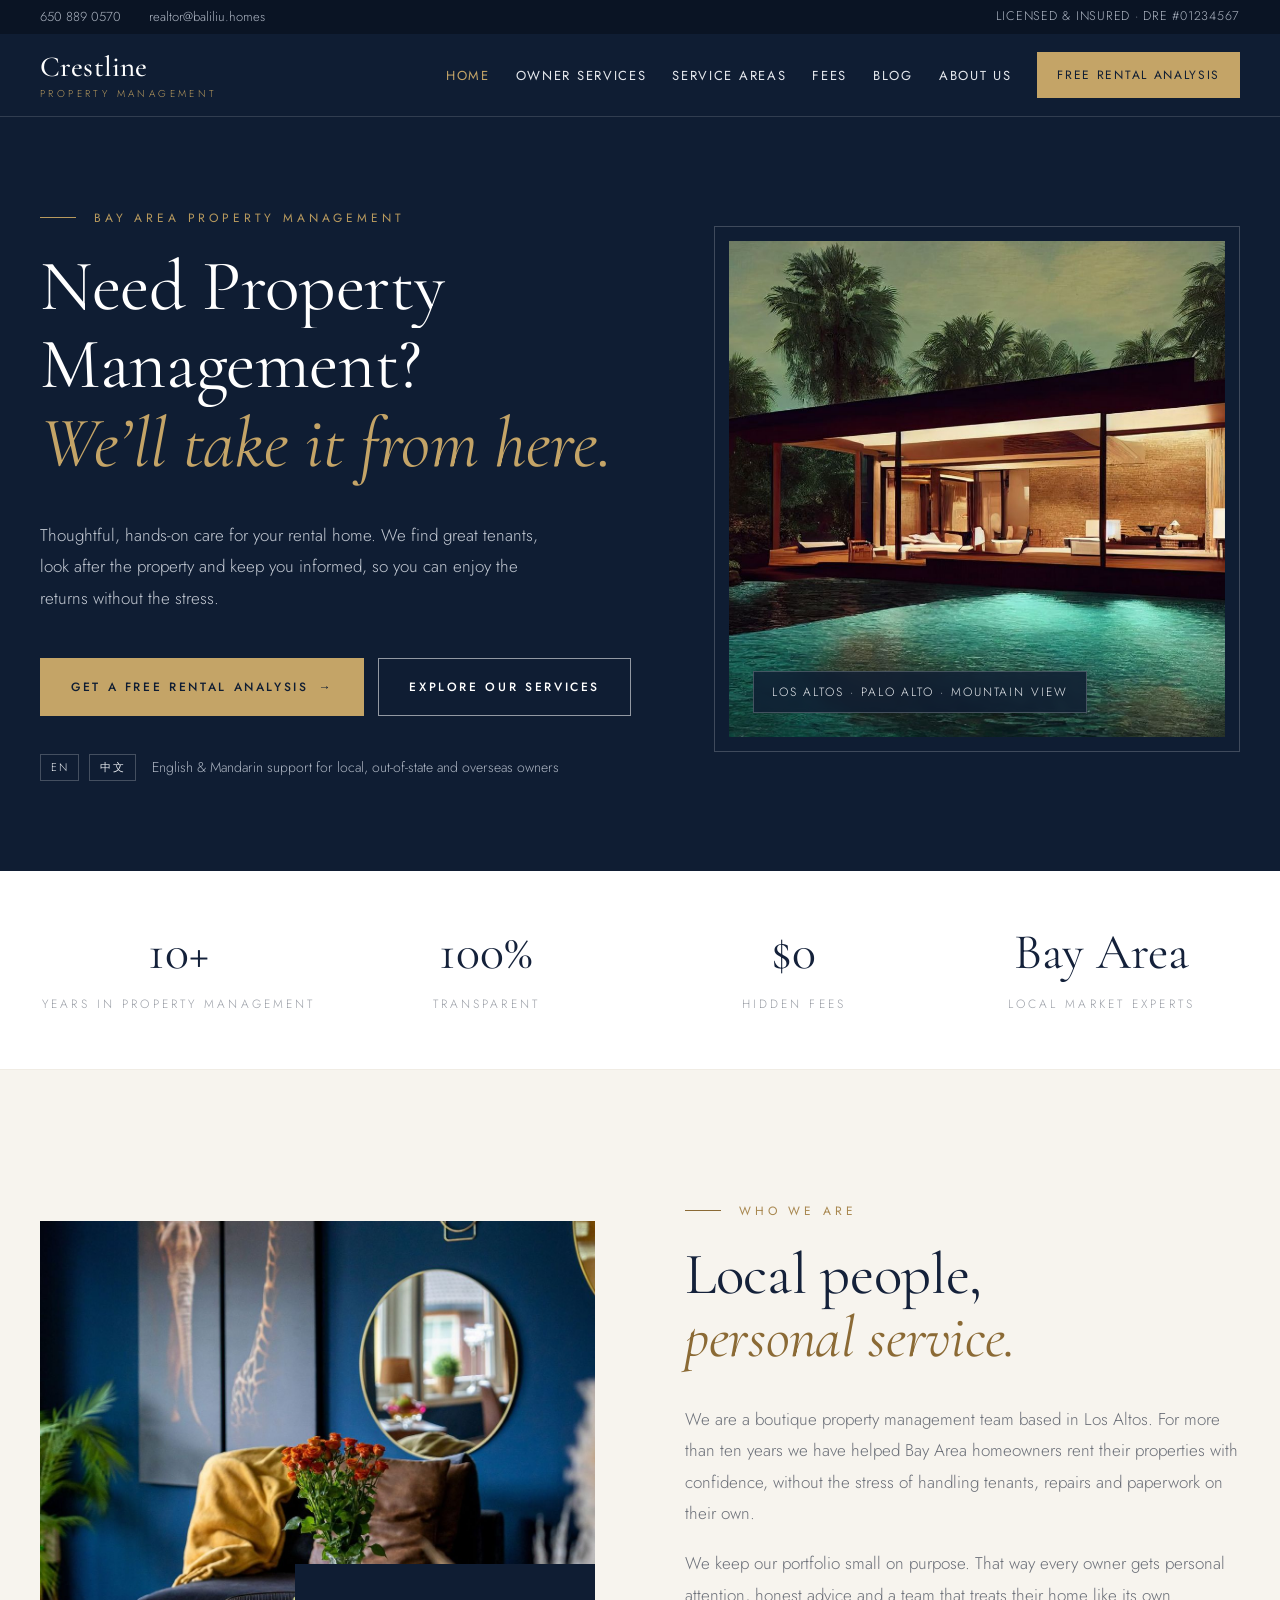
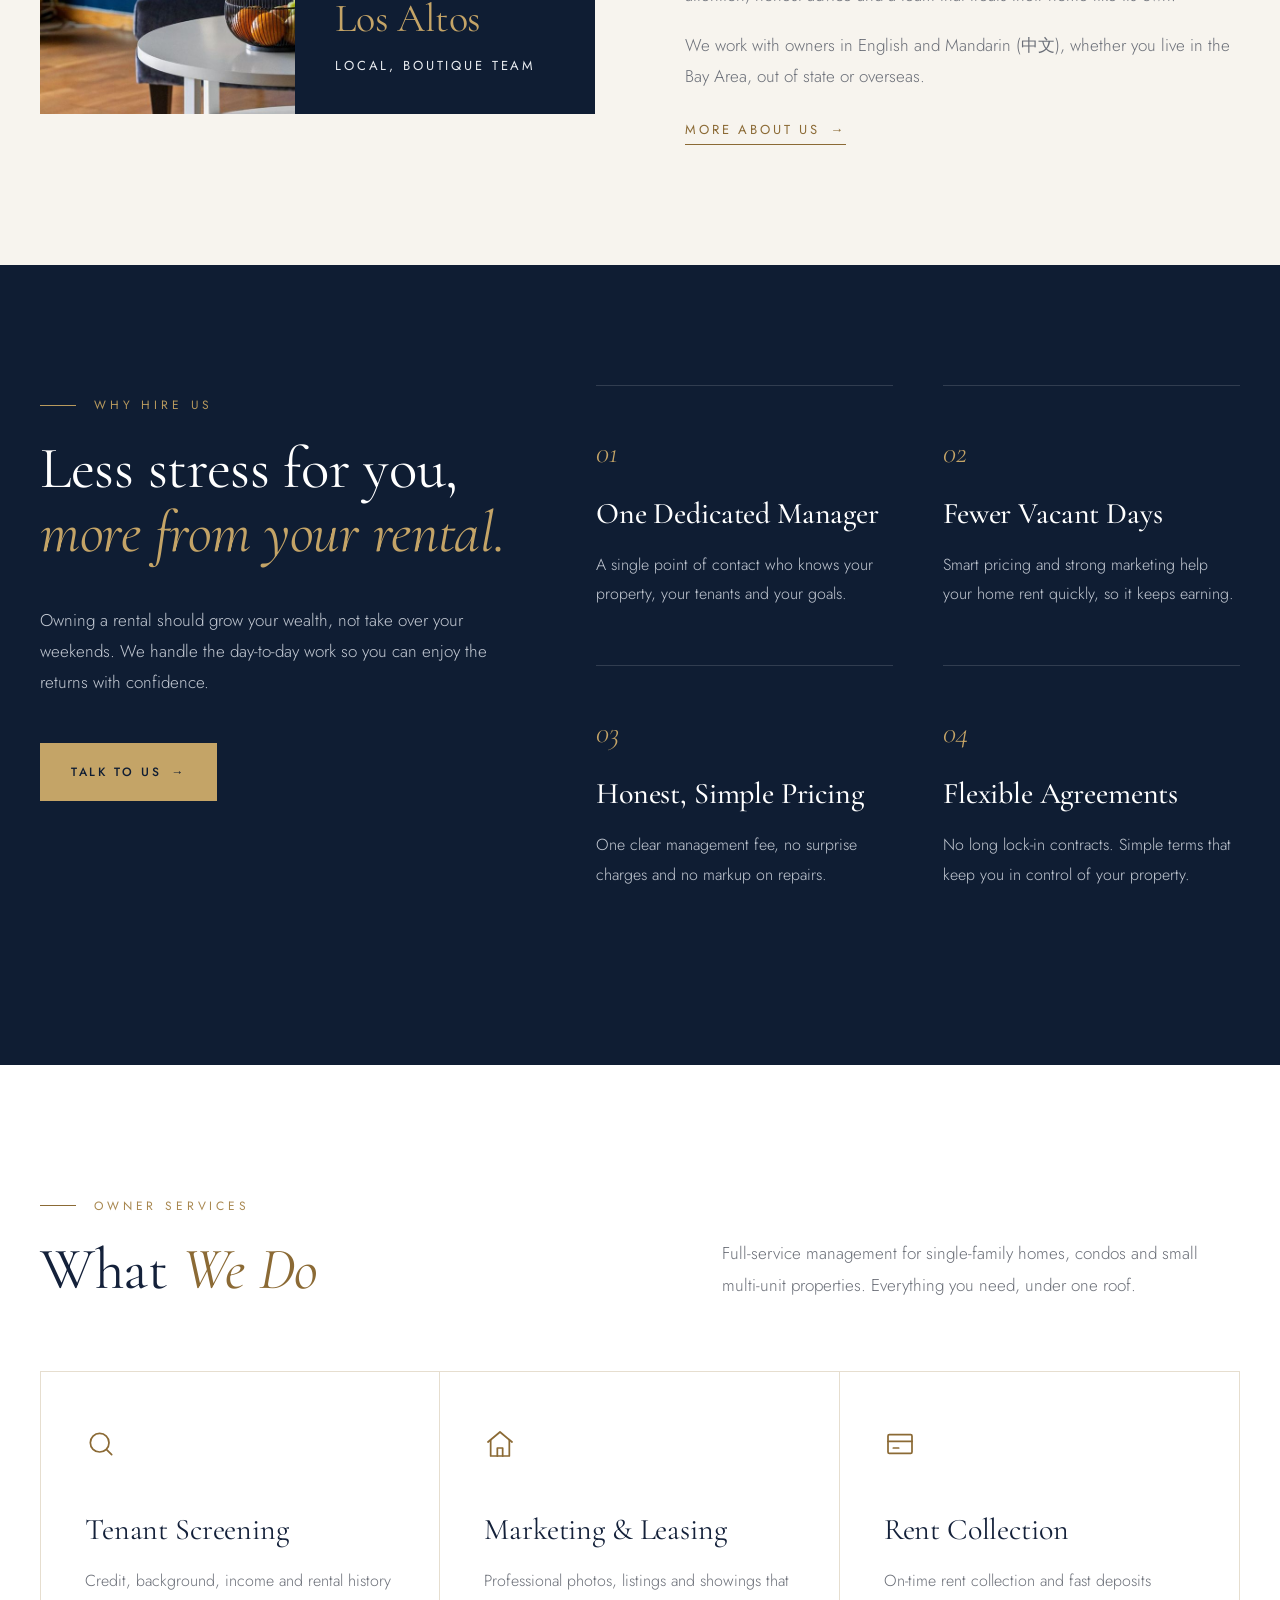
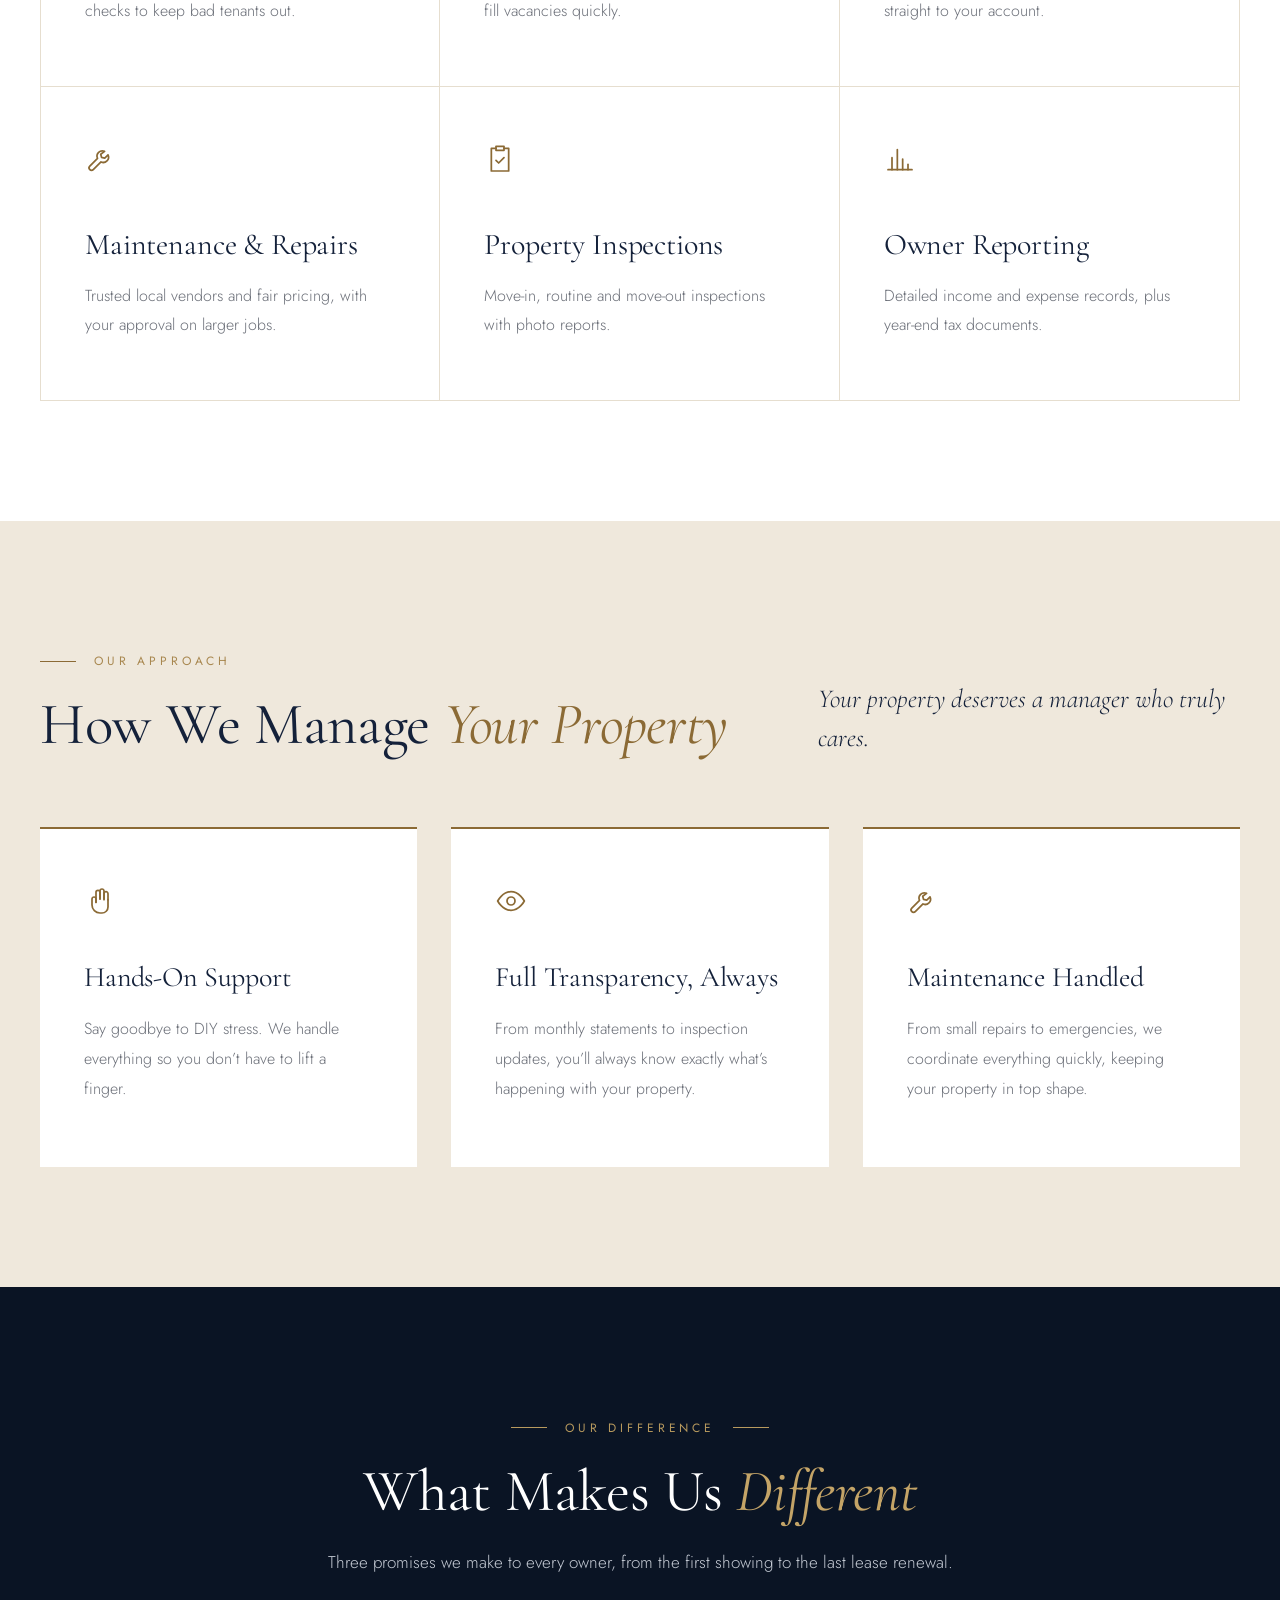
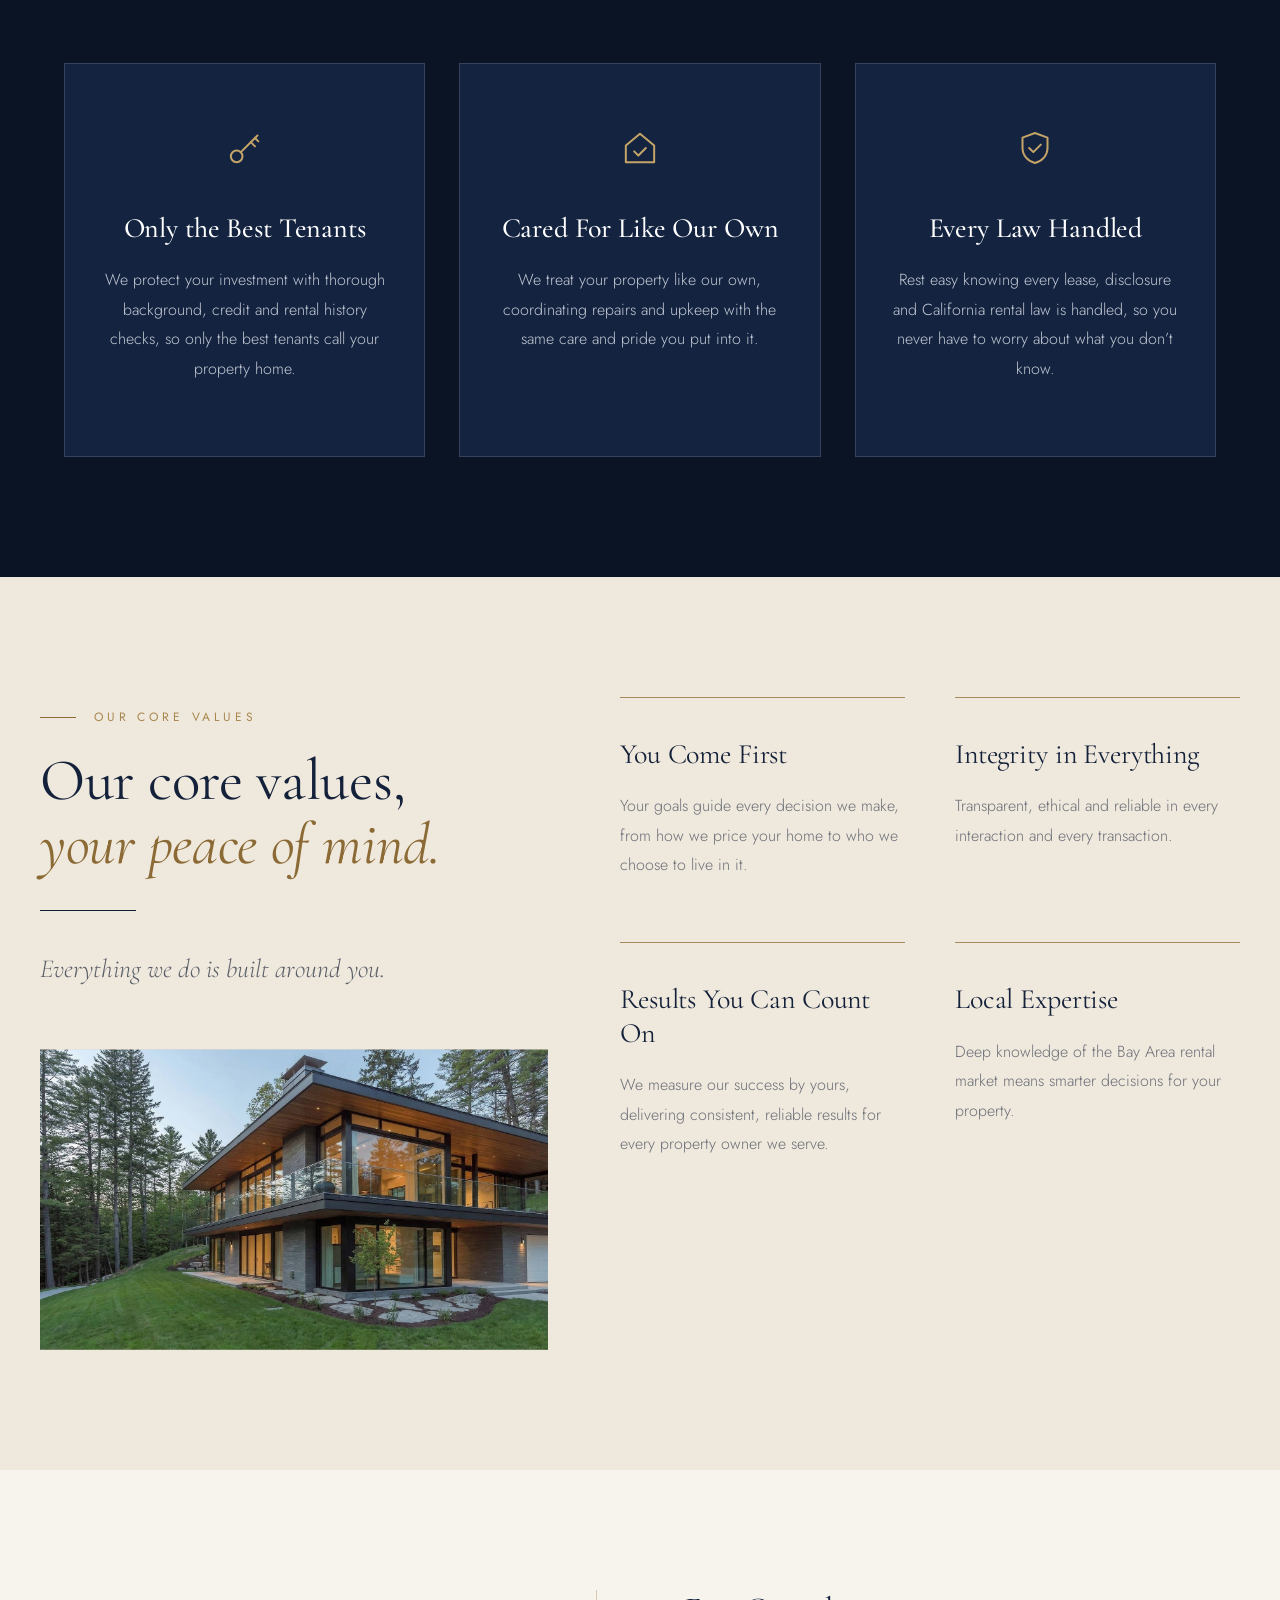
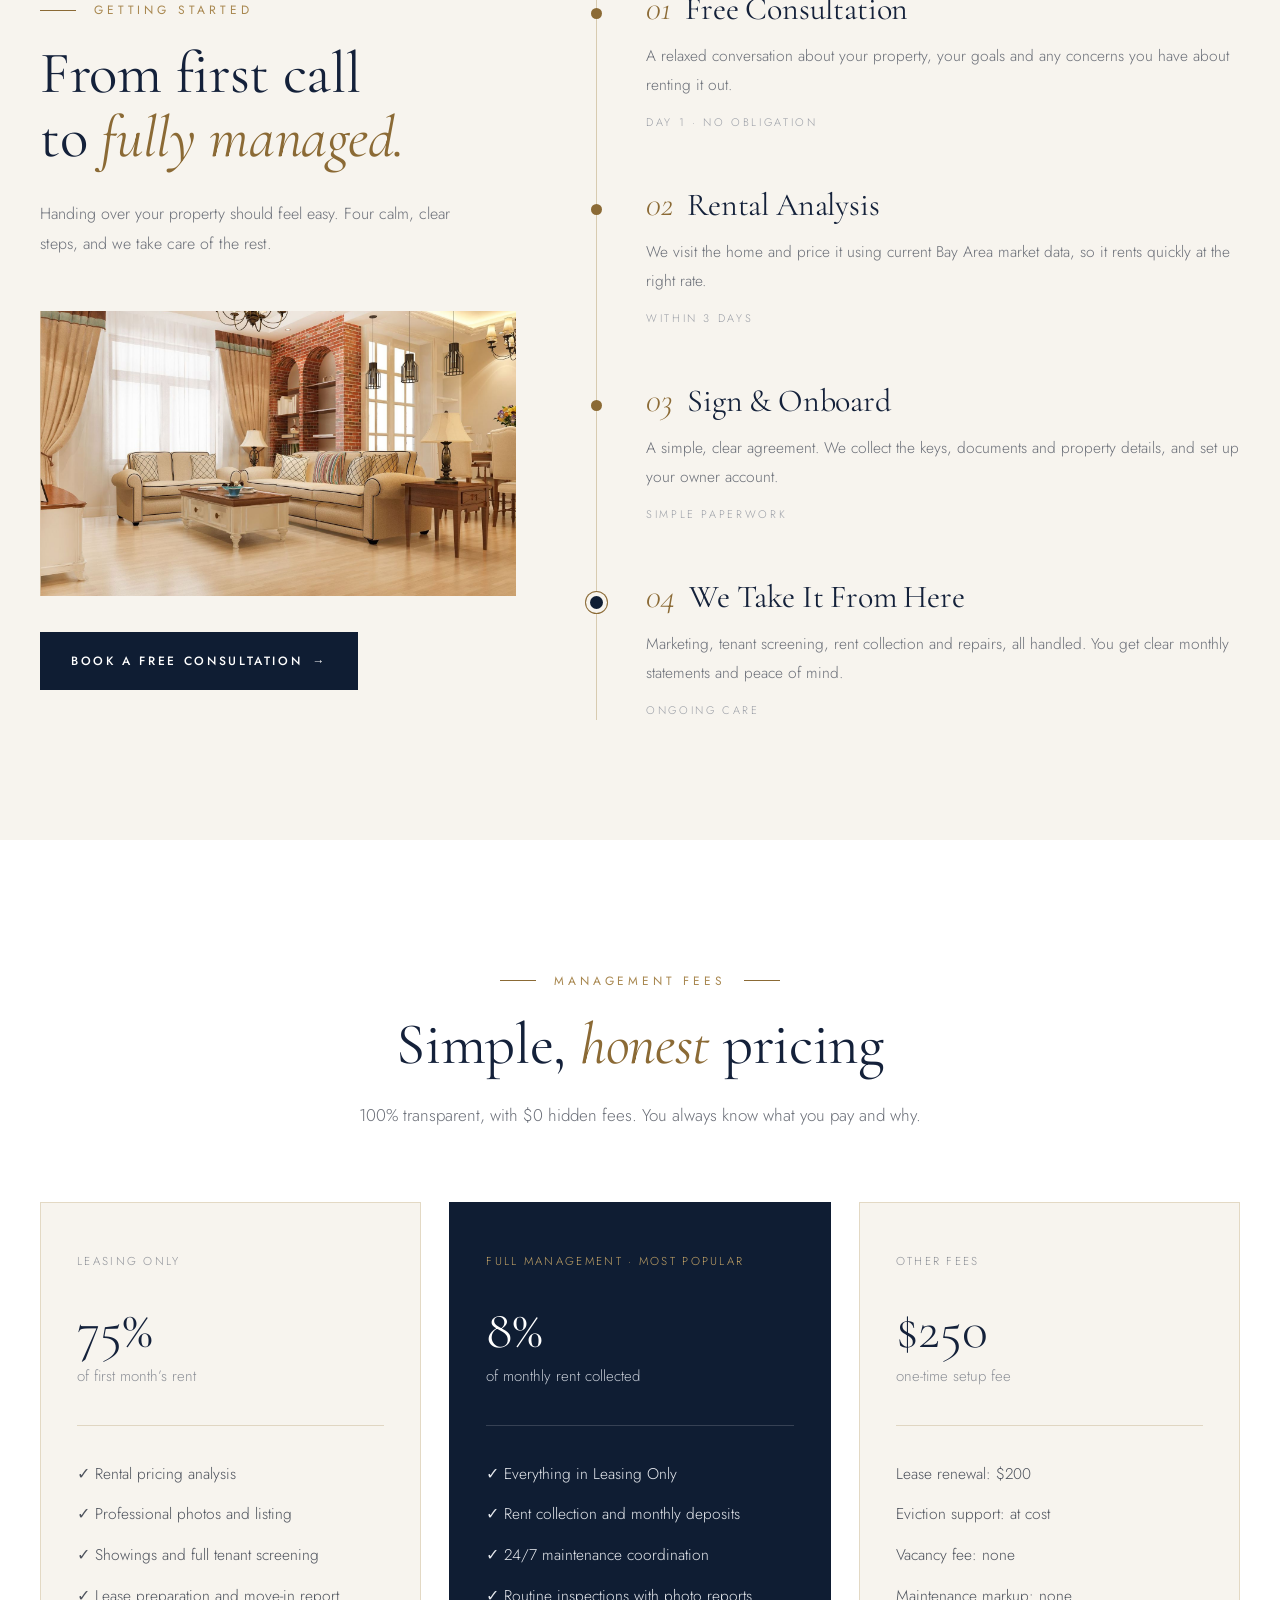
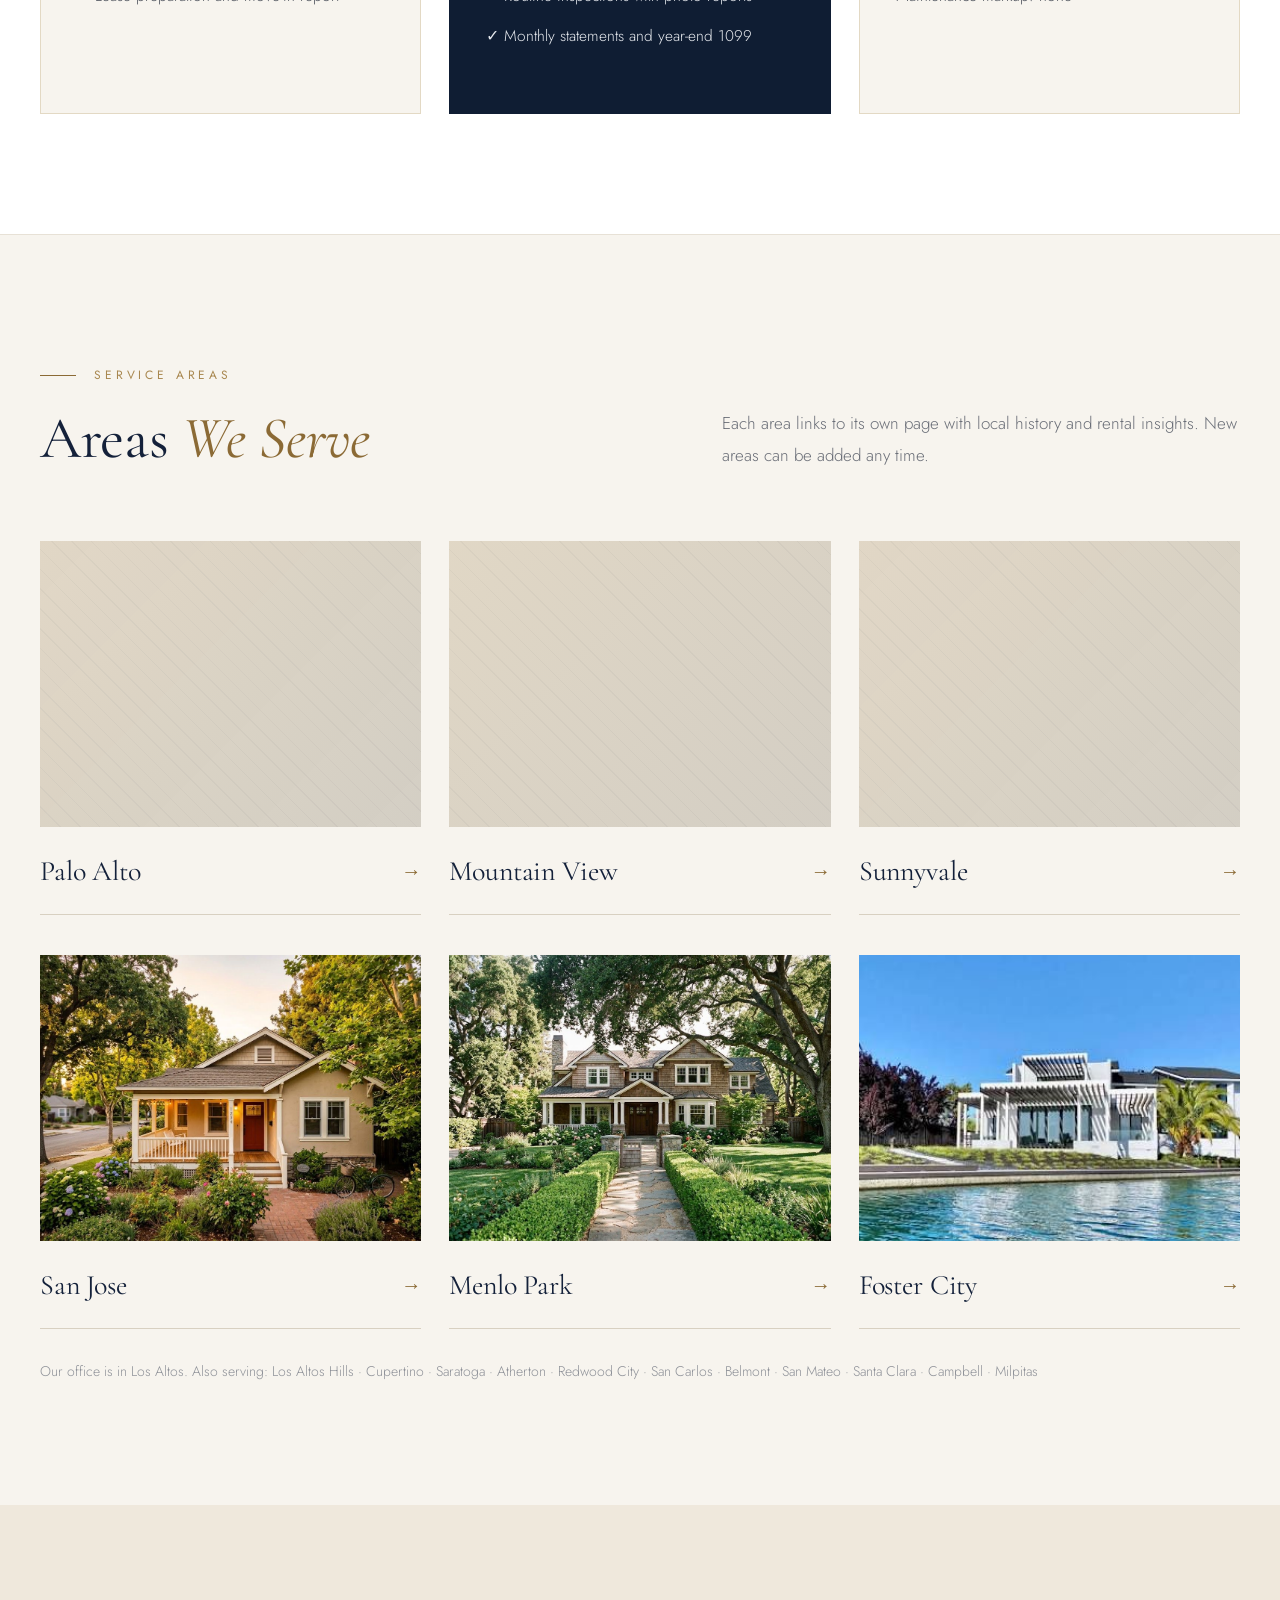
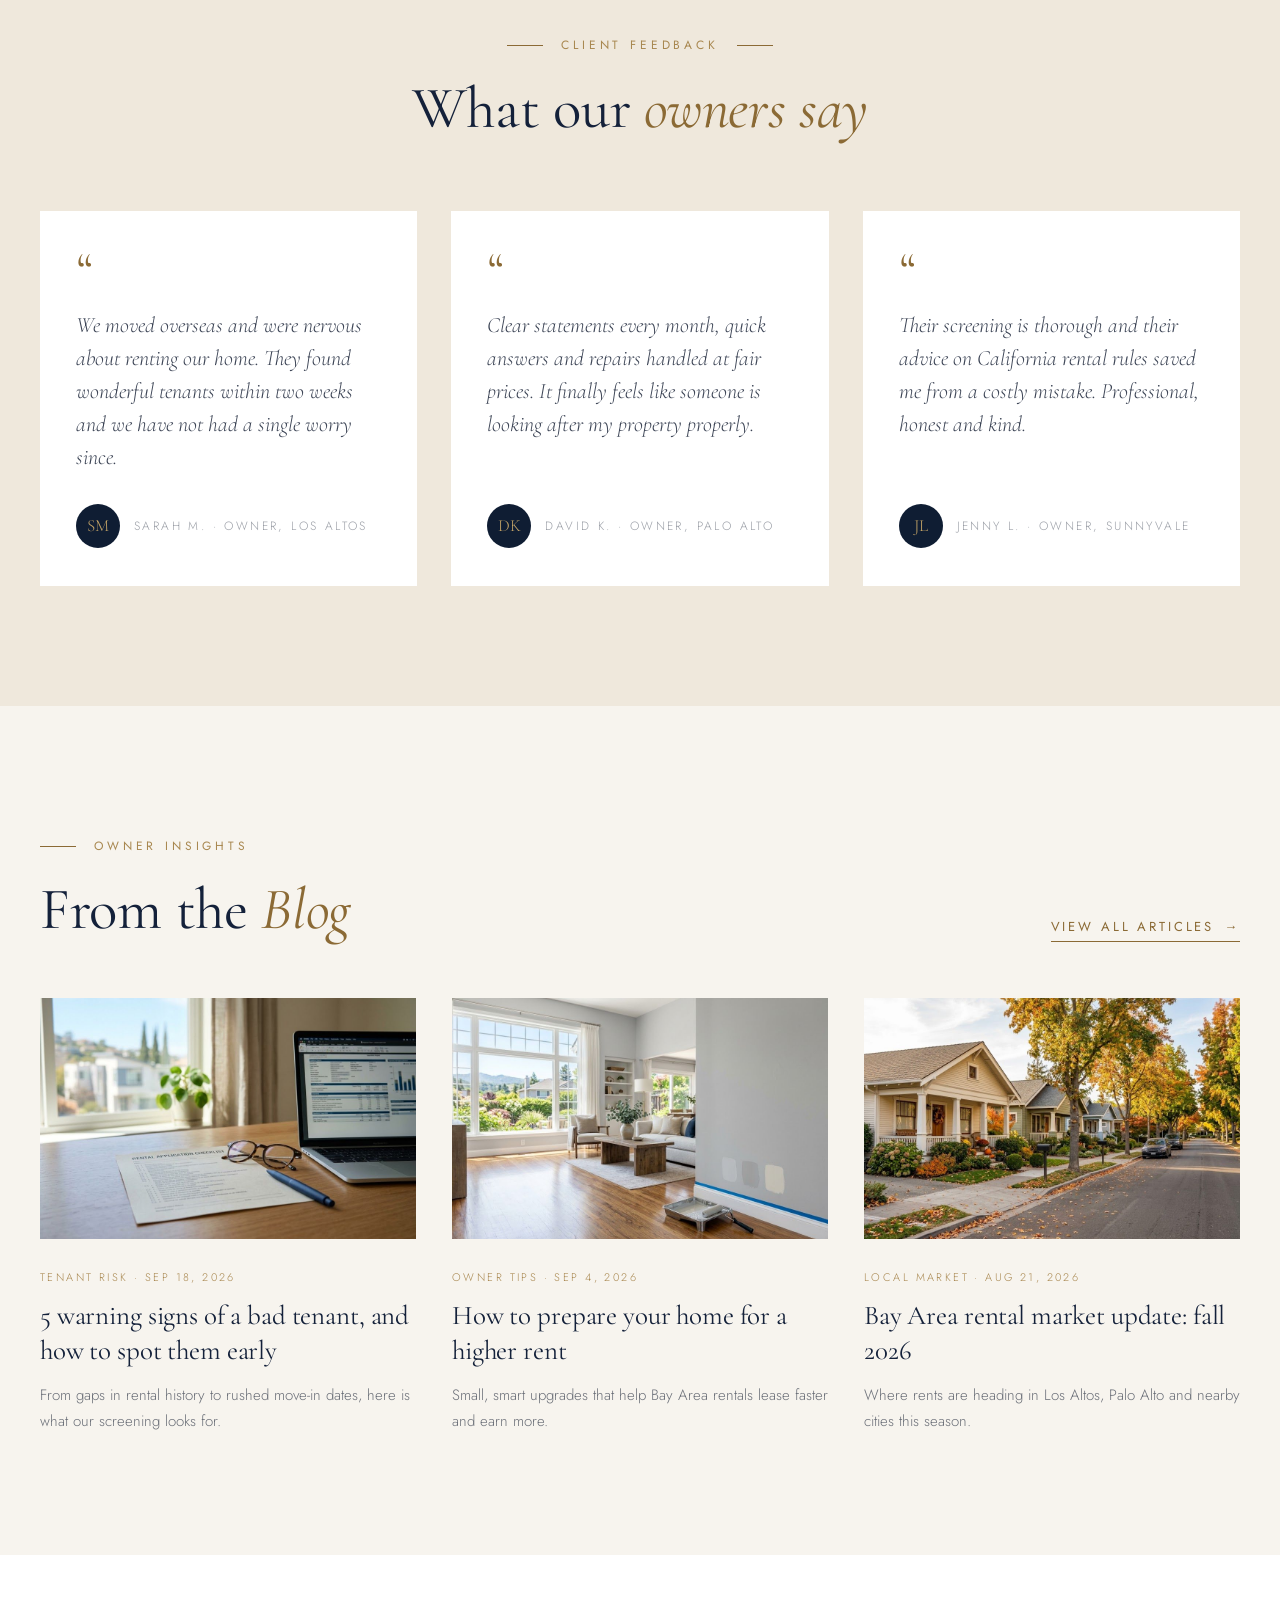
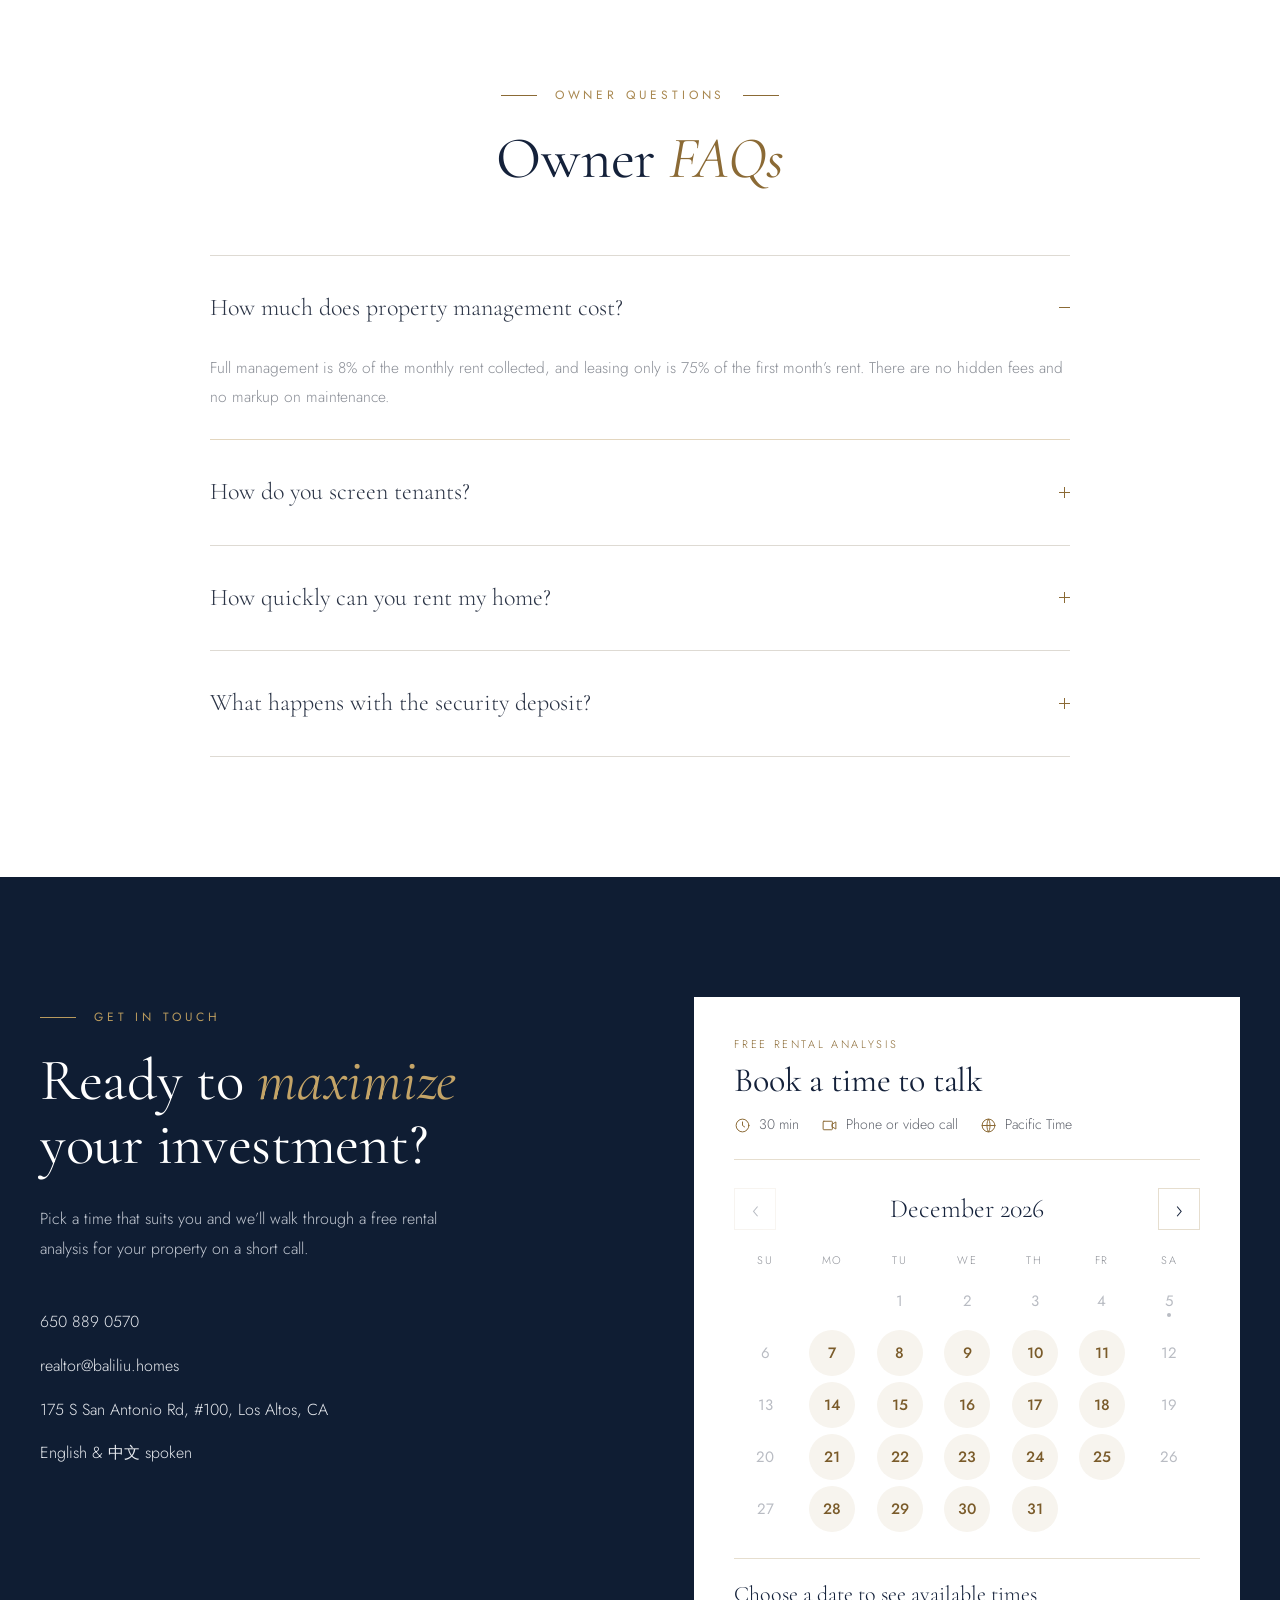
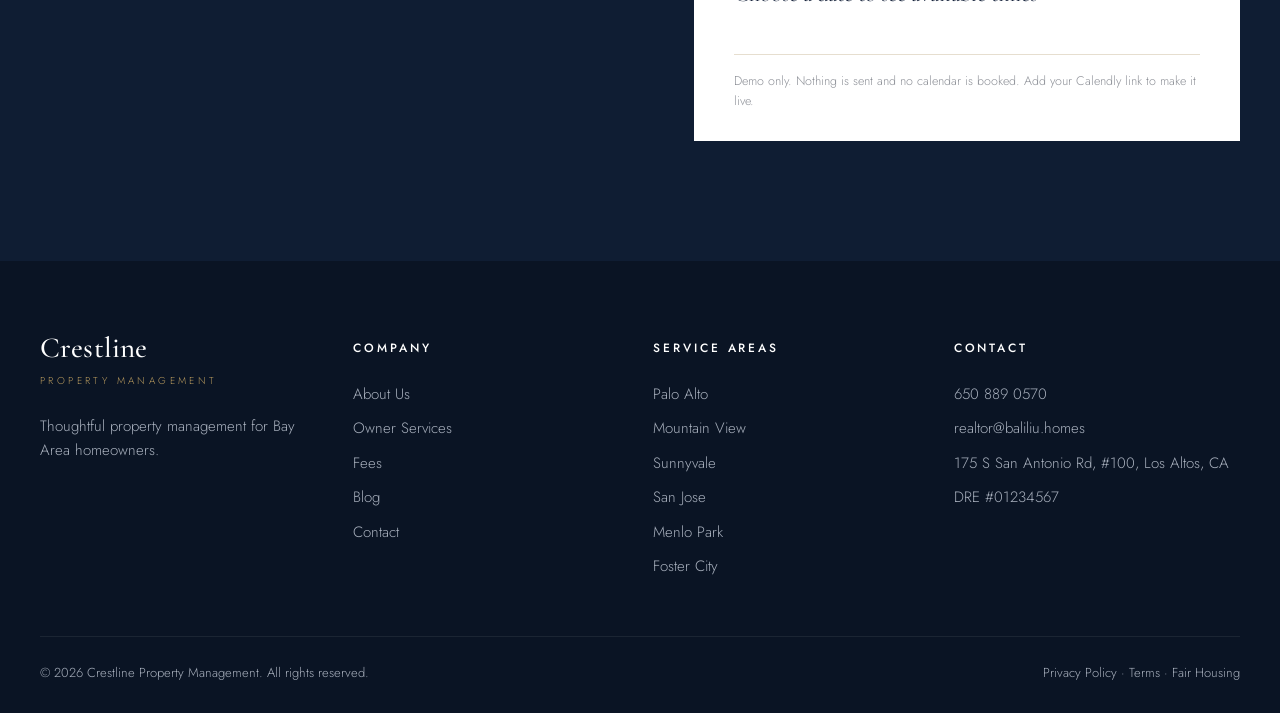
<file: index.html>
<!DOCTYPE html>
<html lang="en">
<head>
  <meta charset="UTF-8">
  <meta name="viewport" content="width=device-width, initial-scale=1">
  <title>Crestline Property Management | Bay Area Property Management</title>
  <meta name="description" content="Thoughtful, hands-on property management for Bay Area homeowners. Tenant screening, leasing, rent collection and maintenance in Los Altos, Palo Alto, Mountain View and Sunnyvale.">
  <link rel="preconnect" href="https://fonts.googleapis.com">
  <link rel="preconnect" href="https://fonts.gstatic.com" crossorigin>
  <link href="https://fonts.googleapis.com/css2?family=Cormorant+Garamond:ital,wght@0,400;0,500;1,400;1,500&family=Jost:wght@300;400;500&display=swap" rel="stylesheet">
  <link rel="stylesheet" href="assets/css/style.css?v=dda802c1">
  <script>document.documentElement.classList.add('js');</script>
</head>
<body>

<!-- Icon sprite (same icons as assets/icons/*.svg for Elementor upload) -->
<svg width="0" height="0" style="position:absolute" aria-hidden="true">
  <defs>
    <symbol id="i-image" viewBox="0 0 24 24" fill="none" stroke="currentColor" stroke-width="1.2" stroke-linecap="round" stroke-linejoin="round"><rect x="3" y="4" width="18" height="16" rx="1"/><circle cx="9" cy="10" r="2"/><path d="m21 16-5-5-9 9"/></symbol>
    <symbol id="i-search" viewBox="0 0 24 24" fill="none" stroke="currentColor" stroke-width="1.3" stroke-linecap="round" stroke-linejoin="round"><circle cx="11" cy="11" r="7"/><path d="m20 20-3.6-3.6"/></symbol>
    <symbol id="i-home" viewBox="0 0 24 24" fill="none" stroke="currentColor" stroke-width="1.3" stroke-linecap="round" stroke-linejoin="round"><path d="M3 10.5 12 3l9 7.5"/><path d="M5 9v12h14V9"/><path d="M10 21v-6h4v6"/></symbol>
    <symbol id="i-card" viewBox="0 0 24 24" fill="none" stroke="currentColor" stroke-width="1.3" stroke-linecap="round" stroke-linejoin="round"><rect x="3" y="5" width="18" height="14" rx="1"/><path d="M3 10h18"/><path d="M7 15h4"/></symbol>
    <symbol id="i-wrench" viewBox="0 0 24 24" fill="none" stroke="currentColor" stroke-width="1.3" stroke-linecap="round" stroke-linejoin="round"><path d="M14.7 6.3a4 4 0 0 0-5.3 5.3L3.6 17.4a1.8 1.8 0 0 0 2.6 2.6l5.8-5.8a4 4 0 0 0 5.3-5.3l-2.5 2.5-2.4-.6-.6-2.4z"/></symbol>
    <symbol id="i-clipboard" viewBox="0 0 24 24" fill="none" stroke="currentColor" stroke-width="1.3" stroke-linecap="round" stroke-linejoin="round"><path d="M9 4H5.5v17h13V4H15"/><rect x="9" y="2.5" width="6" height="3"/><path d="m9 13 2 2 4-4"/></symbol>
    <symbol id="i-chart" viewBox="0 0 24 24" fill="none" stroke="currentColor" stroke-width="1.3" stroke-linecap="round" stroke-linejoin="round"><path d="M3 20h18"/><path d="M6 20v-9"/><path d="M10 20V5"/><path d="M14 20v-8"/><path d="M18 20v-4"/></symbol>
    <symbol id="i-hand" viewBox="0 0 24 24" fill="none" stroke="currentColor" stroke-width="1.3" stroke-linecap="round" stroke-linejoin="round"><path d="M18 11V6.5a1.5 1.5 0 0 0-3 0V11"/><path d="M15 10.5V4.5a1.5 1.5 0 0 0-3 0v6"/><path d="M12 10.5V5.5a1.5 1.5 0 0 0-3 0V13"/><path d="M9 13v-2.5a1.5 1.5 0 0 0-3 0V15a6 6 0 0 0 6 6h1.5a4.5 4.5 0 0 0 4.5-4.5V11"/></symbol>
    <symbol id="i-eye" viewBox="0 0 24 24" fill="none" stroke="currentColor" stroke-width="1.3" stroke-linecap="round" stroke-linejoin="round"><path d="M2 12s3.6-7 10-7 10 7 10 7-3.6 7-10 7S2 12 2 12z"/><circle cx="12" cy="12" r="3"/></symbol>
    <symbol id="i-key" viewBox="0 0 24 24" fill="none" stroke="currentColor" stroke-width="1.2" stroke-linecap="round" stroke-linejoin="round"><circle cx="7" cy="17" r="3.5"/><path d="m9.5 14.5 10-10"/><path d="m15.5 8.5 2.5 2.5"/><path d="m18 6 2 2"/></symbol>
    <symbol id="i-house-check" viewBox="0 0 24 24" fill="none" stroke="currentColor" stroke-width="1.2" stroke-linecap="round" stroke-linejoin="round"><path d="M3.5 10.5 12 3.5l8.5 7V20.5h-17z"/><path d="m8.5 14 2.5 2.5 4.5-4.5"/></symbol>
    <symbol id="i-shield" viewBox="0 0 24 24" fill="none" stroke="currentColor" stroke-width="1.2" stroke-linecap="round" stroke-linejoin="round"><path d="M12 3 4.5 5.8V12c0 4.4 3.2 7.9 7.5 9 4.3-1.1 7.5-4.6 7.5-9V5.8z"/><path d="m8.5 12 2.5 2.5 4.5-4.5"/></symbol>
  </defs>
</svg>

<!-- ============ TOP BAR ============ -->
<div class="cl-topbar">
  <div class="cl-container">
    <div class="cl-topbar__left">
      <a href="tel:6508890570">650 889 0570</a>
      <a href="mailto:realtor@baliliu.homes">realtor@baliliu.homes</a>
    </div>
    <div class="cl-topbar__right">Licensed &amp; Insured · DRE #01234567</div>
  </div>
</div>

<!-- ============ HEADER ============ -->
<header class="cl-header" id="top">
  <div class="cl-container">
    <a href="#top" class="cl-logo" aria-label="Crestline Property Management home">
      <span class="cl-logo__name">Crestline</span>
      <span class="cl-logo__sub">Property Management</span>
    </a>
    <nav class="cl-nav" aria-label="Main">
      <ul class="cl-nav__list">
        <li><a href="#top" class="is-active">Home</a></li>
        <li><a href="#services">Owner Services</a></li>
        <li><a href="service-areas.html">Service Areas</a></li>
        <li><a href="#fees">Fees</a></li>
        <li><a href="#blog">Blog</a></li>
        <li><a href="#about">About Us</a></li>
      </ul>
      <a href="#contact" class="cl-btn cl-btn--gold">Free Rental Analysis</a>
    </nav>
    <button class="cl-burger" aria-label="Open menu" aria-expanded="false"><span></span><span></span><span></span></button>
  </div>
</header>

<main>

<!-- ============ HERO ============ -->
<section class="cl-hero">
  <div class="cl-container">
    <div class="cl-hero__copy">
      <div class="cl-eyebrow" data-reveal="fade">Bay Area Property Management</div>
      <h1 class="cl-h cl-h--light cl-h1">
        <span class="line"><span>Need Property</span></span>
        <span class="line"><span>Management?</span></span>
        <span class="line"><span><em>We’ll take it from here.</em></span></span>
      </h1>
      <p class="cl-lead" data-reveal style="--d:.45s">Thoughtful, hands-on care for your rental home. We find great tenants, look after the property and keep you informed, so you can enjoy the returns without the stress.</p>
      <div class="cl-hero__btns" data-reveal style="--d:.6s">
        <a href="#contact" class="cl-btn cl-btn--gold">Get a Free Rental Analysis <span class="arr">→</span></a>
        <a href="#services" class="cl-btn cl-btn--outline">Explore Our Services</a>
      </div>
      <p class="cl-hero__lang" data-reveal style="--d:.75s"><span class="cl-hero__langtag">EN</span><span class="cl-hero__langtag">中文</span>English &amp; Mandarin support for local, out-of-state and overseas owners</p>
    </div>
    <div class="cl-hero__frame" data-reveal="fade" style="--d:.2s">
      <div class="cl-ph cl-ph--dark" data-img="home-hero" data-reveal="wipe" style="--d:.3s"><!--img--><img class="cl-ph__img cl-ph__img--parallax cl-parallax" src="assets/images/home-hero.jpg" alt="Modern glass-walled home glowing at dusk beside a pool" style="object-position:74% 50%" data-speed="0.06" fetchpriority="high" decoding="async"><!--/img--></div>
      <div class="cl-hero__tag" data-reveal style="--d:.9s">Los Altos · Palo Alto · Mountain View</div>
    </div>
  </div>
</section>

<!-- ============ STATS ============ -->
<section class="cl-stats">
  <div class="cl-container">
    <div class="cl-stat" data-reveal>
      <div class="cl-stat__num"><span data-count="10">10</span>+</div>
      <div class="cl-stat__label">Years in Property Management</div>
    </div>
    <div class="cl-stat" data-reveal style="--d:.12s">
      <div class="cl-stat__num"><span data-count="100">100</span>%</div>
      <div class="cl-stat__label">Transparent</div>
    </div>
    <div class="cl-stat" data-reveal style="--d:.24s">
      <div class="cl-stat__num">$<span data-count="0">0</span></div>
      <div class="cl-stat__label">Hidden Fees</div>
    </div>
    <div class="cl-stat" data-reveal style="--d:.36s">
      <div class="cl-stat__num">Bay Area</div>
      <div class="cl-stat__label">Local Market Experts</div>
    </div>
  </div>
</section>

<!-- ============ ABOUT ============ -->
<section class="cl-section bg-cream cl-about" id="about">
  <div class="cl-container cl-split">
    <div class="cl-about__media" data-reveal="left">
      <div class="cl-ph cl-zoom" data-img="home-about"><!--img--><img class="cl-ph__img" src="assets/images/home-about.jpg" alt="Styled living room with a navy wall, brass mirror and mustard throw" style="object-position:50% 40%" loading="lazy" decoding="async"><!--/img--></div>
      <div class="cl-about__badge" data-reveal style="--d:.35s">
        <div class="cl-h">Los Altos</div>
        <span>Local, Boutique Team</span>
      </div>
    </div>
    <div class="cl-about__copy">
      <div class="cl-eyebrow" data-reveal>Who We Are</div>
      <h2 class="cl-h cl-h2" data-reveal style="--d:.1s">Local people,<br><em>personal service.</em></h2>
      <div data-reveal style="--d:.2s">
        <p>We are a boutique property management team based in Los Altos. For more than ten years we have helped Bay Area homeowners rent their properties with confidence, without the stress of handling tenants, repairs and paperwork on their own.</p>
        <p>We keep our portfolio small on purpose. That way every owner gets personal attention, honest advice and a team that treats their home like its own.</p>
        <p>We work with owners in English and Mandarin (中文), whether you live in the Bay Area, out of state or overseas.</p>
      </div>
      <a href="#about" class="cl-link" data-reveal style="--d:.3s">More About Us <span class="arr">→</span></a>
    </div>
  </div>
</section>

<!-- ============ WHY HIRE US ============ -->
<section class="cl-section bg-navy cl-why">
  <div class="cl-container cl-split">
    <div>
      <div class="cl-eyebrow" data-reveal>Why Hire Us</div>
      <h2 class="cl-h cl-h--light cl-h2" data-reveal style="--d:.1s">Less stress for you, <em>more from your rental.</em></h2>
      <p class="cl-lead" data-reveal style="--d:.2s">Owning a rental should grow your wealth, not take over your weekends. We handle the day-to-day work so you can enjoy the returns with confidence.</p>
      <a href="#contact" class="cl-btn cl-btn--gold" data-reveal style="--d:.3s">Talk to Us <span class="arr">→</span></a>
    </div>
    <div class="cl-why__grid">
      <div class="cl-why__item" data-reveal>
        <span class="cl-num">01</span>
        <h3 class="cl-h cl-h3">One Dedicated Manager</h3>
        <p>A single point of contact who knows your property, your tenants and your goals.</p>
      </div>
      <div class="cl-why__item" data-reveal style="--d:.12s">
        <span class="cl-num">02</span>
        <h3 class="cl-h cl-h3">Fewer Vacant Days</h3>
        <p>Smart pricing and strong marketing help your home rent quickly, so it keeps earning.</p>
      </div>
      <div class="cl-why__item" data-reveal style="--d:.24s">
        <span class="cl-num">03</span>
        <h3 class="cl-h cl-h3">Honest, Simple Pricing</h3>
        <p>One clear management fee, no surprise charges and no markup on repairs.</p>
      </div>
      <div class="cl-why__item" data-reveal style="--d:.36s">
        <span class="cl-num">04</span>
        <h3 class="cl-h cl-h3">Flexible Agreements</h3>
        <p>No long lock-in contracts. Simple terms that keep you in control of your property.</p>
      </div>
    </div>
  </div>
</section>

<!-- ============ WHAT WE DO ============ -->
<section class="cl-section bg-white" id="services">
  <div class="cl-container">
    <div class="cl-head">
      <div>
        <div class="cl-eyebrow" data-reveal>Owner Services</div>
        <h2 class="cl-h cl-h2" data-reveal style="--d:.1s">What <em>We Do</em></h2>
      </div>
      <p class="cl-head__aside" data-reveal style="--d:.2s">Full-service management for single-family homes, condos and small multi-unit properties. Everything you need, under one roof.</p>
    </div>
    <div class="cl-services">
      <div class="cl-service" data-reveal>
        <div class="cl-icon"><svg><use href="#i-search"/></svg></div>
        <h3 class="cl-h cl-h3">Tenant Screening</h3>
        <p>Credit, background, income and rental history checks to keep bad tenants out.</p>
      </div>
      <div class="cl-service" data-reveal style="--d:.1s">
        <div class="cl-icon"><svg><use href="#i-home"/></svg></div>
        <h3 class="cl-h cl-h3">Marketing &amp; Leasing</h3>
        <p>Professional photos, listings and showings that fill vacancies quickly.</p>
      </div>
      <div class="cl-service" data-reveal style="--d:.2s">
        <div class="cl-icon"><svg><use href="#i-card"/></svg></div>
        <h3 class="cl-h cl-h3">Rent Collection</h3>
        <p>On-time rent collection and fast deposits straight to your account.</p>
      </div>
      <div class="cl-service" data-reveal style="--d:.3s">
        <div class="cl-icon"><svg><use href="#i-wrench"/></svg></div>
        <h3 class="cl-h cl-h3">Maintenance &amp; Repairs</h3>
        <p>Trusted local vendors and fair pricing, with your approval on larger jobs.</p>
      </div>
      <div class="cl-service" data-reveal style="--d:.4s">
        <div class="cl-icon"><svg><use href="#i-clipboard"/></svg></div>
        <h3 class="cl-h cl-h3">Property Inspections</h3>
        <p>Move-in, routine and move-out inspections with photo reports.</p>
      </div>
      <div class="cl-service" data-reveal style="--d:.5s">
        <div class="cl-icon"><svg><use href="#i-chart"/></svg></div>
        <h3 class="cl-h cl-h3">Owner Reporting</h3>
        <p>Detailed income and expense records, plus year-end tax documents.</p>
      </div>
    </div>
  </div>
</section>

<!-- ============ OUR APPROACH ============ -->
<section class="cl-section bg-sand">
  <div class="cl-container">
    <div class="cl-head cl-head--wide">
      <div>
        <div class="cl-eyebrow" data-reveal>Our Approach</div>
        <h2 class="cl-h cl-h2" data-reveal style="--d:.1s">How We Manage <em>Your Property</em></h2>
      </div>
      <p class="cl-head__quote" data-reveal style="--d:.2s">Your property deserves a manager who truly cares.</p>
    </div>
    <div class="cl-cards">
      <div class="cl-card cl-card--top" data-reveal>
        <div class="cl-icon"><svg><use href="#i-hand"/></svg></div>
        <h3 class="cl-h cl-h3">Hands-On Support</h3>
        <p>Say goodbye to DIY stress. We handle everything so you don’t have to lift a finger.</p>
      </div>
      <div class="cl-card cl-card--top" data-reveal style="--d:.12s">
        <div class="cl-icon"><svg><use href="#i-eye"/></svg></div>
        <h3 class="cl-h cl-h3">Full Transparency, Always</h3>
        <p>From monthly statements to inspection updates, you’ll always know exactly what’s happening with your property.</p>
      </div>
      <div class="cl-card cl-card--top" data-reveal style="--d:.24s">
        <div class="cl-icon"><svg><use href="#i-wrench"/></svg></div>
        <h3 class="cl-h cl-h3">Maintenance Handled</h3>
        <p>From small repairs to emergencies, we coordinate everything quickly, keeping your property in top shape.</p>
      </div>
    </div>
  </div>
</section>

<!-- ============ OUR DIFFERENCE ============ -->
<section class="cl-section bg-deep cl-diff">
  <div class="cl-container">
    <div class="cl-head cl-head--center" style="margin-bottom:84px">
      <div class="cl-eyebrow cl-eyebrow--center" data-reveal>Our Difference</div>
      <h2 class="cl-h cl-h--light cl-h2" data-reveal style="--d:.1s">What Makes Us <em>Different</em></h2>
      <p class="cl-sub" data-reveal style="--d:.2s">Three promises we make to every owner, from the first showing to the last lease renewal.</p>
    </div>
    <div class="cl-cards">
      <div class="cl-card cl-card--dark" data-reveal>
        <div class="cl-icon"><svg><use href="#i-key"/></svg></div>
        <h3 class="cl-h cl-h3">Only the Best Tenants</h3>
        <p>We protect your investment with thorough background, credit and rental history checks, so only the best tenants call your property home.</p>
      </div>
      <div class="cl-card cl-card--dark" data-reveal style="--d:.12s">
        <div class="cl-icon"><svg><use href="#i-house-check"/></svg></div>
        <h3 class="cl-h cl-h3">Cared For Like Our Own</h3>
        <p>We treat your property like our own, coordinating repairs and upkeep with the same care and pride you put into it.</p>
      </div>
      <div class="cl-card cl-card--dark" data-reveal style="--d:.24s">
        <div class="cl-icon"><svg><use href="#i-shield"/></svg></div>
        <h3 class="cl-h cl-h3">Every Law Handled</h3>
        <p>Rest easy knowing every lease, disclosure and California rental law is handled, so you never have to worry about what you don’t know.</p>
      </div>
    </div>
  </div>
</section>

<!-- ============ CORE VALUES ============ -->
<section class="cl-section bg-sand cl-values">
  <div class="cl-container cl-split">
    <div>
      <div class="cl-eyebrow" data-reveal>Our Core Values</div>
      <h2 class="cl-h cl-h2" data-reveal style="--d:.1s">Our core values,<br><em>your peace of mind.</em></h2>
      <div class="cl-rule" data-reveal style="--d:.2s"></div>
      <p class="cl-values__sub" data-reveal style="--d:.25s">Everything we do is built around you.</p>
      <div class="cl-ph cl-zoom" data-img="home-values" data-reveal="wipe" style="--d:.2s"><!--img--><img class="cl-ph__img" src="assets/images/home-values.jpg" alt="Modern two-storey home with a glass balcony among tall pines" loading="lazy" decoding="async"><!--/img--></div>
    </div>
    <div class="cl-values__grid">
      <div class="cl-value" data-reveal>
        <h3 class="cl-h cl-h3">You Come First</h3>
        <p>Your goals guide every decision we make, from how we price your home to who we choose to live in it.</p>
      </div>
      <div class="cl-value" data-reveal style="--d:.12s">
        <h3 class="cl-h cl-h3">Integrity in Everything</h3>
        <p>Transparent, ethical and reliable in every interaction and every transaction.</p>
      </div>
      <div class="cl-value" data-reveal style="--d:.24s">
        <h3 class="cl-h cl-h3">Results You Can Count On</h3>
        <p>We measure our success by yours, delivering consistent, reliable results for every property owner we serve.</p>
      </div>
      <div class="cl-value" data-reveal style="--d:.36s">
        <h3 class="cl-h cl-h3">Local Expertise</h3>
        <p>Deep knowledge of the Bay Area rental market means smarter decisions for your property.</p>
      </div>
    </div>
  </div>
</section>

<!-- ============ GETTING STARTED ============ -->
<section class="cl-section bg-cream cl-process">
  <div class="cl-container cl-split">
    <div>
      <div class="cl-eyebrow" data-reveal>Getting Started</div>
      <h2 class="cl-h cl-h2" data-reveal style="--d:.1s">From first call<br>to <em>fully managed.</em></h2>
      <p class="cl-process__intro" data-reveal style="--d:.2s">Handing over your property should feel easy. Four calm, clear steps, and we take care of the rest.</p>
      <div class="cl-ph cl-zoom" data-img="home-process" data-reveal="wipe" style="--d:.2s"><!--img--><img class="cl-ph__img" src="assets/images/home-process.jpg" alt="Bright living room with cream sofas and a brick archway" loading="lazy" decoding="async"><!--/img--></div>
      <a href="#contact" class="cl-btn cl-btn--navy" data-reveal>Book a Free Consultation <span class="arr">→</span></a>
    </div>
    <div class="cl-timeline">
      <span class="cl-timeline__track"></span>
      <span class="cl-timeline__fill"></span>
      <div class="cl-step" data-reveal="right">
        <div class="cl-step__title"><span class="cl-num">01</span><h3 class="cl-h cl-h3">Free Consultation</h3></div>
        <p>A relaxed conversation about your property, your goals and any concerns you have about renting it out.</p>
        <div class="cl-meta">Day 1 · No obligation</div>
      </div>
      <div class="cl-step" data-reveal="right" style="--d:.1s">
        <div class="cl-step__title"><span class="cl-num">02</span><h3 class="cl-h cl-h3">Rental Analysis</h3></div>
        <p>We visit the home and price it using current Bay Area market data, so it rents quickly at the right rate.</p>
        <div class="cl-meta">Within 3 days</div>
      </div>
      <div class="cl-step" data-reveal="right" style="--d:.2s">
        <div class="cl-step__title"><span class="cl-num">03</span><h3 class="cl-h cl-h3">Sign &amp; Onboard</h3></div>
        <p>A simple, clear agreement. We collect the keys, documents and property details, and set up your owner account.</p>
        <div class="cl-meta">Simple paperwork</div>
      </div>
      <div class="cl-step cl-step--last" data-reveal="right" style="--d:.3s">
        <div class="cl-step__title"><span class="cl-num">04</span><h3 class="cl-h cl-h3">We Take It From Here</h3></div>
        <p>Marketing, tenant screening, rent collection and repairs, all handled. You get clear monthly statements and peace of mind.</p>
        <div class="cl-meta">Ongoing care</div>
      </div>
    </div>
  </div>
</section>

<!-- ============ PRICING ============ -->
<section class="cl-section bg-white" id="fees">
  <div class="cl-container">
    <div class="cl-head cl-head--center">
      <div class="cl-eyebrow cl-eyebrow--center" data-reveal>Management Fees</div>
      <h2 class="cl-h cl-h2" data-reveal style="--d:.1s">Simple, <em>honest</em> pricing</h2>
      <p class="cl-sub" data-reveal style="--d:.2s">100% transparent, with $0 hidden fees. You always know what you pay and why.</p>
    </div>
    <div class="cl-prices">
      <div class="cl-price" data-reveal>
        <div class="cl-price__label">Leasing Only</div>
        <div class="cl-price__amount">75%</div>
        <div class="cl-price__unit">of first month’s rent</div>
        <ul class="cl-price__list">
          <li>✓ Rental pricing analysis</li>
          <li>✓ Professional photos and listing</li>
          <li>✓ Showings and full tenant screening</li>
          <li>✓ Lease preparation and move-in report</li>
        </ul>
      </div>
      <div class="cl-price cl-price--featured" data-reveal style="--d:.12s">
        <div class="cl-price__label">Full Management · Most Popular</div>
        <div class="cl-price__amount">8%</div>
        <div class="cl-price__unit">of monthly rent collected</div>
        <ul class="cl-price__list">
          <li>✓ Everything in Leasing Only</li>
          <li>✓ Rent collection and monthly deposits</li>
          <li>✓ 24/7 maintenance coordination</li>
          <li>✓ Routine inspections with photo reports</li>
          <li>✓ Monthly statements and year-end 1099</li>
        </ul>
      </div>
      <div class="cl-price" data-reveal style="--d:.24s">
        <div class="cl-price__label">Other Fees</div>
        <div class="cl-price__amount">$250</div>
        <div class="cl-price__unit">one-time setup fee</div>
        <ul class="cl-price__list">
          <li>Lease renewal: $200</li>
          <li>Eviction support: at cost</li>
          <li>Vacancy fee: none</li>
          <li>Maintenance markup: none</li>
        </ul>
      </div>
    </div>
  </div>
</section>

<!-- ============ SERVICE AREAS ============ -->
<section class="cl-section bg-cream cl-areas-sec" id="areas">
  <div class="cl-container">
    <div class="cl-head">
      <div>
        <div class="cl-eyebrow" data-reveal>Service Areas</div>
        <h2 class="cl-h cl-h2" data-reveal style="--d:.1s">Areas <em>We Serve</em></h2>
      </div>
      <p class="cl-head__aside" data-reveal style="--d:.2s">Each area links to its own page with local history and rental insights. New areas can be added any time.</p>
    </div>
    <div class="cl-areas cl-areas--6">
      <a href="palo-alto.html" class="cl-area cl-zoom" data-reveal>
        <div class="cl-ph cl-ph--sm" data-img="city-palo-alto"><!--img--><img class="cl-ph__img" src="assets/images/city-palo-alto.jpg" alt="Palo Alto rental home" loading="lazy" decoding="async"><!--/img--></div>
        <div class="cl-area__row"><h3 class="cl-h cl-h3">Palo Alto</h3><span class="arr">→</span></div>
      </a>
      <a href="service-areas.html#cities" class="cl-area cl-zoom" data-reveal style="--d:.1s">
        <div class="cl-ph cl-ph--sm" data-img="city-mountain-view"><!--img--><img class="cl-ph__img" src="assets/images/city-mountain-view.jpg" alt="Mountain View rental home" loading="lazy" decoding="async"><!--/img--></div>
        <div class="cl-area__row"><h3 class="cl-h cl-h3">Mountain View</h3><span class="arr">→</span></div>
      </a>
      <a href="service-areas.html#cities" class="cl-area cl-zoom" data-reveal style="--d:.2s">
        <div class="cl-ph cl-ph--sm" data-img="city-sunnyvale"><!--img--><img class="cl-ph__img" src="assets/images/city-sunnyvale.jpg" alt="Sunnyvale rental home" loading="lazy" decoding="async"><!--/img--></div>
        <div class="cl-area__row"><h3 class="cl-h cl-h3">Sunnyvale</h3><span class="arr">→</span></div>
      </a>
      <a href="service-areas.html#cities" class="cl-area cl-zoom" data-reveal>
        <div class="cl-ph cl-ph--sm" data-img="city-san-jose"><!--img--><img class="cl-ph__img" src="assets/images/city-san-jose.jpg" alt="San Jose rental home" loading="lazy" decoding="async"><!--/img--></div>
        <div class="cl-area__row"><h3 class="cl-h cl-h3">San Jose</h3><span class="arr">→</span></div>
      </a>
      <a href="service-areas.html#cities" class="cl-area cl-zoom" data-reveal style="--d:.1s">
        <div class="cl-ph cl-ph--sm" data-img="city-menlo-park"><!--img--><img class="cl-ph__img" src="assets/images/city-menlo-park.jpg" alt="Menlo Park rental home" loading="lazy" decoding="async"><!--/img--></div>
        <div class="cl-area__row"><h3 class="cl-h cl-h3">Menlo Park</h3><span class="arr">→</span></div>
      </a>
      <a href="service-areas.html#cities" class="cl-area cl-zoom" data-reveal style="--d:.2s">
        <div class="cl-ph cl-ph--sm" data-img="city-foster-city"><!--img--><img class="cl-ph__img" src="assets/images/city-foster-city.jpg" alt="Foster City rental home" loading="lazy" decoding="async"><!--/img--></div>
        <div class="cl-area__row"><h3 class="cl-h cl-h3">Foster City</h3><span class="arr">→</span></div>
      </a>
    </div>
    <p class="cl-areas__more" data-reveal>Our office is in Los Altos. Also serving: Los Altos Hills · Cupertino · Saratoga · Atherton · Redwood City · San Carlos · Belmont · San Mateo · Santa Clara · Campbell · Milpitas</p>
  </div>
</section>

<!-- ============ TESTIMONIALS ============ -->
<section class="cl-section bg-sand">
  <div class="cl-container">
    <div class="cl-head cl-head--center">
      <div class="cl-eyebrow cl-eyebrow--center" data-reveal>Client Feedback</div>
      <h2 class="cl-h cl-h2" data-reveal style="--d:.1s">What our <em>owners say</em></h2>
    </div>
    <div class="cl-cards">
      <div class="cl-card cl-quote" data-reveal>
        <div class="cl-quote__mark">“</div>
        <p class="cl-quote__text">We moved overseas and were nervous about renting our home. They found wonderful tenants within two weeks and we have not had a single worry since.</p>
        <div class="cl-quote__who"><div class="cl-avatar">SM</div><span>Sarah M. · Owner, Los Altos</span></div>
      </div>
      <div class="cl-card cl-quote" data-reveal style="--d:.12s">
        <div class="cl-quote__mark">“</div>
        <p class="cl-quote__text">Clear statements every month, quick answers and repairs handled at fair prices. It finally feels like someone is looking after my property properly.</p>
        <div class="cl-quote__who"><div class="cl-avatar">DK</div><span>David K. · Owner, Palo Alto</span></div>
      </div>
      <div class="cl-card cl-quote" data-reveal style="--d:.24s">
        <div class="cl-quote__mark">“</div>
        <p class="cl-quote__text">Their screening is thorough and their advice on California rental rules saved me from a costly mistake. Professional, honest and kind.</p>
        <div class="cl-quote__who"><div class="cl-avatar">JL</div><span>Jenny L. · Owner, Sunnyvale</span></div>
      </div>
    </div>
  </div>
</section>

<!-- ============ BLOG ============ -->
<section class="cl-section bg-cream" id="blog">
  <div class="cl-container">
    <div class="cl-head cl-head--blog">
      <div>
        <div class="cl-eyebrow" data-reveal>Owner Insights</div>
        <h2 class="cl-h cl-h2" data-reveal style="--d:.1s">From the <em>Blog</em></h2>
      </div>
      <a href="#" class="cl-link" data-reveal style="--d:.2s">View All Articles <span class="arr">→</span></a>
    </div>
    <div class="cl-posts">
      <a href="#" class="cl-post cl-zoom" data-reveal>
        <div class="cl-ph" data-img="blog-tenant-risk"><!--img--><img class="cl-ph__img" src="assets/images/blog-tenant-risk.jpg" alt="Rental application paperwork with reading glasses and a pen on a desk" loading="lazy" decoding="async"><!--/img--></div>
        <div class="cl-post__meta">Tenant Risk · Sep 18, 2026</div>
        <h3 class="cl-h cl-h3">5 warning signs of a bad tenant, and how to spot them early</h3>
        <p>From gaps in rental history to rushed move-in dates, here is what our screening looks for.</p>
      </a>
      <a href="#" class="cl-post cl-zoom" data-reveal style="--d:.12s">
        <div class="cl-ph" data-img="blog-owner-tips"><!--img--><img class="cl-ph__img" src="assets/images/blog-owner-tips.jpg" alt="Freshly painted living room with paint swatches and a roller tray" loading="lazy" decoding="async"><!--/img--></div>
        <div class="cl-post__meta">Owner Tips · Sep 4, 2026</div>
        <h3 class="cl-h cl-h3">How to prepare your home for a higher rent</h3>
        <p>Small, smart upgrades that help Bay Area rentals lease faster and earn more.</p>
      </a>
      <a href="#" class="cl-post cl-zoom" data-reveal style="--d:.24s">
        <div class="cl-ph" data-img="blog-market-update"><!--img--><img class="cl-ph__img" src="assets/images/blog-market-update.jpg" alt="Quiet Bay Area street in autumn with tidy single-family homes" loading="lazy" decoding="async"><!--/img--></div>
        <div class="cl-post__meta">Local Market · Aug 21, 2026</div>
        <h3 class="cl-h cl-h3">Bay Area rental market update: fall 2026</h3>
        <p>Where rents are heading in Los Altos, Palo Alto and nearby cities this season.</p>
      </a>
    </div>
  </div>
</section>

<!-- ============ FAQ ============ -->
<section class="cl-section bg-white">
  <div class="cl-container">
    <div class="cl-head cl-head--center" style="margin-bottom:0">
      <div class="cl-eyebrow cl-eyebrow--center" data-reveal>Owner Questions</div>
      <h2 class="cl-h cl-h2" data-reveal style="--d:.1s">Owner <em>FAQs</em></h2>
    </div>
    <div class="cl-faq" data-reveal style="--d:.2s">
      <div class="cl-faq__item is-open">
        <button class="cl-faq__q" aria-expanded="true">How much does property management cost?<span class="cl-faq__icon"></span></button>
        <div class="cl-faq__a"><div><p>Full management is 8% of the monthly rent collected, and leasing only is 75% of the first month’s rent. There are no hidden fees and no markup on maintenance.</p></div></div>
      </div>
      <div class="cl-faq__item">
        <button class="cl-faq__q" aria-expanded="false">How do you screen tenants?<span class="cl-faq__icon"></span></button>
        <div class="cl-faq__a"><div><p>Every applicant goes through credit, background, income and rental history checks. We verify employment and speak with previous landlords before recommending anyone to you.</p></div></div>
      </div>
      <div class="cl-faq__item">
        <button class="cl-faq__q" aria-expanded="false">How quickly can you rent my home?<span class="cl-faq__icon"></span></button>
        <div class="cl-faq__a"><div><p>Most homes rent within two to three weeks. Smart pricing, professional photos and quick showings keep vacant days to a minimum.</p></div></div>
      </div>
      <div class="cl-faq__item">
        <button class="cl-faq__q" aria-expanded="false">What happens with the security deposit?<span class="cl-faq__icon"></span></button>
        <div class="cl-faq__a"><div><p>We collect and hold the deposit in line with California law, document the home at move-in and move-out, and handle any deductions with a clear, itemized statement.</p></div></div>
      </div>
    </div>
  </div>
</section>

<!-- ============ CONTACT ============ -->
<section class="cl-section bg-navy cl-contact" id="contact">
  <div class="cl-container cl-split">
    <div>
      <div class="cl-eyebrow" data-reveal>Get in Touch</div>
      <h2 class="cl-h cl-h--light cl-h2" data-reveal style="--d:.1s">Ready to <em>maximize</em><br>your investment?</h2>
      <p class="cl-lead" data-reveal style="--d:.2s">Pick a time that suits you and we’ll walk through a free rental analysis for your property on a short call.</p>
      <ul class="cl-contact__info" data-reveal style="--d:.3s">
        <li><a href="tel:6508890570">650 889 0570</a></li>
        <li><a href="mailto:realtor@baliliu.homes">realtor@baliliu.homes</a></li>
        <li>175 S San Antonio Rd, #100, Los Altos, CA</li>
        <li>English &amp; 中文 spoken</li>
      </ul>
    </div>
    <div class="cl-book" id="booking" data-booking data-reveal="right" style="--d:.15s">
      <noscript><p>Please enable JavaScript to pick a time, or call <a href="tel:6508890570">650 889 0570</a>.</p></noscript>
    </div>
  </div>
</section>

</main>

<!-- ============ FOOTER ============ -->
<footer class="cl-footer">
  <div class="cl-container">
    <div class="cl-footer__grid">
      <div>
        <div class="cl-logo"><span class="cl-logo__name">Crestline</span><span class="cl-logo__sub">Property Management</span></div>
        <p class="cl-footer__about">Thoughtful property management for Bay Area homeowners.</p>
      </div>
      <div>
        <h4>Company</h4>
        <ul>
          <li><a href="#about">About Us</a></li>
          <li><a href="#services">Owner Services</a></li>
          <li><a href="#fees">Fees</a></li>
          <li><a href="#blog">Blog</a></li>
          <li><a href="#contact">Contact</a></li>
        </ul>
      </div>
      <div>
        <h4>Service Areas</h4>
        <ul>
          <li><a href="palo-alto.html">Palo Alto</a></li>
          <li><a href="service-areas.html">Mountain View</a></li>
          <li><a href="service-areas.html">Sunnyvale</a></li>
          <li><a href="service-areas.html">San Jose</a></li>
          <li><a href="service-areas.html">Menlo Park</a></li>
          <li><a href="service-areas.html">Foster City</a></li>
        </ul>
      </div>
      <div>
        <h4>Contact</h4>
        <ul>
          <li><a href="tel:6508890570">650 889 0570</a></li>
          <li><a href="mailto:realtor@baliliu.homes">realtor@baliliu.homes</a></li>
          <li>175 S San Antonio Rd, #100, Los Altos, CA</li>
          <li>DRE #01234567</li>
        </ul>
      </div>
    </div>
  </div>
  <div class="cl-container">
    <div class="cl-footer__bar">
      <span>© 2026 Crestline Property Management. All rights reserved.</span>
      <span><a href="#">Privacy Policy</a> · <a href="#">Terms</a> · <a href="#">Fair Housing</a></span>
    </div>
  </div>
</footer>

<script>
  // To go live, paste your Calendly link here. The demo is then replaced by Calendly's real widget:
  // window.CRESTLINE_CALENDLY_URL = 'https://calendly.com/your-name/free-rental-analysis';
</script>
<script src="assets/js/booking.js?v=ab2da915"></script>
<script src="assets/js/main.js?v=98c8e86f"></script>
</body>
</html>
</file>
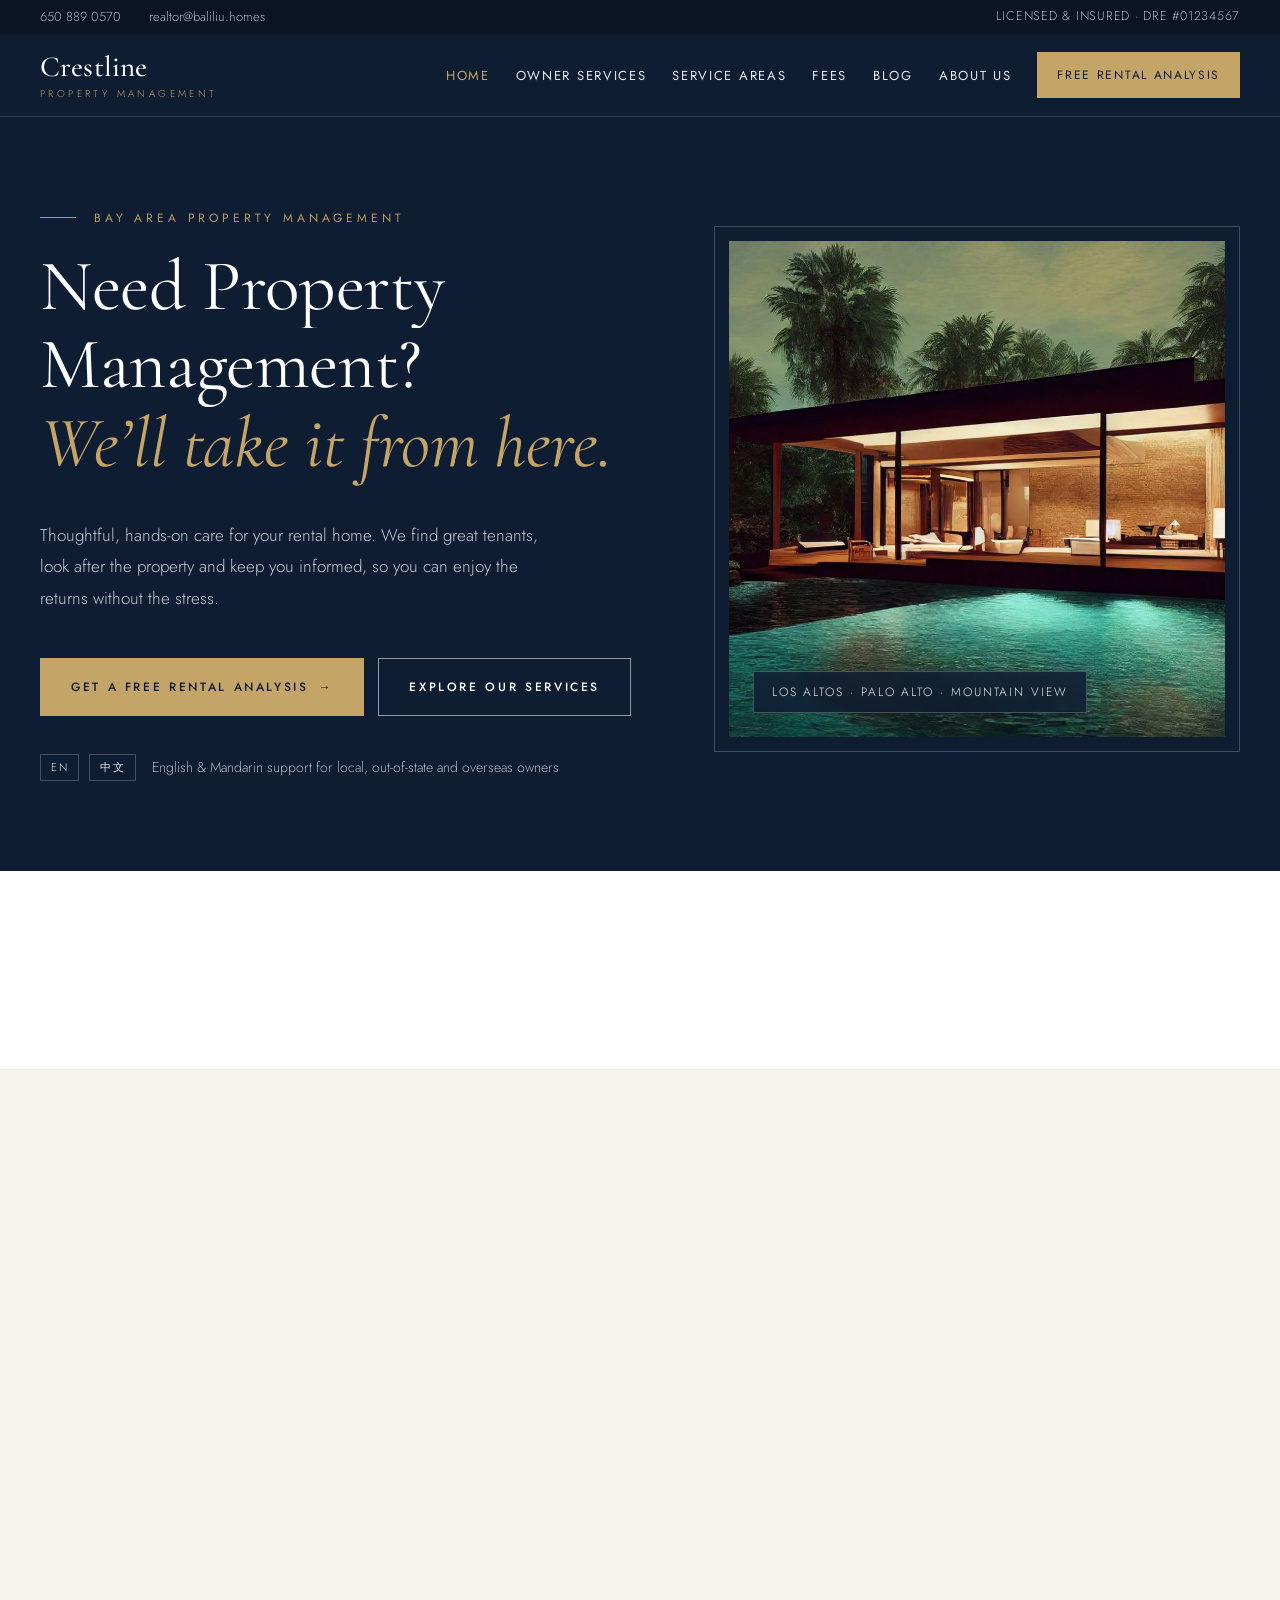
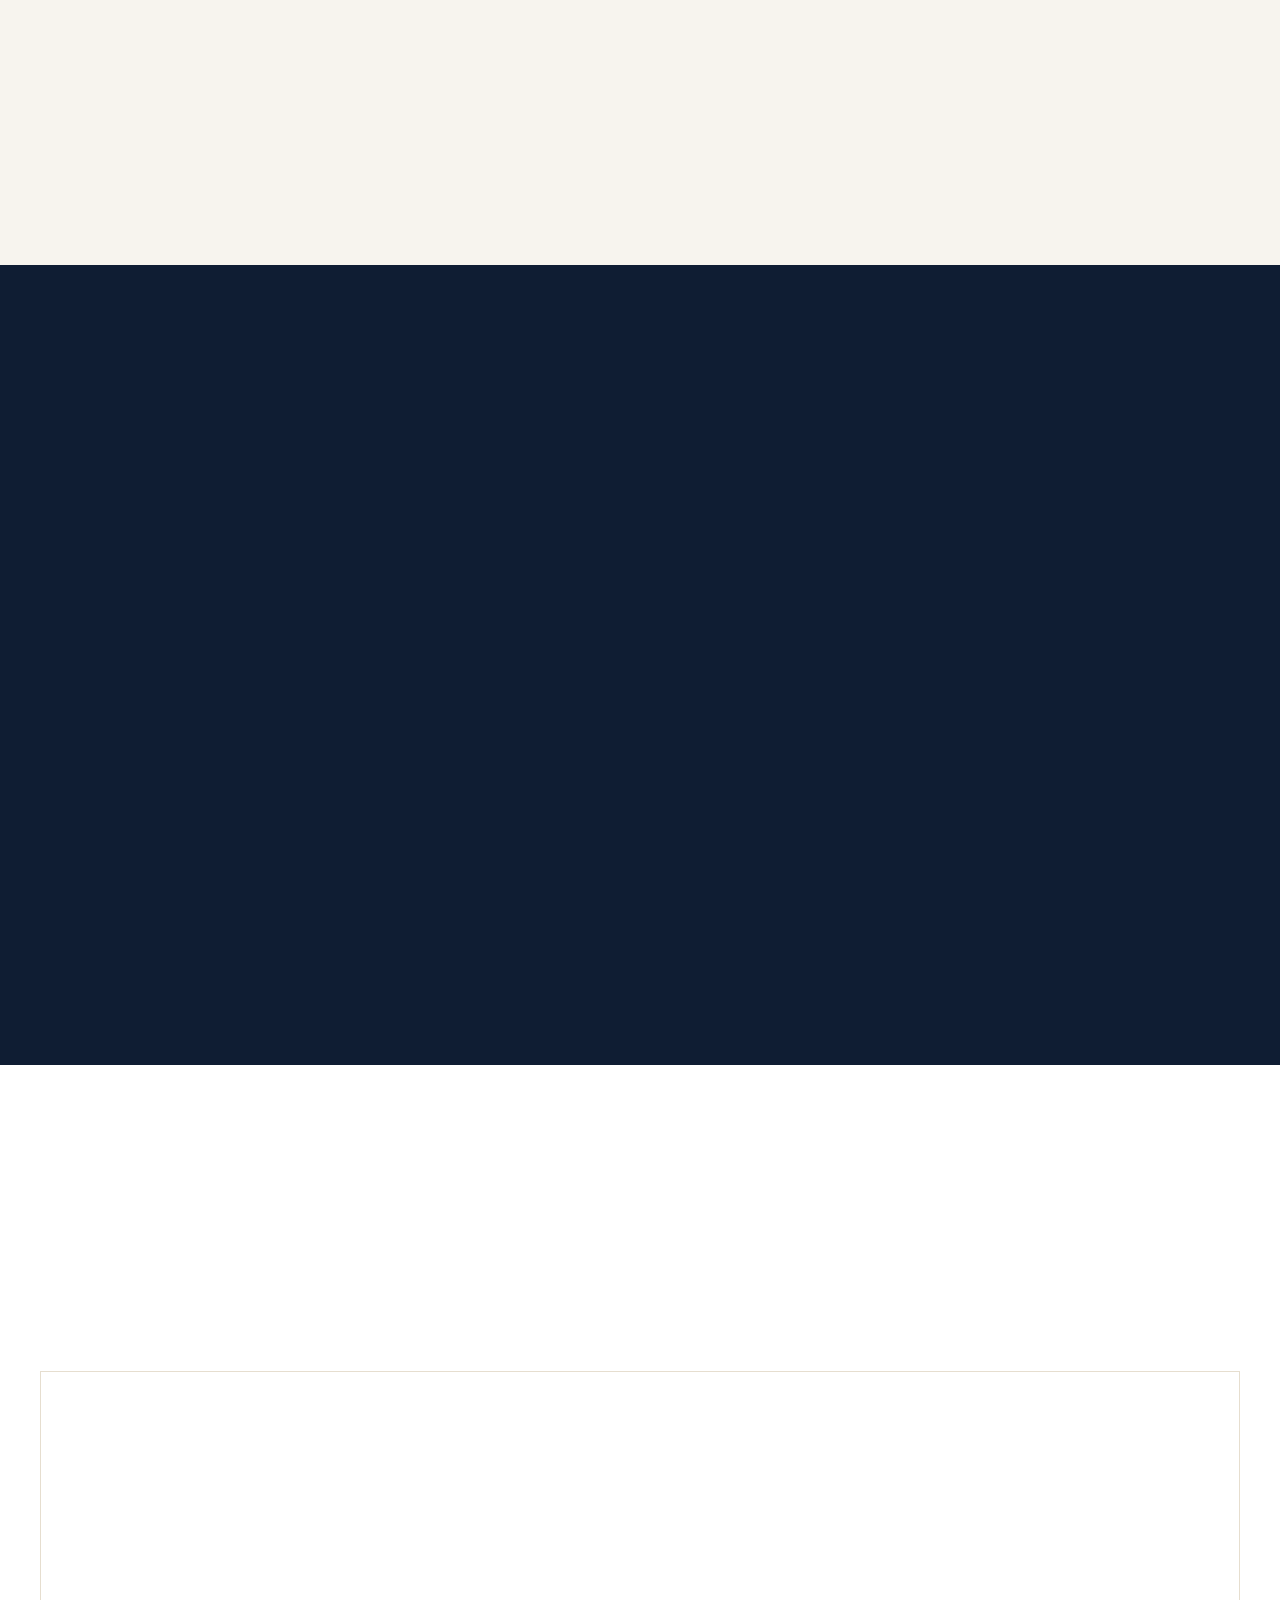
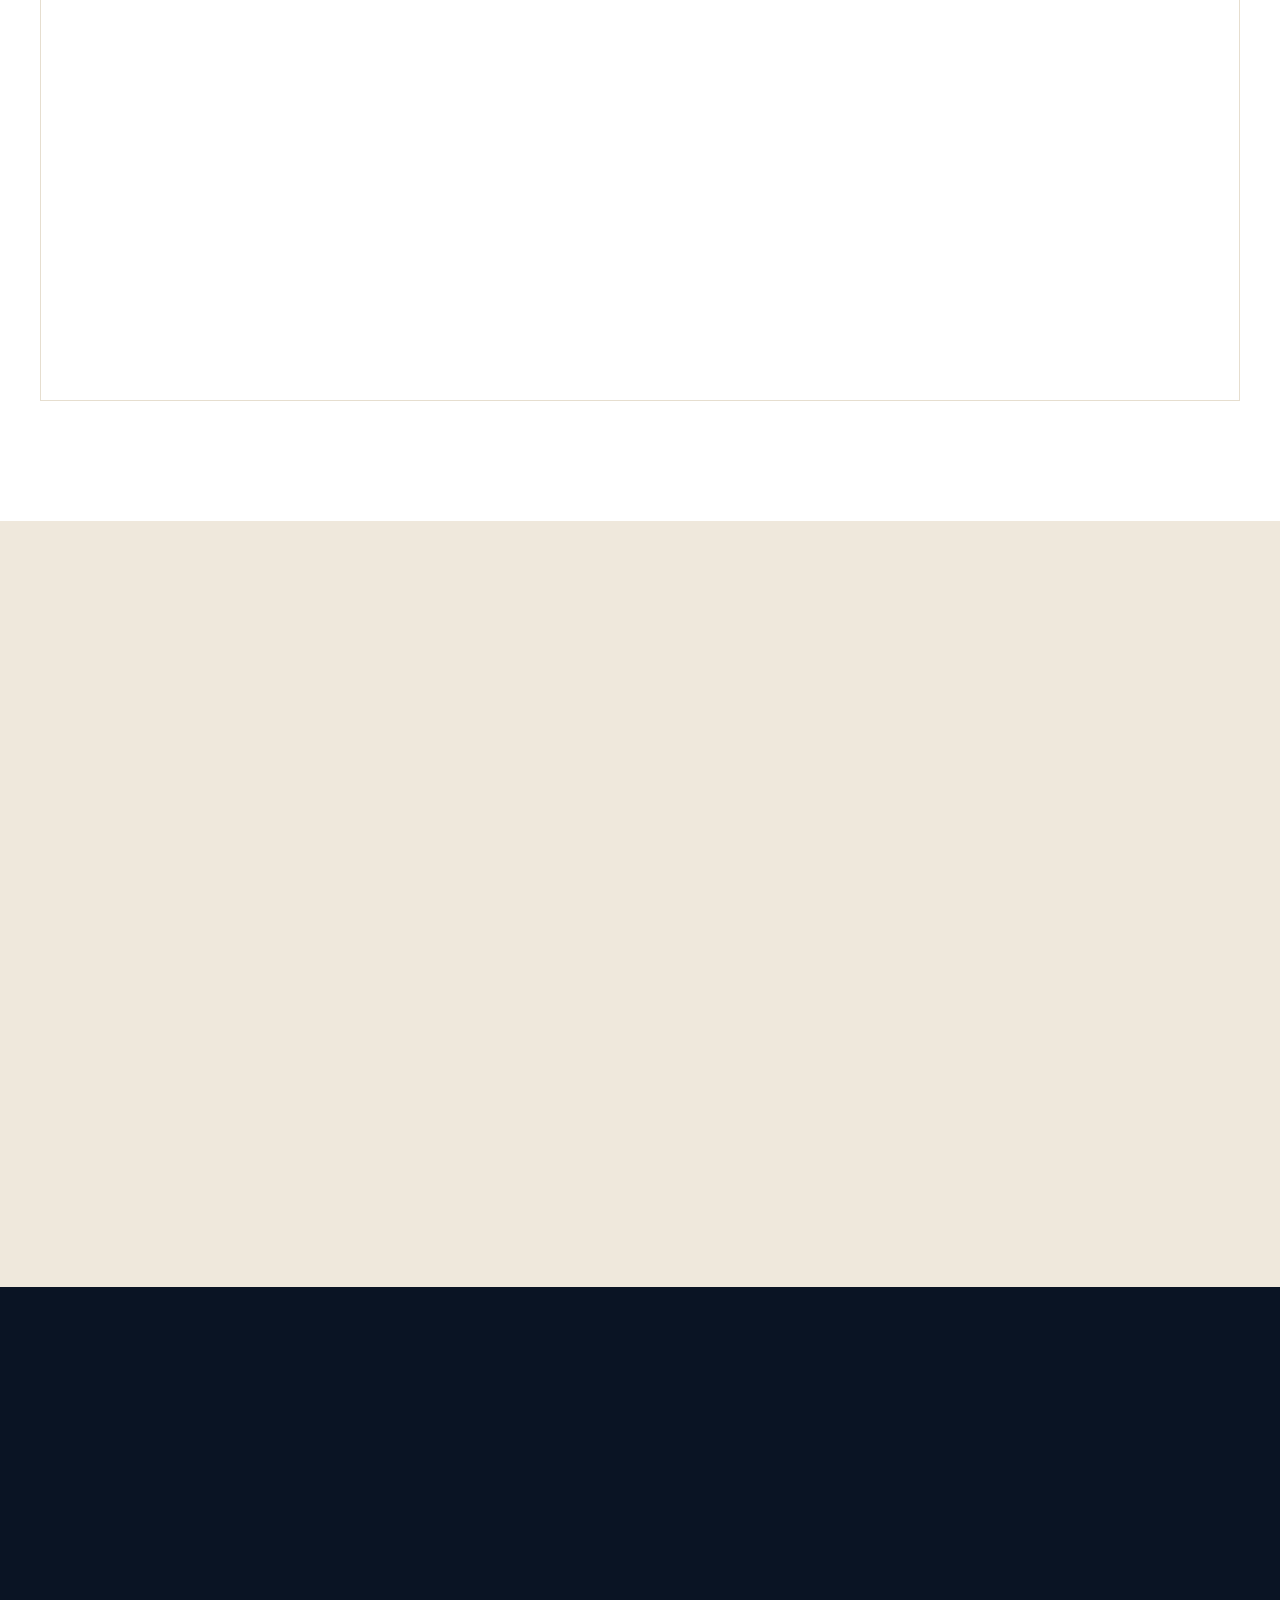
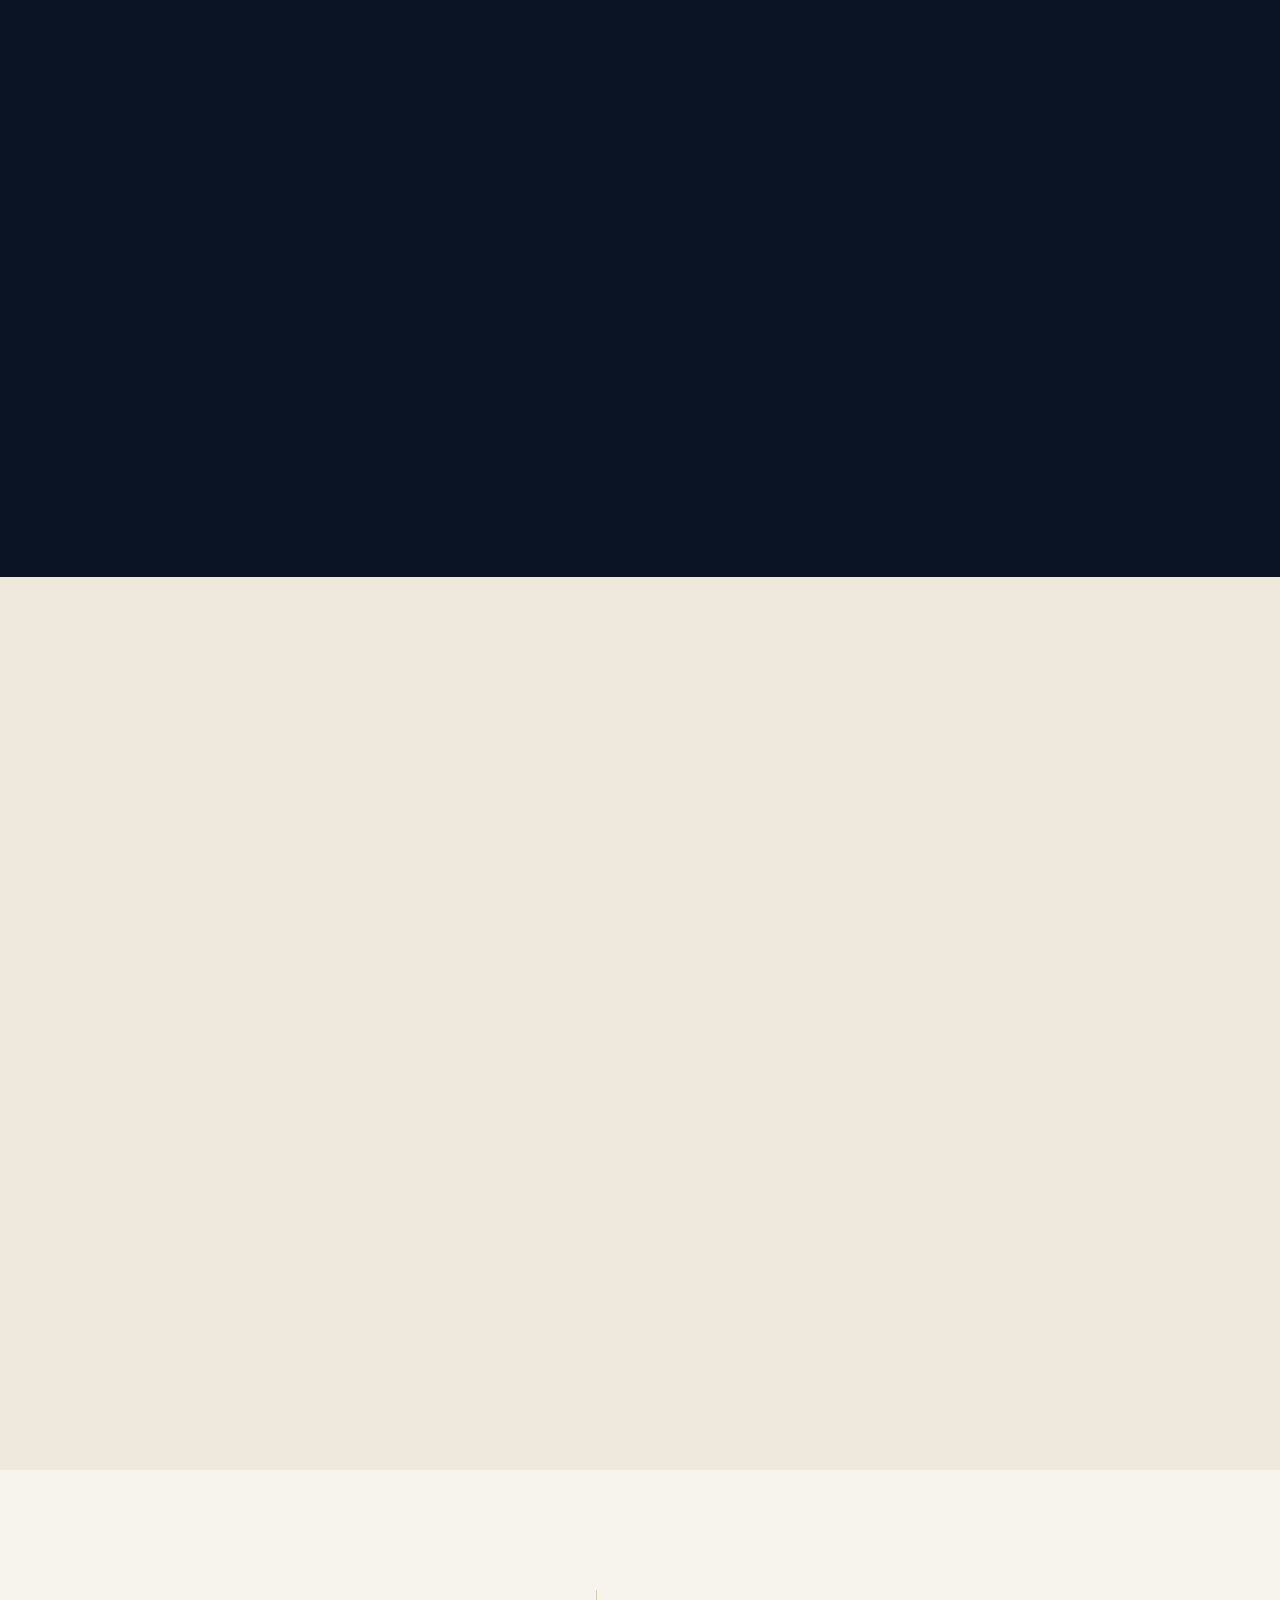
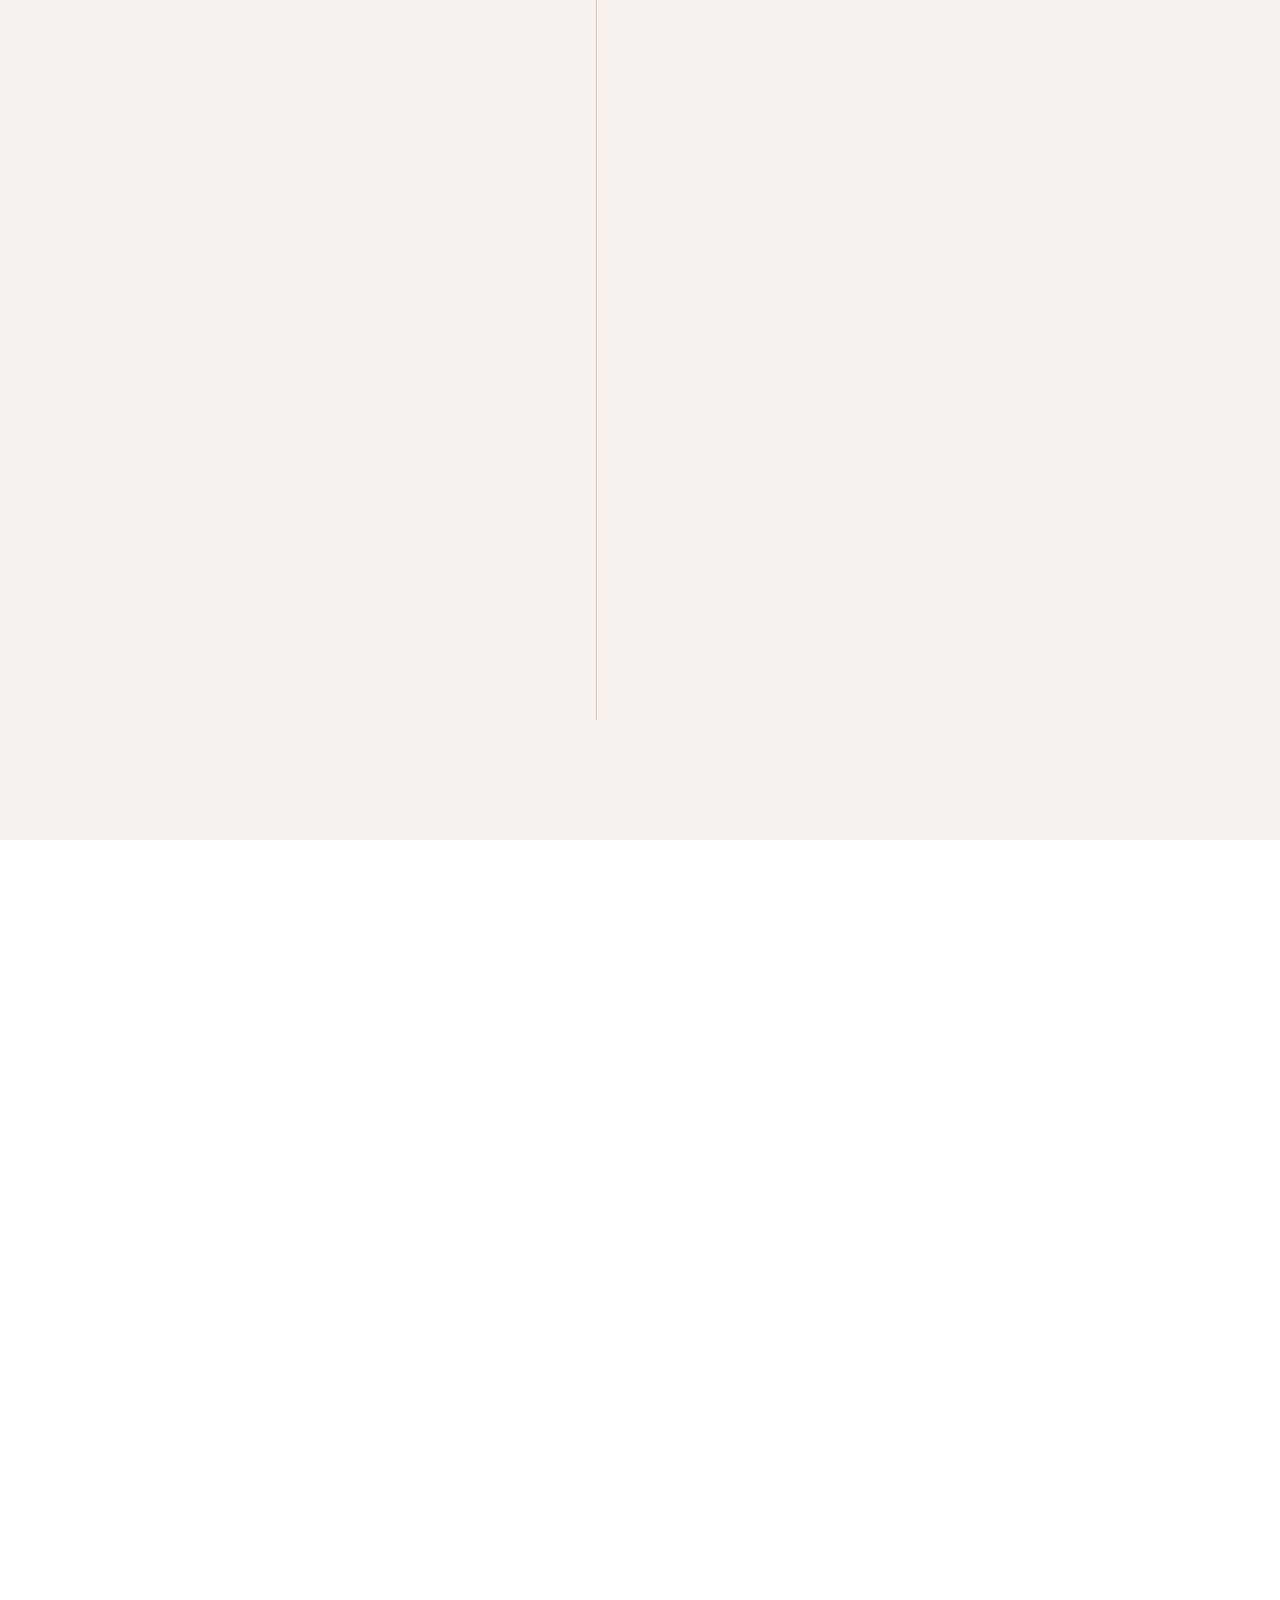
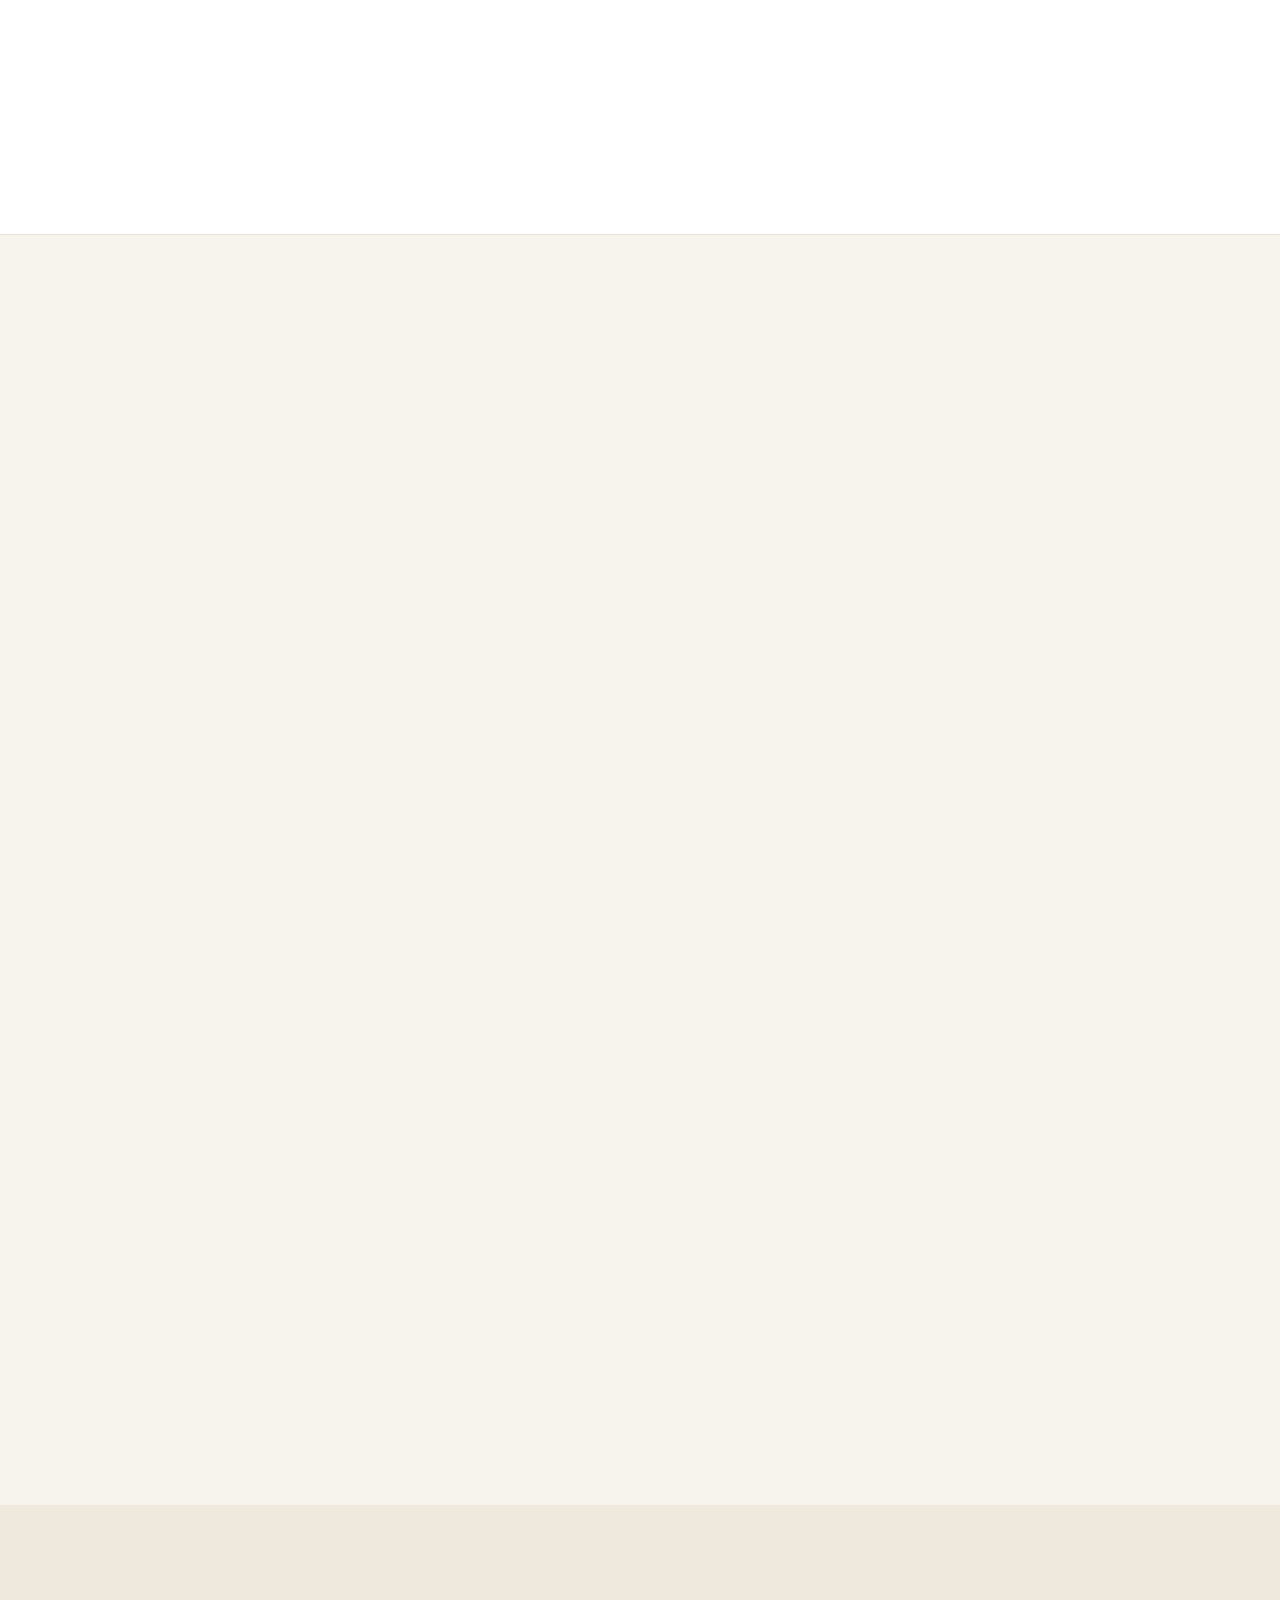
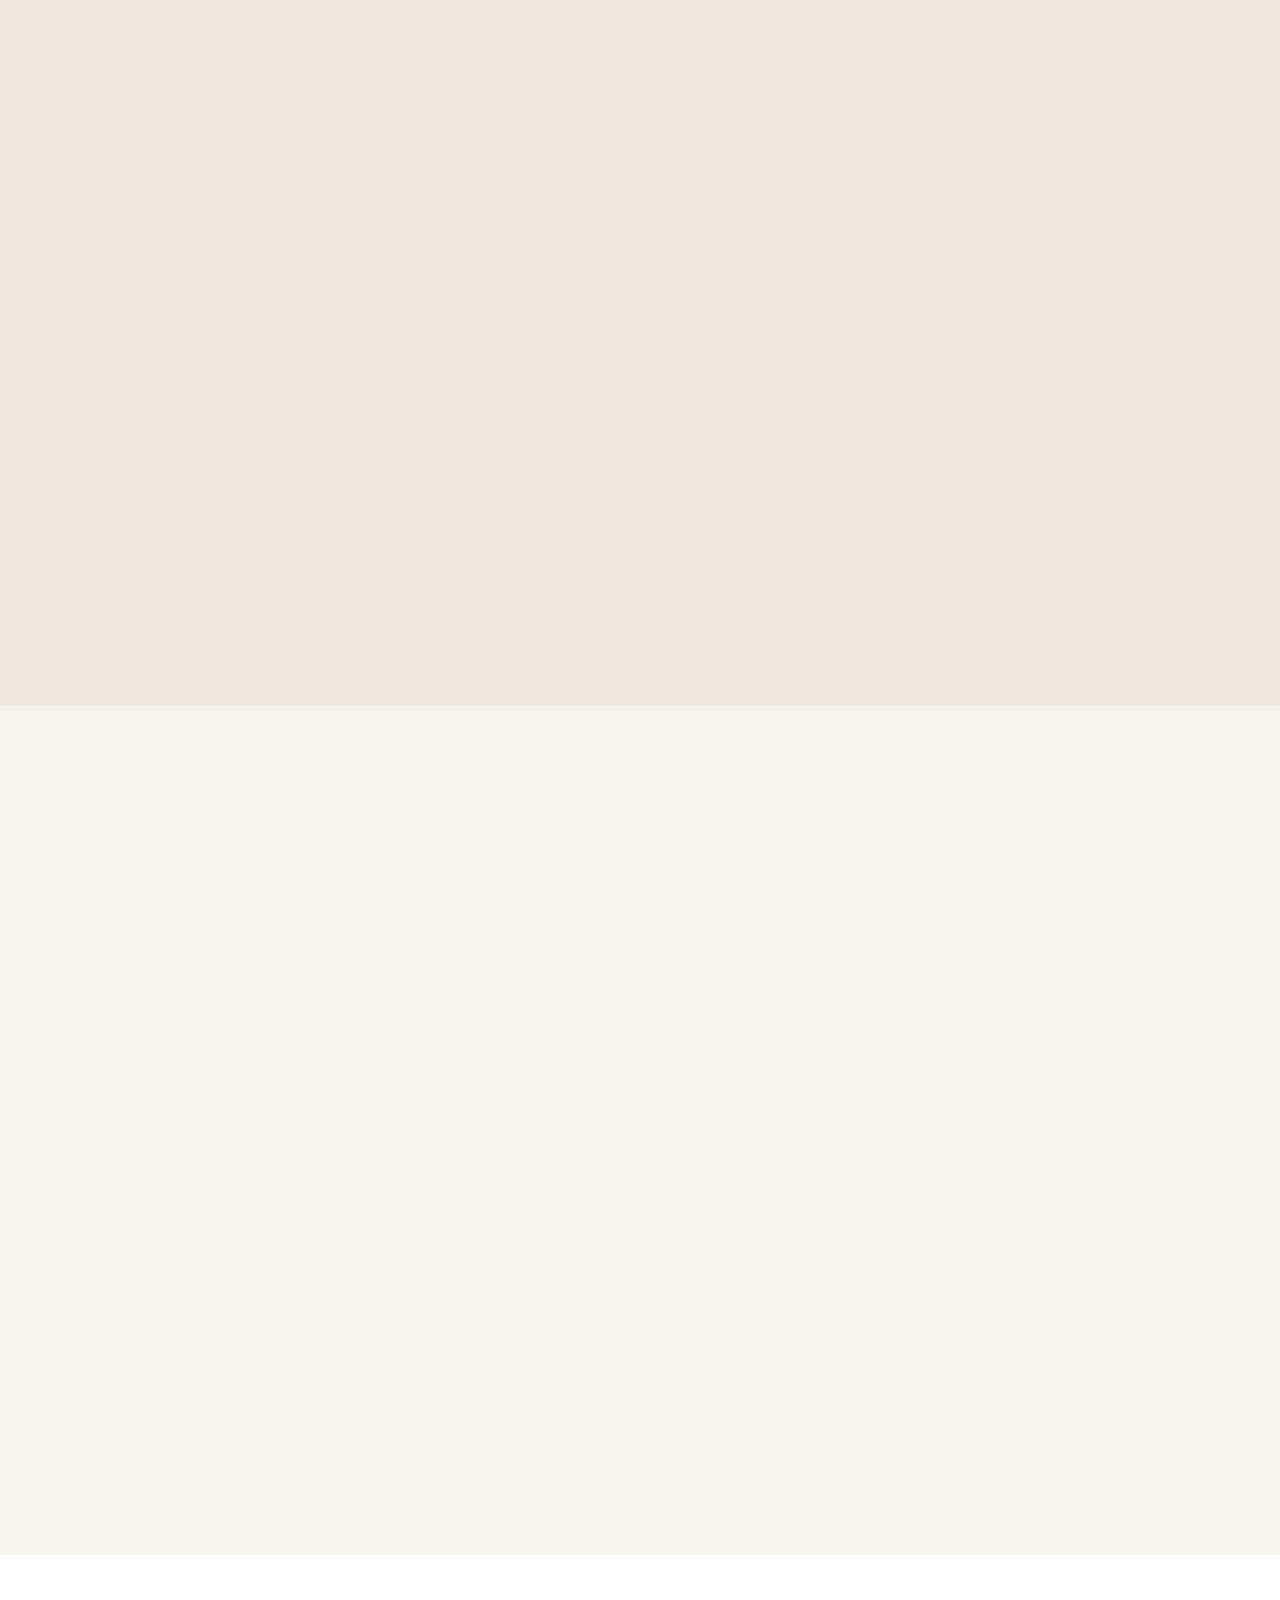
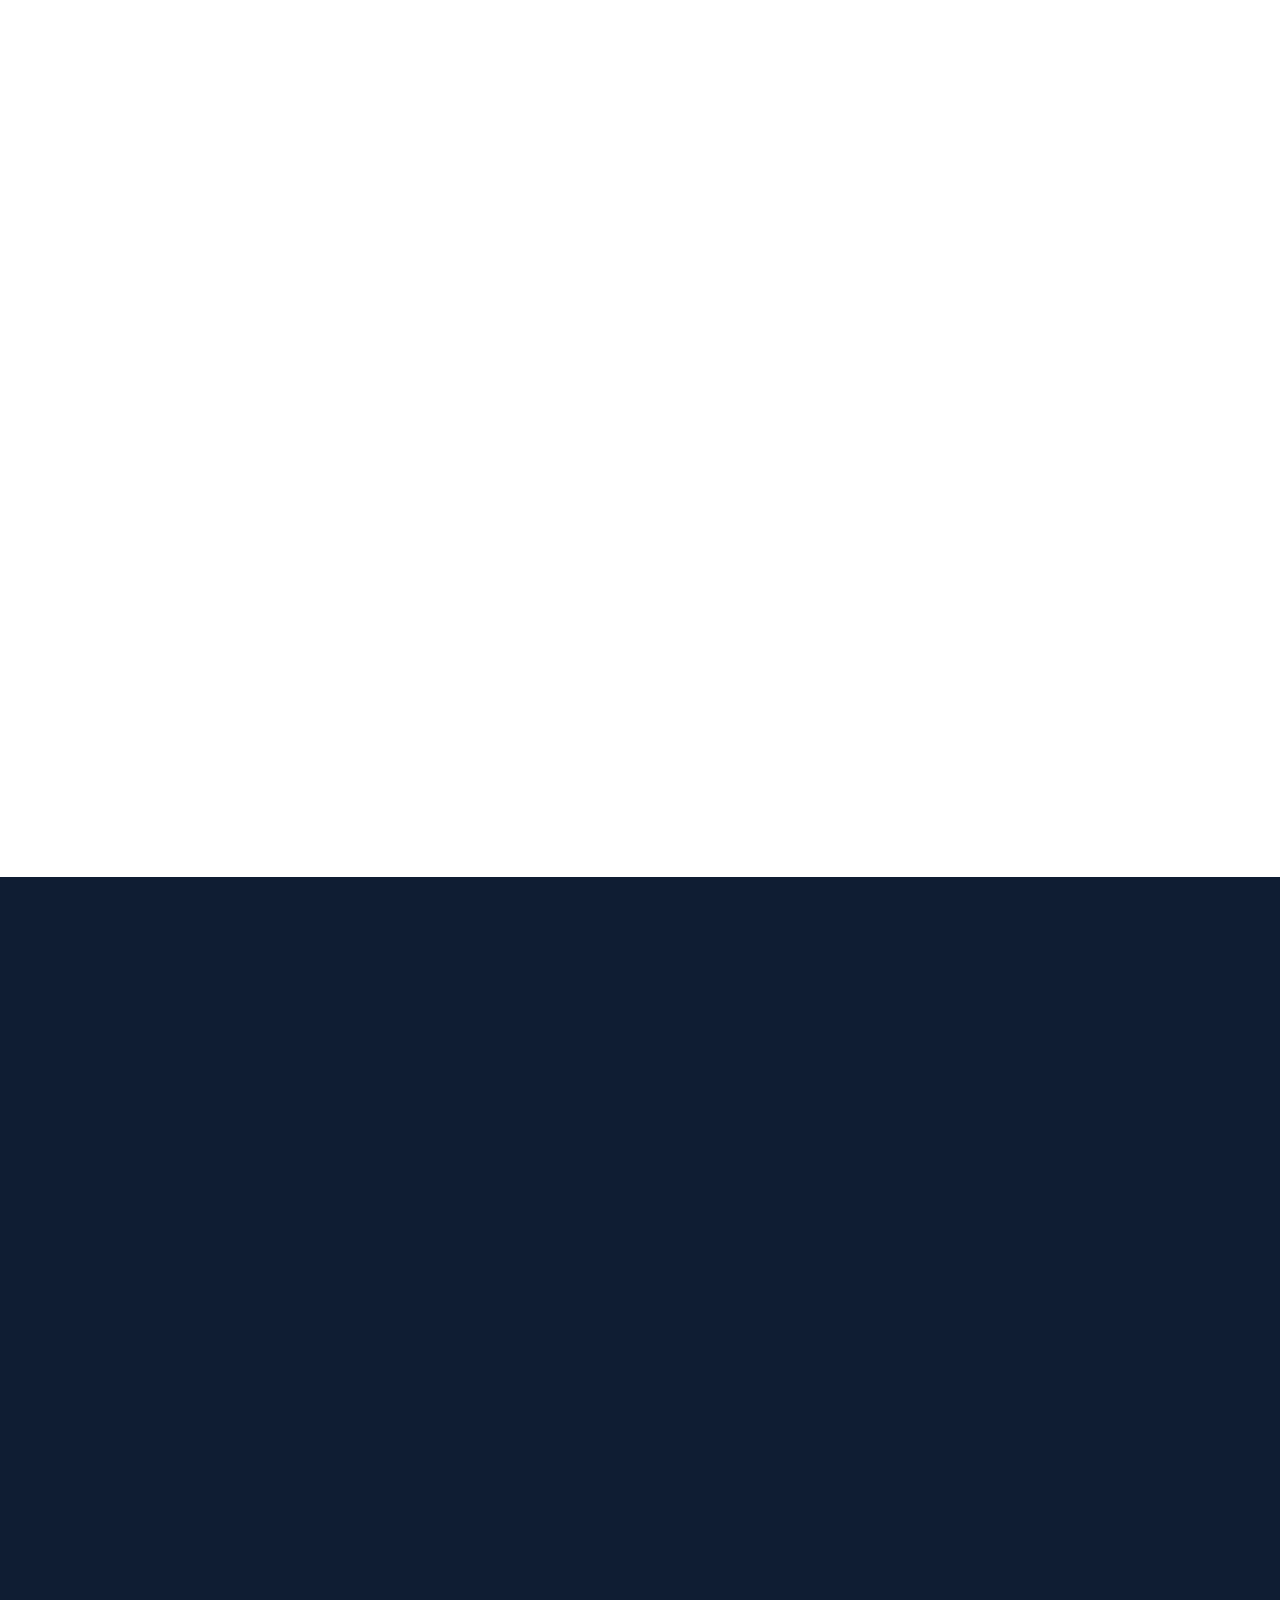
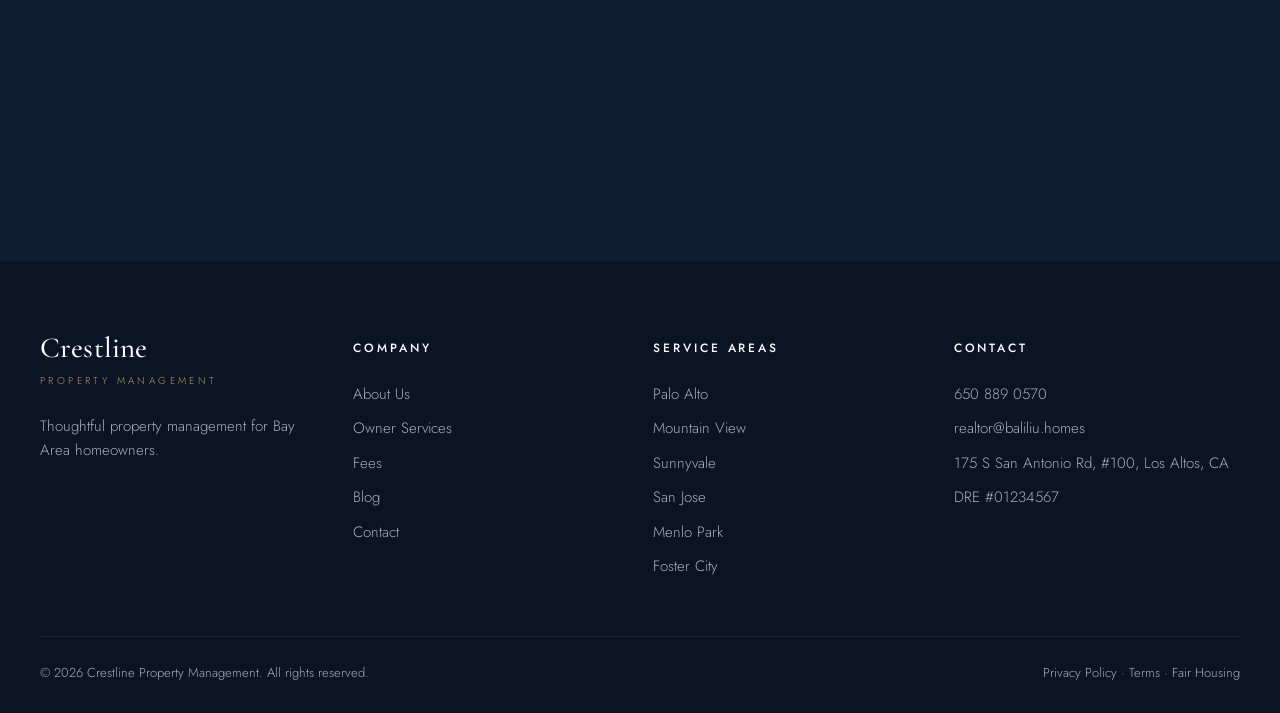
<file: index2.html>
<!DOCTYPE html>
<html lang="en">
<head>
  <meta charset="UTF-8">
  <meta name="viewport" content="width=device-width, initial-scale=1">
  <title>Crestline Property Management | Bay Area Property Management</title>
  <meta name="robots" content="noindex">
  <link rel="canonical" href="https://web-inference.github.io/crestline/">
  <meta http-equiv="refresh" content="0; url=./">
</head>
<body>
  <p>This page has moved to the <a href="./">home page</a>.</p>
</body>
</html>
</file>
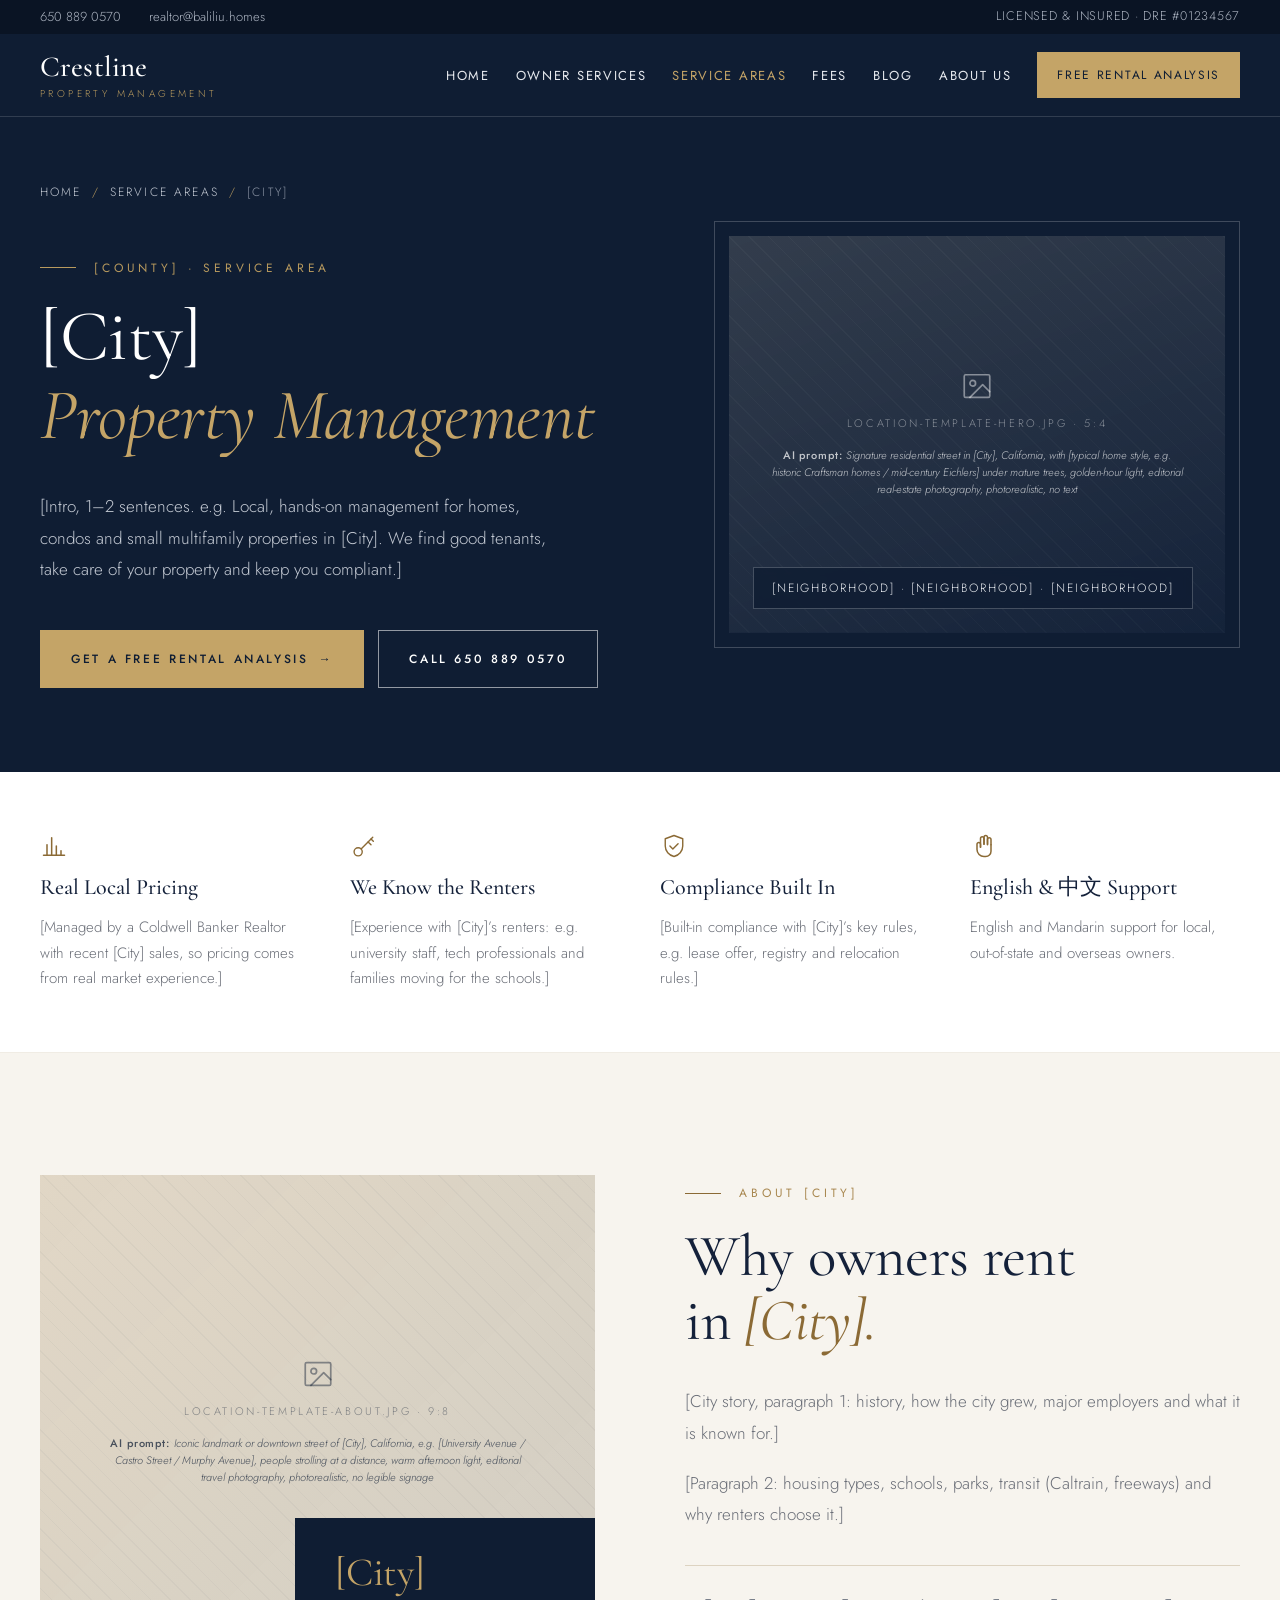
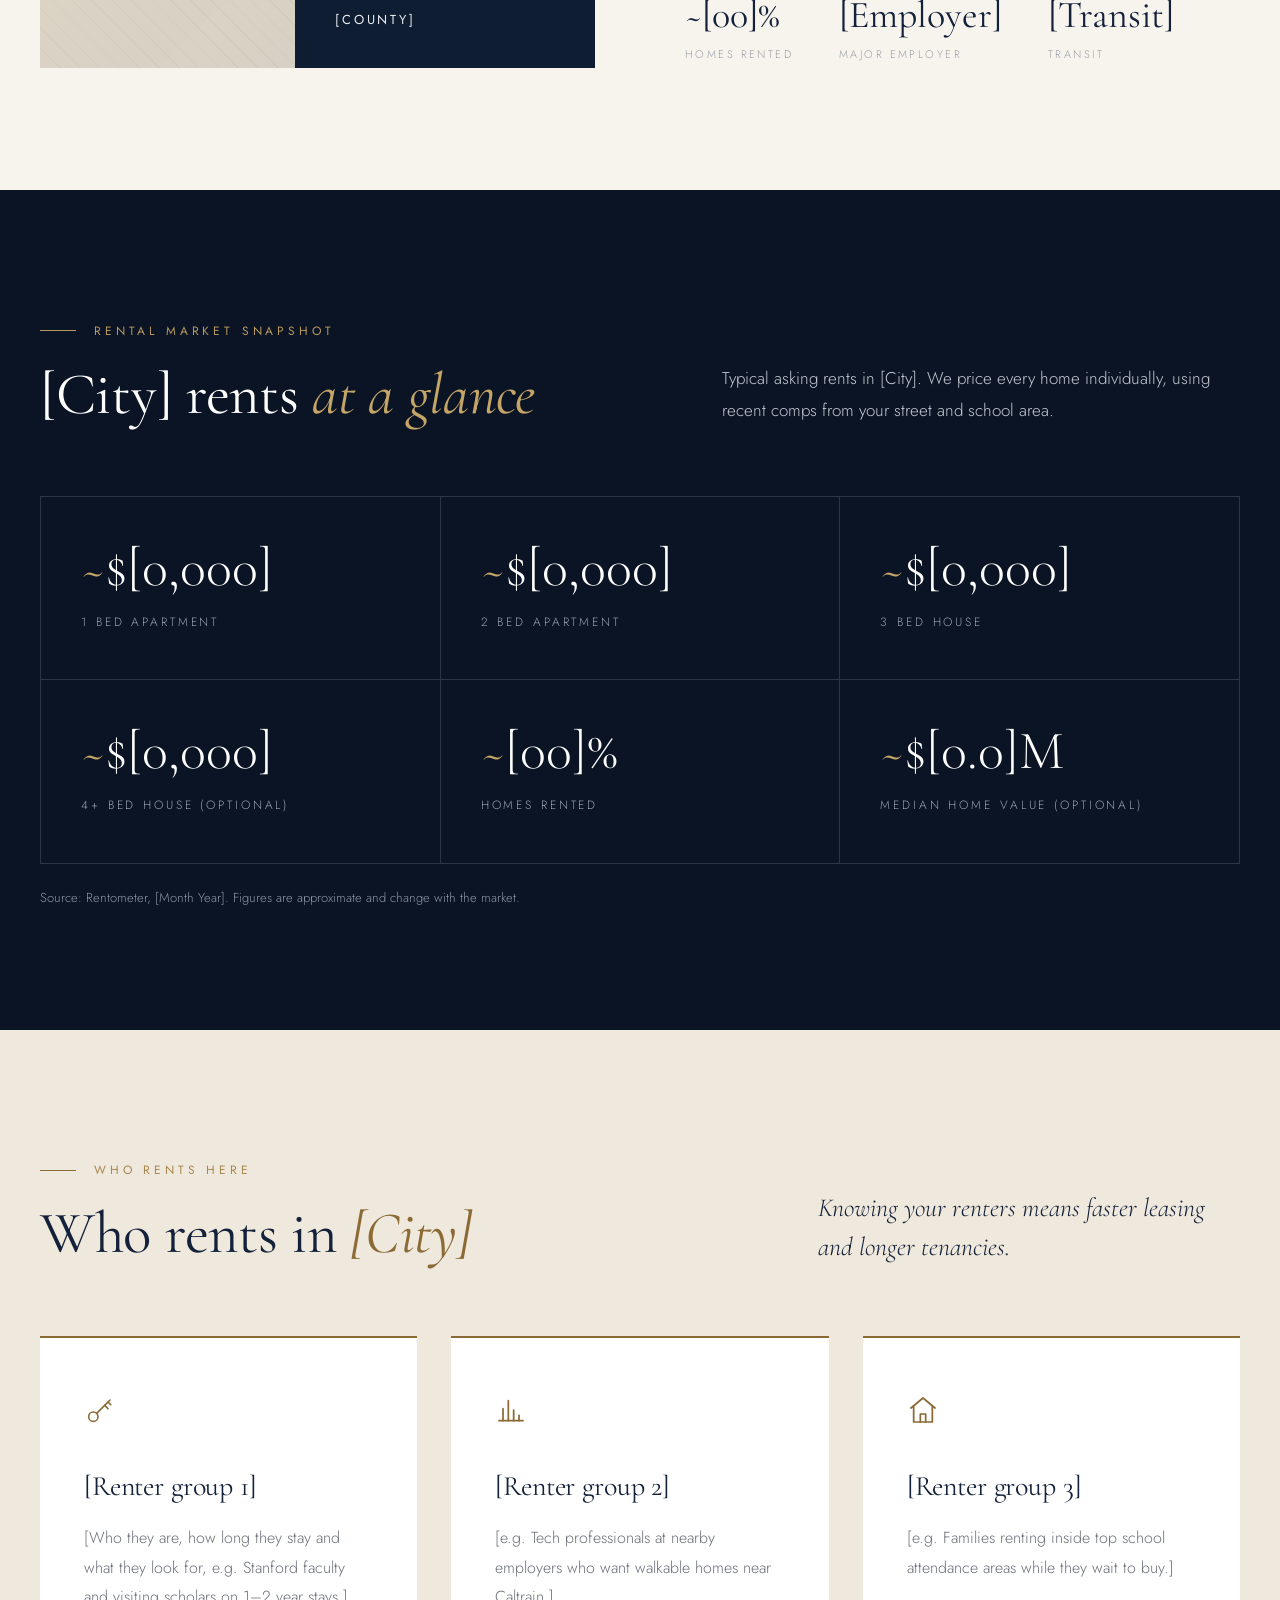
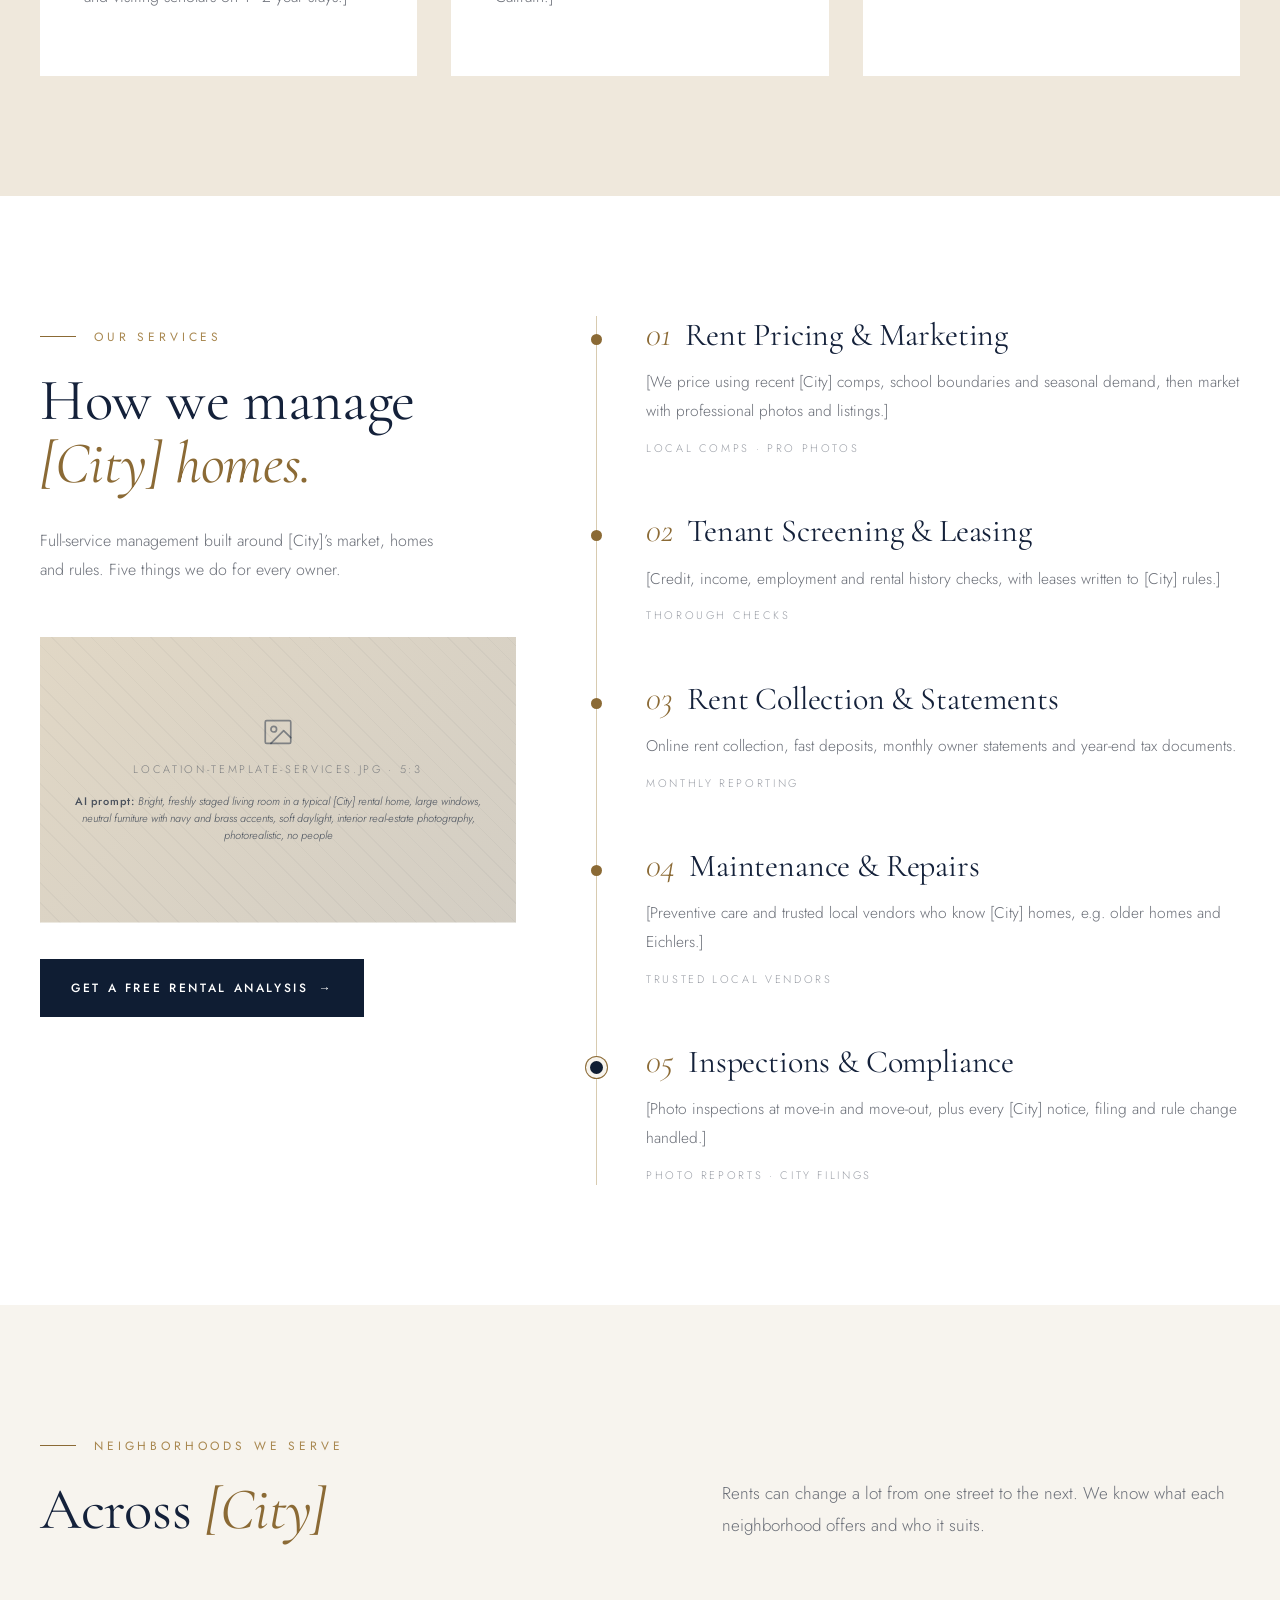
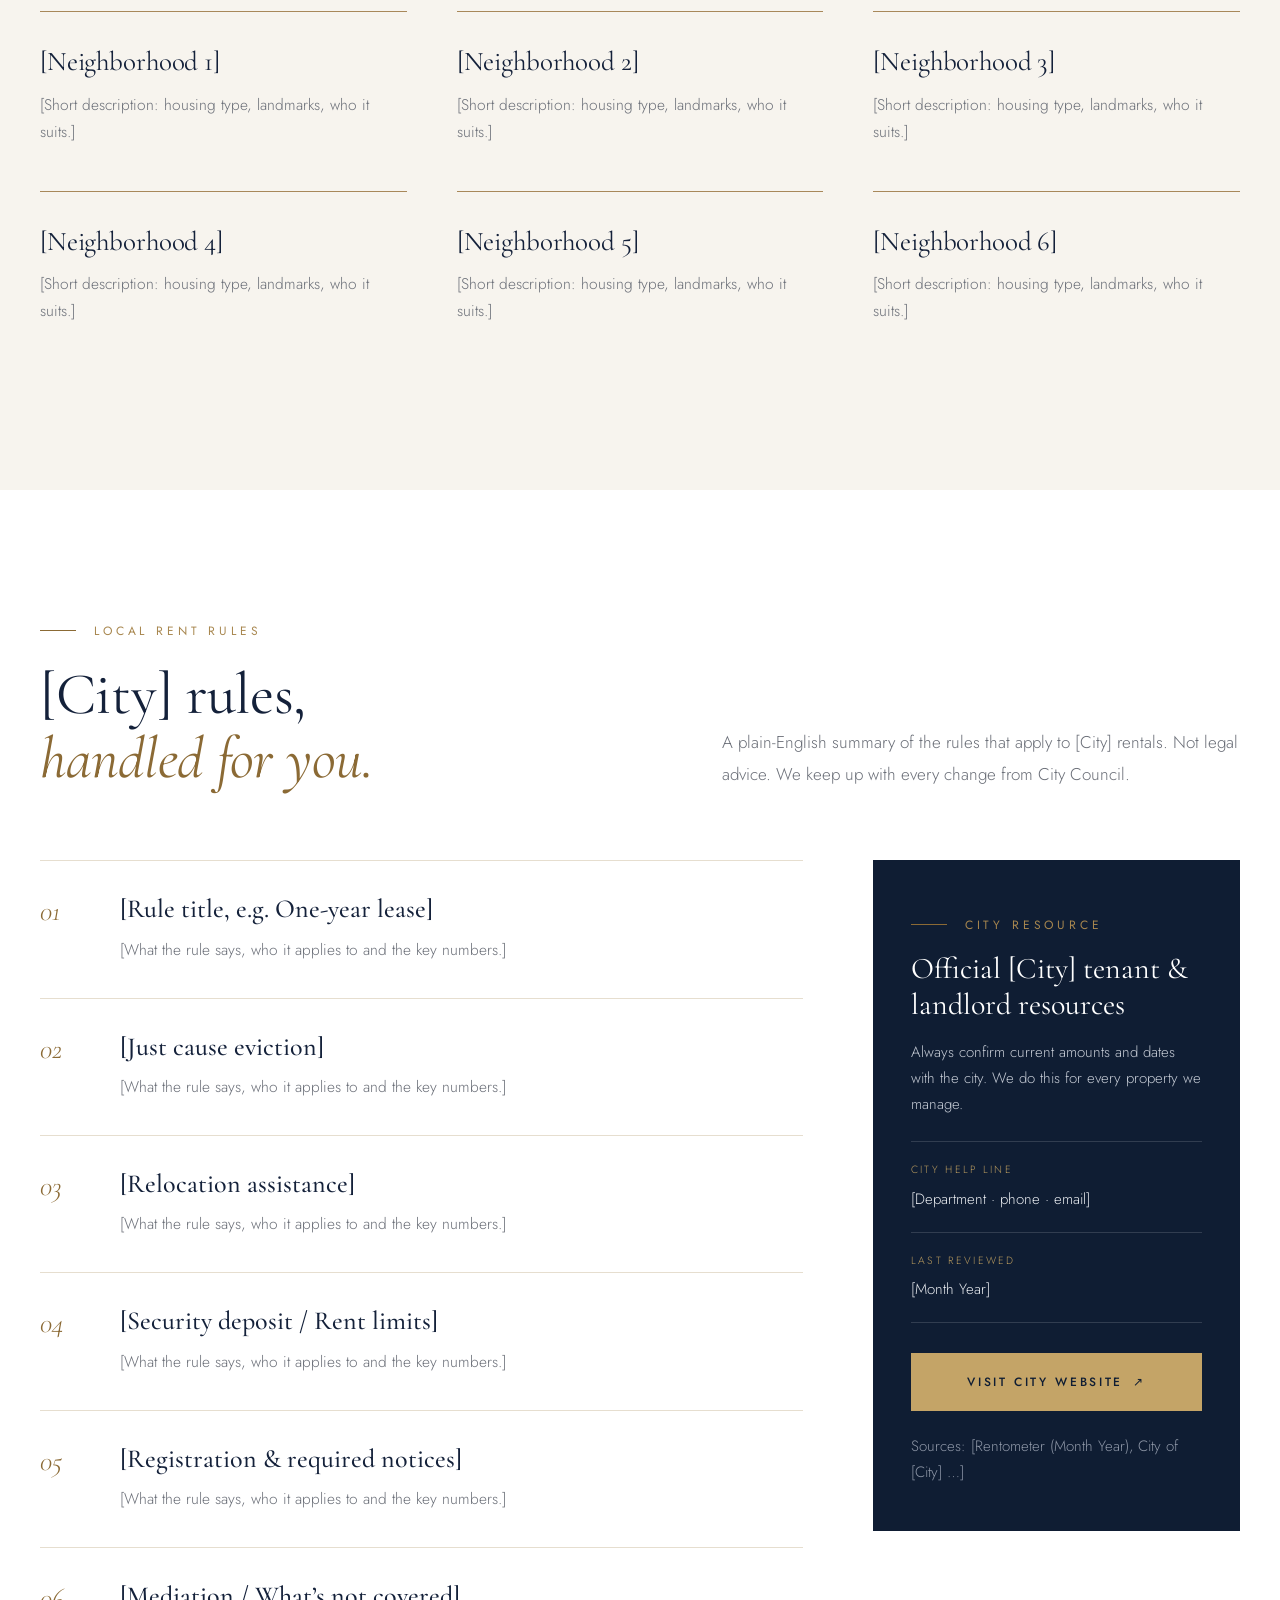
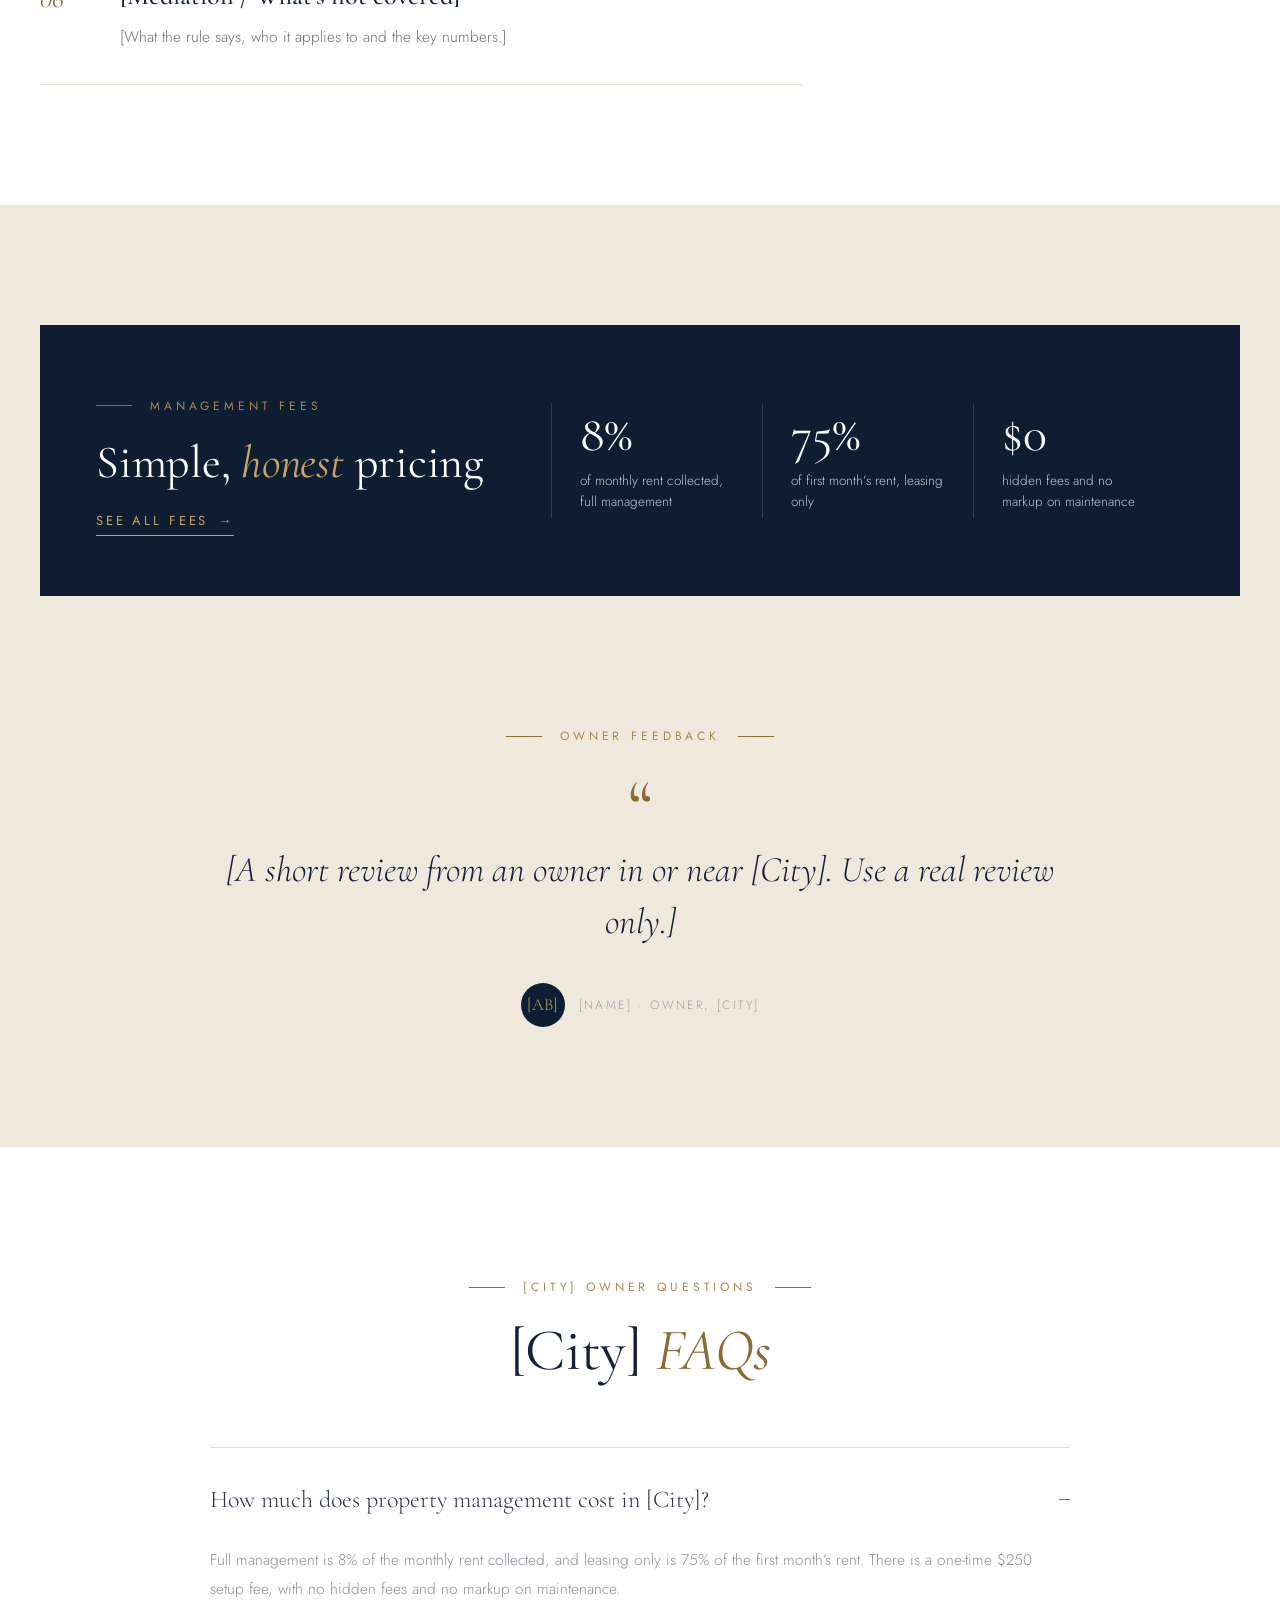
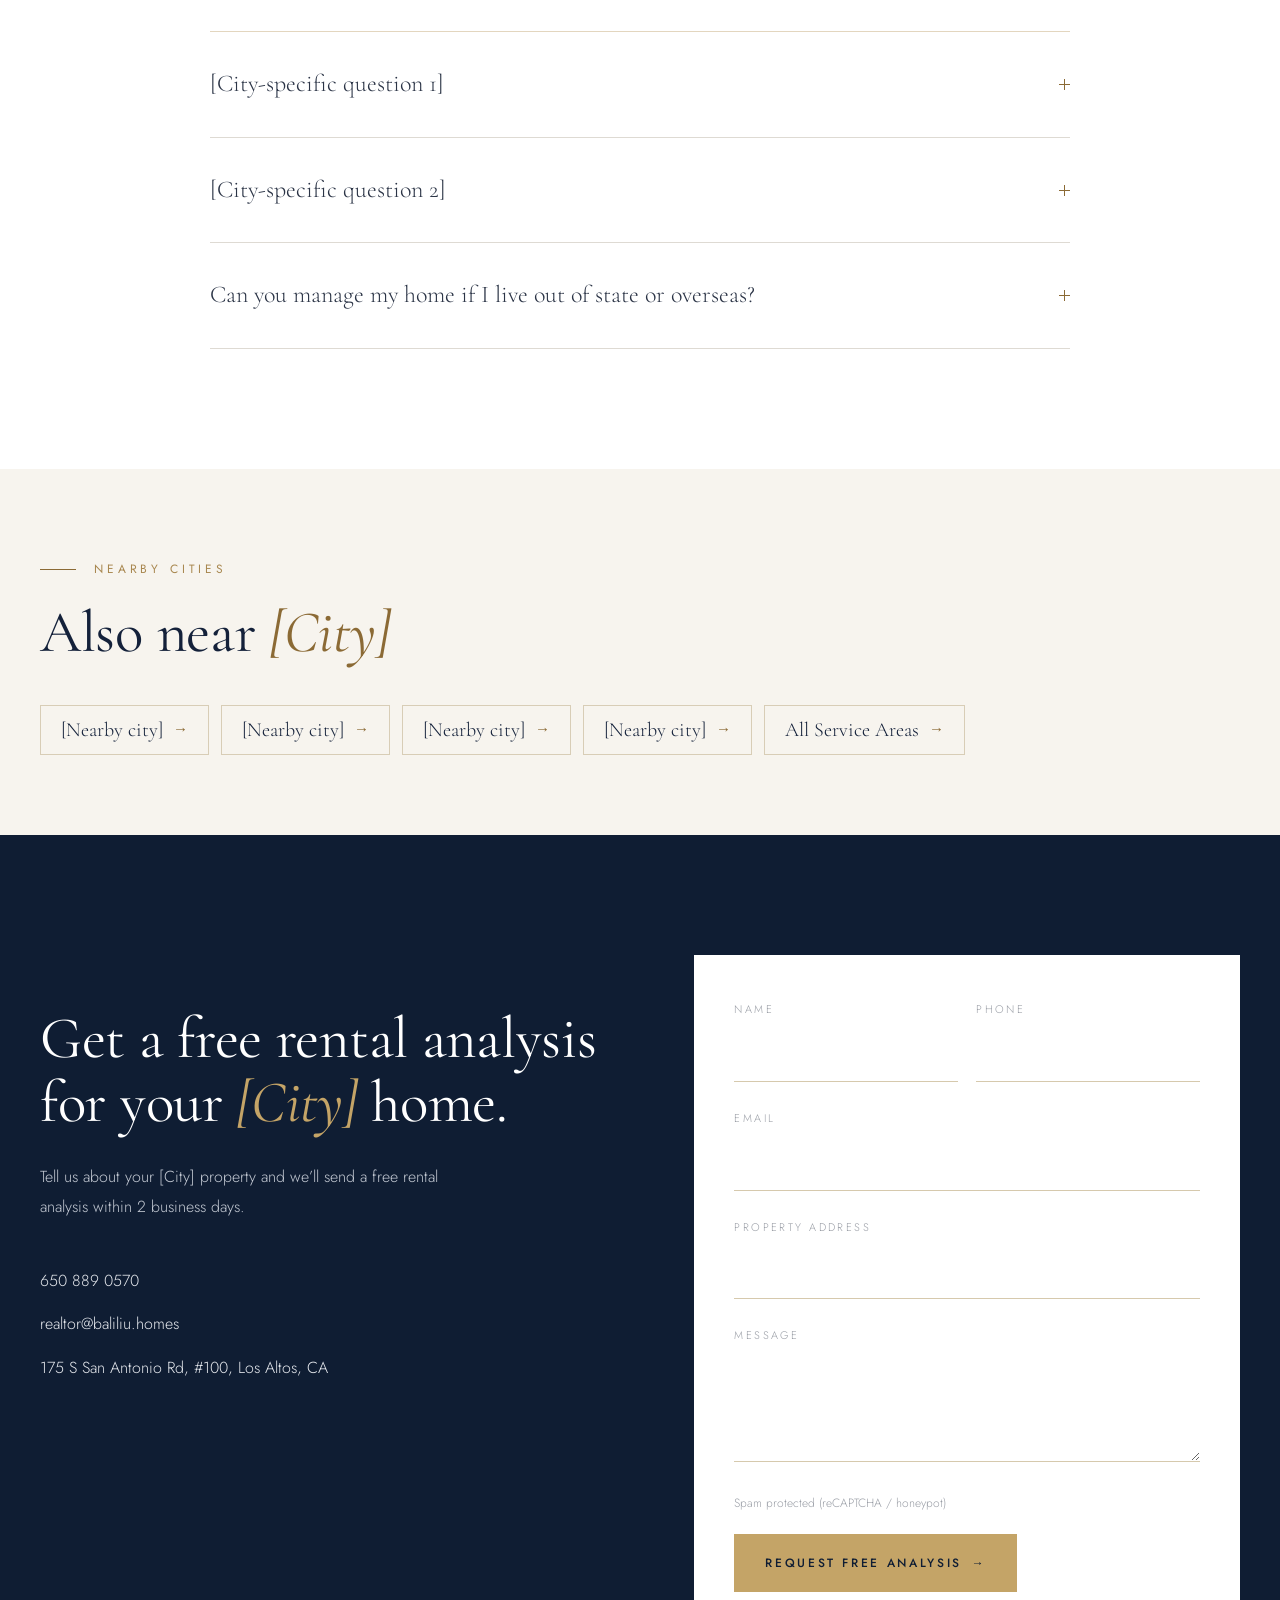
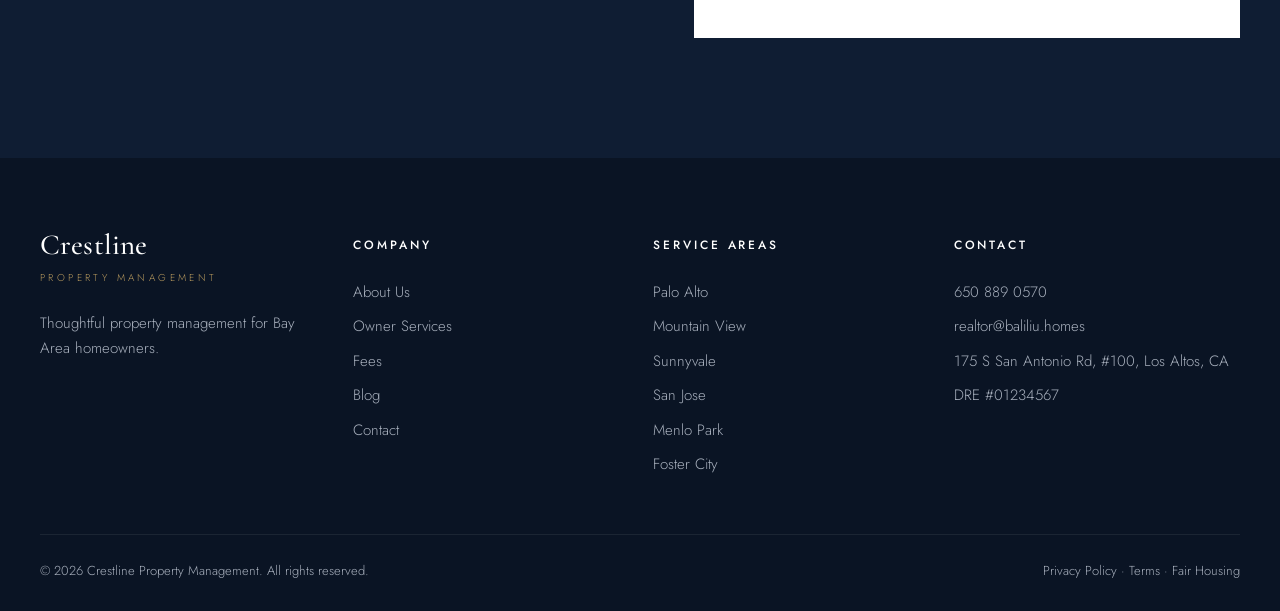
<file: location-template.html>
<!DOCTYPE html>
<html lang="en">
<head>
  <meta charset="UTF-8">
  <meta name="viewport" content="width=device-width, initial-scale=1">
  <title>[City] Property Management | Crestline Property Management</title>
  <meta name="description" content="Local, hands-on property management in [City], CA. Tenant screening, rent collection, maintenance and [City] rent-rule compliance.">
  <link rel="preconnect" href="https://fonts.googleapis.com">
  <link rel="preconnect" href="https://fonts.gstatic.com" crossorigin>
  <link href="https://fonts.googleapis.com/css2?family=Cormorant+Garamond:ital,wght@0,400;0,500;1,400;1,500&family=Jost:wght@300;400;500&display=swap" rel="stylesheet">
  <link rel="stylesheet" href="assets/css/style.css?v=dda802c1">
  <script>document.documentElement.classList.add('js');</script>
</head>
<body>

<!-- Icon sprite (same icons as assets/icons/*.svg for Elementor upload) -->
<svg width="0" height="0" style="position:absolute" aria-hidden="true">
  <defs>
    <symbol id="i-image" viewBox="0 0 24 24" fill="none" stroke="currentColor" stroke-width="1.2" stroke-linecap="round" stroke-linejoin="round"><rect x="3" y="4" width="18" height="16" rx="1"/><circle cx="9" cy="10" r="2"/><path d="m21 16-5-5-9 9"/></symbol>
    <symbol id="i-search" viewBox="0 0 24 24" fill="none" stroke="currentColor" stroke-width="1.3" stroke-linecap="round" stroke-linejoin="round"><circle cx="11" cy="11" r="7"/><path d="m20 20-3.6-3.6"/></symbol>
    <symbol id="i-home" viewBox="0 0 24 24" fill="none" stroke="currentColor" stroke-width="1.3" stroke-linecap="round" stroke-linejoin="round"><path d="M3 10.5 12 3l9 7.5"/><path d="M5 9v12h14V9"/><path d="M10 21v-6h4v6"/></symbol>
    <symbol id="i-card" viewBox="0 0 24 24" fill="none" stroke="currentColor" stroke-width="1.3" stroke-linecap="round" stroke-linejoin="round"><rect x="3" y="5" width="18" height="14" rx="1"/><path d="M3 10h18"/><path d="M7 15h4"/></symbol>
    <symbol id="i-wrench" viewBox="0 0 24 24" fill="none" stroke="currentColor" stroke-width="1.3" stroke-linecap="round" stroke-linejoin="round"><path d="M14.7 6.3a4 4 0 0 0-5.3 5.3L3.6 17.4a1.8 1.8 0 0 0 2.6 2.6l5.8-5.8a4 4 0 0 0 5.3-5.3l-2.5 2.5-2.4-.6-.6-2.4z"/></symbol>
    <symbol id="i-clipboard" viewBox="0 0 24 24" fill="none" stroke="currentColor" stroke-width="1.3" stroke-linecap="round" stroke-linejoin="round"><path d="M9 4H5.5v17h13V4H15"/><rect x="9" y="2.5" width="6" height="3"/><path d="m9 13 2 2 4-4"/></symbol>
    <symbol id="i-chart" viewBox="0 0 24 24" fill="none" stroke="currentColor" stroke-width="1.3" stroke-linecap="round" stroke-linejoin="round"><path d="M3 20h18"/><path d="M6 20v-9"/><path d="M10 20V5"/><path d="M14 20v-8"/><path d="M18 20v-4"/></symbol>
    <symbol id="i-hand" viewBox="0 0 24 24" fill="none" stroke="currentColor" stroke-width="1.3" stroke-linecap="round" stroke-linejoin="round"><path d="M18 11V6.5a1.5 1.5 0 0 0-3 0V11"/><path d="M15 10.5V4.5a1.5 1.5 0 0 0-3 0v6"/><path d="M12 10.5V5.5a1.5 1.5 0 0 0-3 0V13"/><path d="M9 13v-2.5a1.5 1.5 0 0 0-3 0V15a6 6 0 0 0 6 6h1.5a4.5 4.5 0 0 0 4.5-4.5V11"/></symbol>
    <symbol id="i-eye" viewBox="0 0 24 24" fill="none" stroke="currentColor" stroke-width="1.3" stroke-linecap="round" stroke-linejoin="round"><path d="M2 12s3.6-7 10-7 10 7 10 7-3.6 7-10 7S2 12 2 12z"/><circle cx="12" cy="12" r="3"/></symbol>
    <symbol id="i-key" viewBox="0 0 24 24" fill="none" stroke="currentColor" stroke-width="1.2" stroke-linecap="round" stroke-linejoin="round"><circle cx="7" cy="17" r="3.5"/><path d="m9.5 14.5 10-10"/><path d="m15.5 8.5 2.5 2.5"/><path d="m18 6 2 2"/></symbol>
    <symbol id="i-house-check" viewBox="0 0 24 24" fill="none" stroke="currentColor" stroke-width="1.2" stroke-linecap="round" stroke-linejoin="round"><path d="M3.5 10.5 12 3.5l8.5 7V20.5h-17z"/><path d="m8.5 14 2.5 2.5 4.5-4.5"/></symbol>
    <symbol id="i-shield" viewBox="0 0 24 24" fill="none" stroke="currentColor" stroke-width="1.2" stroke-linecap="round" stroke-linejoin="round"><path d="M12 3 4.5 5.8V12c0 4.4 3.2 7.9 7.5 9 4.3-1.1 7.5-4.6 7.5-9V5.8z"/><path d="m8.5 12 2.5 2.5 4.5-4.5"/></symbol>
  </defs>
</svg>

<!-- ============ TOP BAR ============ -->
<div class="cl-topbar">
  <div class="cl-container">
    <div class="cl-topbar__left">
      <a href="tel:6508890570">650 889 0570</a>
      <a href="mailto:realtor@baliliu.homes">realtor@baliliu.homes</a>
    </div>
    <div class="cl-topbar__right">Licensed &amp; Insured · DRE #01234567</div>
  </div>
</div>

<!-- ============ HEADER ============ -->
<header class="cl-header" id="top">
  <div class="cl-container">
    <a href="index.html" class="cl-logo" aria-label="Crestline Property Management home">
      <span class="cl-logo__name">Crestline</span>
      <span class="cl-logo__sub">Property Management</span>
    </a>
    <nav class="cl-nav" aria-label="Main">
      <ul class="cl-nav__list">
        <li><a href="index.html" >Home</a></li>
        <li><a href="index.html#services">Owner Services</a></li>
        <li><a href="service-areas.html" class="is-active">Service Areas</a></li>
        <li><a href="index.html#fees">Fees</a></li>
        <li><a href="index.html#blog">Blog</a></li>
        <li><a href="index.html#about">About Us</a></li>
      </ul>
      <a href="#contact" class="cl-btn cl-btn--gold">Free Rental Analysis</a>
    </nav>
    <button class="cl-burger" aria-label="Open menu" aria-expanded="false"><span></span><span></span><span></span></button>
  </div>
</header>

<main>

<!-- [CITY] — generated from data/cities/location-template.js by _src/render-location.js. Edit the data file, not this file. -->

<!-- ============ 1. HERO ============ -->
<section class="cl-hero cl-hero--page">
  <div class="cl-container">
    <div class="cl-hero__copy">
      <nav class="cl-crumbs" aria-label="Breadcrumb" data-reveal="fade"><a href="index.html">Home</a><span aria-hidden="true">/</span><a href="service-areas.html">Service Areas</a><span aria-hidden="true">/</span><span>[City]</span></nav>
      <div class="cl-eyebrow" data-reveal="fade">[County] · Service Area</div>
      <h1 class="cl-h cl-h--light cl-h1">
        <span class="line"><span>[City]</span></span>
        <span class="line"><span><em>Property Management</em></span></span>
      </h1>
      <p class="cl-lead" data-reveal style="--d:.45s">[Intro, 1–2 sentences. e.g. Local, hands-on management for homes, condos and small multifamily properties in [City]. We find good tenants, take care of your property and keep you compliant.]</p>
      <div class="cl-hero__btns" data-reveal style="--d:.6s">
        <a href="#contact" class="cl-btn cl-btn--gold">Get a Free Rental Analysis <span class="arr">→</span></a>
        <a href="tel:6508890570" class="cl-btn cl-btn--outline">Call 650 889 0570</a>
      </div>
    </div>
    <div class="cl-hero__frame" data-reveal="fade" style="--d:.2s">
      <div class="cl-ph cl-ph--dark" data-img="location-template-hero" data-reveal="wipe" style="--d:.3s"><!--img--><div class="cl-ph__inner cl-parallax" data-speed="0.06"><svg><use href="#i-image"/></svg>location-template-hero.jpg · 5:4
          <span class="cl-ph__prompt">Signature residential street in [City], California, with [typical home style, e.g. historic Craftsman homes / mid-century Eichlers] under mature trees, golden-hour light, editorial real-estate photography, photorealistic, no text</span></div><!--/img--></div>
      <div class="cl-hero__tag" data-reveal style="--d:.9s">[Neighborhood] · [Neighborhood] · [Neighborhood]</div>
    </div>
  </div>
</section>

<!-- ============ 2. KEY TAKEAWAYS ============ -->
<section class="cl-takeaways">
  <div class="cl-container">
    <div class="cl-take" data-reveal>
      <div class="cl-icon"><svg><use href="#i-chart"/></svg></div>
      <h3>Real Local Pricing</h3>
      <p>[Managed by a Coldwell Banker Realtor with recent [City] sales, so pricing comes from real market experience.]</p>
    </div>
    <div class="cl-take" data-reveal style="--d:.1s">
      <div class="cl-icon"><svg><use href="#i-key"/></svg></div>
      <h3>We Know the Renters</h3>
      <p>[Experience with [City]’s renters: e.g. university staff, tech professionals and families moving for the schools.]</p>
    </div>
    <div class="cl-take" data-reveal style="--d:.2s">
      <div class="cl-icon"><svg><use href="#i-shield"/></svg></div>
      <h3>Compliance Built In</h3>
      <p>[Built-in compliance with [City]’s key rules, e.g. lease offer, registry and relocation rules.]</p>
    </div>
    <div class="cl-take" data-reveal style="--d:.3s">
      <div class="cl-icon"><svg><use href="#i-hand"/></svg></div>
      <h3>English &amp; 中文 Support</h3>
      <p>English and Mandarin support for local, out-of-state and overseas owners.</p>
    </div>
  </div>
</section>

<!-- ============ 3. ABOUT THE CITY ============ -->
<section class="cl-section bg-cream cl-about">
  <div class="cl-container cl-split">
    <div class="cl-about__media" data-reveal="left">
      <div class="cl-ph cl-zoom" data-img="location-template-about"><!--img--><div class="cl-ph__inner"><svg><use href="#i-image"/></svg>location-template-about.jpg · 9:8
          <span class="cl-ph__prompt">Iconic landmark or downtown street of [City], California, e.g. [University Avenue / Castro Street / Murphy Avenue], people strolling at a distance, warm afternoon light, editorial travel photography, photorealistic, no legible signage</span></div><!--/img--></div>
      <div class="cl-about__badge" data-reveal style="--d:.35s">
        <div class="cl-h">[City]</div>
        <span>[County]</span>
      </div>
    </div>
    <div class="cl-about__copy">
      <div class="cl-eyebrow" data-reveal>About [City]</div>
      <h2 class="cl-h cl-h2" data-reveal style="--d:.1s">Why owners rent<br>in <em>[City].</em></h2>
      <div data-reveal style="--d:.2s">
        <p>[City story, paragraph 1: history, how the city grew, major employers and what it is known for.]</p>
        <p>[Paragraph 2: housing types, schools, parks, transit (Caltrain, freeways) and why renters choose it.]</p>
      </div>
      <div class="cl-mini-stats" data-reveal style="--d:.3s">
        <div><strong>~[00]%</strong><span>Homes rented</span></div>
        <div><strong>[Employer]</strong><span>Major employer</span></div>
        <div><strong>[Transit]</strong><span>Transit</span></div>
      </div>
    </div>
  </div>
</section>

<!-- ============ 4. MARKET SNAPSHOT ============ -->
<section class="cl-section bg-deep">
  <div class="cl-container">
    <div class="cl-head">
      <div>
        <div class="cl-eyebrow" data-reveal>Rental Market Snapshot</div>
        <h2 class="cl-h cl-h--light cl-h2" data-reveal style="--d:.1s">[City] rents <em>at a glance</em></h2>
      </div>
      <p class="cl-head__aside" style="color:var(--text-light);--d:.2s" data-reveal>Typical asking rents in [City]. We price every home individually, using recent comps from your street and school area.</p>
    </div>
    <div class="cl-tiles" data-reveal style="--d:.15s">
      <div class="cl-tile"><div class="cl-tile__num"><em>~</em>$[0,000]</div><div class="cl-tile__label">1 Bed Apartment</div></div>
      <div class="cl-tile"><div class="cl-tile__num"><em>~</em>$[0,000]</div><div class="cl-tile__label">2 Bed Apartment</div></div>
      <div class="cl-tile"><div class="cl-tile__num"><em>~</em>$[0,000]</div><div class="cl-tile__label">3 Bed House</div></div>
      <div class="cl-tile"><div class="cl-tile__num"><em>~</em>$[0,000]</div><div class="cl-tile__label">4+ Bed House (optional)</div></div>
      <div class="cl-tile"><div class="cl-tile__num"><em>~</em>[00]%</div><div class="cl-tile__label">Homes Rented</div></div>
      <div class="cl-tile"><div class="cl-tile__num"><em>~</em>$[0.0]M</div><div class="cl-tile__label">Median Home Value (optional)</div></div>
    </div>
    <p class="cl-dark-note" data-reveal>Source: Rentometer, [Month Year]. Figures are approximate and change with the market.</p>
  </div>
</section>

<!-- ============ 5. WHO RENTS ============ -->
<section class="cl-section bg-sand">
  <div class="cl-container">
    <div class="cl-head cl-head--wide">
      <div>
        <div class="cl-eyebrow" data-reveal>Who Rents Here</div>
        <h2 class="cl-h cl-h2" data-reveal style="--d:.1s">Who rents in <em>[City]</em></h2>
      </div>
      <p class="cl-head__quote" data-reveal style="--d:.2s">Knowing your renters means faster leasing and longer tenancies.</p>
    </div>
    <div class="cl-cards">
      <div class="cl-card cl-card--top" data-reveal>
        <div class="cl-icon"><svg><use href="#i-key"/></svg></div>
        <h3 class="cl-h cl-h3">[Renter group 1]</h3>
        <p>[Who they are, how long they stay and what they look for, e.g. Stanford faculty and visiting scholars on 1–2 year stays.]</p>
      </div>
      <div class="cl-card cl-card--top" data-reveal style="--d:.12s">
        <div class="cl-icon"><svg><use href="#i-chart"/></svg></div>
        <h3 class="cl-h cl-h3">[Renter group 2]</h3>
        <p>[e.g. Tech professionals at nearby employers who want walkable homes near Caltrain.]</p>
      </div>
      <div class="cl-card cl-card--top" data-reveal style="--d:.24s">
        <div class="cl-icon"><svg><use href="#i-home"/></svg></div>
        <h3 class="cl-h cl-h3">[Renter group 3]</h3>
        <p>[e.g. Families renting inside top school attendance areas while they wait to buy.]</p>
      </div>
    </div>
  </div>
</section>

<!-- ============ 6. HOW WE MANAGE ============ -->
<section class="cl-section bg-white cl-process">
  <div class="cl-container cl-split">
    <div>
      <div class="cl-eyebrow" data-reveal>Our Services</div>
      <h2 class="cl-h cl-h2" data-reveal style="--d:.1s">How we manage<br><em>[City] homes.</em></h2>
      <p class="cl-process__intro" data-reveal style="--d:.2s">Full-service management built around [City]’s market, homes and rules. Five things we do for every owner.</p>
      <div class="cl-ph cl-zoom" data-img="location-template-services" data-reveal="wipe" style="--d:.2s"><!--img--><div class="cl-ph__inner"><svg><use href="#i-image"/></svg>location-template-services.jpg · 5:3
          <span class="cl-ph__prompt">Bright, freshly staged living room in a typical [City] rental home, large windows, neutral furniture with navy and brass accents, soft daylight, interior real-estate photography, photorealistic, no people</span></div><!--/img--></div>
      <a href="#contact" class="cl-btn cl-btn--navy" data-reveal>Get a Free Rental Analysis <span class="arr">→</span></a>
    </div>
    <div class="cl-timeline">
      <span class="cl-timeline__track"></span>
      <span class="cl-timeline__fill"></span>
      <div class="cl-step" data-reveal="right">
        <div class="cl-step__title"><span class="cl-num">01</span><h3 class="cl-h cl-h3">Rent Pricing &amp; Marketing</h3></div>
        <p>[We price using recent [City] comps, school boundaries and seasonal demand, then market with professional photos and listings.]</p>
        <div class="cl-meta">Local comps · Pro photos</div>
      </div>
      <div class="cl-step" data-reveal="right" style="--d:.1s">
        <div class="cl-step__title"><span class="cl-num">02</span><h3 class="cl-h cl-h3">Tenant Screening &amp; Leasing</h3></div>
        <p>[Credit, income, employment and rental history checks, with leases written to [City] rules.]</p>
        <div class="cl-meta">Thorough checks</div>
      </div>
      <div class="cl-step" data-reveal="right" style="--d:.2s">
        <div class="cl-step__title"><span class="cl-num">03</span><h3 class="cl-h cl-h3">Rent Collection &amp; Statements</h3></div>
        <p>Online rent collection, fast deposits, monthly owner statements and year-end tax documents.</p>
        <div class="cl-meta">Monthly reporting</div>
      </div>
      <div class="cl-step" data-reveal="right" style="--d:.3s">
        <div class="cl-step__title"><span class="cl-num">04</span><h3 class="cl-h cl-h3">Maintenance &amp; Repairs</h3></div>
        <p>[Preventive care and trusted local vendors who know [City] homes, e.g. older homes and Eichlers.]</p>
        <div class="cl-meta">Trusted local vendors</div>
      </div>
      <div class="cl-step cl-step--last" data-reveal="right" style="--d:.4s">
        <div class="cl-step__title"><span class="cl-num">05</span><h3 class="cl-h cl-h3">Inspections &amp; Compliance</h3></div>
        <p>[Photo inspections at move-in and move-out, plus every [City] notice, filing and rule change handled.]</p>
        <div class="cl-meta">Photo reports · City filings</div>
      </div>
    </div>
  </div>
</section>

<!-- ============ 7. NEIGHBORHOODS ============ -->
<section class="cl-section bg-cream">
  <div class="cl-container">
    <div class="cl-head">
      <div>
        <div class="cl-eyebrow" data-reveal>Neighborhoods We Serve</div>
        <h2 class="cl-h cl-h2" data-reveal style="--d:.1s">Across <em>[City]</em></h2>
      </div>
      <p class="cl-head__aside" data-reveal style="--d:.2s">Rents can change a lot from one street to the next. We know what each neighborhood offers and who it suits.</p>
    </div>
    <div class="cl-hoods">
      <div class="cl-hood" data-reveal><h3 class="cl-h cl-h3">[Neighborhood 1]</h3><p>[Short description: housing type, landmarks, who it suits.]</p></div>
      <div class="cl-hood" data-reveal style="--d:.1s"><h3 class="cl-h cl-h3">[Neighborhood 2]</h3><p>[Short description: housing type, landmarks, who it suits.]</p></div>
      <div class="cl-hood" data-reveal style="--d:.2s"><h3 class="cl-h cl-h3">[Neighborhood 3]</h3><p>[Short description: housing type, landmarks, who it suits.]</p></div>
      <div class="cl-hood" data-reveal><h3 class="cl-h cl-h3">[Neighborhood 4]</h3><p>[Short description: housing type, landmarks, who it suits.]</p></div>
      <div class="cl-hood" data-reveal style="--d:.1s"><h3 class="cl-h cl-h3">[Neighborhood 5]</h3><p>[Short description: housing type, landmarks, who it suits.]</p></div>
      <div class="cl-hood" data-reveal style="--d:.2s"><h3 class="cl-h cl-h3">[Neighborhood 6]</h3><p>[Short description: housing type, landmarks, who it suits.]</p></div>
    </div>
  </div>
</section>

<!-- ============ 8. LOCAL RENT RULES ============ -->
<section class="cl-section bg-white">
  <div class="cl-container">
    <div class="cl-head">
      <div>
        <div class="cl-eyebrow" data-reveal>Local Rent Rules</div>
        <h2 class="cl-h cl-h2" data-reveal style="--d:.1s">[City] rules,<br><em>handled for you.</em></h2>
      </div>
      <p class="cl-head__aside" data-reveal style="--d:.2s">A plain-English summary of the rules that apply to [City] rentals. Not legal advice. We keep up with every change from City Council.</p>
    </div>
    <div class="cl-rules-wrap">
      <div class="cl-rules">
        <div class="cl-rule-row" data-reveal><span class="cl-num">01</span><div><h3>[Rule title, e.g. One-year lease]</h3><p>[What the rule says, who it applies to and the key numbers.]</p></div></div>
        <div class="cl-rule-row" data-reveal><span class="cl-num">02</span><div><h3>[Just cause eviction]</h3><p>[What the rule says, who it applies to and the key numbers.]</p></div></div>
        <div class="cl-rule-row" data-reveal><span class="cl-num">03</span><div><h3>[Relocation assistance]</h3><p>[What the rule says, who it applies to and the key numbers.]</p></div></div>
        <div class="cl-rule-row" data-reveal><span class="cl-num">04</span><div><h3>[Security deposit / Rent limits]</h3><p>[What the rule says, who it applies to and the key numbers.]</p></div></div>
        <div class="cl-rule-row" data-reveal><span class="cl-num">05</span><div><h3>[Registration &amp; required notices]</h3><p>[What the rule says, who it applies to and the key numbers.]</p></div></div>
        <div class="cl-rule-row" data-reveal><span class="cl-num">06</span><div><h3>[Mediation / What’s not covered]</h3><p>[What the rule says, who it applies to and the key numbers.]</p></div></div>
      </div>
      <aside class="cl-aside" data-reveal="right" style="--d:.15s">
        <div class="cl-eyebrow">City Resource</div>
        <h3>Official [City] tenant &amp; landlord resources</h3>
        <p>Always confirm current amounts and dates with the city. We do this for every property we manage.</p>
        <dl>
          <dt>City help line</dt><dd>[Department · phone · email]</dd>
          <dt>Last reviewed</dt><dd>[Month Year]</dd>
        </dl>
        <a href="#" class="cl-btn cl-btn--gold" target="_blank" rel="noopener">Visit City Website <span class="arr">↗</span></a>
        <p class="cl-sources" style="color:#8d96a6;margin:22px 0 0">Sources: [Rentometer (Month Year), City of [City] …]</p>
      </aside>
    </div>
  </div>
</section>

<!-- ============ 9. FEES ============ -->
<section class="cl-section bg-sand" style="padding-bottom:0">
  <div class="cl-container">
    <div class="cl-feeband" data-reveal>
      <div>
        <div class="cl-eyebrow">Management Fees</div>
        <h2 class="cl-h cl-h--light cl-h2">Simple, <em>honest</em> pricing</h2>
        <a href="index.html#fees" class="cl-link">See All Fees <span class="arr">→</span></a>
      </div>
      <div class="cl-feeband__items">
        <div class="cl-fee"><strong>8%</strong><span>of monthly rent collected, full management</span></div>
        <div class="cl-fee"><strong>75%</strong><span>of first month’s rent, leasing only</span></div>
        <div class="cl-fee"><strong>$0</strong><span>hidden fees and no markup on maintenance</span></div>
      </div>
    </div>
  </div>
</section>

<!-- ============ 10. REVIEW ============ -->
<section class="cl-section bg-sand">
  <div class="cl-container">
    <div class="cl-feature-quote" data-reveal>
      <div class="cl-eyebrow cl-eyebrow--center">Owner Feedback</div>
      <div class="cl-quote__mark">“</div>
      <blockquote>[A short review from an owner in or near [City]. Use a real review only.]</blockquote>
      <div class="cl-quote__who"><div class="cl-avatar">[AB]</div><span>[Name] · Owner, [City]</span></div>
    </div>
  </div>
</section>

<!-- ============ 11. FAQ ============ -->
<section class="cl-section bg-white">
  <div class="cl-container">
    <div class="cl-head cl-head--center" style="margin-bottom:0">
      <div class="cl-eyebrow cl-eyebrow--center" data-reveal>[City] Owner Questions</div>
      <h2 class="cl-h cl-h2" data-reveal style="--d:.1s">[City] <em>FAQs</em></h2>
    </div>
    <div class="cl-faq" data-reveal style="--d:.2s">
      <div class="cl-faq__item is-open">
        <button class="cl-faq__q" aria-expanded="true">How much does property management cost in [City]?<span class="cl-faq__icon"></span></button>
        <div class="cl-faq__a"><div><p>Full management is 8% of the monthly rent collected, and leasing only is 75% of the first month’s rent. There is a one-time $250 setup fee, with no hidden fees and no markup on maintenance.</p></div></div>
      </div>
      <div class="cl-faq__item">
        <button class="cl-faq__q" aria-expanded="false">[City-specific question 1]<span class="cl-faq__icon"></span></button>
        <div class="cl-faq__a"><div><p>[Answer]</p></div></div>
      </div>
      <div class="cl-faq__item">
        <button class="cl-faq__q" aria-expanded="false">[City-specific question 2]<span class="cl-faq__icon"></span></button>
        <div class="cl-faq__a"><div><p>[Answer]</p></div></div>
      </div>
      <div class="cl-faq__item">
        <button class="cl-faq__q" aria-expanded="false">Can you manage my home if I live out of state or overseas?<span class="cl-faq__icon"></span></button>
        <div class="cl-faq__a"><div><p>Yes. Many owners live outside the Bay Area. You get online statements, photo inspection reports and one point of contact in English or Mandarin.</p></div></div>
      </div>
    </div>
  </div>
</section>

<!-- ============ 12. NEARBY CITIES ============ -->
<section class="cl-section bg-cream" style="padding:80px 0">
  <div class="cl-container cl-nearby">
    <div>
      <div class="cl-eyebrow" data-reveal>Nearby Cities</div>
      <h2 class="cl-h cl-h2" data-reveal style="--d:.1s">Also near <em>[City]</em></h2>
    </div>
    <div class="cl-chips" data-reveal style="--d:.15s">
      <a href="#" class="cl-chip">[Nearby city] <span class="arr">→</span></a>
      <a href="#" class="cl-chip">[Nearby city] <span class="arr">→</span></a>
      <a href="#" class="cl-chip">[Nearby city] <span class="arr">→</span></a>
      <a href="#" class="cl-chip">[Nearby city] <span class="arr">→</span></a>
      <a href="service-areas.html" class="cl-chip">All Service Areas <span class="arr">→</span></a>
    </div>
  </div>
</section>

<!-- ============ 13. CONTACT ============ -->
<section class="cl-section bg-navy cl-contact" id="contact">
  <div class="cl-container cl-split">
    <div>
      <div class="cl-eyebrow" data-reveal>Get in Touch</div>
      <h2 class="cl-h cl-h--light cl-h2" data-reveal style="--d:.1s">Get a free rental analysis<br>for your <em>[City]</em> home.</h2>
      <p class="cl-lead" data-reveal style="--d:.2s">Tell us about your [City] property and we’ll send a free rental analysis within 2 business days.</p>
      <ul class="cl-contact__info" data-reveal style="--d:.3s">
        <li><a href="tel:6508890570">650 889 0570</a></li>
        <li><a href="mailto:realtor@baliliu.homes">realtor@baliliu.homes</a></li>
        <li>175 S San Antonio Rd, #100, Los Altos, CA</li>
      </ul>
    </div>
    <form class="cl-form" data-reveal="right" style="--d:.15s" novalidate>
      <div class="cl-field cl-field--half"><label for="f-name">Name</label><input id="f-name" name="name" type="text" required></div>
      <div class="cl-field cl-field--half"><label for="f-phone">Phone</label><input id="f-phone" name="phone" type="tel"></div>
      <div class="cl-field"><label for="f-email">Email</label><input id="f-email" name="email" type="email" required></div>
      <div class="cl-field"><label for="f-address">Property Address</label><input id="f-address" name="address" type="text"></div>
      <div class="cl-field"><label for="f-message">Message</label><textarea id="f-message" name="message"></textarea></div>
      <input class="cl-hp" type="text" name="website" tabindex="-1" autocomplete="off" aria-hidden="true">
      <p class="cl-form__note">Spam protected (reCAPTCHA / honeypot)</p>
      <button type="submit" class="cl-btn cl-btn--gold">Request Free Analysis <span class="arr">→</span></button>
      <p class="cl-form__ok" role="status">Thank you. We’ll be in touch within 2 business days.</p>
    </form>
  </div>
</section>



</main>

<!-- ============ FOOTER ============ -->
<footer class="cl-footer">
  <div class="cl-container">
    <div class="cl-footer__grid">
      <div>
        <div class="cl-logo"><span class="cl-logo__name">Crestline</span><span class="cl-logo__sub">Property Management</span></div>
        <p class="cl-footer__about">Thoughtful property management for Bay Area homeowners.</p>
      </div>
      <div>
        <h4>Company</h4>
        <ul>
          <li><a href="index.html#about">About Us</a></li>
          <li><a href="index.html#services">Owner Services</a></li>
          <li><a href="index.html#fees">Fees</a></li>
          <li><a href="index.html#blog">Blog</a></li>
          <li><a href="#contact">Contact</a></li>
        </ul>
      </div>
      <div>
        <h4>Service Areas</h4>
        <ul>
          <li><a href="palo-alto.html">Palo Alto</a></li>
          <li><a href="service-areas.html">Mountain View</a></li>
          <li><a href="service-areas.html">Sunnyvale</a></li>
          <li><a href="service-areas.html">San Jose</a></li>
          <li><a href="service-areas.html">Menlo Park</a></li>
          <li><a href="service-areas.html">Foster City</a></li>
        </ul>
      </div>
      <div>
        <h4>Contact</h4>
        <ul>
          <li><a href="tel:6508890570">650 889 0570</a></li>
          <li><a href="mailto:realtor@baliliu.homes">realtor@baliliu.homes</a></li>
          <li>175 S San Antonio Rd, #100, Los Altos, CA</li>
          <li>DRE #01234567</li>
        </ul>
      </div>
    </div>
  </div>
  <div class="cl-container">
    <div class="cl-footer__bar">
      <span>© 2026 Crestline Property Management. All rights reserved.</span>
      <span><a href="#">Privacy Policy</a> · <a href="#">Terms</a> · <a href="#">Fair Housing</a></span>
    </div>
  </div>
</footer>

<script src="assets/js/main.js?v=98c8e86f"></script>
</body>
</html>
</file>
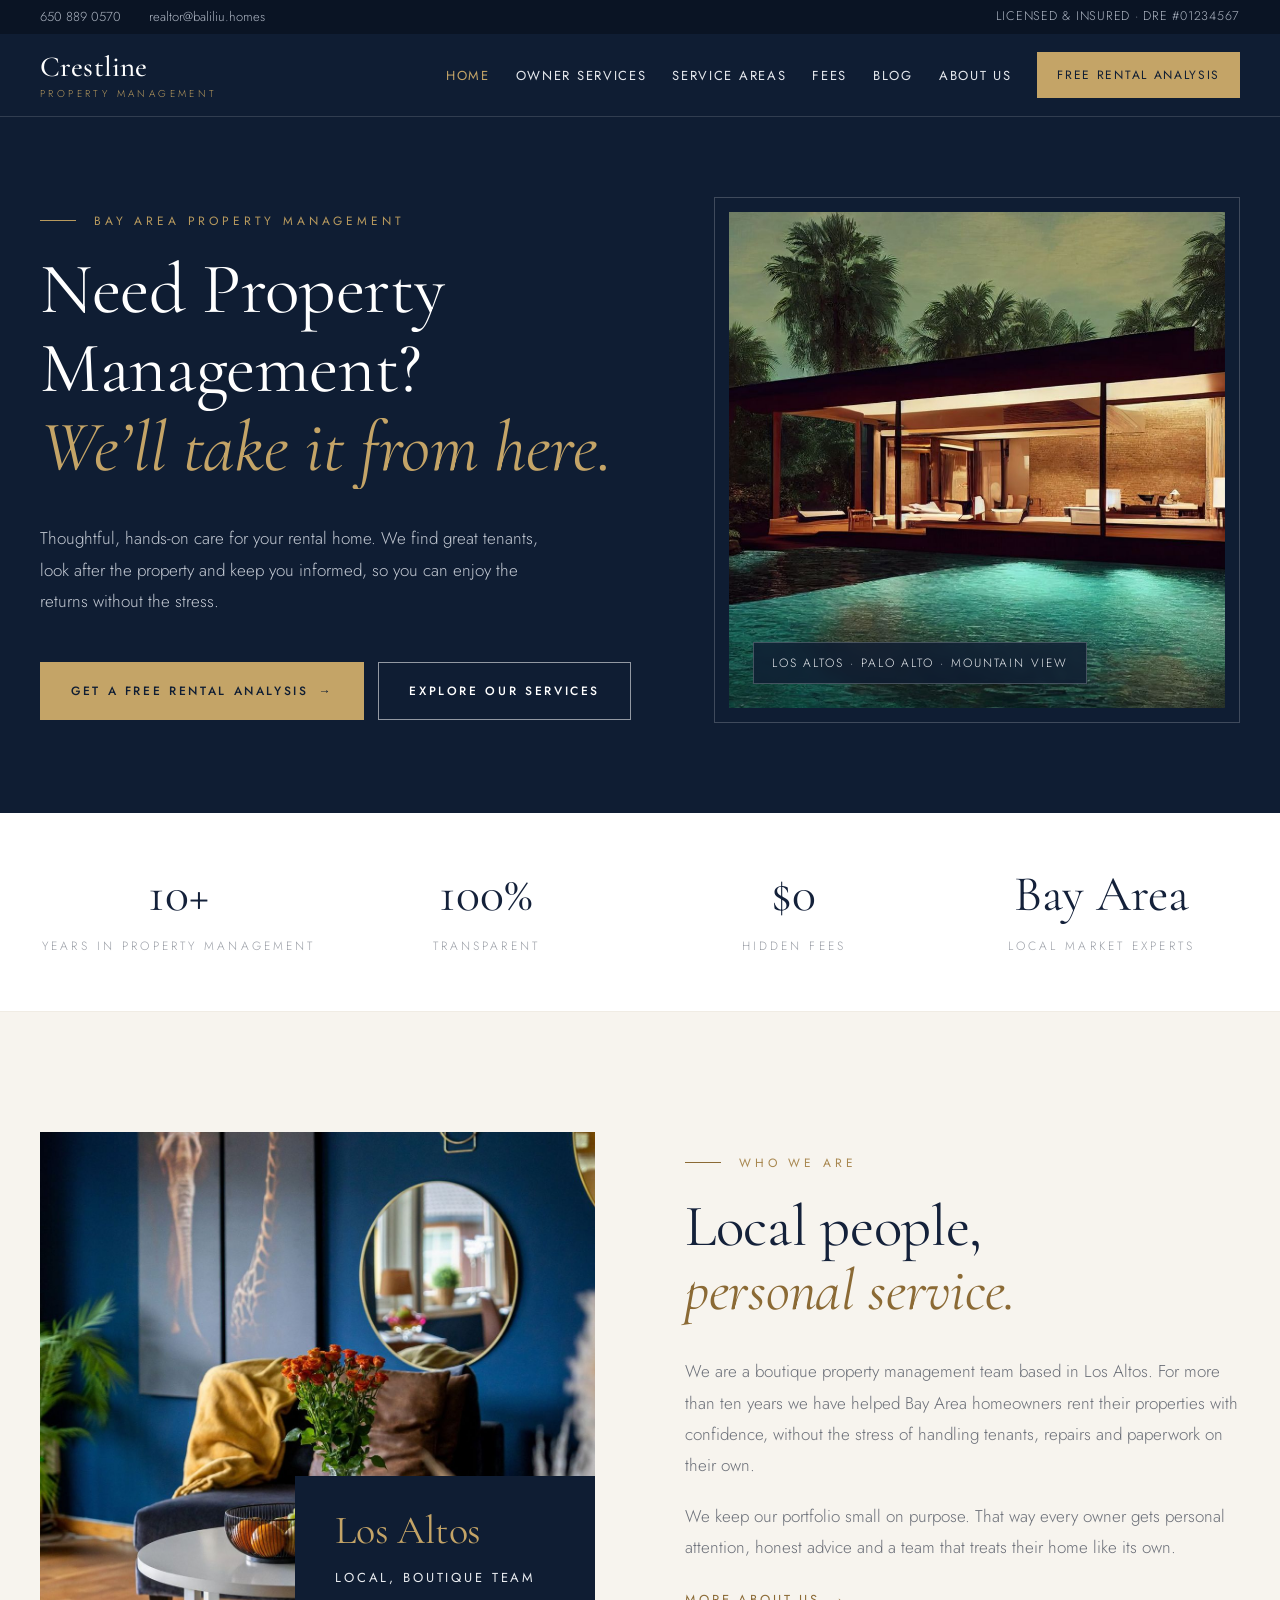
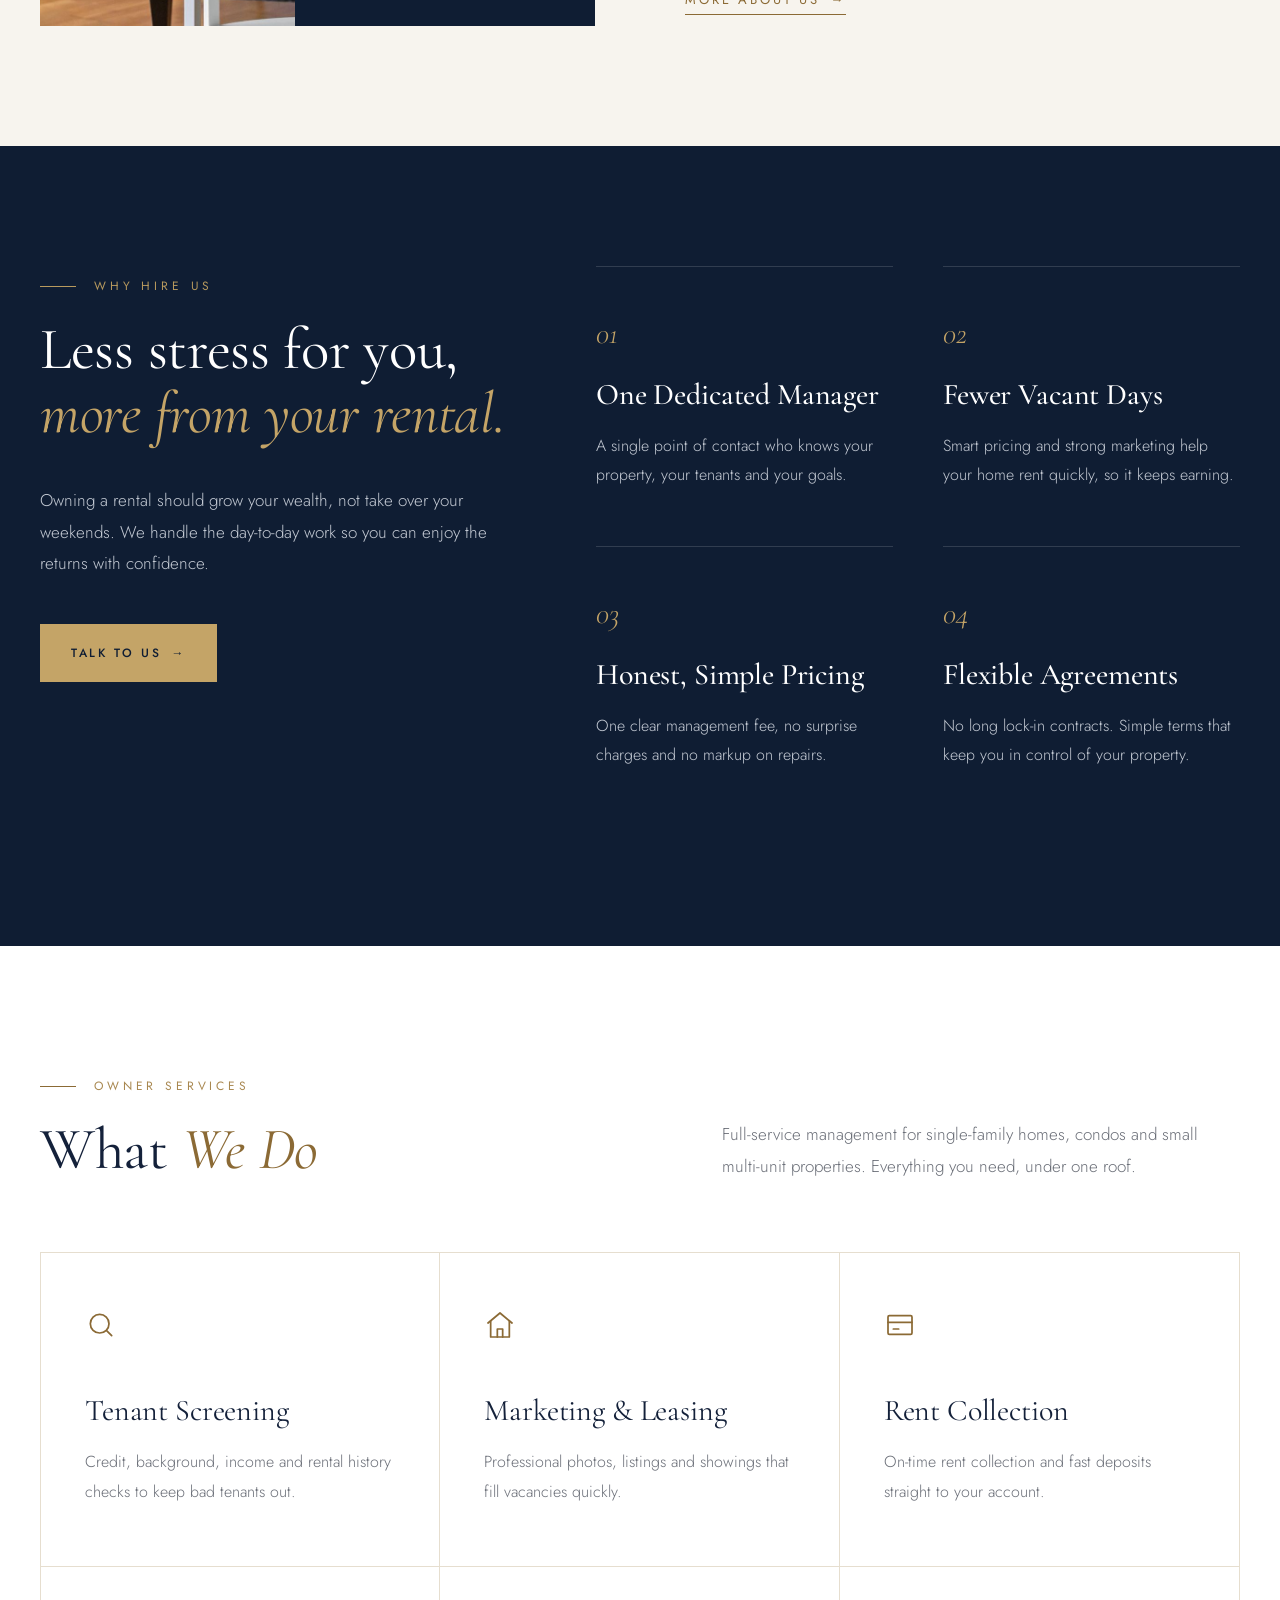
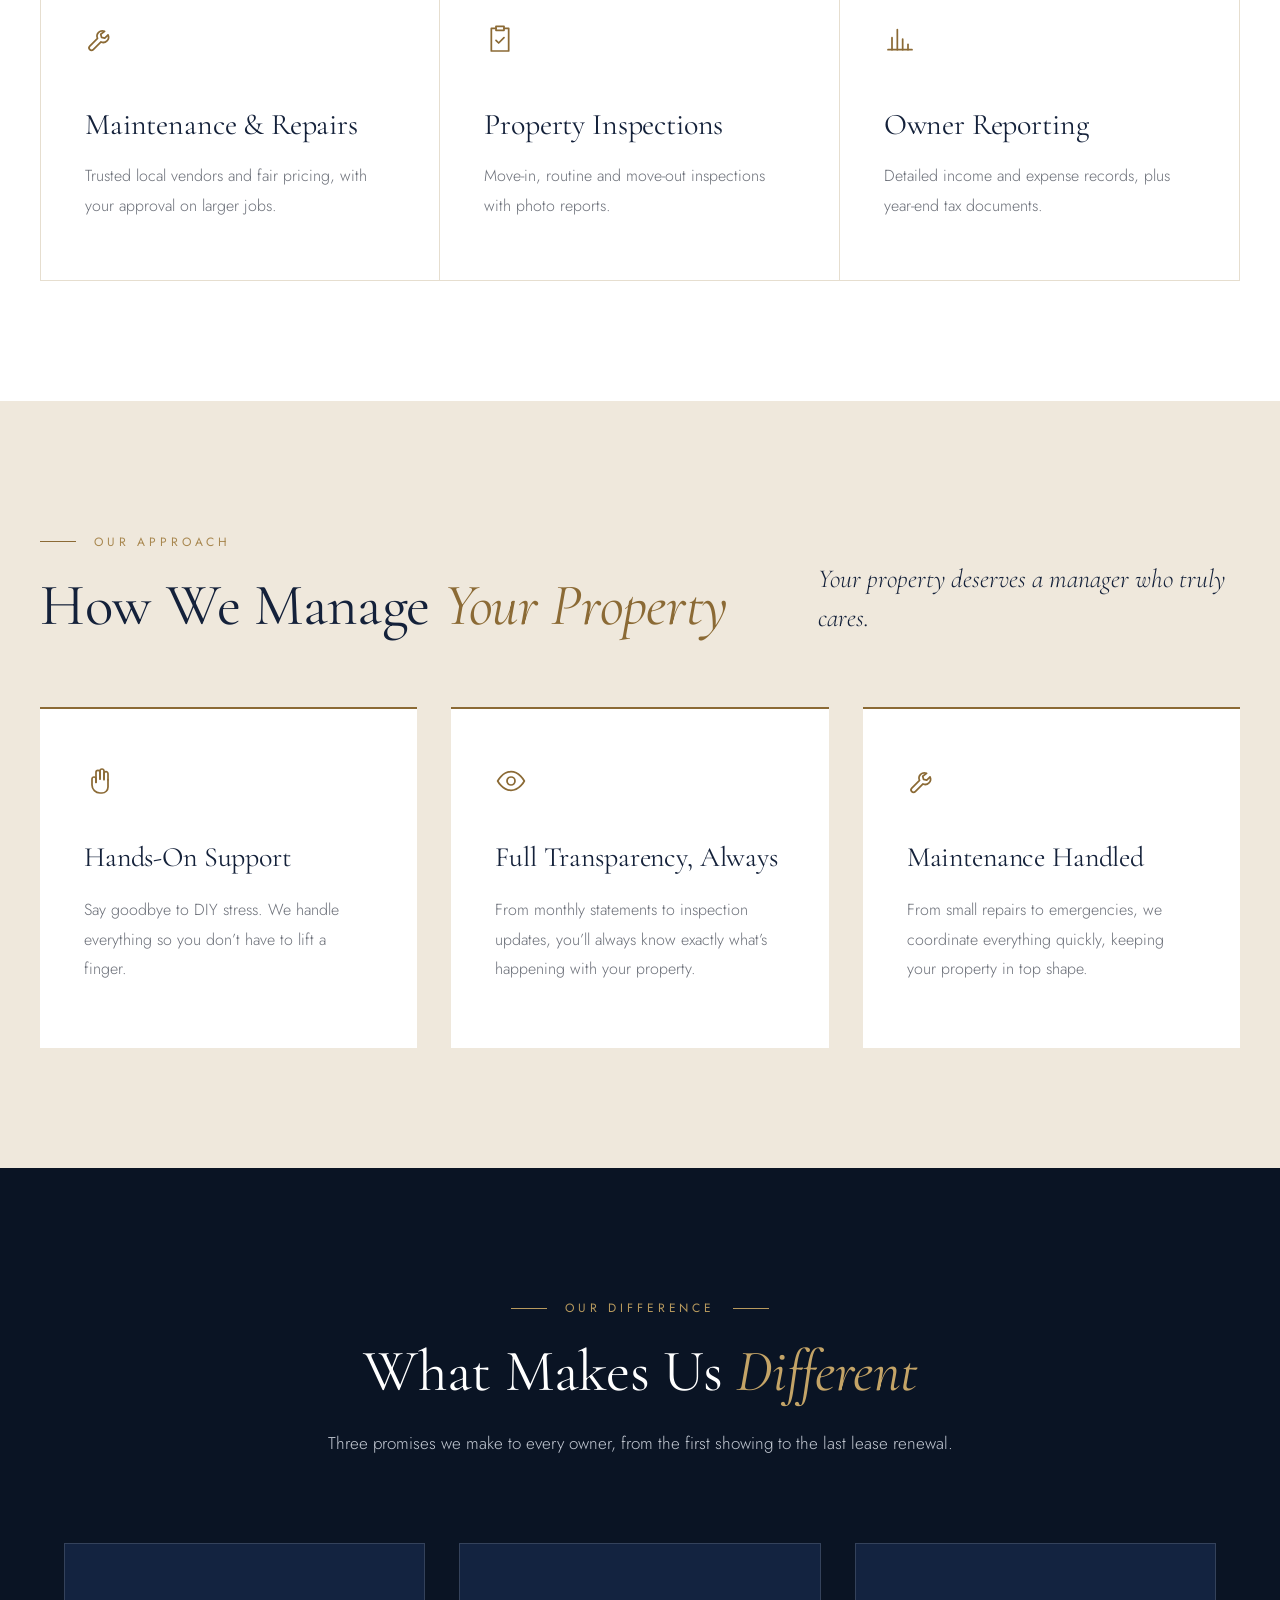
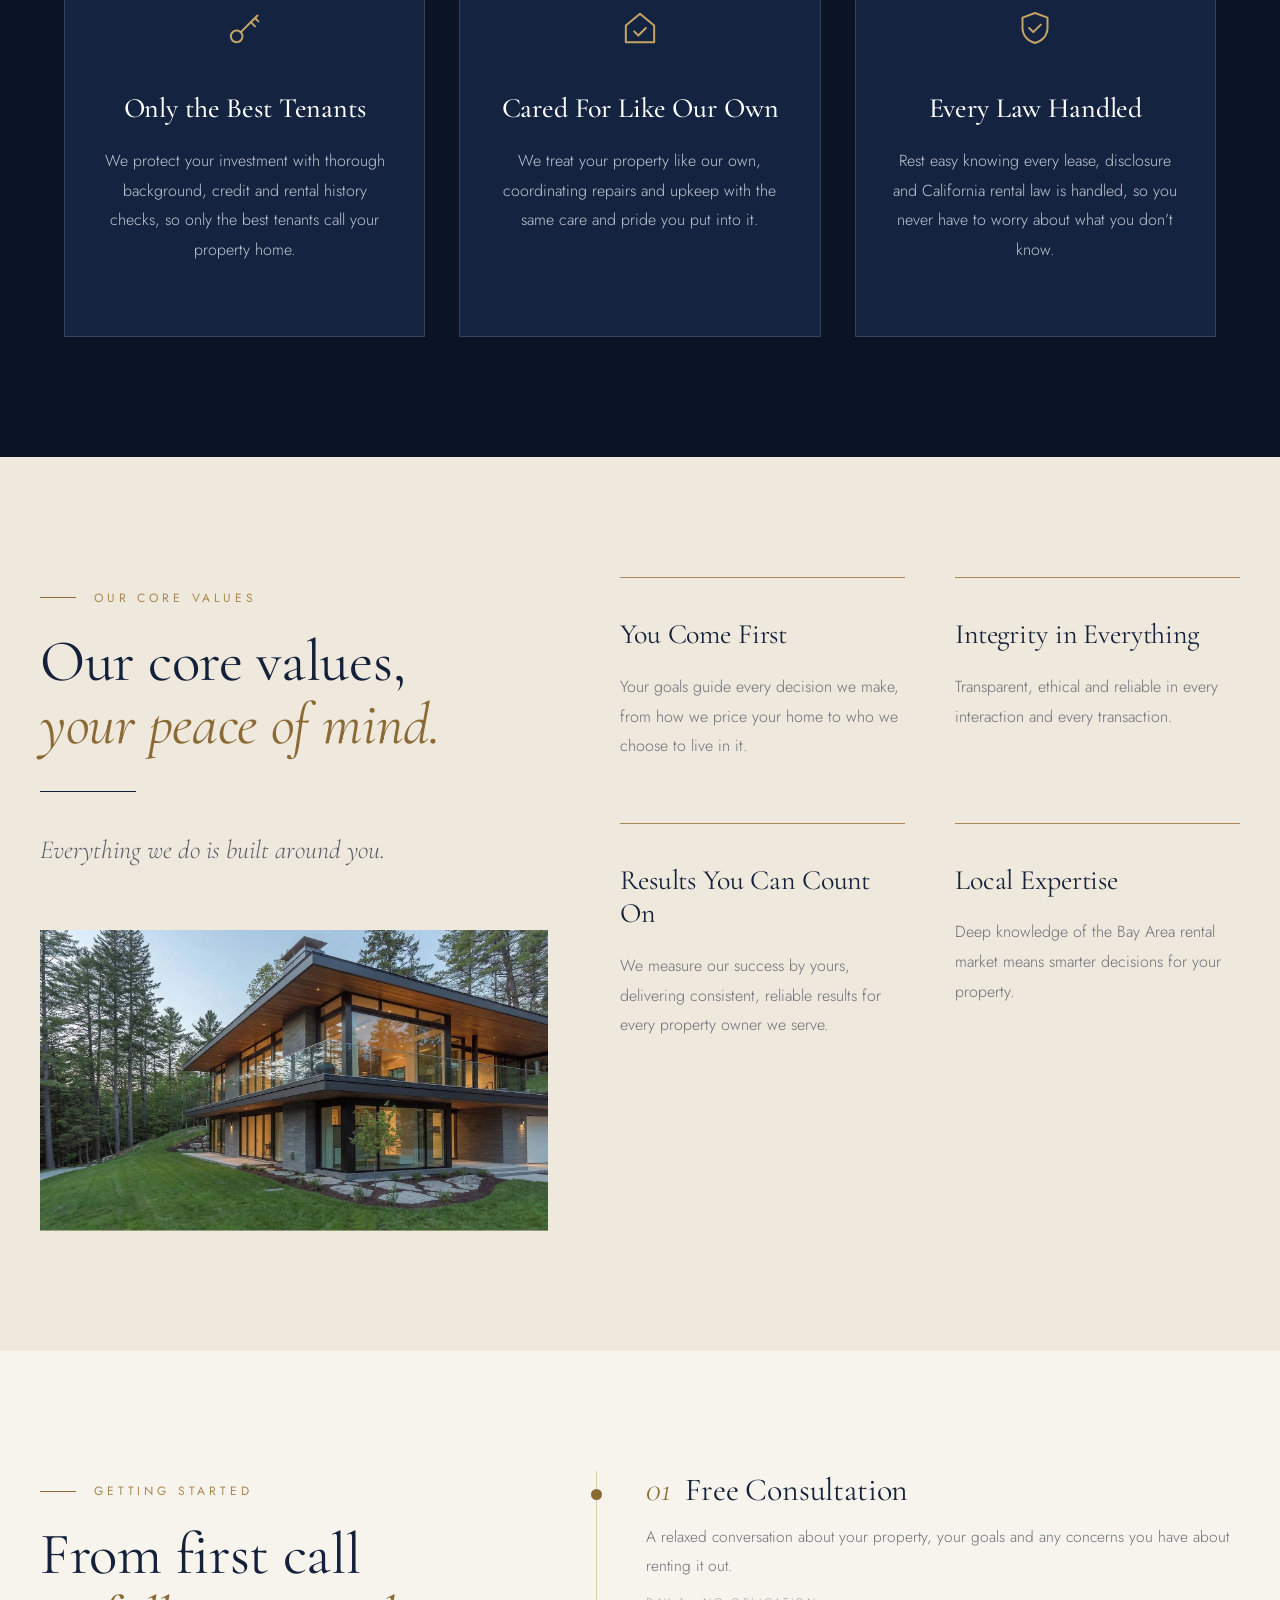
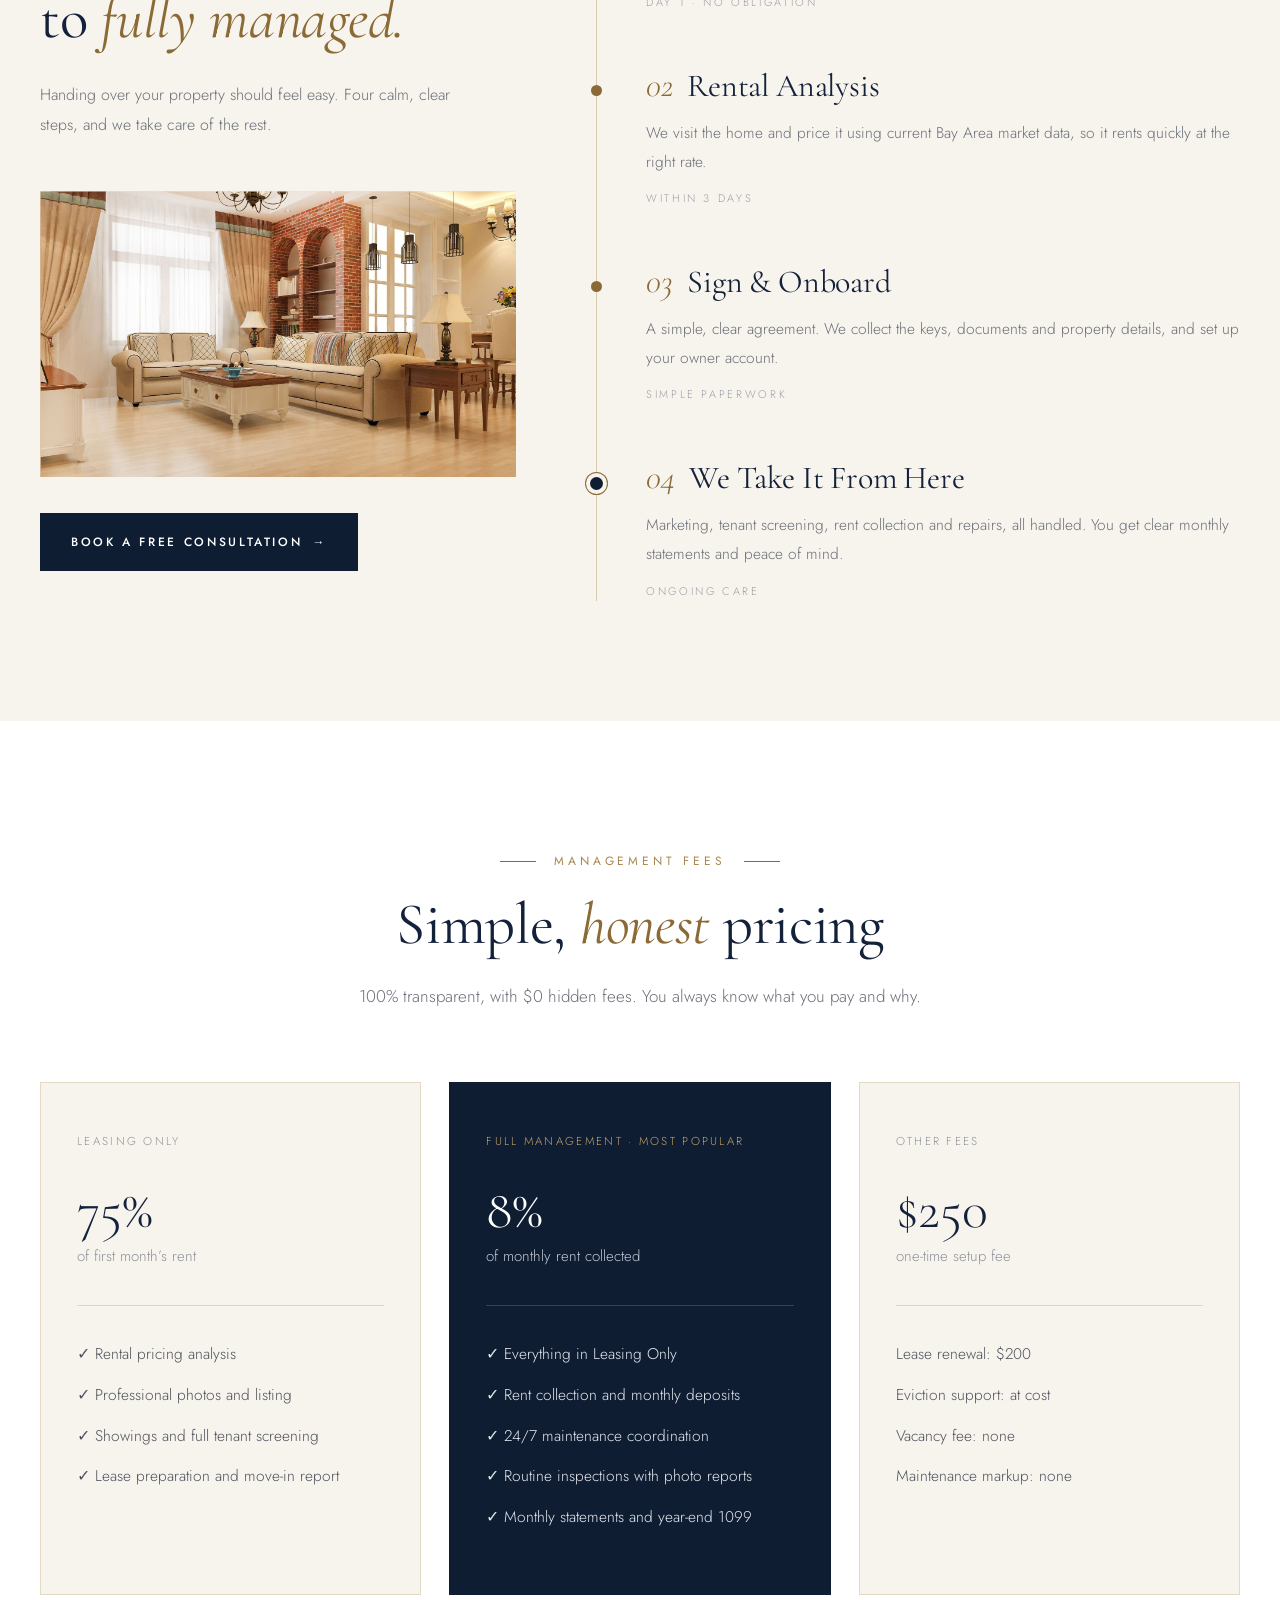
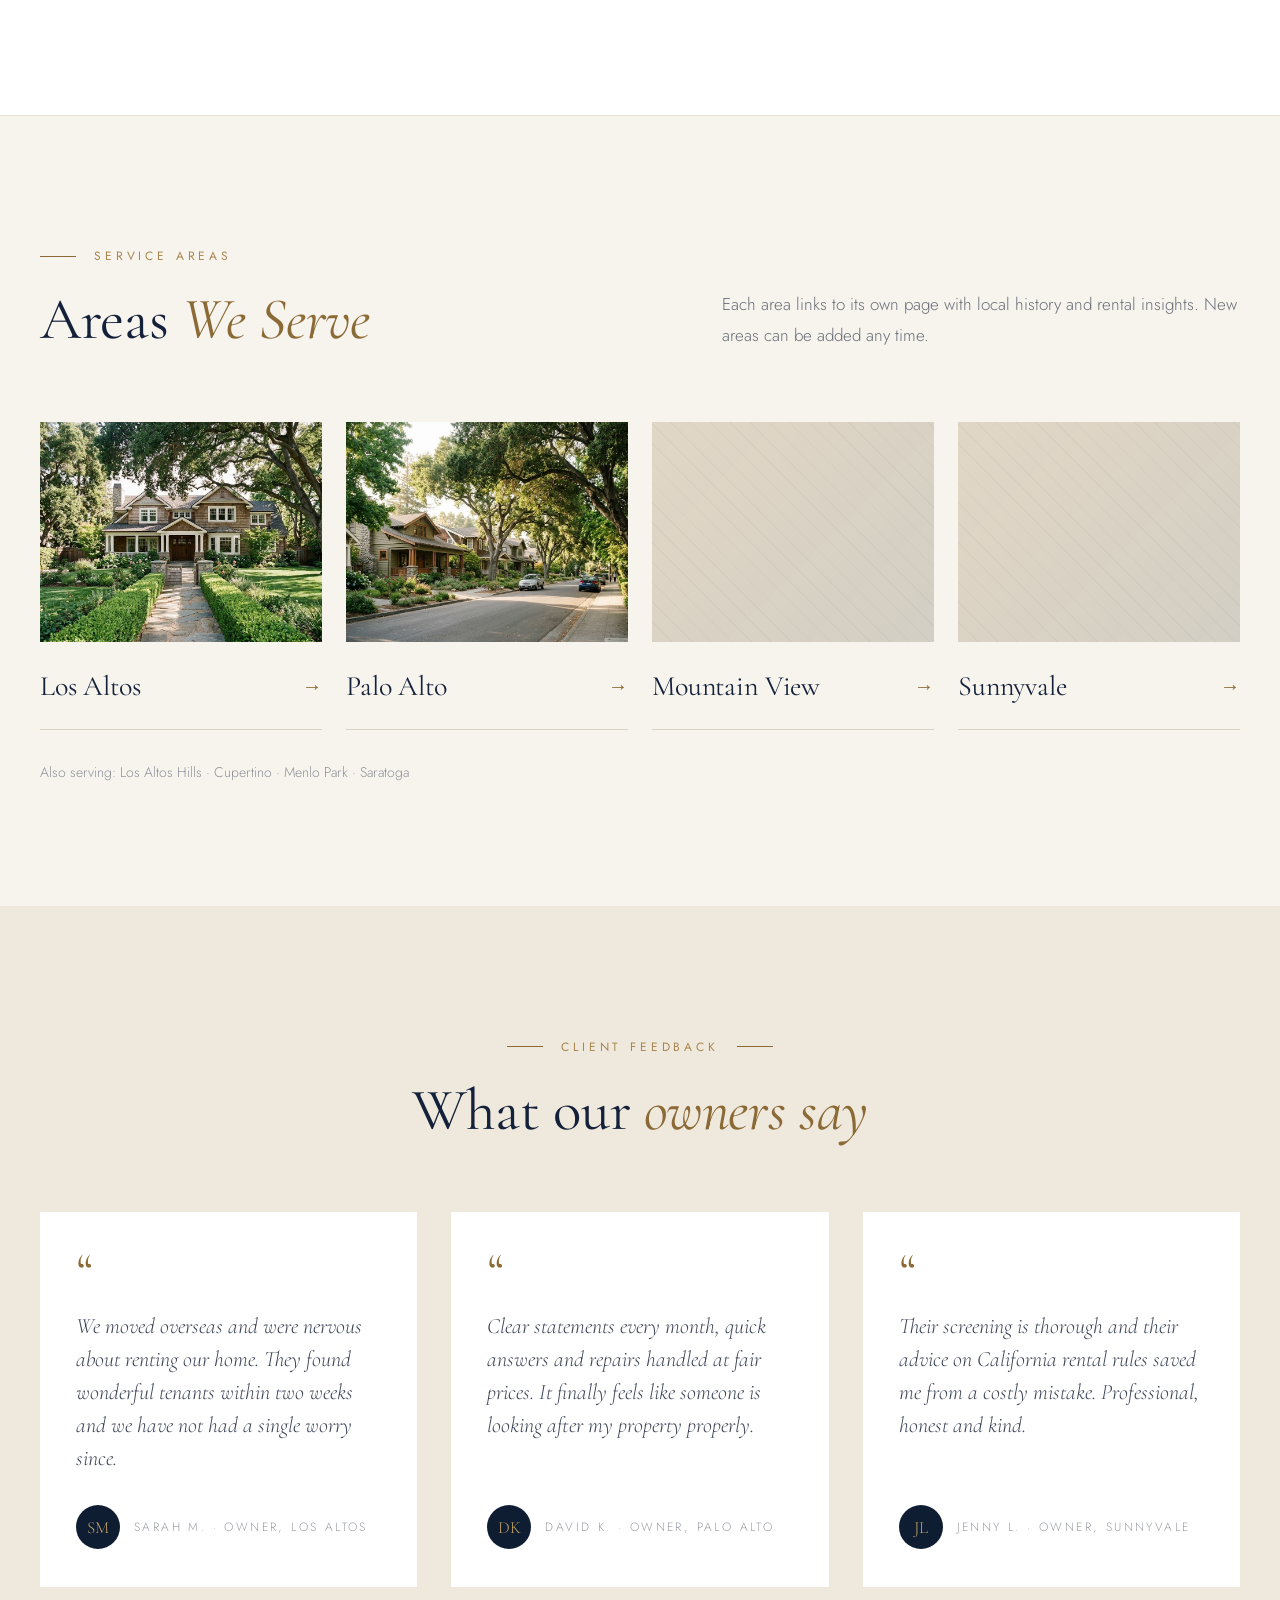
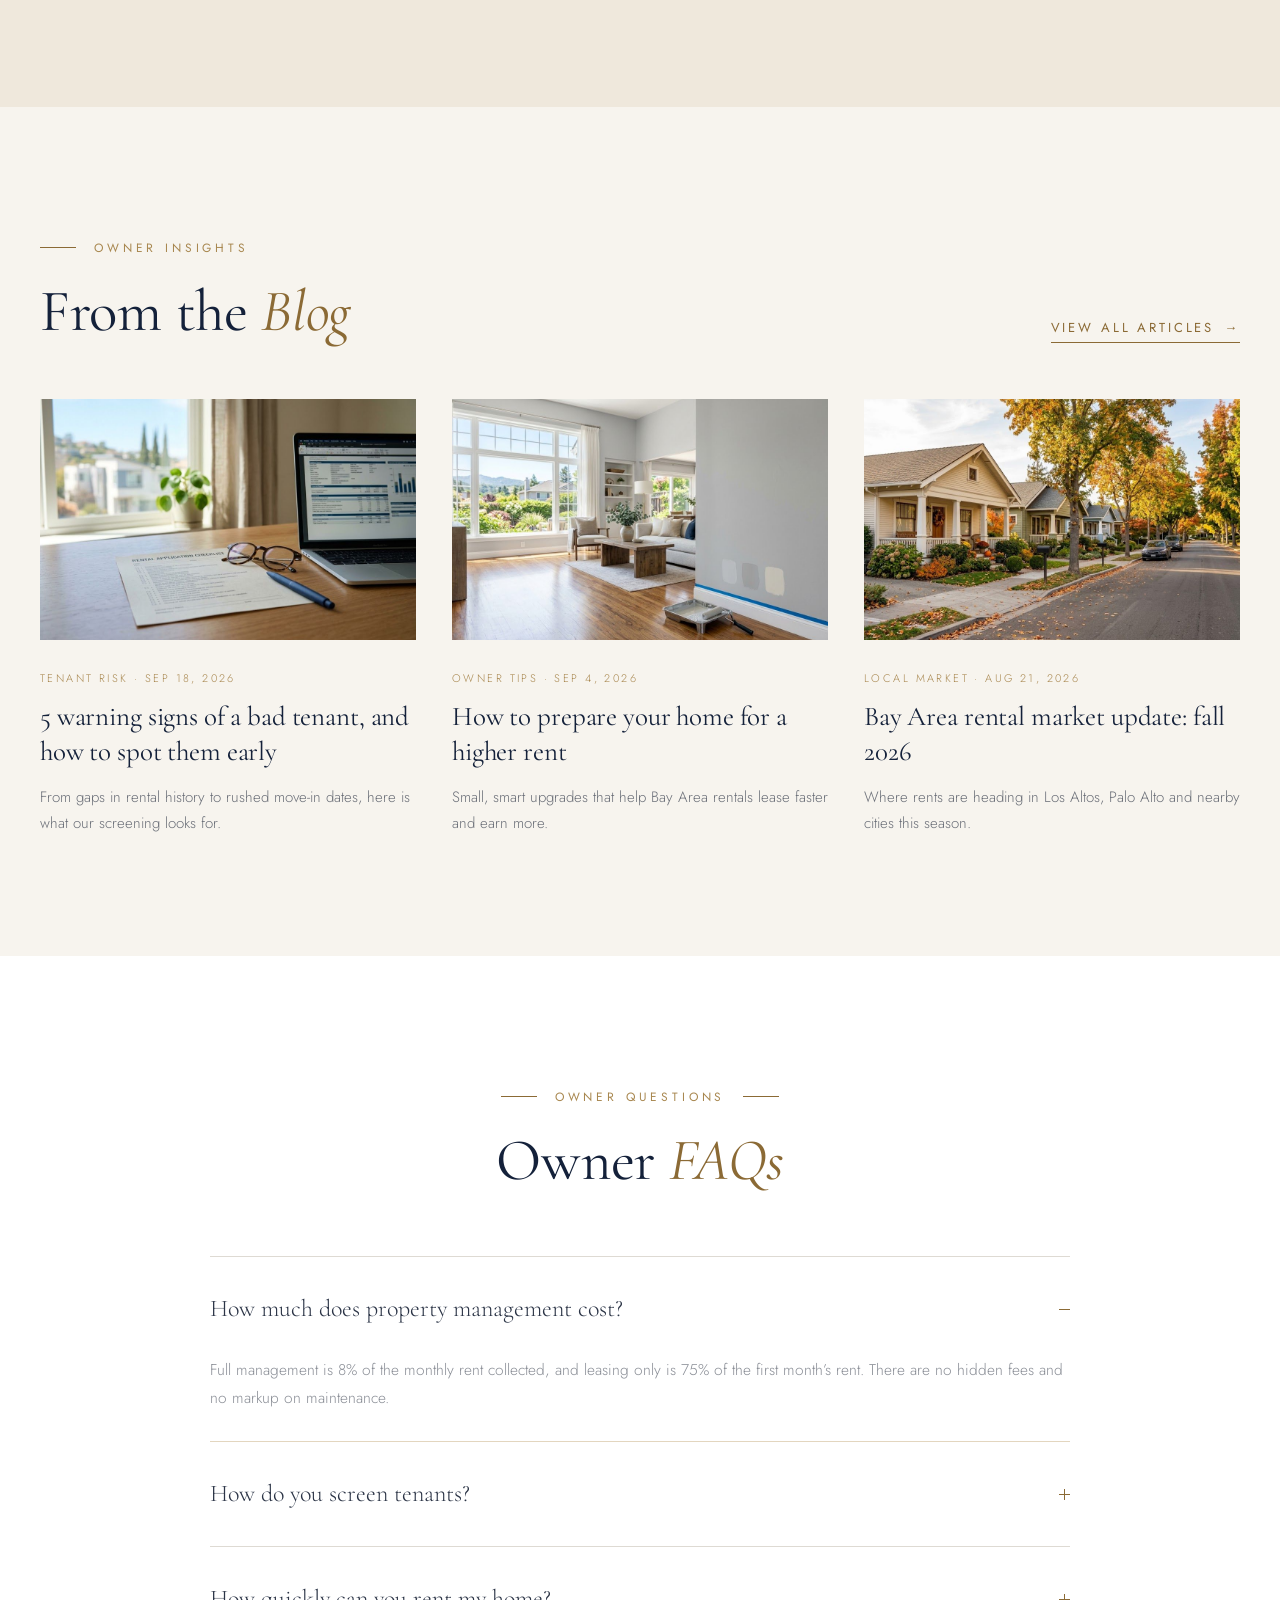
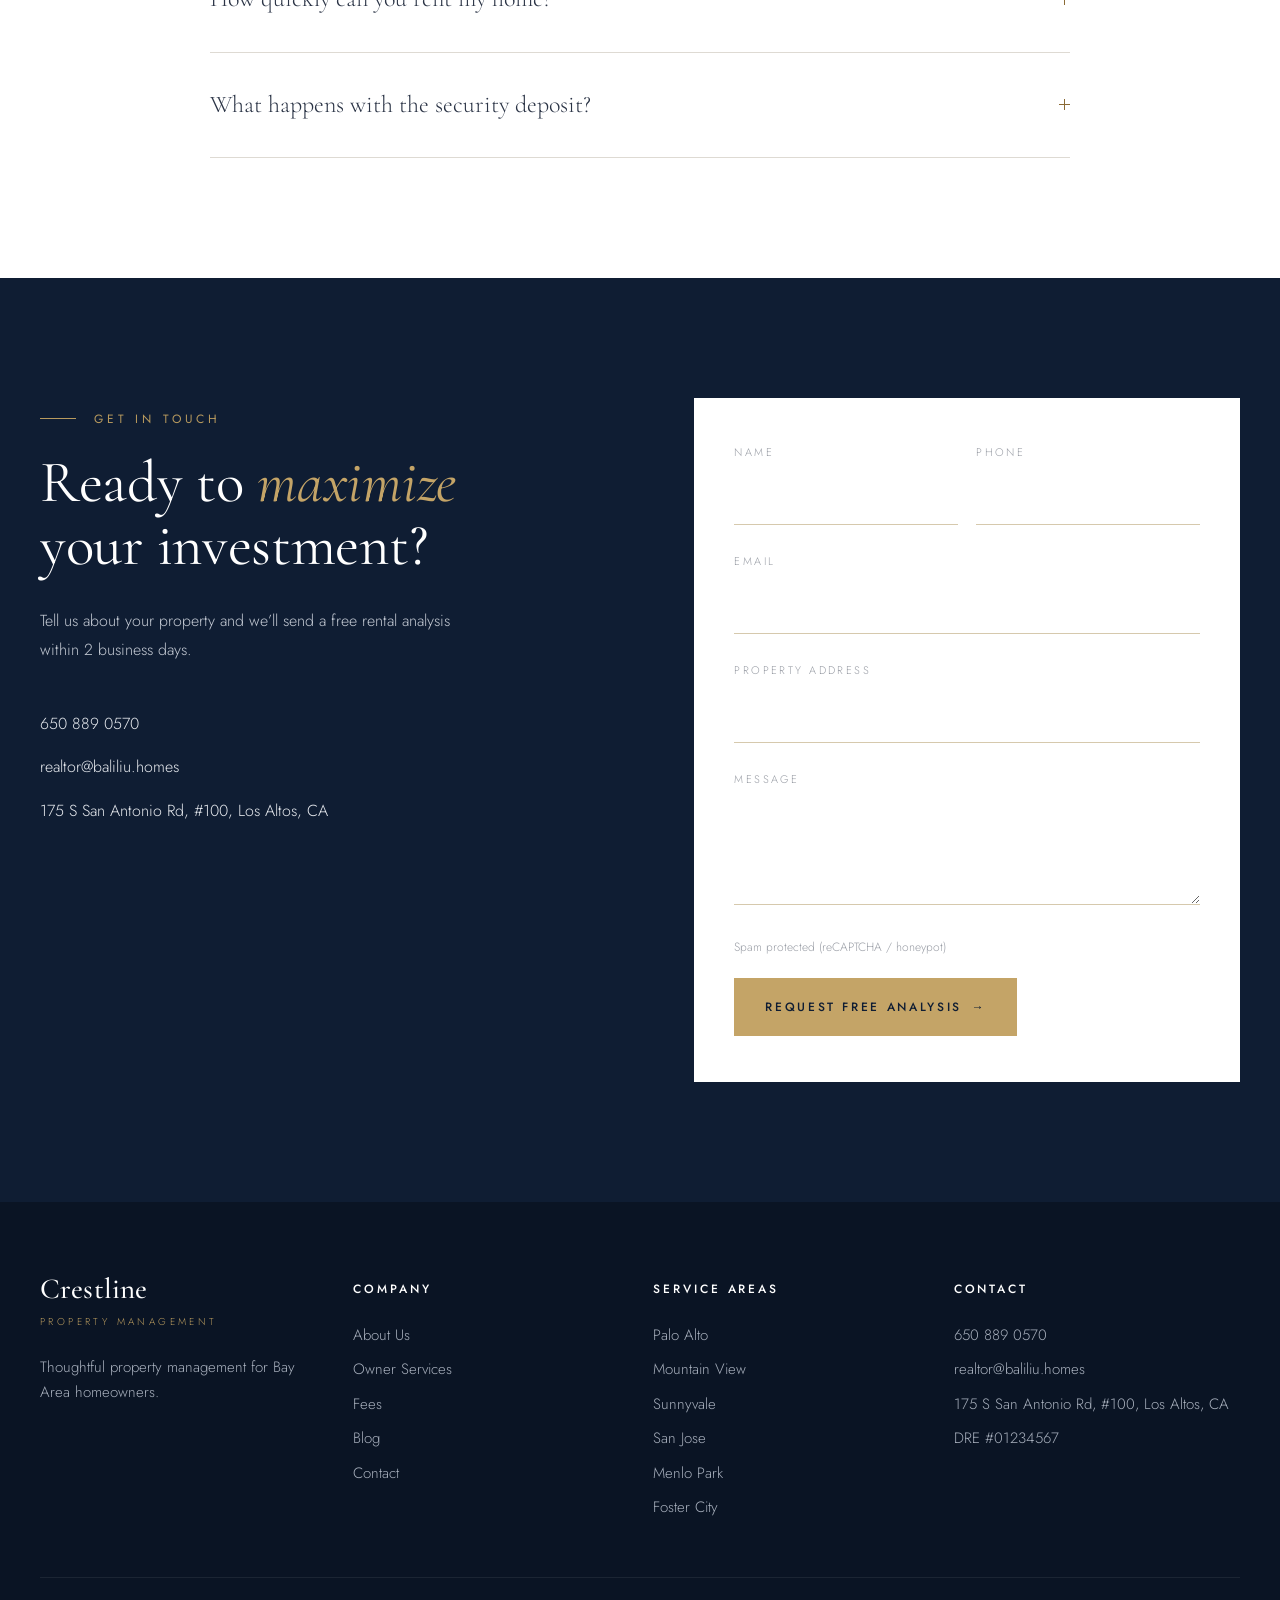
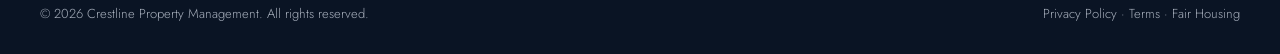
<file: old-homepage.html>
<!DOCTYPE html>
<html lang="en">
<head>
  <meta charset="UTF-8">
  <meta name="robots" content="noindex">
  <meta name="viewport" content="width=device-width, initial-scale=1">
  <title>Crestline Property Management | Bay Area Property Management</title>
  <meta name="description" content="Thoughtful, hands-on property management for Bay Area homeowners. Tenant screening, leasing, rent collection and maintenance in Los Altos, Palo Alto, Mountain View and Sunnyvale.">
  <link rel="preconnect" href="https://fonts.googleapis.com">
  <link rel="preconnect" href="https://fonts.gstatic.com" crossorigin>
  <link href="https://fonts.googleapis.com/css2?family=Cormorant+Garamond:ital,wght@0,400;0,500;1,400;1,500&family=Jost:wght@300;400;500&display=swap" rel="stylesheet">
  <link rel="stylesheet" href="assets/css/style.css?v=dda802c1">
  <script>document.documentElement.classList.add('js');</script>
</head>
<body>

<!-- Icon sprite (same icons as assets/icons/*.svg for Elementor upload) -->
<svg width="0" height="0" style="position:absolute" aria-hidden="true">
  <defs>
    <symbol id="i-image" viewBox="0 0 24 24" fill="none" stroke="currentColor" stroke-width="1.2" stroke-linecap="round" stroke-linejoin="round"><rect x="3" y="4" width="18" height="16" rx="1"/><circle cx="9" cy="10" r="2"/><path d="m21 16-5-5-9 9"/></symbol>
    <symbol id="i-search" viewBox="0 0 24 24" fill="none" stroke="currentColor" stroke-width="1.3" stroke-linecap="round" stroke-linejoin="round"><circle cx="11" cy="11" r="7"/><path d="m20 20-3.6-3.6"/></symbol>
    <symbol id="i-home" viewBox="0 0 24 24" fill="none" stroke="currentColor" stroke-width="1.3" stroke-linecap="round" stroke-linejoin="round"><path d="M3 10.5 12 3l9 7.5"/><path d="M5 9v12h14V9"/><path d="M10 21v-6h4v6"/></symbol>
    <symbol id="i-card" viewBox="0 0 24 24" fill="none" stroke="currentColor" stroke-width="1.3" stroke-linecap="round" stroke-linejoin="round"><rect x="3" y="5" width="18" height="14" rx="1"/><path d="M3 10h18"/><path d="M7 15h4"/></symbol>
    <symbol id="i-wrench" viewBox="0 0 24 24" fill="none" stroke="currentColor" stroke-width="1.3" stroke-linecap="round" stroke-linejoin="round"><path d="M14.7 6.3a4 4 0 0 0-5.3 5.3L3.6 17.4a1.8 1.8 0 0 0 2.6 2.6l5.8-5.8a4 4 0 0 0 5.3-5.3l-2.5 2.5-2.4-.6-.6-2.4z"/></symbol>
    <symbol id="i-clipboard" viewBox="0 0 24 24" fill="none" stroke="currentColor" stroke-width="1.3" stroke-linecap="round" stroke-linejoin="round"><path d="M9 4H5.5v17h13V4H15"/><rect x="9" y="2.5" width="6" height="3"/><path d="m9 13 2 2 4-4"/></symbol>
    <symbol id="i-chart" viewBox="0 0 24 24" fill="none" stroke="currentColor" stroke-width="1.3" stroke-linecap="round" stroke-linejoin="round"><path d="M3 20h18"/><path d="M6 20v-9"/><path d="M10 20V5"/><path d="M14 20v-8"/><path d="M18 20v-4"/></symbol>
    <symbol id="i-hand" viewBox="0 0 24 24" fill="none" stroke="currentColor" stroke-width="1.3" stroke-linecap="round" stroke-linejoin="round"><path d="M18 11V6.5a1.5 1.5 0 0 0-3 0V11"/><path d="M15 10.5V4.5a1.5 1.5 0 0 0-3 0v6"/><path d="M12 10.5V5.5a1.5 1.5 0 0 0-3 0V13"/><path d="M9 13v-2.5a1.5 1.5 0 0 0-3 0V15a6 6 0 0 0 6 6h1.5a4.5 4.5 0 0 0 4.5-4.5V11"/></symbol>
    <symbol id="i-eye" viewBox="0 0 24 24" fill="none" stroke="currentColor" stroke-width="1.3" stroke-linecap="round" stroke-linejoin="round"><path d="M2 12s3.6-7 10-7 10 7 10 7-3.6 7-10 7S2 12 2 12z"/><circle cx="12" cy="12" r="3"/></symbol>
    <symbol id="i-key" viewBox="0 0 24 24" fill="none" stroke="currentColor" stroke-width="1.2" stroke-linecap="round" stroke-linejoin="round"><circle cx="7" cy="17" r="3.5"/><path d="m9.5 14.5 10-10"/><path d="m15.5 8.5 2.5 2.5"/><path d="m18 6 2 2"/></symbol>
    <symbol id="i-house-check" viewBox="0 0 24 24" fill="none" stroke="currentColor" stroke-width="1.2" stroke-linecap="round" stroke-linejoin="round"><path d="M3.5 10.5 12 3.5l8.5 7V20.5h-17z"/><path d="m8.5 14 2.5 2.5 4.5-4.5"/></symbol>
    <symbol id="i-shield" viewBox="0 0 24 24" fill="none" stroke="currentColor" stroke-width="1.2" stroke-linecap="round" stroke-linejoin="round"><path d="M12 3 4.5 5.8V12c0 4.4 3.2 7.9 7.5 9 4.3-1.1 7.5-4.6 7.5-9V5.8z"/><path d="m8.5 12 2.5 2.5 4.5-4.5"/></symbol>
  </defs>
</svg>

<!-- ============ TOP BAR ============ -->
<div class="cl-topbar">
  <div class="cl-container">
    <div class="cl-topbar__left">
      <a href="tel:6508890570">650 889 0570</a>
      <a href="mailto:realtor@baliliu.homes">realtor@baliliu.homes</a>
    </div>
    <div class="cl-topbar__right">Licensed &amp; Insured · DRE #01234567</div>
  </div>
</div>

<!-- ============ HEADER ============ -->
<header class="cl-header" id="top">
  <div class="cl-container">
    <a href="#top" class="cl-logo" aria-label="Crestline Property Management home">
      <span class="cl-logo__name">Crestline</span>
      <span class="cl-logo__sub">Property Management</span>
    </a>
    <nav class="cl-nav" aria-label="Main">
      <ul class="cl-nav__list">
        <li><a href="#top" class="is-active">Home</a></li>
        <li><a href="#services">Owner Services</a></li>
        <li><a href="service-areas.html">Service Areas</a></li>
        <li><a href="#fees">Fees</a></li>
        <li><a href="#blog">Blog</a></li>
        <li><a href="#about">About Us</a></li>
      </ul>
      <a href="#contact" class="cl-btn cl-btn--gold">Free Rental Analysis</a>
    </nav>
    <button class="cl-burger" aria-label="Open menu" aria-expanded="false"><span></span><span></span><span></span></button>
  </div>
</header>

<main>

<!-- ============ HERO ============ -->
<section class="cl-hero">
  <div class="cl-container">
    <div class="cl-hero__copy">
      <div class="cl-eyebrow" data-reveal="fade">Bay Area Property Management</div>
      <h1 class="cl-h cl-h--light cl-h1">
        <span class="line"><span>Need Property</span></span>
        <span class="line"><span>Management?</span></span>
        <span class="line"><span><em>We’ll take it from here.</em></span></span>
      </h1>
      <p class="cl-lead" data-reveal style="--d:.45s">Thoughtful, hands-on care for your rental home. We find great tenants, look after the property and keep you informed, so you can enjoy the returns without the stress.</p>
      <div class="cl-hero__btns" data-reveal style="--d:.6s">
        <a href="#contact" class="cl-btn cl-btn--gold">Get a Free Rental Analysis <span class="arr">→</span></a>
        <a href="#services" class="cl-btn cl-btn--outline">Explore Our Services</a>
      </div>
    </div>
    <div class="cl-hero__frame" data-reveal="fade" style="--d:.2s">
      <div class="cl-ph cl-ph--dark" data-img="home-hero" data-reveal="wipe" style="--d:.3s"><!--img--><img class="cl-ph__img cl-ph__img--parallax cl-parallax" src="assets/images/home-hero.jpg" alt="Modern glass-walled home glowing at dusk beside a pool" style="object-position:74% 50%" data-speed="0.06" fetchpriority="high" decoding="async"><!--/img--></div>
      <div class="cl-hero__tag" data-reveal style="--d:.9s">Los Altos · Palo Alto · Mountain View</div>
    </div>
  </div>
</section>

<!-- ============ STATS ============ -->
<section class="cl-stats">
  <div class="cl-container">
    <div class="cl-stat" data-reveal>
      <div class="cl-stat__num"><span data-count="10">10</span>+</div>
      <div class="cl-stat__label">Years in Property Management</div>
    </div>
    <div class="cl-stat" data-reveal style="--d:.12s">
      <div class="cl-stat__num"><span data-count="100">100</span>%</div>
      <div class="cl-stat__label">Transparent</div>
    </div>
    <div class="cl-stat" data-reveal style="--d:.24s">
      <div class="cl-stat__num">$<span data-count="0">0</span></div>
      <div class="cl-stat__label">Hidden Fees</div>
    </div>
    <div class="cl-stat" data-reveal style="--d:.36s">
      <div class="cl-stat__num">Bay Area</div>
      <div class="cl-stat__label">Local Market Experts</div>
    </div>
  </div>
</section>

<!-- ============ ABOUT ============ -->
<section class="cl-section bg-cream cl-about" id="about">
  <div class="cl-container cl-split">
    <div class="cl-about__media" data-reveal="left">
      <div class="cl-ph cl-zoom" data-img="home-about"><!--img--><img class="cl-ph__img" src="assets/images/home-about.jpg" alt="Styled living room with a navy wall, brass mirror and mustard throw" style="object-position:50% 40%" loading="lazy" decoding="async"><!--/img--></div>
      <div class="cl-about__badge" data-reveal style="--d:.35s">
        <div class="cl-h">Los Altos</div>
        <span>Local, Boutique Team</span>
      </div>
    </div>
    <div class="cl-about__copy">
      <div class="cl-eyebrow" data-reveal>Who We Are</div>
      <h2 class="cl-h cl-h2" data-reveal style="--d:.1s">Local people,<br><em>personal service.</em></h2>
      <div data-reveal style="--d:.2s">
        <p>We are a boutique property management team based in Los Altos. For more than ten years we have helped Bay Area homeowners rent their properties with confidence, without the stress of handling tenants, repairs and paperwork on their own.</p>
        <p>We keep our portfolio small on purpose. That way every owner gets personal attention, honest advice and a team that treats their home like its own.</p>
      </div>
      <a href="#about" class="cl-link" data-reveal style="--d:.3s">More About Us <span class="arr">→</span></a>
    </div>
  </div>
</section>

<!-- ============ WHY HIRE US ============ -->
<section class="cl-section bg-navy cl-why">
  <div class="cl-container cl-split">
    <div>
      <div class="cl-eyebrow" data-reveal>Why Hire Us</div>
      <h2 class="cl-h cl-h--light cl-h2" data-reveal style="--d:.1s">Less stress for you, <em>more from your rental.</em></h2>
      <p class="cl-lead" data-reveal style="--d:.2s">Owning a rental should grow your wealth, not take over your weekends. We handle the day-to-day work so you can enjoy the returns with confidence.</p>
      <a href="#contact" class="cl-btn cl-btn--gold" data-reveal style="--d:.3s">Talk to Us <span class="arr">→</span></a>
    </div>
    <div class="cl-why__grid">
      <div class="cl-why__item" data-reveal>
        <span class="cl-num">01</span>
        <h3 class="cl-h cl-h3">One Dedicated Manager</h3>
        <p>A single point of contact who knows your property, your tenants and your goals.</p>
      </div>
      <div class="cl-why__item" data-reveal style="--d:.12s">
        <span class="cl-num">02</span>
        <h3 class="cl-h cl-h3">Fewer Vacant Days</h3>
        <p>Smart pricing and strong marketing help your home rent quickly, so it keeps earning.</p>
      </div>
      <div class="cl-why__item" data-reveal style="--d:.24s">
        <span class="cl-num">03</span>
        <h3 class="cl-h cl-h3">Honest, Simple Pricing</h3>
        <p>One clear management fee, no surprise charges and no markup on repairs.</p>
      </div>
      <div class="cl-why__item" data-reveal style="--d:.36s">
        <span class="cl-num">04</span>
        <h3 class="cl-h cl-h3">Flexible Agreements</h3>
        <p>No long lock-in contracts. Simple terms that keep you in control of your property.</p>
      </div>
    </div>
  </div>
</section>

<!-- ============ WHAT WE DO ============ -->
<section class="cl-section bg-white" id="services">
  <div class="cl-container">
    <div class="cl-head">
      <div>
        <div class="cl-eyebrow" data-reveal>Owner Services</div>
        <h2 class="cl-h cl-h2" data-reveal style="--d:.1s">What <em>We Do</em></h2>
      </div>
      <p class="cl-head__aside" data-reveal style="--d:.2s">Full-service management for single-family homes, condos and small multi-unit properties. Everything you need, under one roof.</p>
    </div>
    <div class="cl-services">
      <div class="cl-service" data-reveal>
        <div class="cl-icon"><svg><use href="#i-search"/></svg></div>
        <h3 class="cl-h cl-h3">Tenant Screening</h3>
        <p>Credit, background, income and rental history checks to keep bad tenants out.</p>
      </div>
      <div class="cl-service" data-reveal style="--d:.1s">
        <div class="cl-icon"><svg><use href="#i-home"/></svg></div>
        <h3 class="cl-h cl-h3">Marketing &amp; Leasing</h3>
        <p>Professional photos, listings and showings that fill vacancies quickly.</p>
      </div>
      <div class="cl-service" data-reveal style="--d:.2s">
        <div class="cl-icon"><svg><use href="#i-card"/></svg></div>
        <h3 class="cl-h cl-h3">Rent Collection</h3>
        <p>On-time rent collection and fast deposits straight to your account.</p>
      </div>
      <div class="cl-service" data-reveal style="--d:.3s">
        <div class="cl-icon"><svg><use href="#i-wrench"/></svg></div>
        <h3 class="cl-h cl-h3">Maintenance &amp; Repairs</h3>
        <p>Trusted local vendors and fair pricing, with your approval on larger jobs.</p>
      </div>
      <div class="cl-service" data-reveal style="--d:.4s">
        <div class="cl-icon"><svg><use href="#i-clipboard"/></svg></div>
        <h3 class="cl-h cl-h3">Property Inspections</h3>
        <p>Move-in, routine and move-out inspections with photo reports.</p>
      </div>
      <div class="cl-service" data-reveal style="--d:.5s">
        <div class="cl-icon"><svg><use href="#i-chart"/></svg></div>
        <h3 class="cl-h cl-h3">Owner Reporting</h3>
        <p>Detailed income and expense records, plus year-end tax documents.</p>
      </div>
    </div>
  </div>
</section>

<!-- ============ OUR APPROACH ============ -->
<section class="cl-section bg-sand">
  <div class="cl-container">
    <div class="cl-head cl-head--wide">
      <div>
        <div class="cl-eyebrow" data-reveal>Our Approach</div>
        <h2 class="cl-h cl-h2" data-reveal style="--d:.1s">How We Manage <em>Your Property</em></h2>
      </div>
      <p class="cl-head__quote" data-reveal style="--d:.2s">Your property deserves a manager who truly cares.</p>
    </div>
    <div class="cl-cards">
      <div class="cl-card cl-card--top" data-reveal>
        <div class="cl-icon"><svg><use href="#i-hand"/></svg></div>
        <h3 class="cl-h cl-h3">Hands-On Support</h3>
        <p>Say goodbye to DIY stress. We handle everything so you don’t have to lift a finger.</p>
      </div>
      <div class="cl-card cl-card--top" data-reveal style="--d:.12s">
        <div class="cl-icon"><svg><use href="#i-eye"/></svg></div>
        <h3 class="cl-h cl-h3">Full Transparency, Always</h3>
        <p>From monthly statements to inspection updates, you’ll always know exactly what’s happening with your property.</p>
      </div>
      <div class="cl-card cl-card--top" data-reveal style="--d:.24s">
        <div class="cl-icon"><svg><use href="#i-wrench"/></svg></div>
        <h3 class="cl-h cl-h3">Maintenance Handled</h3>
        <p>From small repairs to emergencies, we coordinate everything quickly, keeping your property in top shape.</p>
      </div>
    </div>
  </div>
</section>

<!-- ============ OUR DIFFERENCE ============ -->
<section class="cl-section bg-deep cl-diff">
  <div class="cl-container">
    <div class="cl-head cl-head--center" style="margin-bottom:84px">
      <div class="cl-eyebrow cl-eyebrow--center" data-reveal>Our Difference</div>
      <h2 class="cl-h cl-h--light cl-h2" data-reveal style="--d:.1s">What Makes Us <em>Different</em></h2>
      <p class="cl-sub" data-reveal style="--d:.2s">Three promises we make to every owner, from the first showing to the last lease renewal.</p>
    </div>
    <div class="cl-cards">
      <div class="cl-card cl-card--dark" data-reveal>
        <div class="cl-icon"><svg><use href="#i-key"/></svg></div>
        <h3 class="cl-h cl-h3">Only the Best Tenants</h3>
        <p>We protect your investment with thorough background, credit and rental history checks, so only the best tenants call your property home.</p>
      </div>
      <div class="cl-card cl-card--dark" data-reveal style="--d:.12s">
        <div class="cl-icon"><svg><use href="#i-house-check"/></svg></div>
        <h3 class="cl-h cl-h3">Cared For Like Our Own</h3>
        <p>We treat your property like our own, coordinating repairs and upkeep with the same care and pride you put into it.</p>
      </div>
      <div class="cl-card cl-card--dark" data-reveal style="--d:.24s">
        <div class="cl-icon"><svg><use href="#i-shield"/></svg></div>
        <h3 class="cl-h cl-h3">Every Law Handled</h3>
        <p>Rest easy knowing every lease, disclosure and California rental law is handled, so you never have to worry about what you don’t know.</p>
      </div>
    </div>
  </div>
</section>

<!-- ============ CORE VALUES ============ -->
<section class="cl-section bg-sand cl-values">
  <div class="cl-container cl-split">
    <div>
      <div class="cl-eyebrow" data-reveal>Our Core Values</div>
      <h2 class="cl-h cl-h2" data-reveal style="--d:.1s">Our core values,<br><em>your peace of mind.</em></h2>
      <div class="cl-rule" data-reveal style="--d:.2s"></div>
      <p class="cl-values__sub" data-reveal style="--d:.25s">Everything we do is built around you.</p>
      <div class="cl-ph cl-zoom" data-img="home-values" data-reveal="wipe" style="--d:.2s"><!--img--><img class="cl-ph__img" src="assets/images/home-values.jpg" alt="Modern two-storey home with a glass balcony among tall pines" loading="lazy" decoding="async"><!--/img--></div>
    </div>
    <div class="cl-values__grid">
      <div class="cl-value" data-reveal>
        <h3 class="cl-h cl-h3">You Come First</h3>
        <p>Your goals guide every decision we make, from how we price your home to who we choose to live in it.</p>
      </div>
      <div class="cl-value" data-reveal style="--d:.12s">
        <h3 class="cl-h cl-h3">Integrity in Everything</h3>
        <p>Transparent, ethical and reliable in every interaction and every transaction.</p>
      </div>
      <div class="cl-value" data-reveal style="--d:.24s">
        <h3 class="cl-h cl-h3">Results You Can Count On</h3>
        <p>We measure our success by yours, delivering consistent, reliable results for every property owner we serve.</p>
      </div>
      <div class="cl-value" data-reveal style="--d:.36s">
        <h3 class="cl-h cl-h3">Local Expertise</h3>
        <p>Deep knowledge of the Bay Area rental market means smarter decisions for your property.</p>
      </div>
    </div>
  </div>
</section>

<!-- ============ GETTING STARTED ============ -->
<section class="cl-section bg-cream cl-process">
  <div class="cl-container cl-split">
    <div>
      <div class="cl-eyebrow" data-reveal>Getting Started</div>
      <h2 class="cl-h cl-h2" data-reveal style="--d:.1s">From first call<br>to <em>fully managed.</em></h2>
      <p class="cl-process__intro" data-reveal style="--d:.2s">Handing over your property should feel easy. Four calm, clear steps, and we take care of the rest.</p>
      <div class="cl-ph cl-zoom" data-img="home-process" data-reveal="wipe" style="--d:.2s"><!--img--><img class="cl-ph__img" src="assets/images/home-process.jpg" alt="Bright living room with cream sofas and a brick archway" loading="lazy" decoding="async"><!--/img--></div>
      <a href="#contact" class="cl-btn cl-btn--navy" data-reveal>Book a Free Consultation <span class="arr">→</span></a>
    </div>
    <div class="cl-timeline">
      <span class="cl-timeline__track"></span>
      <span class="cl-timeline__fill"></span>
      <div class="cl-step" data-reveal="right">
        <div class="cl-step__title"><span class="cl-num">01</span><h3 class="cl-h cl-h3">Free Consultation</h3></div>
        <p>A relaxed conversation about your property, your goals and any concerns you have about renting it out.</p>
        <div class="cl-meta">Day 1 · No obligation</div>
      </div>
      <div class="cl-step" data-reveal="right" style="--d:.1s">
        <div class="cl-step__title"><span class="cl-num">02</span><h3 class="cl-h cl-h3">Rental Analysis</h3></div>
        <p>We visit the home and price it using current Bay Area market data, so it rents quickly at the right rate.</p>
        <div class="cl-meta">Within 3 days</div>
      </div>
      <div class="cl-step" data-reveal="right" style="--d:.2s">
        <div class="cl-step__title"><span class="cl-num">03</span><h3 class="cl-h cl-h3">Sign &amp; Onboard</h3></div>
        <p>A simple, clear agreement. We collect the keys, documents and property details, and set up your owner account.</p>
        <div class="cl-meta">Simple paperwork</div>
      </div>
      <div class="cl-step cl-step--last" data-reveal="right" style="--d:.3s">
        <div class="cl-step__title"><span class="cl-num">04</span><h3 class="cl-h cl-h3">We Take It From Here</h3></div>
        <p>Marketing, tenant screening, rent collection and repairs, all handled. You get clear monthly statements and peace of mind.</p>
        <div class="cl-meta">Ongoing care</div>
      </div>
    </div>
  </div>
</section>

<!-- ============ PRICING ============ -->
<section class="cl-section bg-white" id="fees">
  <div class="cl-container">
    <div class="cl-head cl-head--center">
      <div class="cl-eyebrow cl-eyebrow--center" data-reveal>Management Fees</div>
      <h2 class="cl-h cl-h2" data-reveal style="--d:.1s">Simple, <em>honest</em> pricing</h2>
      <p class="cl-sub" data-reveal style="--d:.2s">100% transparent, with $0 hidden fees. You always know what you pay and why.</p>
    </div>
    <div class="cl-prices">
      <div class="cl-price" data-reveal>
        <div class="cl-price__label">Leasing Only</div>
        <div class="cl-price__amount">75%</div>
        <div class="cl-price__unit">of first month’s rent</div>
        <ul class="cl-price__list">
          <li>✓ Rental pricing analysis</li>
          <li>✓ Professional photos and listing</li>
          <li>✓ Showings and full tenant screening</li>
          <li>✓ Lease preparation and move-in report</li>
        </ul>
      </div>
      <div class="cl-price cl-price--featured" data-reveal style="--d:.12s">
        <div class="cl-price__label">Full Management · Most Popular</div>
        <div class="cl-price__amount">8%</div>
        <div class="cl-price__unit">of monthly rent collected</div>
        <ul class="cl-price__list">
          <li>✓ Everything in Leasing Only</li>
          <li>✓ Rent collection and monthly deposits</li>
          <li>✓ 24/7 maintenance coordination</li>
          <li>✓ Routine inspections with photo reports</li>
          <li>✓ Monthly statements and year-end 1099</li>
        </ul>
      </div>
      <div class="cl-price" data-reveal style="--d:.24s">
        <div class="cl-price__label">Other Fees</div>
        <div class="cl-price__amount">$250</div>
        <div class="cl-price__unit">one-time setup fee</div>
        <ul class="cl-price__list">
          <li>Lease renewal: $200</li>
          <li>Eviction support: at cost</li>
          <li>Vacancy fee: none</li>
          <li>Maintenance markup: none</li>
        </ul>
      </div>
    </div>
  </div>
</section>

<!-- ============ SERVICE AREAS ============ -->
<section class="cl-section bg-cream cl-areas-sec" id="areas">
  <div class="cl-container">
    <div class="cl-head">
      <div>
        <div class="cl-eyebrow" data-reveal>Service Areas</div>
        <h2 class="cl-h cl-h2" data-reveal style="--d:.1s">Areas <em>We Serve</em></h2>
      </div>
      <p class="cl-head__aside" data-reveal style="--d:.2s">Each area links to its own page with local history and rental insights. New areas can be added any time.</p>
    </div>
    <div class="cl-areas">
      <a href="#" class="cl-area cl-zoom" data-reveal>
        <div class="cl-ph" data-img="city-los-altos"><!--img--><img class="cl-ph__img" src="assets/images/city-los-altos.jpg" alt="Los Altos village street" loading="lazy" decoding="async"><!--/img--></div>
        <div class="cl-area__row"><h3 class="cl-h cl-h3">Los Altos</h3><span class="arr">→</span></div>
      </a>
      <a href="palo-alto.html" class="cl-area cl-zoom" data-reveal style="--d:.1s">
        <div class="cl-ph" data-img="city-palo-alto"><!--img--><img class="cl-ph__img" src="assets/images/city-palo-alto.jpg" alt="Palo Alto rental home" loading="lazy" decoding="async"><!--/img--></div>
        <div class="cl-area__row"><h3 class="cl-h cl-h3">Palo Alto</h3><span class="arr">→</span></div>
      </a>
      <a href="#" class="cl-area cl-zoom" data-reveal style="--d:.2s">
        <div class="cl-ph" data-img="city-mountain-view"><!--img--><img class="cl-ph__img" src="assets/images/city-mountain-view.jpg" alt="Mountain View rental home" loading="lazy" decoding="async"><!--/img--></div>
        <div class="cl-area__row"><h3 class="cl-h cl-h3">Mountain View</h3><span class="arr">→</span></div>
      </a>
      <a href="#" class="cl-area cl-zoom" data-reveal style="--d:.3s">
        <div class="cl-ph" data-img="city-sunnyvale"><!--img--><img class="cl-ph__img" src="assets/images/city-sunnyvale.jpg" alt="Sunnyvale rental home" loading="lazy" decoding="async"><!--/img--></div>
        <div class="cl-area__row"><h3 class="cl-h cl-h3">Sunnyvale</h3><span class="arr">→</span></div>
      </a>
    </div>
    <p class="cl-areas__more" data-reveal>Also serving: Los Altos Hills · Cupertino · Menlo Park · Saratoga</p>
  </div>
</section>

<!-- ============ TESTIMONIALS ============ -->
<section class="cl-section bg-sand">
  <div class="cl-container">
    <div class="cl-head cl-head--center">
      <div class="cl-eyebrow cl-eyebrow--center" data-reveal>Client Feedback</div>
      <h2 class="cl-h cl-h2" data-reveal style="--d:.1s">What our <em>owners say</em></h2>
    </div>
    <div class="cl-cards">
      <div class="cl-card cl-quote" data-reveal>
        <div class="cl-quote__mark">“</div>
        <p class="cl-quote__text">We moved overseas and were nervous about renting our home. They found wonderful tenants within two weeks and we have not had a single worry since.</p>
        <div class="cl-quote__who"><div class="cl-avatar">SM</div><span>Sarah M. · Owner, Los Altos</span></div>
      </div>
      <div class="cl-card cl-quote" data-reveal style="--d:.12s">
        <div class="cl-quote__mark">“</div>
        <p class="cl-quote__text">Clear statements every month, quick answers and repairs handled at fair prices. It finally feels like someone is looking after my property properly.</p>
        <div class="cl-quote__who"><div class="cl-avatar">DK</div><span>David K. · Owner, Palo Alto</span></div>
      </div>
      <div class="cl-card cl-quote" data-reveal style="--d:.24s">
        <div class="cl-quote__mark">“</div>
        <p class="cl-quote__text">Their screening is thorough and their advice on California rental rules saved me from a costly mistake. Professional, honest and kind.</p>
        <div class="cl-quote__who"><div class="cl-avatar">JL</div><span>Jenny L. · Owner, Sunnyvale</span></div>
      </div>
    </div>
  </div>
</section>

<!-- ============ BLOG ============ -->
<section class="cl-section bg-cream" id="blog">
  <div class="cl-container">
    <div class="cl-head cl-head--blog">
      <div>
        <div class="cl-eyebrow" data-reveal>Owner Insights</div>
        <h2 class="cl-h cl-h2" data-reveal style="--d:.1s">From the <em>Blog</em></h2>
      </div>
      <a href="#" class="cl-link" data-reveal style="--d:.2s">View All Articles <span class="arr">→</span></a>
    </div>
    <div class="cl-posts">
      <a href="#" class="cl-post cl-zoom" data-reveal>
        <div class="cl-ph" data-img="blog-tenant-risk"><!--img--><img class="cl-ph__img" src="assets/images/blog-tenant-risk.jpg" alt="Rental application paperwork with reading glasses and a pen on a desk" loading="lazy" decoding="async"><!--/img--></div>
        <div class="cl-post__meta">Tenant Risk · Sep 18, 2026</div>
        <h3 class="cl-h cl-h3">5 warning signs of a bad tenant, and how to spot them early</h3>
        <p>From gaps in rental history to rushed move-in dates, here is what our screening looks for.</p>
      </a>
      <a href="#" class="cl-post cl-zoom" data-reveal style="--d:.12s">
        <div class="cl-ph" data-img="blog-owner-tips"><!--img--><img class="cl-ph__img" src="assets/images/blog-owner-tips.jpg" alt="Freshly painted living room with paint swatches and a roller tray" loading="lazy" decoding="async"><!--/img--></div>
        <div class="cl-post__meta">Owner Tips · Sep 4, 2026</div>
        <h3 class="cl-h cl-h3">How to prepare your home for a higher rent</h3>
        <p>Small, smart upgrades that help Bay Area rentals lease faster and earn more.</p>
      </a>
      <a href="#" class="cl-post cl-zoom" data-reveal style="--d:.24s">
        <div class="cl-ph" data-img="blog-market-update"><!--img--><img class="cl-ph__img" src="assets/images/blog-market-update.jpg" alt="Quiet Bay Area street in autumn with tidy single-family homes" loading="lazy" decoding="async"><!--/img--></div>
        <div class="cl-post__meta">Local Market · Aug 21, 2026</div>
        <h3 class="cl-h cl-h3">Bay Area rental market update: fall 2026</h3>
        <p>Where rents are heading in Los Altos, Palo Alto and nearby cities this season.</p>
      </a>
    </div>
  </div>
</section>

<!-- ============ FAQ ============ -->
<section class="cl-section bg-white">
  <div class="cl-container">
    <div class="cl-head cl-head--center" style="margin-bottom:0">
      <div class="cl-eyebrow cl-eyebrow--center" data-reveal>Owner Questions</div>
      <h2 class="cl-h cl-h2" data-reveal style="--d:.1s">Owner <em>FAQs</em></h2>
    </div>
    <div class="cl-faq" data-reveal style="--d:.2s">
      <div class="cl-faq__item is-open">
        <button class="cl-faq__q" aria-expanded="true">How much does property management cost?<span class="cl-faq__icon"></span></button>
        <div class="cl-faq__a"><div><p>Full management is 8% of the monthly rent collected, and leasing only is 75% of the first month’s rent. There are no hidden fees and no markup on maintenance.</p></div></div>
      </div>
      <div class="cl-faq__item">
        <button class="cl-faq__q" aria-expanded="false">How do you screen tenants?<span class="cl-faq__icon"></span></button>
        <div class="cl-faq__a"><div><p>Every applicant goes through credit, background, income and rental history checks. We verify employment and speak with previous landlords before recommending anyone to you.</p></div></div>
      </div>
      <div class="cl-faq__item">
        <button class="cl-faq__q" aria-expanded="false">How quickly can you rent my home?<span class="cl-faq__icon"></span></button>
        <div class="cl-faq__a"><div><p>Most homes rent within two to three weeks. Smart pricing, professional photos and quick showings keep vacant days to a minimum.</p></div></div>
      </div>
      <div class="cl-faq__item">
        <button class="cl-faq__q" aria-expanded="false">What happens with the security deposit?<span class="cl-faq__icon"></span></button>
        <div class="cl-faq__a"><div><p>We collect and hold the deposit in line with California law, document the home at move-in and move-out, and handle any deductions with a clear, itemized statement.</p></div></div>
      </div>
    </div>
  </div>
</section>

<!-- ============ CONTACT ============ -->
<section class="cl-section bg-navy cl-contact" id="contact">
  <div class="cl-container cl-split">
    <div>
      <div class="cl-eyebrow" data-reveal>Get in Touch</div>
      <h2 class="cl-h cl-h--light cl-h2" data-reveal style="--d:.1s">Ready to <em>maximize</em><br>your investment?</h2>
      <p class="cl-lead" data-reveal style="--d:.2s">Tell us about your property and we’ll send a free rental analysis within 2 business days.</p>
      <ul class="cl-contact__info" data-reveal style="--d:.3s">
        <li><a href="tel:6508890570">650 889 0570</a></li>
        <li><a href="mailto:realtor@baliliu.homes">realtor@baliliu.homes</a></li>
        <li>175 S San Antonio Rd, #100, Los Altos, CA</li>
      </ul>
    </div>
    <form class="cl-form" data-reveal="right" style="--d:.15s" novalidate>
      <div class="cl-field cl-field--half"><label for="f-name">Name</label><input id="f-name" name="name" type="text" required></div>
      <div class="cl-field cl-field--half"><label for="f-phone">Phone</label><input id="f-phone" name="phone" type="tel"></div>
      <div class="cl-field"><label for="f-email">Email</label><input id="f-email" name="email" type="email" required></div>
      <div class="cl-field"><label for="f-address">Property Address</label><input id="f-address" name="address" type="text"></div>
      <div class="cl-field"><label for="f-message">Message</label><textarea id="f-message" name="message"></textarea></div>
      <input class="cl-hp" type="text" name="website" tabindex="-1" autocomplete="off" aria-hidden="true">
      <p class="cl-form__note">Spam protected (reCAPTCHA / honeypot)</p>
      <button type="submit" class="cl-btn cl-btn--gold">Request Free Analysis <span class="arr">→</span></button>
      <p class="cl-form__ok" role="status">Thank you. We’ll be in touch within 2 business days.</p>
    </form>
  </div>
</section>

</main>

<!-- ============ FOOTER ============ -->
<footer class="cl-footer">
  <div class="cl-container">
    <div class="cl-footer__grid">
      <div>
        <div class="cl-logo"><span class="cl-logo__name">Crestline</span><span class="cl-logo__sub">Property Management</span></div>
        <p class="cl-footer__about">Thoughtful property management for Bay Area homeowners.</p>
      </div>
      <div>
        <h4>Company</h4>
        <ul>
          <li><a href="#about">About Us</a></li>
          <li><a href="#services">Owner Services</a></li>
          <li><a href="#fees">Fees</a></li>
          <li><a href="#blog">Blog</a></li>
          <li><a href="#contact">Contact</a></li>
        </ul>
      </div>
      <div>
        <h4>Service Areas</h4>
        <ul>
          <li><a href="palo-alto.html">Palo Alto</a></li>
          <li><a href="service-areas.html">Mountain View</a></li>
          <li><a href="service-areas.html">Sunnyvale</a></li>
          <li><a href="service-areas.html">San Jose</a></li>
          <li><a href="service-areas.html">Menlo Park</a></li>
          <li><a href="service-areas.html">Foster City</a></li>
        </ul>
      </div>
      <div>
        <h4>Contact</h4>
        <ul>
          <li><a href="tel:6508890570">650 889 0570</a></li>
          <li><a href="mailto:realtor@baliliu.homes">realtor@baliliu.homes</a></li>
          <li>175 S San Antonio Rd, #100, Los Altos, CA</li>
          <li>DRE #01234567</li>
        </ul>
      </div>
    </div>
  </div>
  <div class="cl-container">
    <div class="cl-footer__bar">
      <span>© 2026 Crestline Property Management. All rights reserved.</span>
      <span><a href="#">Privacy Policy</a> · <a href="#">Terms</a> · <a href="#">Fair Housing</a></span>
    </div>
  </div>
</footer>

<script src="assets/js/main.js?v=98c8e86f"></script>
</body>
</html>
</file>
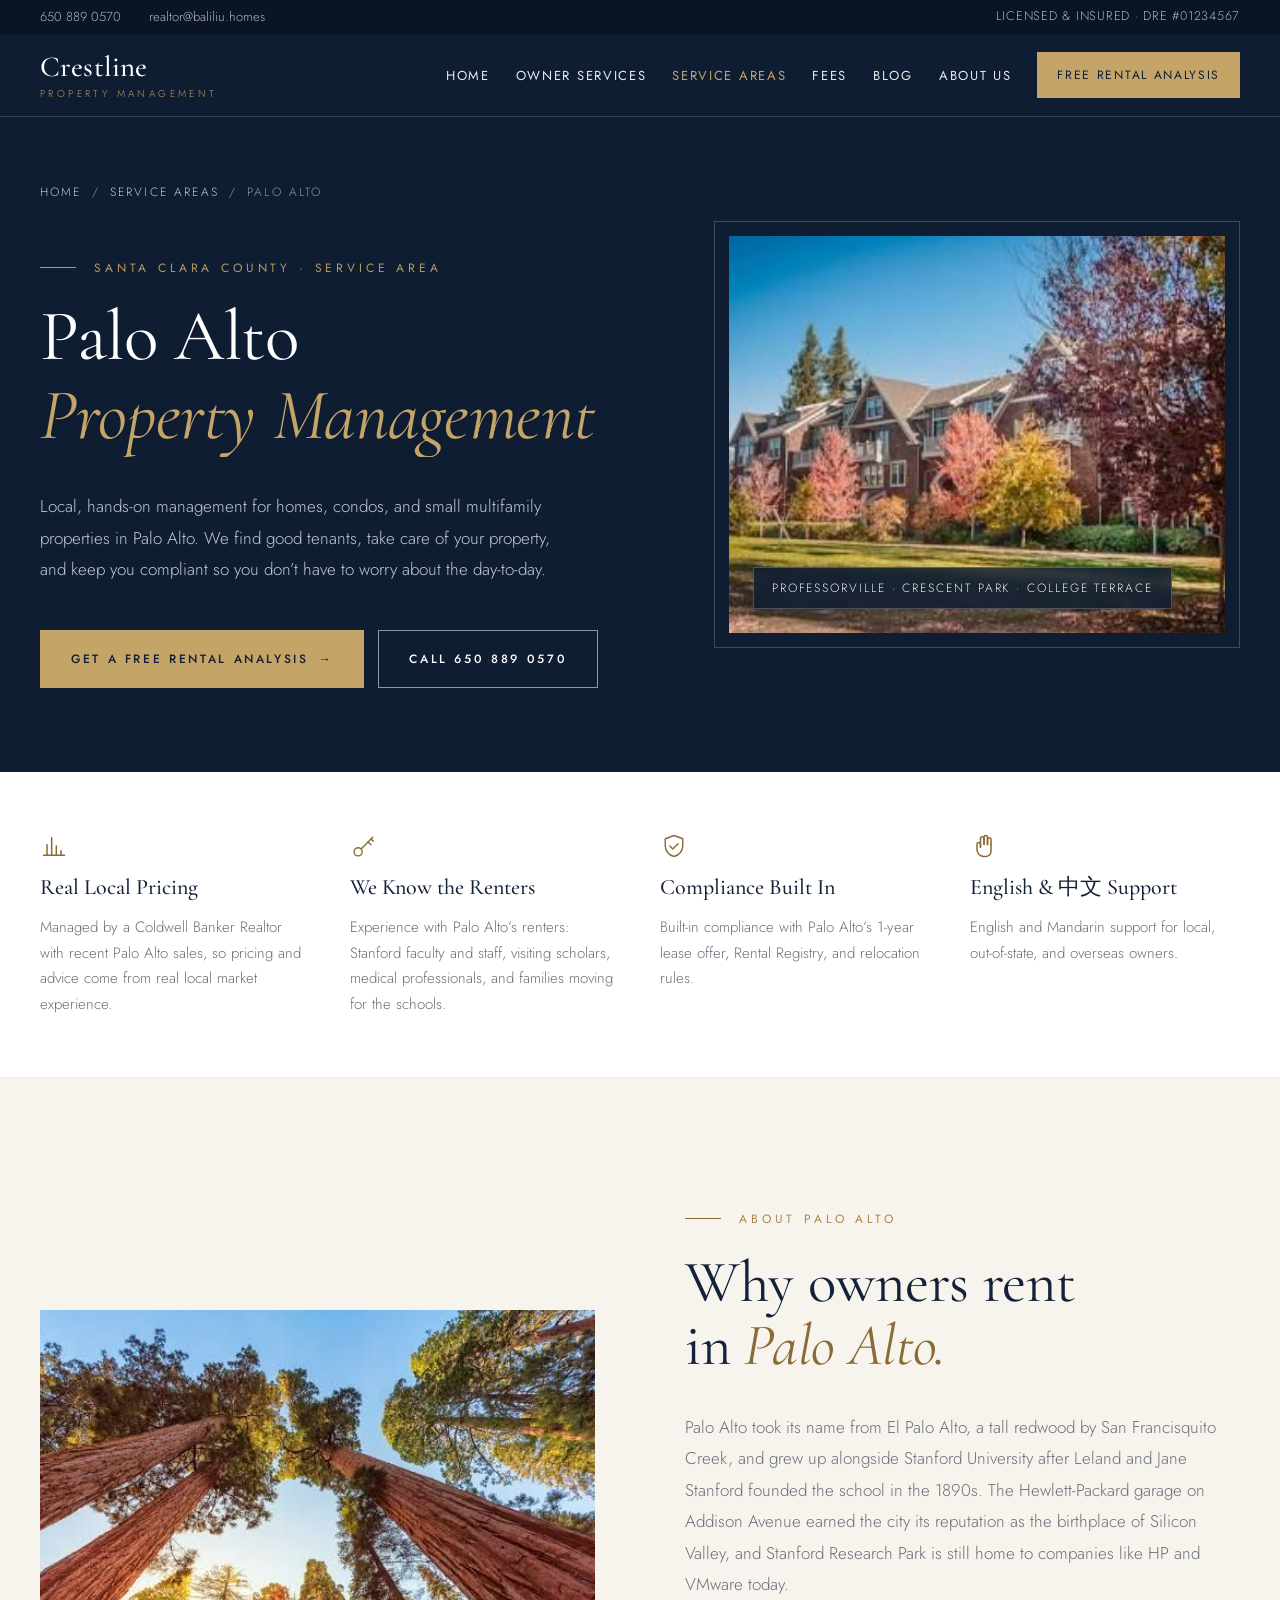
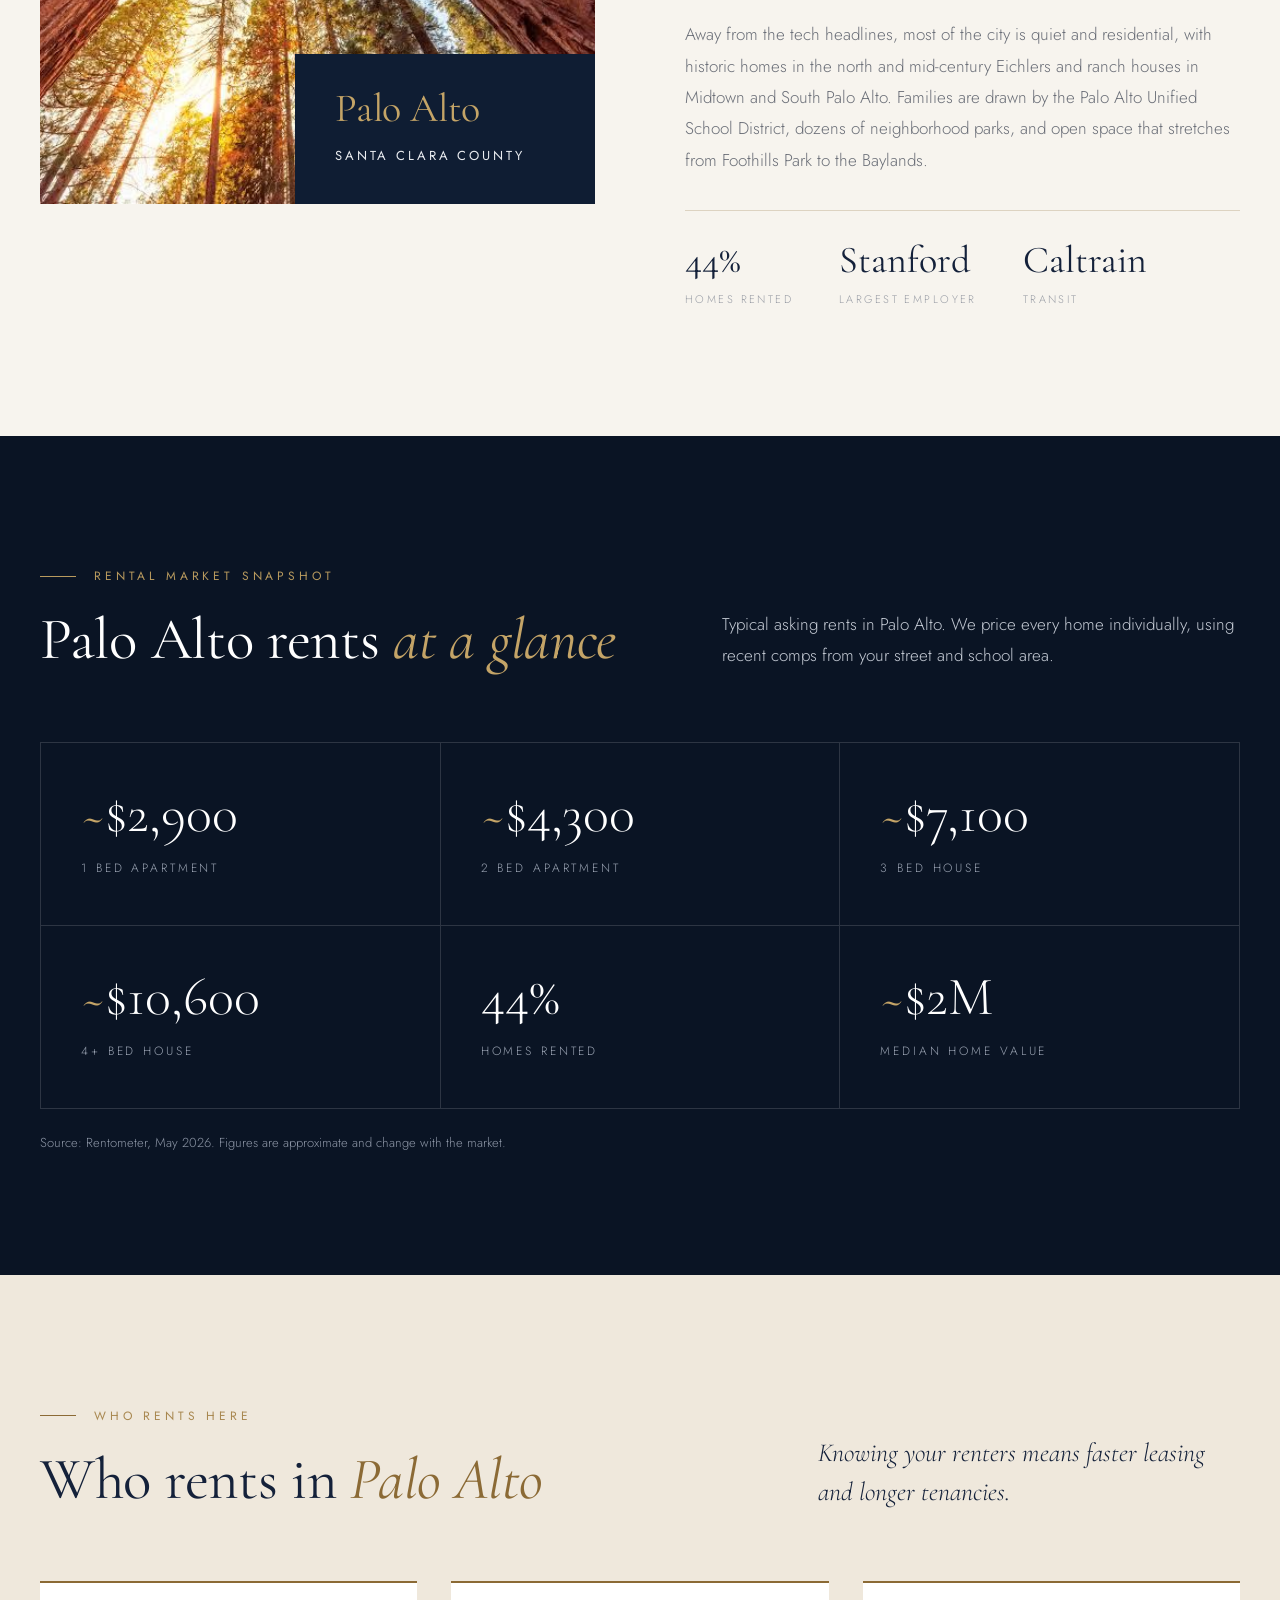
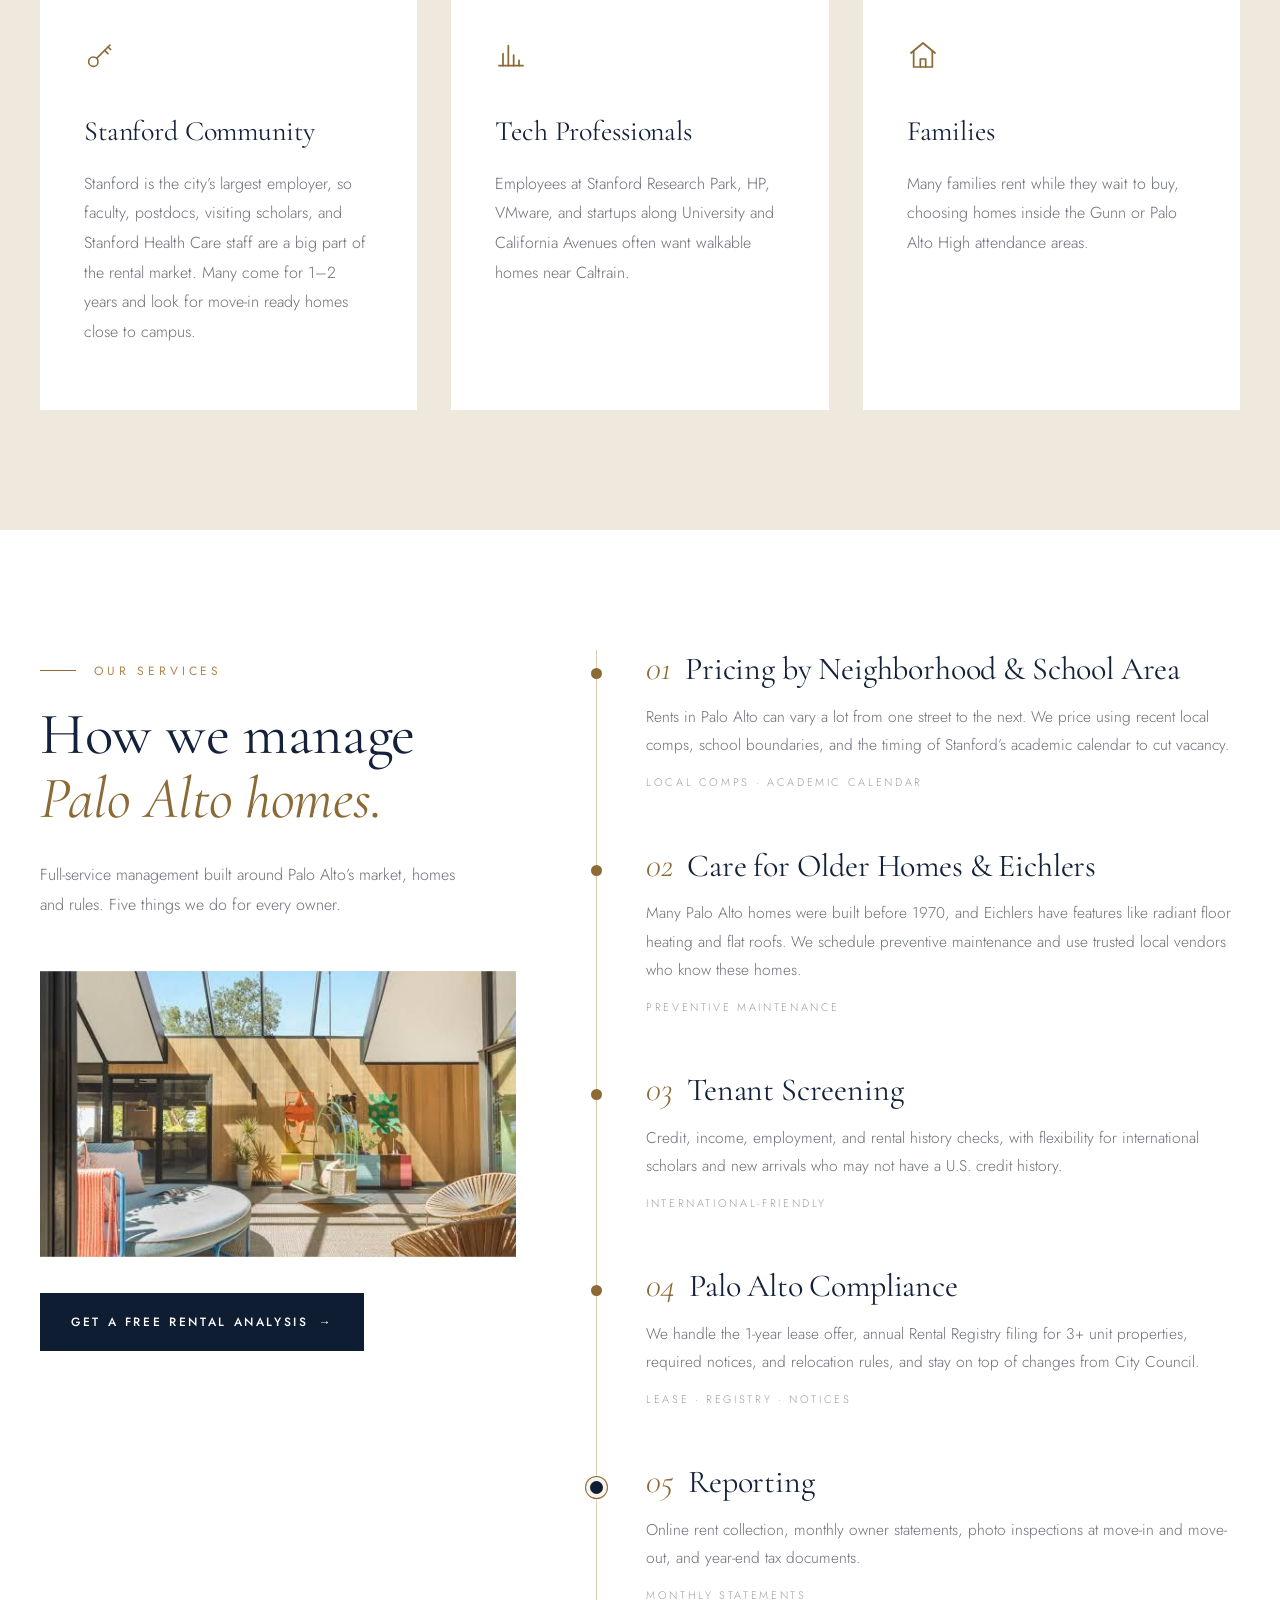
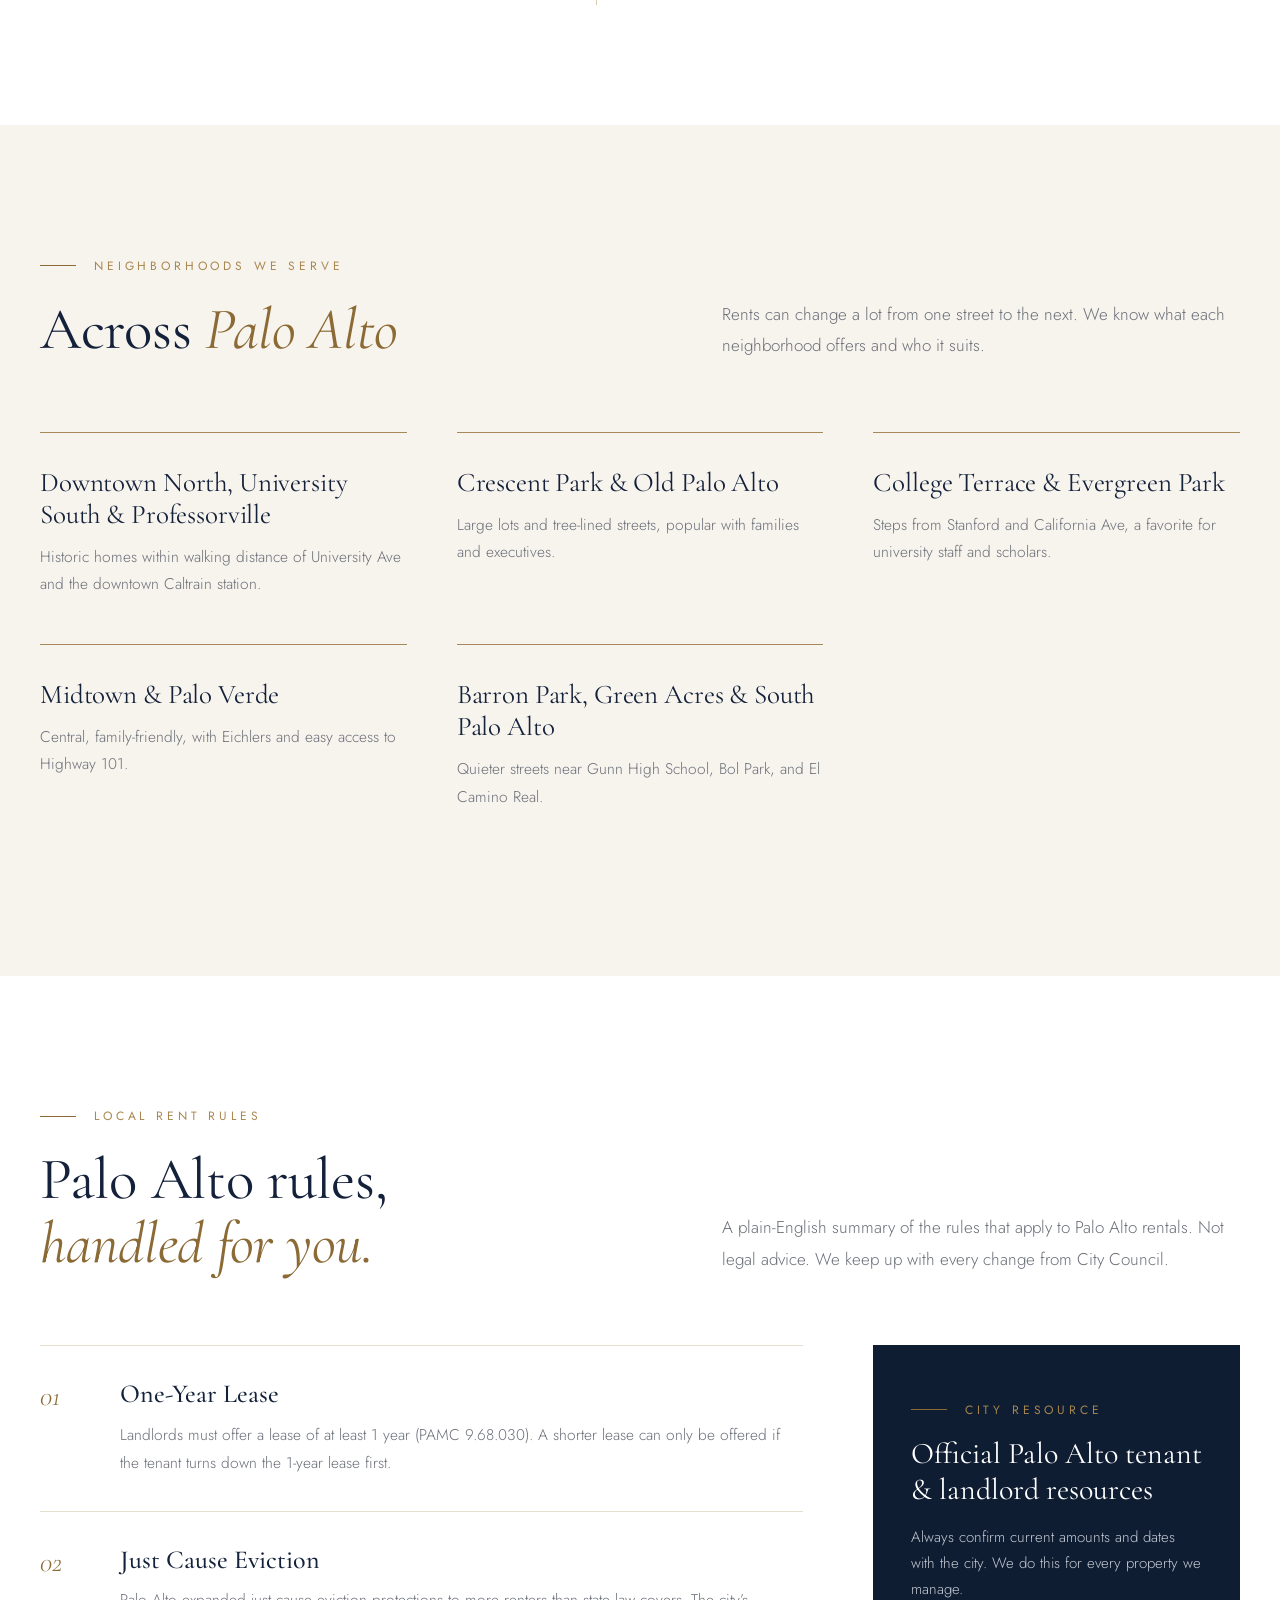
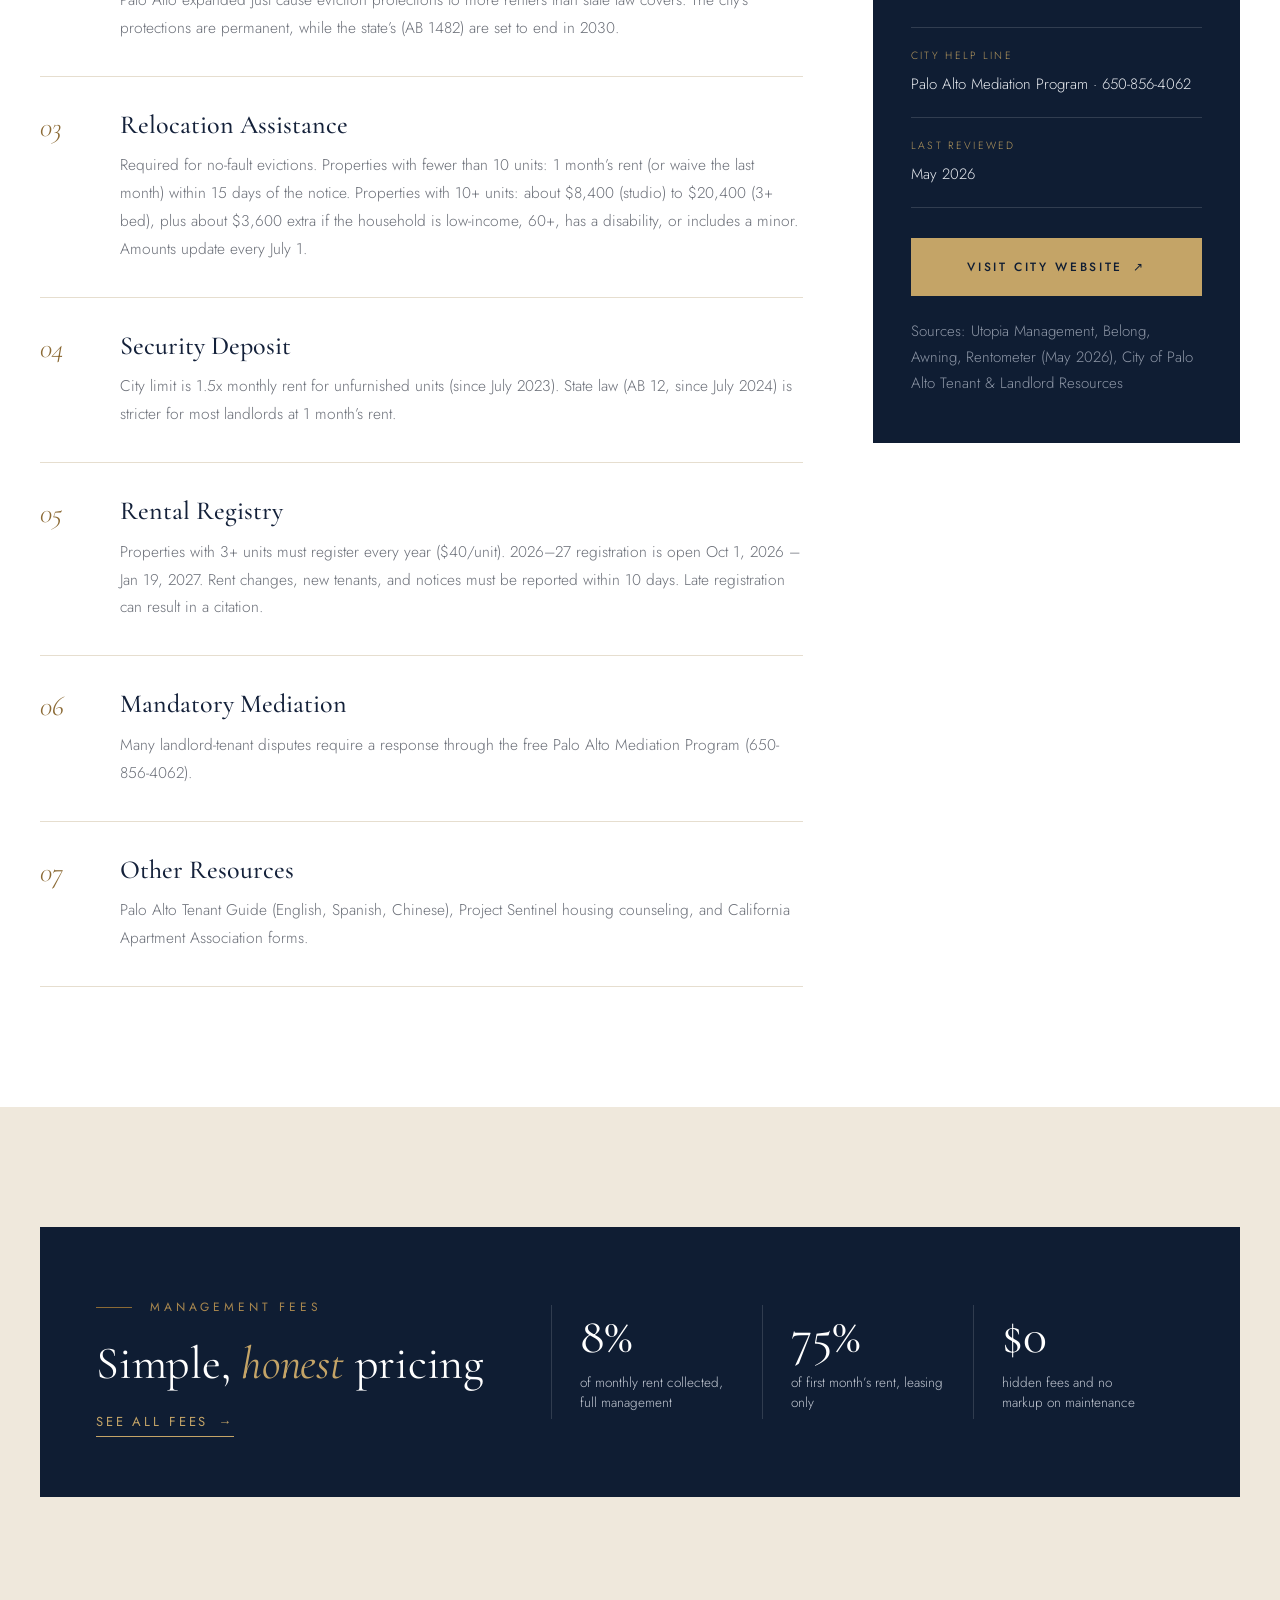
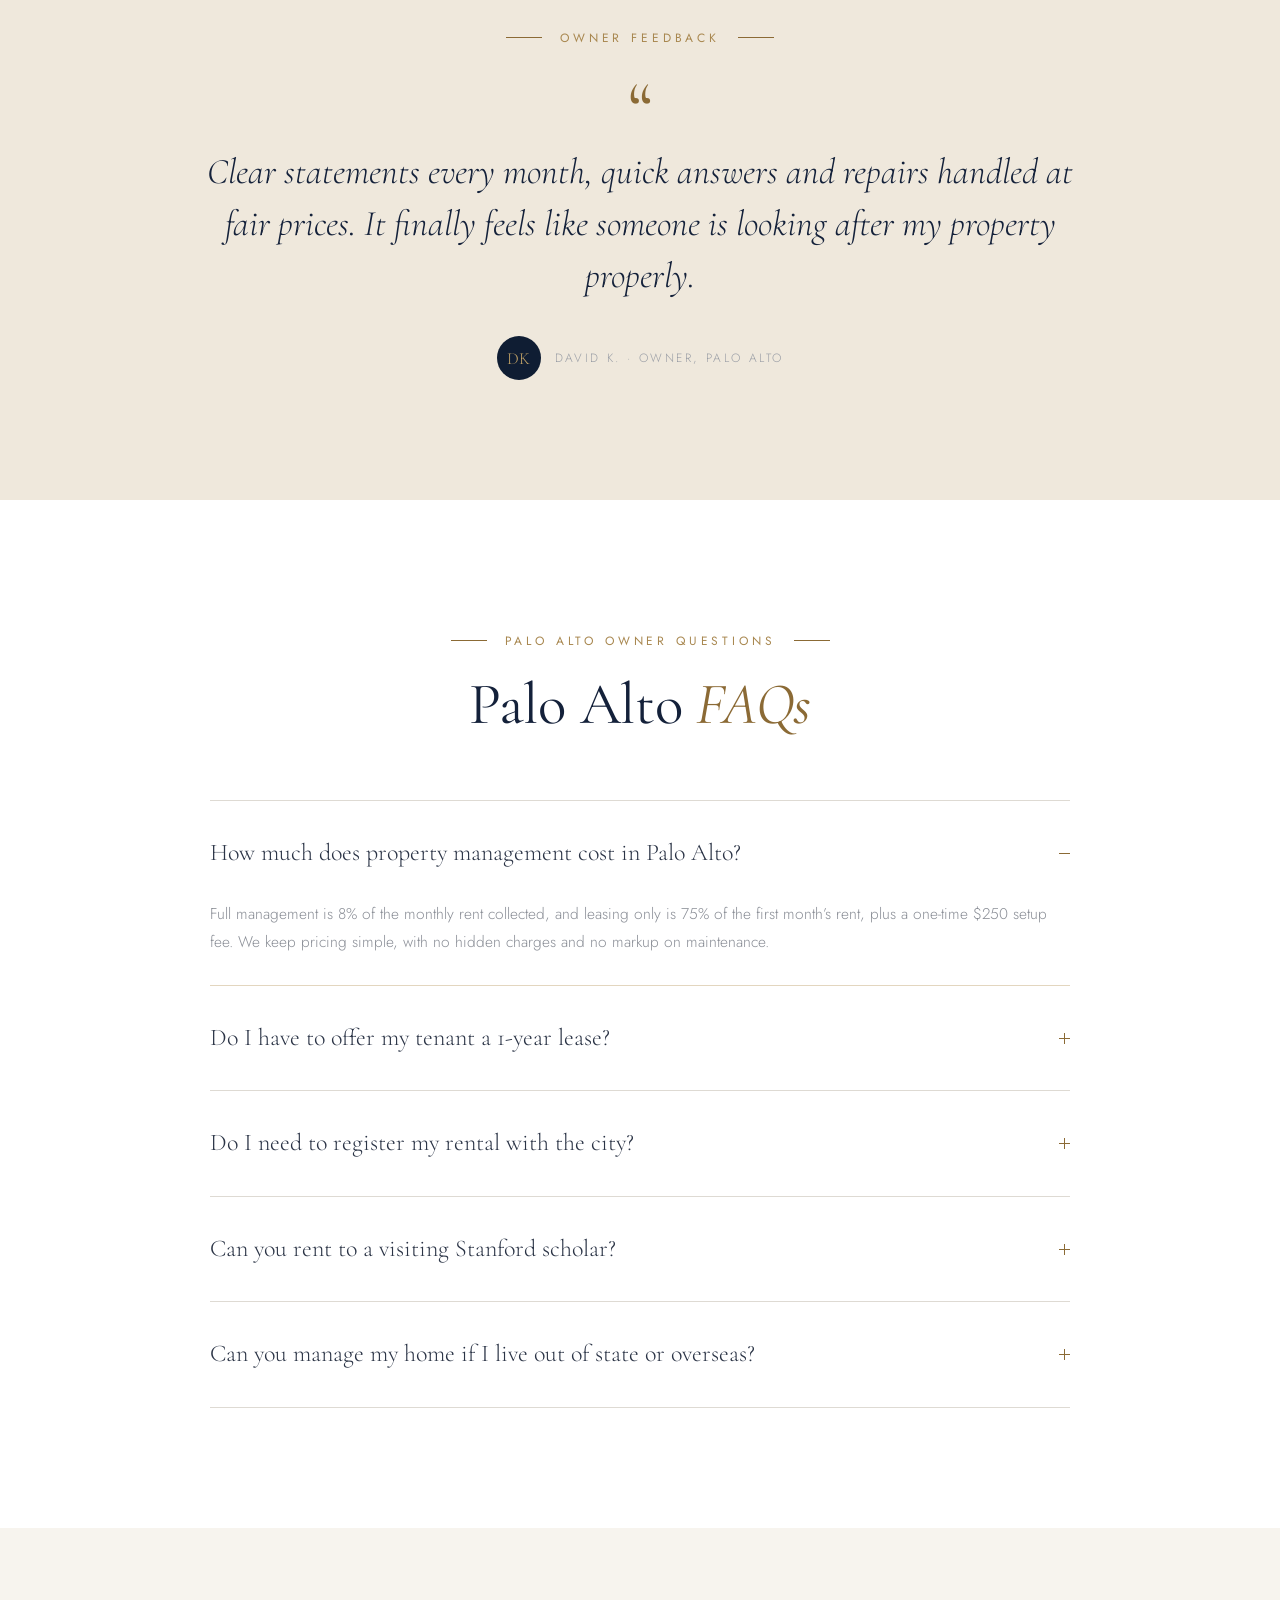
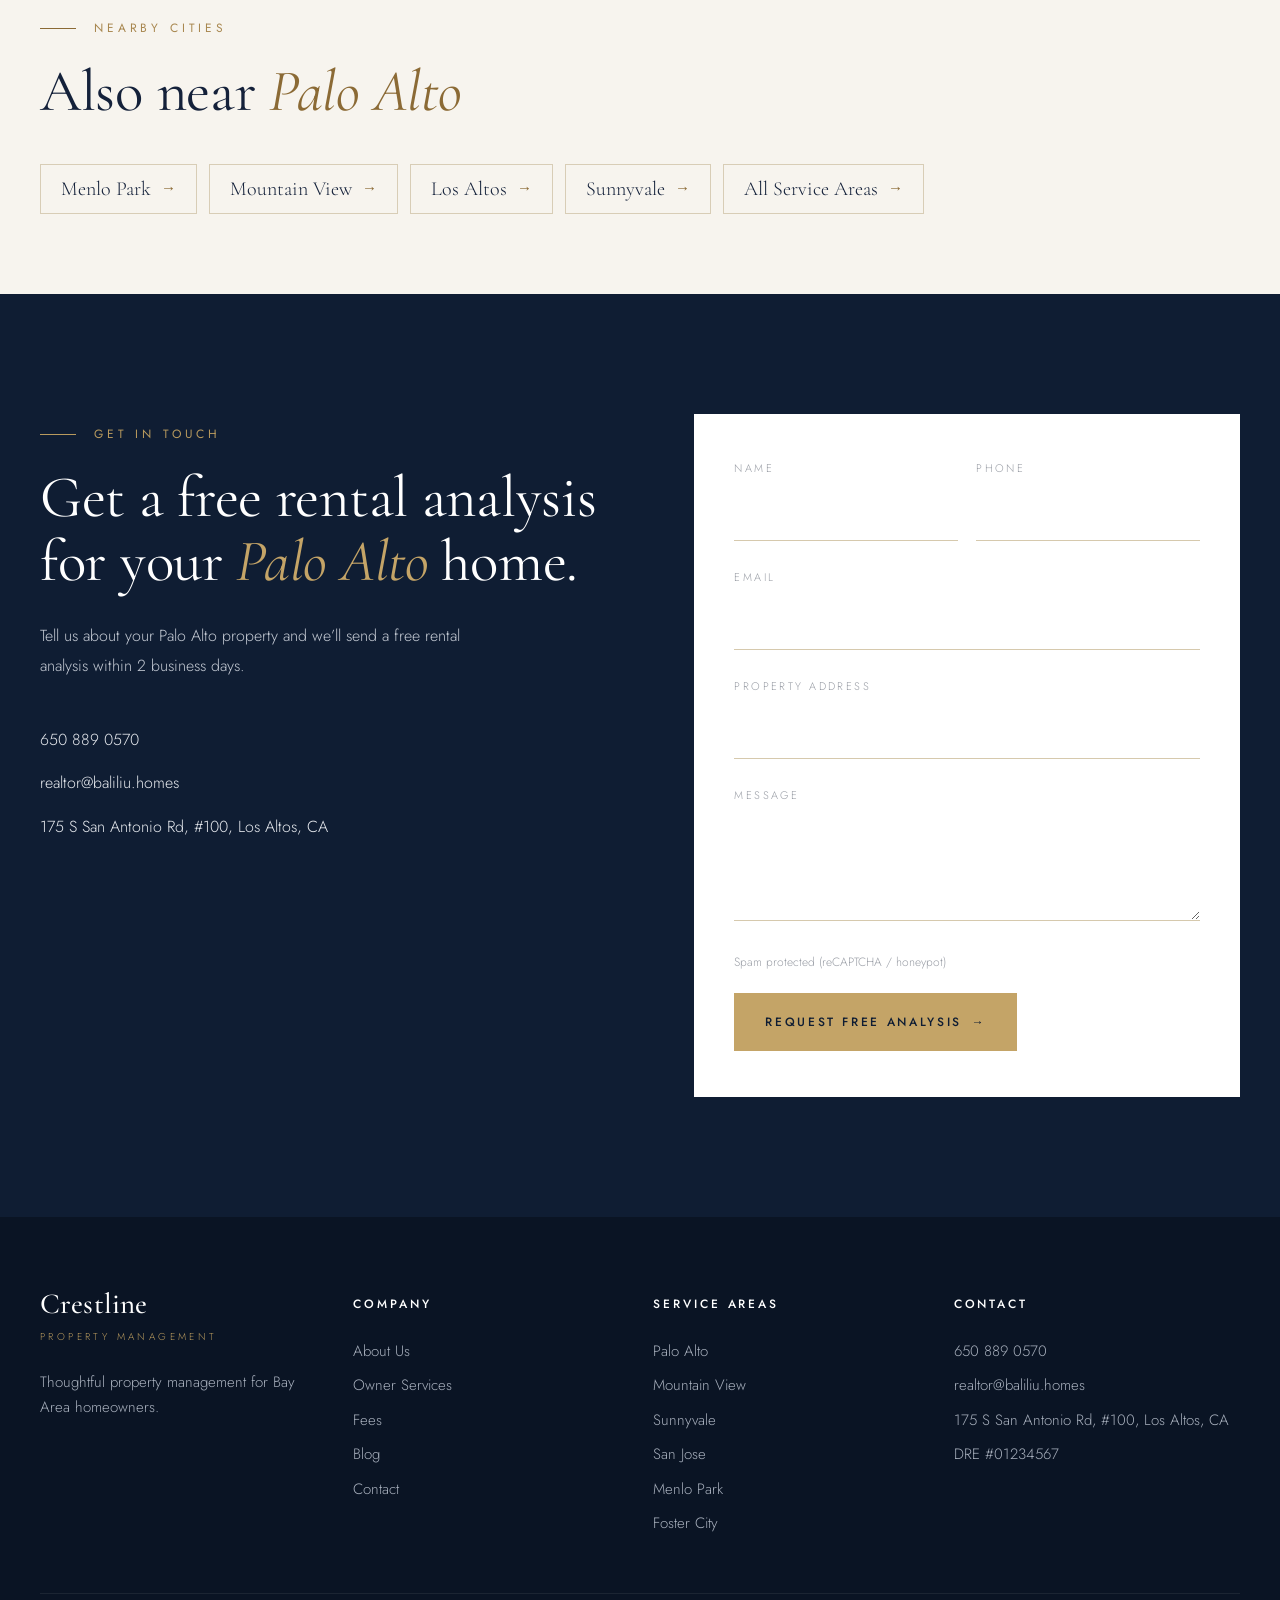
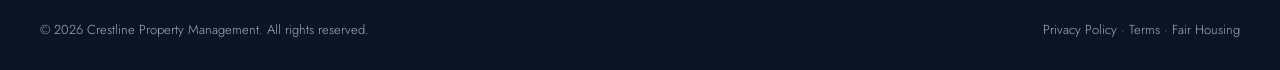
<file: palo-alto.html>
<!DOCTYPE html>
<html lang="en">
<head>
  <meta charset="UTF-8">
  <meta name="viewport" content="width=device-width, initial-scale=1">
  <title>Palo Alto Property Management | Crestline Property Management</title>
  <meta name="description" content="Local, hands-on property management in Palo Alto for homes, condos and small multifamily properties. Tenant screening, rent collection and full Palo Alto rent-rule compliance.">
  <link rel="preconnect" href="https://fonts.googleapis.com">
  <link rel="preconnect" href="https://fonts.gstatic.com" crossorigin>
  <link href="https://fonts.googleapis.com/css2?family=Cormorant+Garamond:ital,wght@0,400;0,500;1,400;1,500&family=Jost:wght@300;400;500&display=swap" rel="stylesheet">
  <link rel="stylesheet" href="assets/css/style.css?v=dda802c1">
  <script>document.documentElement.classList.add('js');</script>
</head>
<body>

<!-- Icon sprite (same icons as assets/icons/*.svg for Elementor upload) -->
<svg width="0" height="0" style="position:absolute" aria-hidden="true">
  <defs>
    <symbol id="i-image" viewBox="0 0 24 24" fill="none" stroke="currentColor" stroke-width="1.2" stroke-linecap="round" stroke-linejoin="round"><rect x="3" y="4" width="18" height="16" rx="1"/><circle cx="9" cy="10" r="2"/><path d="m21 16-5-5-9 9"/></symbol>
    <symbol id="i-search" viewBox="0 0 24 24" fill="none" stroke="currentColor" stroke-width="1.3" stroke-linecap="round" stroke-linejoin="round"><circle cx="11" cy="11" r="7"/><path d="m20 20-3.6-3.6"/></symbol>
    <symbol id="i-home" viewBox="0 0 24 24" fill="none" stroke="currentColor" stroke-width="1.3" stroke-linecap="round" stroke-linejoin="round"><path d="M3 10.5 12 3l9 7.5"/><path d="M5 9v12h14V9"/><path d="M10 21v-6h4v6"/></symbol>
    <symbol id="i-card" viewBox="0 0 24 24" fill="none" stroke="currentColor" stroke-width="1.3" stroke-linecap="round" stroke-linejoin="round"><rect x="3" y="5" width="18" height="14" rx="1"/><path d="M3 10h18"/><path d="M7 15h4"/></symbol>
    <symbol id="i-wrench" viewBox="0 0 24 24" fill="none" stroke="currentColor" stroke-width="1.3" stroke-linecap="round" stroke-linejoin="round"><path d="M14.7 6.3a4 4 0 0 0-5.3 5.3L3.6 17.4a1.8 1.8 0 0 0 2.6 2.6l5.8-5.8a4 4 0 0 0 5.3-5.3l-2.5 2.5-2.4-.6-.6-2.4z"/></symbol>
    <symbol id="i-clipboard" viewBox="0 0 24 24" fill="none" stroke="currentColor" stroke-width="1.3" stroke-linecap="round" stroke-linejoin="round"><path d="M9 4H5.5v17h13V4H15"/><rect x="9" y="2.5" width="6" height="3"/><path d="m9 13 2 2 4-4"/></symbol>
    <symbol id="i-chart" viewBox="0 0 24 24" fill="none" stroke="currentColor" stroke-width="1.3" stroke-linecap="round" stroke-linejoin="round"><path d="M3 20h18"/><path d="M6 20v-9"/><path d="M10 20V5"/><path d="M14 20v-8"/><path d="M18 20v-4"/></symbol>
    <symbol id="i-hand" viewBox="0 0 24 24" fill="none" stroke="currentColor" stroke-width="1.3" stroke-linecap="round" stroke-linejoin="round"><path d="M18 11V6.5a1.5 1.5 0 0 0-3 0V11"/><path d="M15 10.5V4.5a1.5 1.5 0 0 0-3 0v6"/><path d="M12 10.5V5.5a1.5 1.5 0 0 0-3 0V13"/><path d="M9 13v-2.5a1.5 1.5 0 0 0-3 0V15a6 6 0 0 0 6 6h1.5a4.5 4.5 0 0 0 4.5-4.5V11"/></symbol>
    <symbol id="i-eye" viewBox="0 0 24 24" fill="none" stroke="currentColor" stroke-width="1.3" stroke-linecap="round" stroke-linejoin="round"><path d="M2 12s3.6-7 10-7 10 7 10 7-3.6 7-10 7S2 12 2 12z"/><circle cx="12" cy="12" r="3"/></symbol>
    <symbol id="i-key" viewBox="0 0 24 24" fill="none" stroke="currentColor" stroke-width="1.2" stroke-linecap="round" stroke-linejoin="round"><circle cx="7" cy="17" r="3.5"/><path d="m9.5 14.5 10-10"/><path d="m15.5 8.5 2.5 2.5"/><path d="m18 6 2 2"/></symbol>
    <symbol id="i-house-check" viewBox="0 0 24 24" fill="none" stroke="currentColor" stroke-width="1.2" stroke-linecap="round" stroke-linejoin="round"><path d="M3.5 10.5 12 3.5l8.5 7V20.5h-17z"/><path d="m8.5 14 2.5 2.5 4.5-4.5"/></symbol>
    <symbol id="i-shield" viewBox="0 0 24 24" fill="none" stroke="currentColor" stroke-width="1.2" stroke-linecap="round" stroke-linejoin="round"><path d="M12 3 4.5 5.8V12c0 4.4 3.2 7.9 7.5 9 4.3-1.1 7.5-4.6 7.5-9V5.8z"/><path d="m8.5 12 2.5 2.5 4.5-4.5"/></symbol>
  </defs>
</svg>

<!-- ============ TOP BAR ============ -->
<div class="cl-topbar">
  <div class="cl-container">
    <div class="cl-topbar__left">
      <a href="tel:6508890570">650 889 0570</a>
      <a href="mailto:realtor@baliliu.homes">realtor@baliliu.homes</a>
    </div>
    <div class="cl-topbar__right">Licensed &amp; Insured · DRE #01234567</div>
  </div>
</div>

<!-- ============ HEADER ============ -->
<header class="cl-header" id="top">
  <div class="cl-container">
    <a href="index.html" class="cl-logo" aria-label="Crestline Property Management home">
      <span class="cl-logo__name">Crestline</span>
      <span class="cl-logo__sub">Property Management</span>
    </a>
    <nav class="cl-nav" aria-label="Main">
      <ul class="cl-nav__list">
        <li><a href="index.html" >Home</a></li>
        <li><a href="index.html#services">Owner Services</a></li>
        <li><a href="service-areas.html" class="is-active">Service Areas</a></li>
        <li><a href="index.html#fees">Fees</a></li>
        <li><a href="index.html#blog">Blog</a></li>
        <li><a href="index.html#about">About Us</a></li>
      </ul>
      <a href="#contact" class="cl-btn cl-btn--gold">Free Rental Analysis</a>
    </nav>
    <button class="cl-burger" aria-label="Open menu" aria-expanded="false"><span></span><span></span><span></span></button>
  </div>
</header>

<main>

<!-- PALO ALTO — generated from data/cities/palo-alto.js by _src/render-location.js. Edit the data file, not this file. -->

<!-- ============ 1. HERO ============ -->
<section class="cl-hero cl-hero--page">
  <div class="cl-container">
    <div class="cl-hero__copy">
      <nav class="cl-crumbs" aria-label="Breadcrumb" data-reveal="fade"><a href="index.html">Home</a><span aria-hidden="true">/</span><a href="service-areas.html">Service Areas</a><span aria-hidden="true">/</span><span>Palo Alto</span></nav>
      <div class="cl-eyebrow" data-reveal="fade">Santa Clara County · Service Area</div>
      <h1 class="cl-h cl-h--light cl-h1">
        <span class="line"><span>Palo Alto</span></span>
        <span class="line"><span><em>Property Management</em></span></span>
      </h1>
      <p class="cl-lead" data-reveal style="--d:.45s">Local, hands-on management for homes, condos, and small multifamily properties in Palo Alto. We find good tenants, take care of your property, and keep you compliant so you don’t have to worry about the day-to-day.</p>
      <div class="cl-hero__btns" data-reveal style="--d:.6s">
        <a href="#contact" class="cl-btn cl-btn--gold">Get a Free Rental Analysis <span class="arr">→</span></a>
        <a href="tel:6508890570" class="cl-btn cl-btn--outline">Call 650 889 0570</a>
      </div>
    </div>
    <div class="cl-hero__frame" data-reveal="fade" style="--d:.2s">
      <div class="cl-ph cl-ph--dark" data-img="palo-alto-hero" data-reveal="wipe" style="--d:.3s"><!--img--><img class="cl-ph__img cl-ph__img--parallax cl-parallax" src="assets/images/palo-alto-hero.jpg" alt="Palo Alto residential street" data-speed="0.06" fetchpriority="high" decoding="async"><!--/img--></div>
      <div class="cl-hero__tag" data-reveal style="--d:.9s">Professorville · Crescent Park · College Terrace</div>
    </div>
  </div>
</section>

<!-- ============ 2. KEY TAKEAWAYS ============ -->
<section class="cl-takeaways">
  <div class="cl-container">
    <div class="cl-take" data-reveal>
      <div class="cl-icon"><svg><use href="#i-chart"/></svg></div>
      <h3>Real Local Pricing</h3>
      <p>Managed by a Coldwell Banker Realtor with recent Palo Alto sales, so pricing and advice come from real local market experience.</p>
    </div>
    <div class="cl-take" data-reveal style="--d:.1s">
      <div class="cl-icon"><svg><use href="#i-key"/></svg></div>
      <h3>We Know the Renters</h3>
      <p>Experience with Palo Alto’s renters: Stanford faculty and staff, visiting scholars, medical professionals, and families moving for the schools.</p>
    </div>
    <div class="cl-take" data-reveal style="--d:.2s">
      <div class="cl-icon"><svg><use href="#i-shield"/></svg></div>
      <h3>Compliance Built In</h3>
      <p>Built-in compliance with Palo Alto’s 1-year lease offer, Rental Registry, and relocation rules.</p>
    </div>
    <div class="cl-take" data-reveal style="--d:.3s">
      <div class="cl-icon"><svg><use href="#i-hand"/></svg></div>
      <h3>English &amp; 中文 Support</h3>
      <p>English and Mandarin support for local, out-of-state, and overseas owners.</p>
    </div>
  </div>
</section>

<!-- ============ 3. ABOUT THE CITY ============ -->
<section class="cl-section bg-cream cl-about">
  <div class="cl-container cl-split">
    <div class="cl-about__media" data-reveal="left">
      <div class="cl-ph cl-zoom" data-img="palo-alto-about"><!--img--><img class="cl-ph__img" src="assets/images/palo-alto-about.jpg" alt="About Palo Alto" loading="lazy" decoding="async"><!--/img--></div>
      <div class="cl-about__badge" data-reveal style="--d:.35s">
        <div class="cl-h">Palo Alto</div>
        <span>Santa Clara County</span>
      </div>
    </div>
    <div class="cl-about__copy">
      <div class="cl-eyebrow" data-reveal>About Palo Alto</div>
      <h2 class="cl-h cl-h2" data-reveal style="--d:.1s">Why owners rent<br>in <em>Palo Alto.</em></h2>
      <div data-reveal style="--d:.2s">
        <p>Palo Alto took its name from El Palo Alto, a tall redwood by San Francisquito Creek, and grew up alongside Stanford University after Leland and Jane Stanford founded the school in the 1890s. The Hewlett-Packard garage on Addison Avenue earned the city its reputation as the birthplace of Silicon Valley, and Stanford Research Park is still home to companies like HP and VMware today.</p>
        <p>Away from the tech headlines, most of the city is quiet and residential, with historic homes in the north and mid-century Eichlers and ranch houses in Midtown and South Palo Alto. Families are drawn by the Palo Alto Unified School District, dozens of neighborhood parks, and open space that stretches from Foothills Park to the Baylands.</p>
      </div>
      <div class="cl-mini-stats" data-reveal style="--d:.3s">
        <div><strong>44%</strong><span>Homes rented</span></div>
        <div><strong>Stanford</strong><span>Largest employer</span></div>
        <div><strong>Caltrain</strong><span>Transit</span></div>
      </div>
    </div>
  </div>
</section>

<!-- ============ 4. MARKET SNAPSHOT ============ -->
<section class="cl-section bg-deep">
  <div class="cl-container">
    <div class="cl-head">
      <div>
        <div class="cl-eyebrow" data-reveal>Rental Market Snapshot</div>
        <h2 class="cl-h cl-h--light cl-h2" data-reveal style="--d:.1s">Palo Alto rents <em>at a glance</em></h2>
      </div>
      <p class="cl-head__aside" style="color:var(--text-light);--d:.2s" data-reveal>Typical asking rents in Palo Alto. We price every home individually, using recent comps from your street and school area.</p>
    </div>
    <div class="cl-tiles" data-reveal style="--d:.15s">
      <div class="cl-tile"><div class="cl-tile__num"><em>~</em>$2,900</div><div class="cl-tile__label">1 Bed Apartment</div></div>
      <div class="cl-tile"><div class="cl-tile__num"><em>~</em>$4,300</div><div class="cl-tile__label">2 Bed Apartment</div></div>
      <div class="cl-tile"><div class="cl-tile__num"><em>~</em>$7,100</div><div class="cl-tile__label">3 Bed House</div></div>
      <div class="cl-tile"><div class="cl-tile__num"><em>~</em>$10,600</div><div class="cl-tile__label">4+ Bed House</div></div>
      <div class="cl-tile"><div class="cl-tile__num">44%</div><div class="cl-tile__label">Homes Rented</div></div>
      <div class="cl-tile"><div class="cl-tile__num"><em>~</em>$2M</div><div class="cl-tile__label">Median Home Value</div></div>
    </div>
    <p class="cl-dark-note" data-reveal>Source: Rentometer, May 2026. Figures are approximate and change with the market.</p>
  </div>
</section>

<!-- ============ 5. WHO RENTS ============ -->
<section class="cl-section bg-sand">
  <div class="cl-container">
    <div class="cl-head cl-head--wide">
      <div>
        <div class="cl-eyebrow" data-reveal>Who Rents Here</div>
        <h2 class="cl-h cl-h2" data-reveal style="--d:.1s">Who rents in <em>Palo Alto</em></h2>
      </div>
      <p class="cl-head__quote" data-reveal style="--d:.2s">Knowing your renters means faster leasing and longer tenancies.</p>
    </div>
    <div class="cl-cards">
      <div class="cl-card cl-card--top" data-reveal>
        <div class="cl-icon"><svg><use href="#i-key"/></svg></div>
        <h3 class="cl-h cl-h3">Stanford Community</h3>
        <p>Stanford is the city’s largest employer, so faculty, postdocs, visiting scholars, and Stanford Health Care staff are a big part of the rental market. Many come for 1–2 years and look for move-in ready homes close to campus.</p>
      </div>
      <div class="cl-card cl-card--top" data-reveal style="--d:.12s">
        <div class="cl-icon"><svg><use href="#i-chart"/></svg></div>
        <h3 class="cl-h cl-h3">Tech Professionals</h3>
        <p>Employees at Stanford Research Park, HP, VMware, and startups along University and California Avenues often want walkable homes near Caltrain.</p>
      </div>
      <div class="cl-card cl-card--top" data-reveal style="--d:.24s">
        <div class="cl-icon"><svg><use href="#i-home"/></svg></div>
        <h3 class="cl-h cl-h3">Families</h3>
        <p>Many families rent while they wait to buy, choosing homes inside the Gunn or Palo Alto High attendance areas.</p>
      </div>
    </div>
  </div>
</section>

<!-- ============ 6. HOW WE MANAGE ============ -->
<section class="cl-section bg-white cl-process">
  <div class="cl-container cl-split">
    <div>
      <div class="cl-eyebrow" data-reveal>Our Services</div>
      <h2 class="cl-h cl-h2" data-reveal style="--d:.1s">How we manage<br><em>Palo Alto homes.</em></h2>
      <p class="cl-process__intro" data-reveal style="--d:.2s">Full-service management built around Palo Alto’s market, homes and rules. Five things we do for every owner.</p>
      <div class="cl-ph cl-zoom" data-img="palo-alto-services" data-reveal="wipe" style="--d:.2s"><!--img--><img class="cl-ph__img" src="assets/images/palo-alto-services.jpg" alt="Palo Alto rental home interior" style="object-position:50% 70%" loading="lazy" decoding="async"><!--/img--></div>
      <a href="#contact" class="cl-btn cl-btn--navy" data-reveal>Get a Free Rental Analysis <span class="arr">→</span></a>
    </div>
    <div class="cl-timeline">
      <span class="cl-timeline__track"></span>
      <span class="cl-timeline__fill"></span>
      <div class="cl-step" data-reveal="right">
        <div class="cl-step__title"><span class="cl-num">01</span><h3 class="cl-h cl-h3">Pricing by Neighborhood &amp; School Area</h3></div>
        <p>Rents in Palo Alto can vary a lot from one street to the next. We price using recent local comps, school boundaries, and the timing of Stanford’s academic calendar to cut vacancy.</p>
        <div class="cl-meta">Local comps · Academic calendar</div>
      </div>
      <div class="cl-step" data-reveal="right" style="--d:.1s">
        <div class="cl-step__title"><span class="cl-num">02</span><h3 class="cl-h cl-h3">Care for Older Homes &amp; Eichlers</h3></div>
        <p>Many Palo Alto homes were built before 1970, and Eichlers have features like radiant floor heating and flat roofs. We schedule preventive maintenance and use trusted local vendors who know these homes.</p>
        <div class="cl-meta">Preventive maintenance</div>
      </div>
      <div class="cl-step" data-reveal="right" style="--d:.2s">
        <div class="cl-step__title"><span class="cl-num">03</span><h3 class="cl-h cl-h3">Tenant Screening</h3></div>
        <p>Credit, income, employment, and rental history checks, with flexibility for international scholars and new arrivals who may not have a U.S. credit history.</p>
        <div class="cl-meta">International-friendly</div>
      </div>
      <div class="cl-step" data-reveal="right" style="--d:.3s">
        <div class="cl-step__title"><span class="cl-num">04</span><h3 class="cl-h cl-h3">Palo Alto Compliance</h3></div>
        <p>We handle the 1-year lease offer, annual Rental Registry filing for 3+ unit properties, required notices, and relocation rules, and stay on top of changes from City Council.</p>
        <div class="cl-meta">Lease · Registry · Notices</div>
      </div>
      <div class="cl-step cl-step--last" data-reveal="right" style="--d:.4s">
        <div class="cl-step__title"><span class="cl-num">05</span><h3 class="cl-h cl-h3">Reporting</h3></div>
        <p>Online rent collection, monthly owner statements, photo inspections at move-in and move-out, and year-end tax documents.</p>
        <div class="cl-meta">Monthly statements</div>
      </div>
    </div>
  </div>
</section>

<!-- ============ 7. NEIGHBORHOODS ============ -->
<section class="cl-section bg-cream">
  <div class="cl-container">
    <div class="cl-head">
      <div>
        <div class="cl-eyebrow" data-reveal>Neighborhoods We Serve</div>
        <h2 class="cl-h cl-h2" data-reveal style="--d:.1s">Across <em>Palo Alto</em></h2>
      </div>
      <p class="cl-head__aside" data-reveal style="--d:.2s">Rents can change a lot from one street to the next. We know what each neighborhood offers and who it suits.</p>
    </div>
    <div class="cl-hoods">
      <div class="cl-hood" data-reveal><h3 class="cl-h cl-h3">Downtown North, University South &amp; Professorville</h3><p>Historic homes within walking distance of University Ave and the downtown Caltrain station.</p></div>
      <div class="cl-hood" data-reveal style="--d:.1s"><h3 class="cl-h cl-h3">Crescent Park &amp; Old Palo Alto</h3><p>Large lots and tree-lined streets, popular with families and executives.</p></div>
      <div class="cl-hood" data-reveal style="--d:.2s"><h3 class="cl-h cl-h3">College Terrace &amp; Evergreen Park</h3><p>Steps from Stanford and California Ave, a favorite for university staff and scholars.</p></div>
      <div class="cl-hood" data-reveal><h3 class="cl-h cl-h3">Midtown &amp; Palo Verde</h3><p>Central, family-friendly, with Eichlers and easy access to Highway 101.</p></div>
      <div class="cl-hood" data-reveal style="--d:.1s"><h3 class="cl-h cl-h3">Barron Park, Green Acres &amp; South Palo Alto</h3><p>Quieter streets near Gunn High School, Bol Park, and El Camino Real.</p></div>
    </div>
  </div>
</section>

<!-- ============ 8. LOCAL RENT RULES ============ -->
<section class="cl-section bg-white">
  <div class="cl-container">
    <div class="cl-head">
      <div>
        <div class="cl-eyebrow" data-reveal>Local Rent Rules</div>
        <h2 class="cl-h cl-h2" data-reveal style="--d:.1s">Palo Alto rules,<br><em>handled for you.</em></h2>
      </div>
      <p class="cl-head__aside" data-reveal style="--d:.2s">A plain-English summary of the rules that apply to Palo Alto rentals. Not legal advice. We keep up with every change from City Council.</p>
    </div>
    <div class="cl-rules-wrap">
      <div class="cl-rules">
        <div class="cl-rule-row" data-reveal><span class="cl-num">01</span><div><h3>One-Year Lease</h3><p>Landlords must offer a lease of at least 1 year (PAMC 9.68.030). A shorter lease can only be offered if the tenant turns down the 1-year lease first.</p></div></div>
        <div class="cl-rule-row" data-reveal><span class="cl-num">02</span><div><h3>Just Cause Eviction</h3><p>Palo Alto expanded just cause eviction protections to more renters than state law covers. The city’s protections are permanent, while the state’s (AB 1482) are set to end in 2030.</p></div></div>
        <div class="cl-rule-row" data-reveal><span class="cl-num">03</span><div><h3>Relocation Assistance</h3><p>Required for no-fault evictions. Properties with fewer than 10 units: 1 month’s rent (or waive the last month) within 15 days of the notice. Properties with 10+ units: about $8,400 (studio) to $20,400 (3+ bed), plus about $3,600 extra if the household is low-income, 60+, has a disability, or includes a minor. Amounts update every July 1.</p></div></div>
        <div class="cl-rule-row" data-reveal><span class="cl-num">04</span><div><h3>Security Deposit</h3><p>City limit is 1.5x monthly rent for unfurnished units (since July 2023). State law (AB 12, since July 2024) is stricter for most landlords at 1 month’s rent.</p></div></div>
        <div class="cl-rule-row" data-reveal><span class="cl-num">05</span><div><h3>Rental Registry</h3><p>Properties with 3+ units must register every year ($40/unit). 2026–27 registration is open Oct 1, 2026 – Jan 19, 2027. Rent changes, new tenants, and notices must be reported within 10 days. Late registration can result in a citation.</p></div></div>
        <div class="cl-rule-row" data-reveal><span class="cl-num">06</span><div><h3>Mandatory Mediation</h3><p>Many landlord-tenant disputes require a response through the free Palo Alto Mediation Program (650-856-4062).</p></div></div>
        <div class="cl-rule-row" data-reveal><span class="cl-num">07</span><div><h3>Other Resources</h3><p>Palo Alto Tenant Guide (English, Spanish, Chinese), Project Sentinel housing counseling, and California Apartment Association forms.</p></div></div>
      </div>
      <aside class="cl-aside" data-reveal="right" style="--d:.15s">
        <div class="cl-eyebrow">City Resource</div>
        <h3>Official Palo Alto tenant &amp; landlord resources</h3>
        <p>Always confirm current amounts and dates with the city. We do this for every property we manage.</p>
        <dl>
          <dt>City help line</dt><dd>Palo Alto Mediation Program · 650-856-4062</dd>
          <dt>Last reviewed</dt><dd>May 2026</dd>
        </dl>
        <a href="https://www.paloalto.gov/City-Hall/Housing/Tenant-Landlord-Resources/Tenant-Resources" class="cl-btn cl-btn--gold" target="_blank" rel="noopener">Visit City Website <span class="arr">↗</span></a>
        <p class="cl-sources" style="color:#8d96a6;margin:22px 0 0">Sources: Utopia Management, Belong, Awning, Rentometer (May 2026), City of Palo Alto Tenant &amp; Landlord Resources</p>
      </aside>
    </div>
  </div>
</section>

<!-- ============ 9. FEES ============ -->
<section class="cl-section bg-sand" style="padding-bottom:0">
  <div class="cl-container">
    <div class="cl-feeband" data-reveal>
      <div>
        <div class="cl-eyebrow">Management Fees</div>
        <h2 class="cl-h cl-h--light cl-h2">Simple, <em>honest</em> pricing</h2>
        <a href="index.html#fees" class="cl-link">See All Fees <span class="arr">→</span></a>
      </div>
      <div class="cl-feeband__items">
        <div class="cl-fee"><strong>8%</strong><span>of monthly rent collected, full management</span></div>
        <div class="cl-fee"><strong>75%</strong><span>of first month’s rent, leasing only</span></div>
        <div class="cl-fee"><strong>$0</strong><span>hidden fees and no markup on maintenance</span></div>
      </div>
    </div>
  </div>
</section>

<!-- ============ 10. REVIEW ============ -->
<section class="cl-section bg-sand">
  <div class="cl-container">
    <div class="cl-feature-quote" data-reveal>
      <div class="cl-eyebrow cl-eyebrow--center">Owner Feedback</div>
      <div class="cl-quote__mark">“</div>
      <blockquote>Clear statements every month, quick answers and repairs handled at fair prices. It finally feels like someone is looking after my property properly.</blockquote>
      <div class="cl-quote__who"><div class="cl-avatar">DK</div><span>David K. · Owner, Palo Alto</span></div>
    </div>
  </div>
</section>

<!-- ============ 11. FAQ ============ -->
<section class="cl-section bg-white">
  <div class="cl-container">
    <div class="cl-head cl-head--center" style="margin-bottom:0">
      <div class="cl-eyebrow cl-eyebrow--center" data-reveal>Palo Alto Owner Questions</div>
      <h2 class="cl-h cl-h2" data-reveal style="--d:.1s">Palo Alto <em>FAQs</em></h2>
    </div>
    <div class="cl-faq" data-reveal style="--d:.2s">
      <div class="cl-faq__item is-open">
        <button class="cl-faq__q" aria-expanded="true">How much does property management cost in Palo Alto?<span class="cl-faq__icon"></span></button>
        <div class="cl-faq__a"><div><p>Full management is 8% of the monthly rent collected, and leasing only is 75% of the first month’s rent, plus a one-time $250 setup fee. We keep pricing simple, with no hidden charges and no markup on maintenance.</p></div></div>
      </div>
      <div class="cl-faq__item">
        <button class="cl-faq__q" aria-expanded="false">Do I have to offer my tenant a 1-year lease?<span class="cl-faq__icon"></span></button>
        <div class="cl-faq__a"><div><p>Yes. Palo Alto requires landlords to offer a lease of at least 1 year. A shorter term is only allowed if the tenant turns down the 1-year lease first.</p></div></div>
      </div>
      <div class="cl-faq__item">
        <button class="cl-faq__q" aria-expanded="false">Do I need to register my rental with the city?<span class="cl-faq__icon"></span></button>
        <div class="cl-faq__a"><div><p>If your property has 3 or more units, yes, every year. We can handle the registration and the 10-day event reporting for you.</p></div></div>
      </div>
      <div class="cl-faq__item">
        <button class="cl-faq__q" aria-expanded="false">Can you rent to a visiting Stanford scholar?<span class="cl-faq__icon"></span></button>
        <div class="cl-faq__a"><div><p>Yes. We regularly screen international and relocating tenants and can set lease terms that work around the academic year, while still meeting Palo Alto’s lease rules.</p></div></div>
      </div>
      <div class="cl-faq__item">
        <button class="cl-faq__q" aria-expanded="false">Can you manage my home if I live out of state or overseas?<span class="cl-faq__icon"></span></button>
        <div class="cl-faq__a"><div><p>Yes. Many owners live outside the Bay Area. You get online statements, photo inspection reports, and one point of contact in English or Mandarin.</p></div></div>
      </div>
    </div>
  </div>
</section>

<!-- ============ 12. NEARBY CITIES ============ -->
<section class="cl-section bg-cream" style="padding:80px 0">
  <div class="cl-container cl-nearby">
    <div>
      <div class="cl-eyebrow" data-reveal>Nearby Cities</div>
      <h2 class="cl-h cl-h2" data-reveal style="--d:.1s">Also near <em>Palo Alto</em></h2>
    </div>
    <div class="cl-chips" data-reveal style="--d:.15s">
      <a href="service-areas.html#cities" class="cl-chip">Menlo Park <span class="arr">→</span></a>
      <a href="service-areas.html#cities" class="cl-chip">Mountain View <span class="arr">→</span></a>
      <a href="service-areas.html#cities" class="cl-chip">Los Altos <span class="arr">→</span></a>
      <a href="service-areas.html#cities" class="cl-chip">Sunnyvale <span class="arr">→</span></a>
      <a href="service-areas.html" class="cl-chip">All Service Areas <span class="arr">→</span></a>
    </div>
  </div>
</section>

<!-- ============ 13. CONTACT ============ -->
<section class="cl-section bg-navy cl-contact" id="contact">
  <div class="cl-container cl-split">
    <div>
      <div class="cl-eyebrow" data-reveal>Get in Touch</div>
      <h2 class="cl-h cl-h--light cl-h2" data-reveal style="--d:.1s">Get a free rental analysis<br>for your <em>Palo Alto</em> home.</h2>
      <p class="cl-lead" data-reveal style="--d:.2s">Tell us about your Palo Alto property and we’ll send a free rental analysis within 2 business days.</p>
      <ul class="cl-contact__info" data-reveal style="--d:.3s">
        <li><a href="tel:6508890570">650 889 0570</a></li>
        <li><a href="mailto:realtor@baliliu.homes">realtor@baliliu.homes</a></li>
        <li>175 S San Antonio Rd, #100, Los Altos, CA</li>
      </ul>
    </div>
    <form class="cl-form" data-reveal="right" style="--d:.15s" novalidate>
      <div class="cl-field cl-field--half"><label for="f-name">Name</label><input id="f-name" name="name" type="text" required></div>
      <div class="cl-field cl-field--half"><label for="f-phone">Phone</label><input id="f-phone" name="phone" type="tel"></div>
      <div class="cl-field"><label for="f-email">Email</label><input id="f-email" name="email" type="email" required></div>
      <div class="cl-field"><label for="f-address">Property Address</label><input id="f-address" name="address" type="text"></div>
      <div class="cl-field"><label for="f-message">Message</label><textarea id="f-message" name="message"></textarea></div>
      <input class="cl-hp" type="text" name="website" tabindex="-1" autocomplete="off" aria-hidden="true">
      <p class="cl-form__note">Spam protected (reCAPTCHA / honeypot)</p>
      <button type="submit" class="cl-btn cl-btn--gold">Request Free Analysis <span class="arr">→</span></button>
      <p class="cl-form__ok" role="status">Thank you. We’ll be in touch within 2 business days.</p>
    </form>
  </div>
</section>



</main>

<!-- ============ FOOTER ============ -->
<footer class="cl-footer">
  <div class="cl-container">
    <div class="cl-footer__grid">
      <div>
        <div class="cl-logo"><span class="cl-logo__name">Crestline</span><span class="cl-logo__sub">Property Management</span></div>
        <p class="cl-footer__about">Thoughtful property management for Bay Area homeowners.</p>
      </div>
      <div>
        <h4>Company</h4>
        <ul>
          <li><a href="index.html#about">About Us</a></li>
          <li><a href="index.html#services">Owner Services</a></li>
          <li><a href="index.html#fees">Fees</a></li>
          <li><a href="index.html#blog">Blog</a></li>
          <li><a href="#contact">Contact</a></li>
        </ul>
      </div>
      <div>
        <h4>Service Areas</h4>
        <ul>
          <li><a href="palo-alto.html">Palo Alto</a></li>
          <li><a href="service-areas.html">Mountain View</a></li>
          <li><a href="service-areas.html">Sunnyvale</a></li>
          <li><a href="service-areas.html">San Jose</a></li>
          <li><a href="service-areas.html">Menlo Park</a></li>
          <li><a href="service-areas.html">Foster City</a></li>
        </ul>
      </div>
      <div>
        <h4>Contact</h4>
        <ul>
          <li><a href="tel:6508890570">650 889 0570</a></li>
          <li><a href="mailto:realtor@baliliu.homes">realtor@baliliu.homes</a></li>
          <li>175 S San Antonio Rd, #100, Los Altos, CA</li>
          <li>DRE #01234567</li>
        </ul>
      </div>
    </div>
  </div>
  <div class="cl-container">
    <div class="cl-footer__bar">
      <span>© 2026 Crestline Property Management. All rights reserved.</span>
      <span><a href="#">Privacy Policy</a> · <a href="#">Terms</a> · <a href="#">Fair Housing</a></span>
    </div>
  </div>
</footer>

<script src="assets/js/main.js?v=98c8e86f"></script>
</body>
</html>
</file>
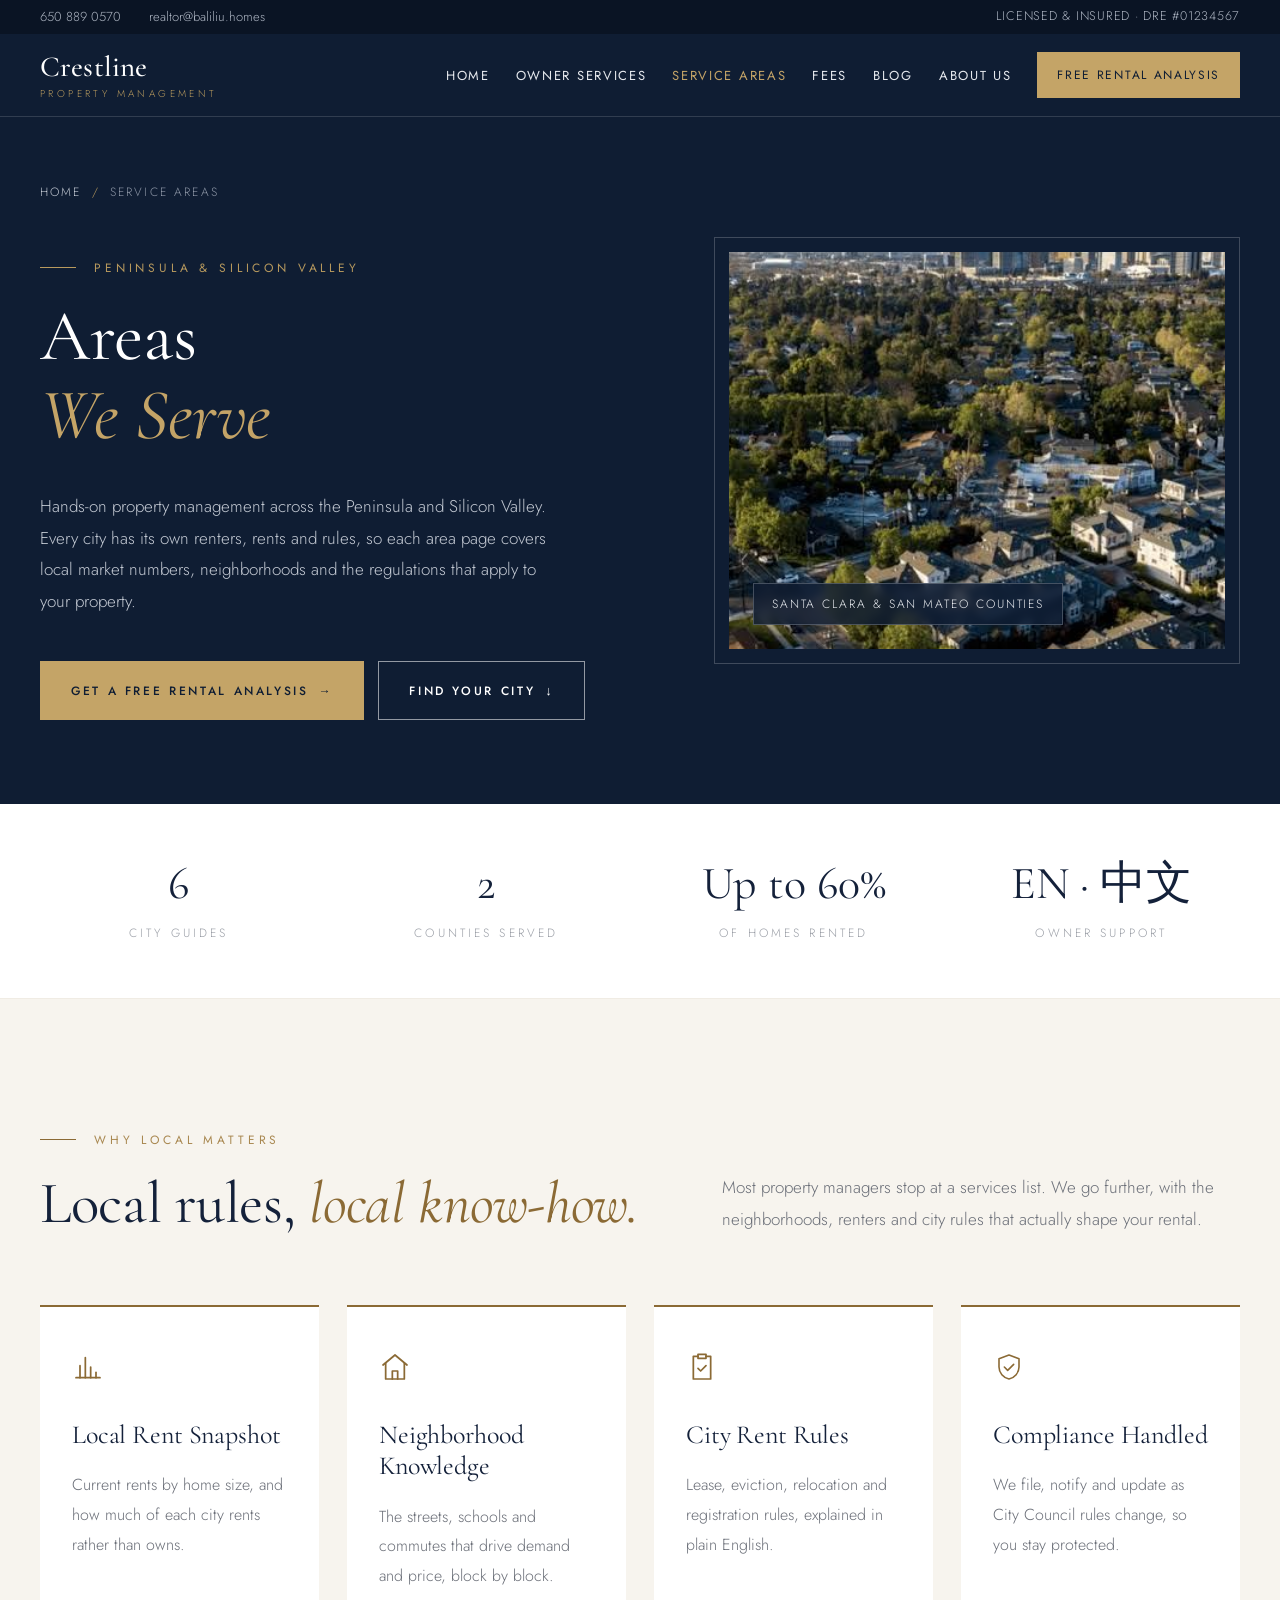
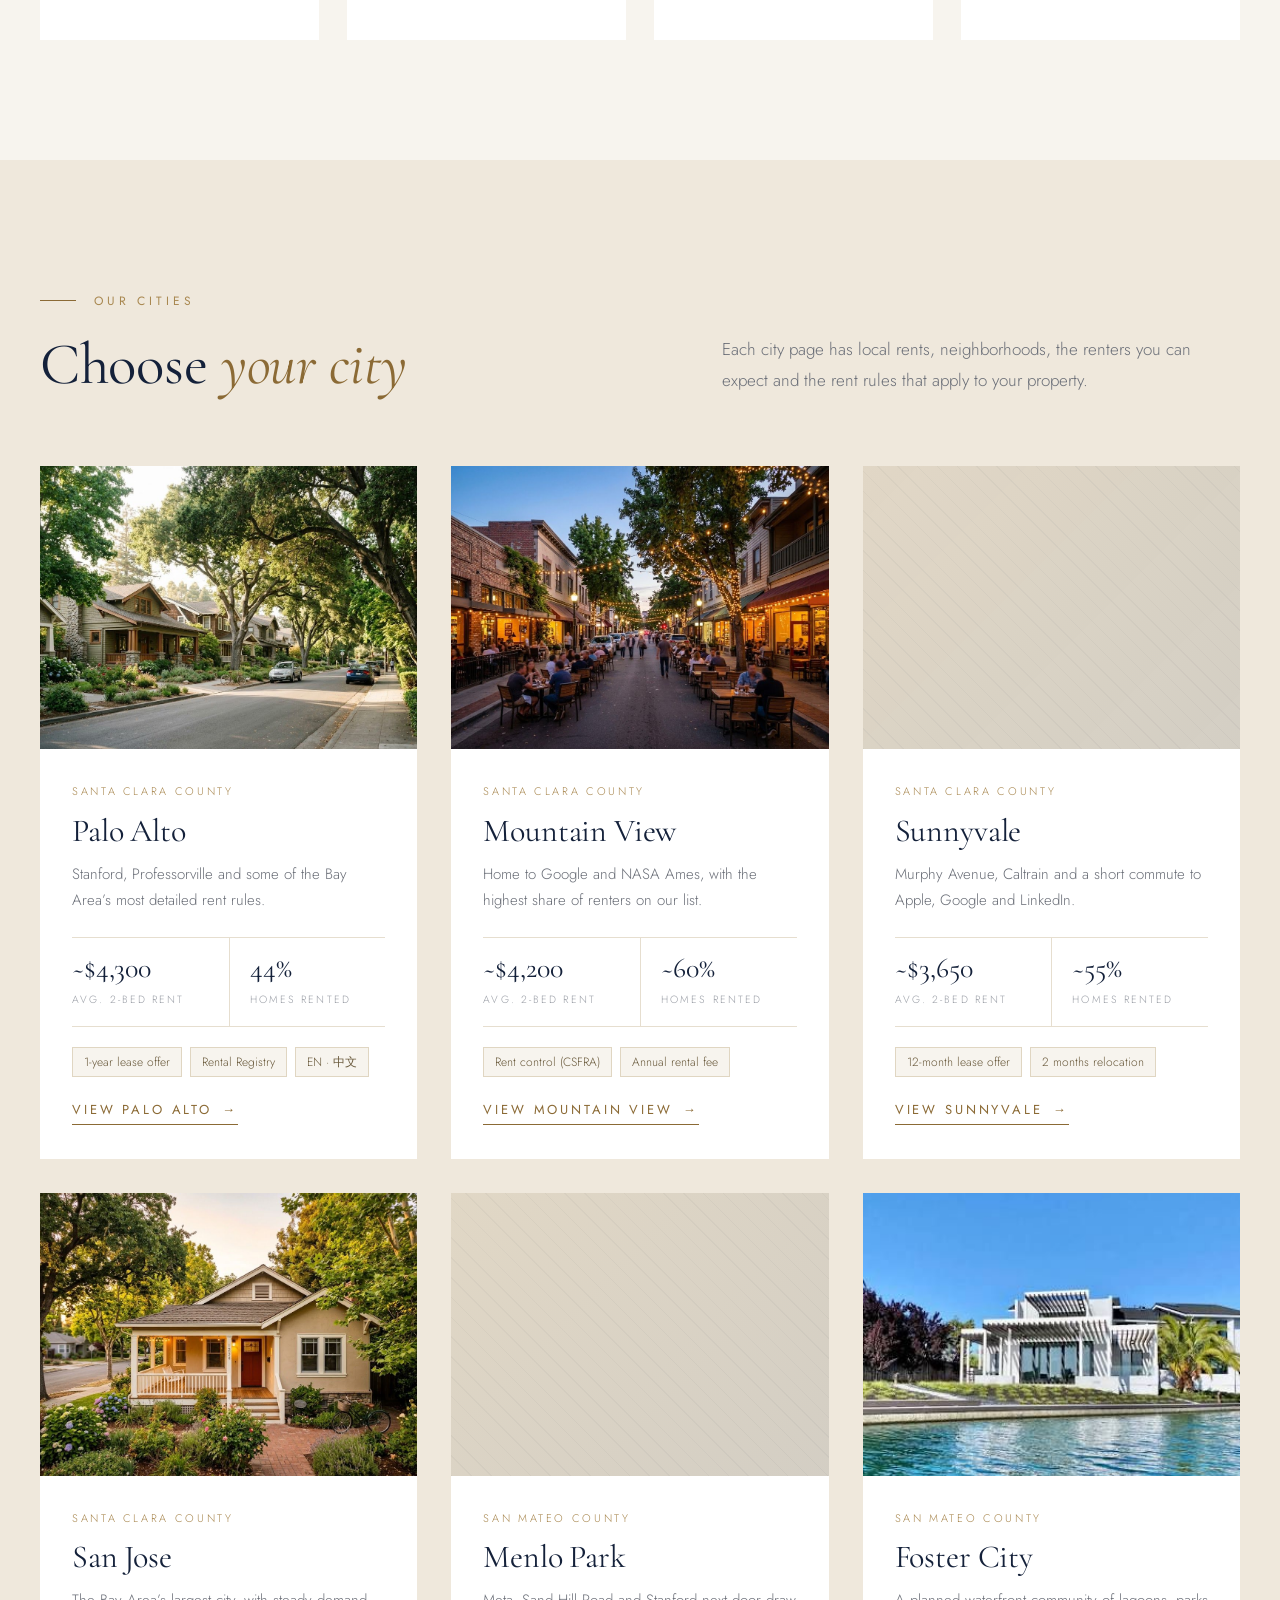
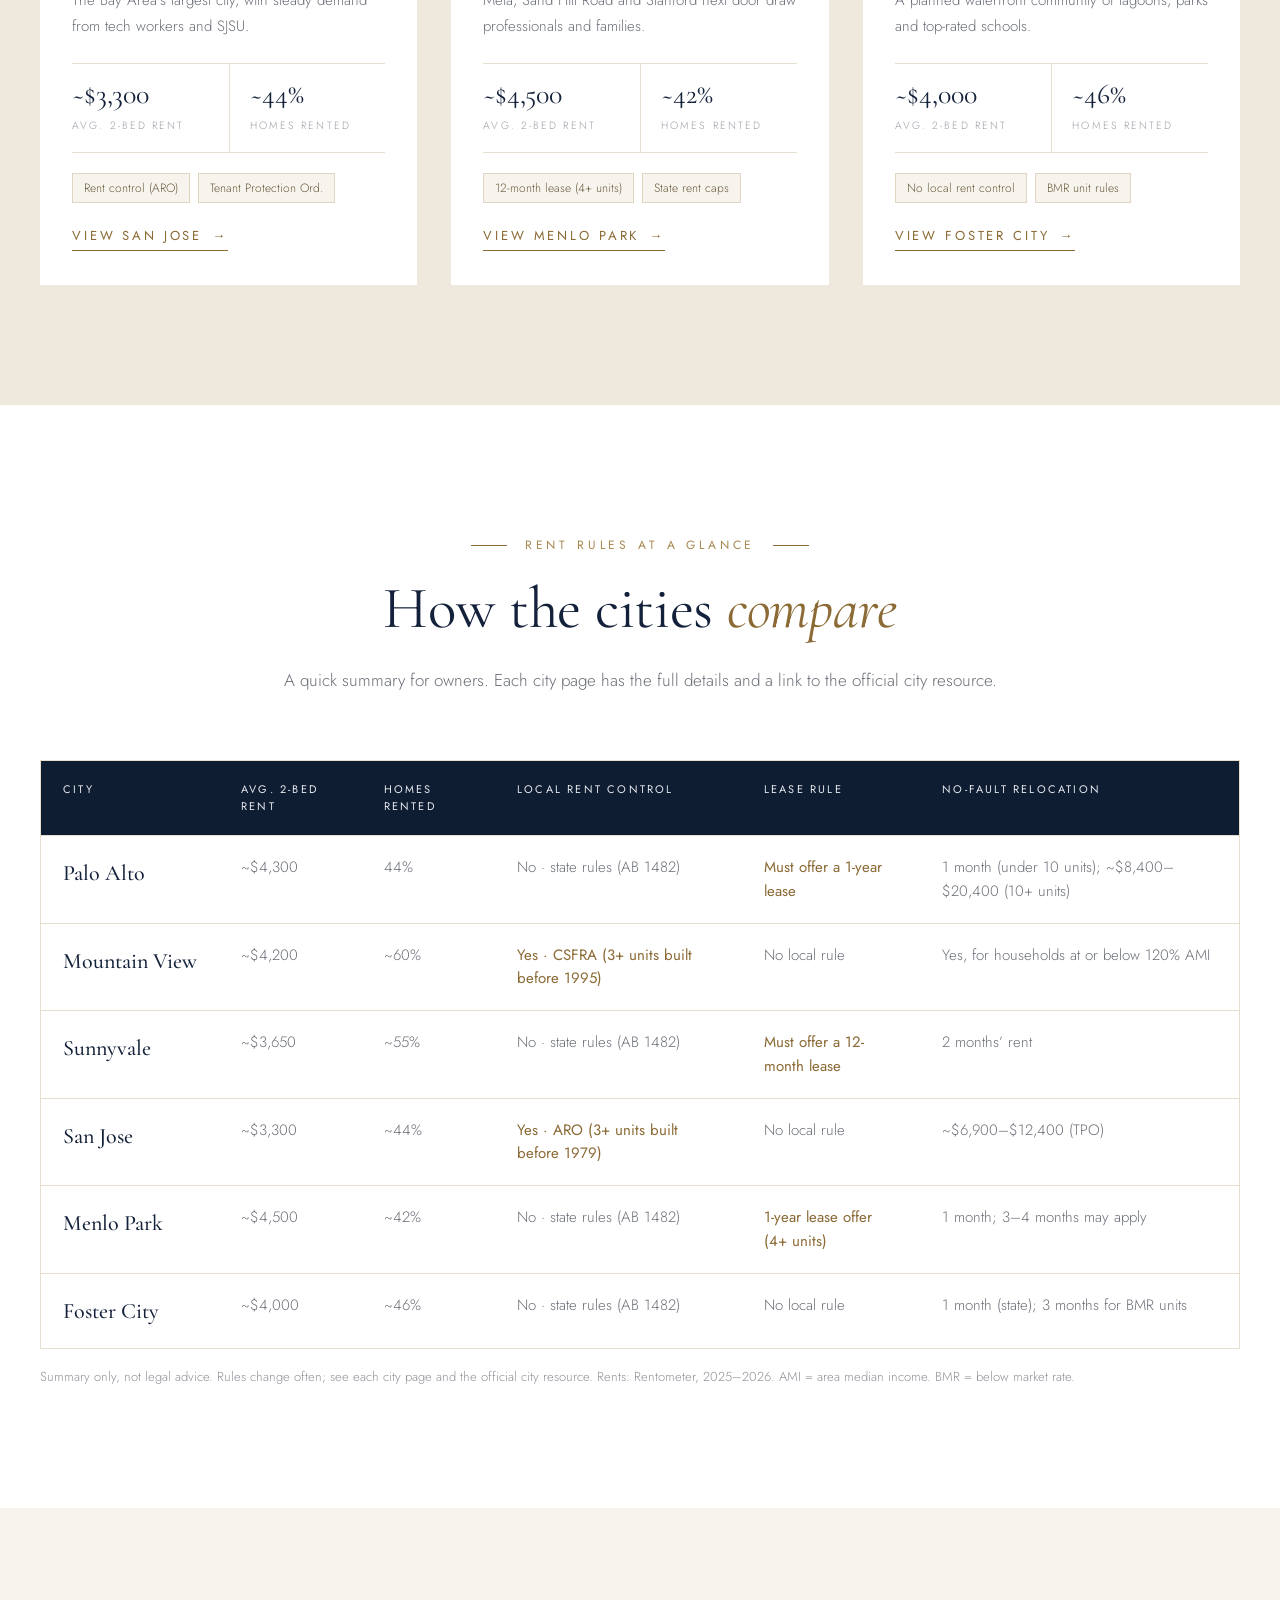
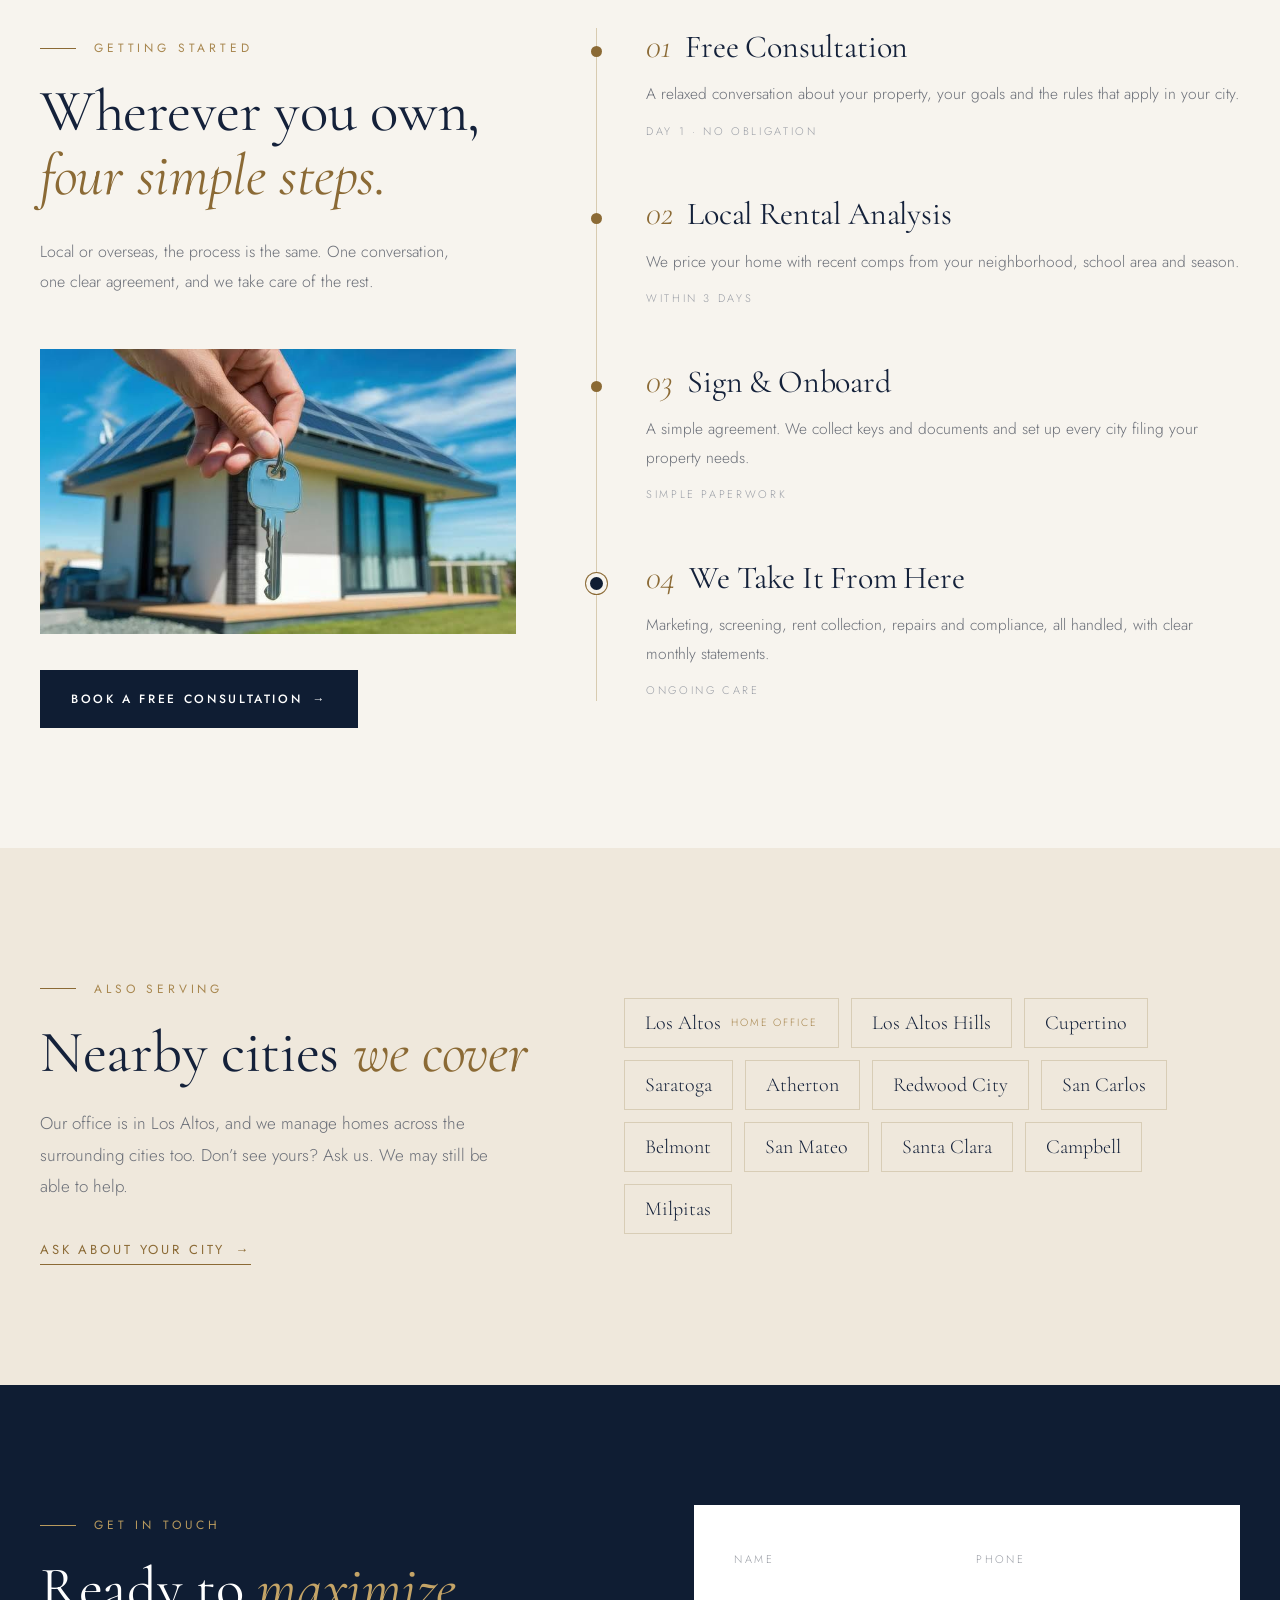
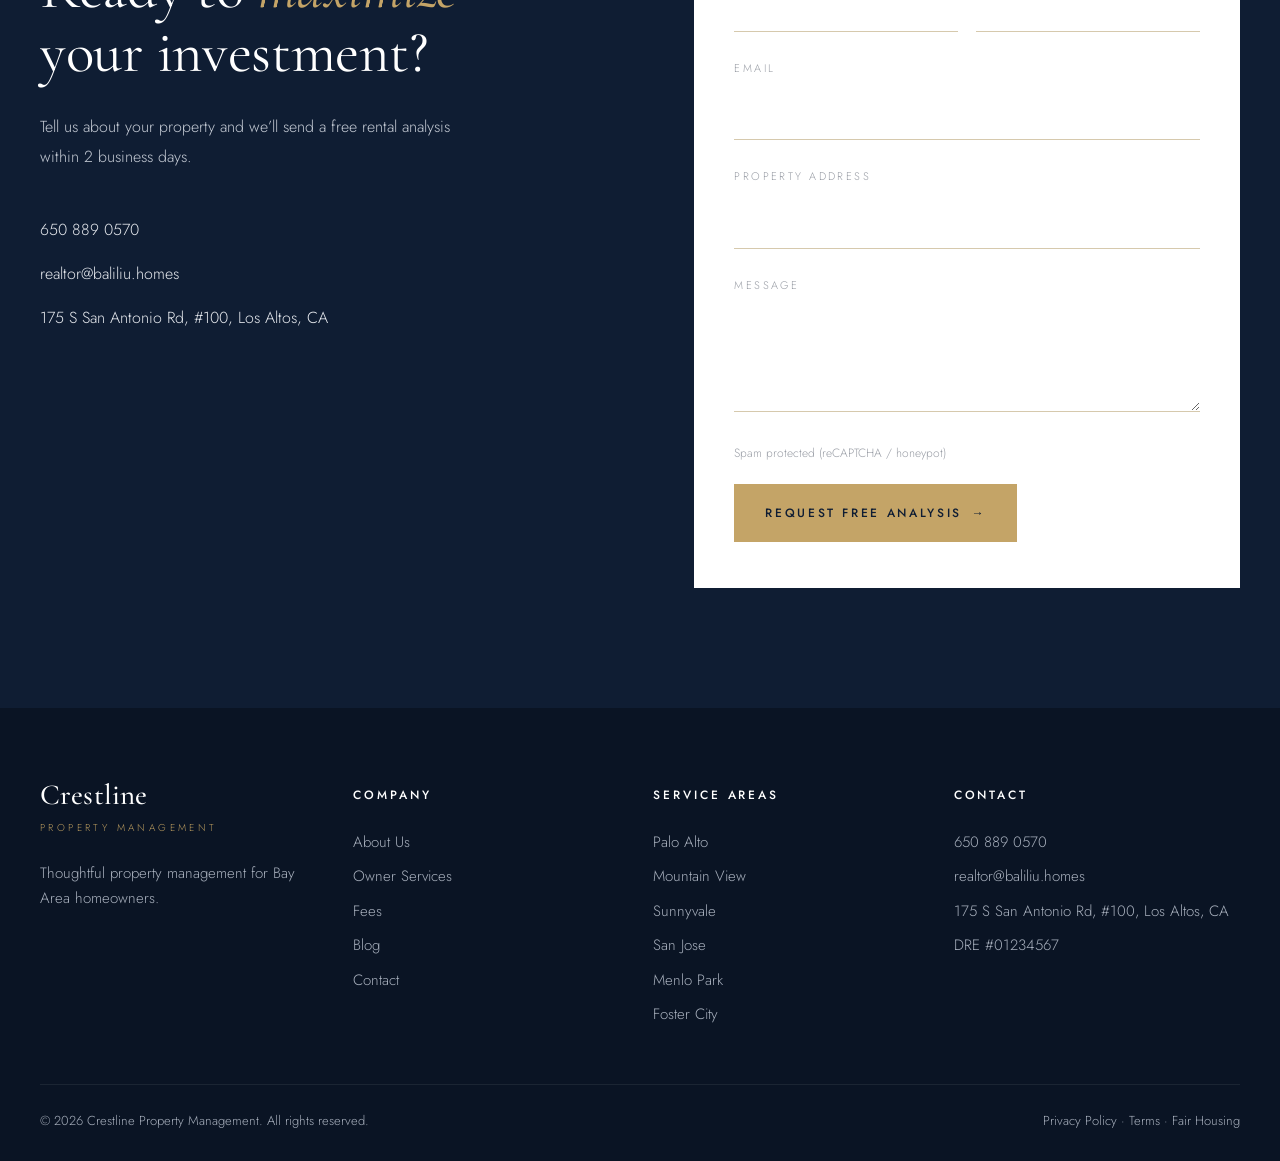
<file: service-areas.html>
<!DOCTYPE html>
<html lang="en">
<head>
  <meta charset="UTF-8">
  <meta name="viewport" content="width=device-width, initial-scale=1">
  <title>Service Areas | Crestline Property Management</title>
  <meta name="description" content="Property management in Palo Alto, Mountain View, Sunnyvale, San Jose, Menlo Park and Foster City. Local rents, neighborhoods and rent rules for every city we serve.">
  <link rel="preconnect" href="https://fonts.googleapis.com">
  <link rel="preconnect" href="https://fonts.gstatic.com" crossorigin>
  <link href="https://fonts.googleapis.com/css2?family=Cormorant+Garamond:ital,wght@0,400;0,500;1,400;1,500&family=Jost:wght@300;400;500&display=swap" rel="stylesheet">
  <link rel="stylesheet" href="assets/css/style.css?v=dda802c1">
  <script>document.documentElement.classList.add('js');</script>
</head>
<body>

<!-- Icon sprite (same icons as assets/icons/*.svg for Elementor upload) -->
<svg width="0" height="0" style="position:absolute" aria-hidden="true">
  <defs>
    <symbol id="i-image" viewBox="0 0 24 24" fill="none" stroke="currentColor" stroke-width="1.2" stroke-linecap="round" stroke-linejoin="round"><rect x="3" y="4" width="18" height="16" rx="1"/><circle cx="9" cy="10" r="2"/><path d="m21 16-5-5-9 9"/></symbol>
    <symbol id="i-search" viewBox="0 0 24 24" fill="none" stroke="currentColor" stroke-width="1.3" stroke-linecap="round" stroke-linejoin="round"><circle cx="11" cy="11" r="7"/><path d="m20 20-3.6-3.6"/></symbol>
    <symbol id="i-home" viewBox="0 0 24 24" fill="none" stroke="currentColor" stroke-width="1.3" stroke-linecap="round" stroke-linejoin="round"><path d="M3 10.5 12 3l9 7.5"/><path d="M5 9v12h14V9"/><path d="M10 21v-6h4v6"/></symbol>
    <symbol id="i-card" viewBox="0 0 24 24" fill="none" stroke="currentColor" stroke-width="1.3" stroke-linecap="round" stroke-linejoin="round"><rect x="3" y="5" width="18" height="14" rx="1"/><path d="M3 10h18"/><path d="M7 15h4"/></symbol>
    <symbol id="i-wrench" viewBox="0 0 24 24" fill="none" stroke="currentColor" stroke-width="1.3" stroke-linecap="round" stroke-linejoin="round"><path d="M14.7 6.3a4 4 0 0 0-5.3 5.3L3.6 17.4a1.8 1.8 0 0 0 2.6 2.6l5.8-5.8a4 4 0 0 0 5.3-5.3l-2.5 2.5-2.4-.6-.6-2.4z"/></symbol>
    <symbol id="i-clipboard" viewBox="0 0 24 24" fill="none" stroke="currentColor" stroke-width="1.3" stroke-linecap="round" stroke-linejoin="round"><path d="M9 4H5.5v17h13V4H15"/><rect x="9" y="2.5" width="6" height="3"/><path d="m9 13 2 2 4-4"/></symbol>
    <symbol id="i-chart" viewBox="0 0 24 24" fill="none" stroke="currentColor" stroke-width="1.3" stroke-linecap="round" stroke-linejoin="round"><path d="M3 20h18"/><path d="M6 20v-9"/><path d="M10 20V5"/><path d="M14 20v-8"/><path d="M18 20v-4"/></symbol>
    <symbol id="i-hand" viewBox="0 0 24 24" fill="none" stroke="currentColor" stroke-width="1.3" stroke-linecap="round" stroke-linejoin="round"><path d="M18 11V6.5a1.5 1.5 0 0 0-3 0V11"/><path d="M15 10.5V4.5a1.5 1.5 0 0 0-3 0v6"/><path d="M12 10.5V5.5a1.5 1.5 0 0 0-3 0V13"/><path d="M9 13v-2.5a1.5 1.5 0 0 0-3 0V15a6 6 0 0 0 6 6h1.5a4.5 4.5 0 0 0 4.5-4.5V11"/></symbol>
    <symbol id="i-eye" viewBox="0 0 24 24" fill="none" stroke="currentColor" stroke-width="1.3" stroke-linecap="round" stroke-linejoin="round"><path d="M2 12s3.6-7 10-7 10 7 10 7-3.6 7-10 7S2 12 2 12z"/><circle cx="12" cy="12" r="3"/></symbol>
    <symbol id="i-key" viewBox="0 0 24 24" fill="none" stroke="currentColor" stroke-width="1.2" stroke-linecap="round" stroke-linejoin="round"><circle cx="7" cy="17" r="3.5"/><path d="m9.5 14.5 10-10"/><path d="m15.5 8.5 2.5 2.5"/><path d="m18 6 2 2"/></symbol>
    <symbol id="i-house-check" viewBox="0 0 24 24" fill="none" stroke="currentColor" stroke-width="1.2" stroke-linecap="round" stroke-linejoin="round"><path d="M3.5 10.5 12 3.5l8.5 7V20.5h-17z"/><path d="m8.5 14 2.5 2.5 4.5-4.5"/></symbol>
    <symbol id="i-shield" viewBox="0 0 24 24" fill="none" stroke="currentColor" stroke-width="1.2" stroke-linecap="round" stroke-linejoin="round"><path d="M12 3 4.5 5.8V12c0 4.4 3.2 7.9 7.5 9 4.3-1.1 7.5-4.6 7.5-9V5.8z"/><path d="m8.5 12 2.5 2.5 4.5-4.5"/></symbol>
  </defs>
</svg>

<!-- ============ TOP BAR ============ -->
<div class="cl-topbar">
  <div class="cl-container">
    <div class="cl-topbar__left">
      <a href="tel:6508890570">650 889 0570</a>
      <a href="mailto:realtor@baliliu.homes">realtor@baliliu.homes</a>
    </div>
    <div class="cl-topbar__right">Licensed &amp; Insured · DRE #01234567</div>
  </div>
</div>

<!-- ============ HEADER ============ -->
<header class="cl-header" id="top">
  <div class="cl-container">
    <a href="index.html" class="cl-logo" aria-label="Crestline Property Management home">
      <span class="cl-logo__name">Crestline</span>
      <span class="cl-logo__sub">Property Management</span>
    </a>
    <nav class="cl-nav" aria-label="Main">
      <ul class="cl-nav__list">
        <li><a href="index.html" >Home</a></li>
        <li><a href="index.html#services">Owner Services</a></li>
        <li><a href="service-areas.html" class="is-active">Service Areas</a></li>
        <li><a href="index.html#fees">Fees</a></li>
        <li><a href="index.html#blog">Blog</a></li>
        <li><a href="index.html#about">About Us</a></li>
      </ul>
      <a href="#contact" class="cl-btn cl-btn--gold">Free Rental Analysis</a>
    </nav>
    <button class="cl-burger" aria-label="Open menu" aria-expanded="false"><span></span><span></span><span></span></button>
  </div>
</header>

<main>

<!-- ============ HERO ============ -->
<section class="cl-hero cl-hero--page">
  <div class="cl-container">
    <div class="cl-hero__copy">
      <nav class="cl-crumbs" aria-label="Breadcrumb" data-reveal="fade"><a href="index.html">Home</a><span aria-hidden="true">/</span><span>Service Areas</span></nav>
      <div class="cl-eyebrow" data-reveal="fade">Peninsula &amp; Silicon Valley</div>
      <h1 class="cl-h cl-h--light cl-h1">
        <span class="line"><span>Areas</span></span>
        <span class="line"><span><em>We Serve</em></span></span>
      </h1>
      <p class="cl-lead" data-reveal style="--d:.45s">Hands-on property management across the Peninsula and Silicon Valley. Every city has its own renters, rents and rules, so each area page covers local market numbers, neighborhoods and the regulations that apply to your property.</p>
      <div class="cl-hero__btns" data-reveal style="--d:.6s">
        <a href="#contact" class="cl-btn cl-btn--gold">Get a Free Rental Analysis <span class="arr">→</span></a>
        <a href="#cities" class="cl-btn cl-btn--outline">Find Your City <span class="arr">↓</span></a>
      </div>
    </div>
    <div class="cl-hero__frame" data-reveal="fade" style="--d:.2s">
      <div class="cl-ph cl-ph--dark" data-img="areas-hero" data-reveal="wipe" style="--d:.3s"><!--img--><img class="cl-ph__img cl-ph__img--parallax cl-parallax" src="assets/images/areas-hero.jpg" alt="Aerial view of a leafy Silicon Valley neighborhood" data-speed="0.06" fetchpriority="high" decoding="async"><!--/img--></div>
      <div class="cl-hero__tag" data-reveal style="--d:.9s">Santa Clara &amp; San Mateo Counties</div>
    </div>
  </div>
</section>

<!-- ============ STATS ============ -->
<section class="cl-stats cl-stats--text">
  <div class="cl-container">
    <div class="cl-stat" data-reveal>
      <div class="cl-stat__num"><span data-count="6">6</span></div>
      <div class="cl-stat__label">City Guides</div>
    </div>
    <div class="cl-stat" data-reveal style="--d:.12s">
      <div class="cl-stat__num"><span data-count="2">2</span></div>
      <div class="cl-stat__label">Counties Served</div>
    </div>
    <div class="cl-stat" data-reveal style="--d:.24s">
      <div class="cl-stat__num">Up to <span data-count="60">60</span>%</div>
      <div class="cl-stat__label">Of Homes Rented</div>
    </div>
    <div class="cl-stat" data-reveal style="--d:.36s">
      <div class="cl-stat__num">EN · 中文</div>
      <div class="cl-stat__label">Owner Support</div>
    </div>
  </div>
</section>

<!-- ============ WHY LOCAL ============ -->
<section class="cl-section bg-cream">
  <div class="cl-container">
    <div class="cl-head">
      <div>
        <div class="cl-eyebrow" data-reveal>Why Local Matters</div>
        <h2 class="cl-h cl-h2" data-reveal style="--d:.1s">Local rules, <em>local know-how.</em></h2>
      </div>
      <p class="cl-head__aside" data-reveal style="--d:.2s">Most property managers stop at a services list. We go further, with the neighborhoods, renters and city rules that actually shape your rental.</p>
    </div>
    <div class="cl-features">
      <div class="cl-card cl-card--top" data-reveal>
        <div class="cl-icon"><svg><use href="#i-chart"/></svg></div>
        <h3 class="cl-h cl-h3">Local Rent Snapshot</h3>
        <p>Current rents by home size, and how much of each city rents rather than owns.</p>
      </div>
      <div class="cl-card cl-card--top" data-reveal style="--d:.1s">
        <div class="cl-icon"><svg><use href="#i-home"/></svg></div>
        <h3 class="cl-h cl-h3">Neighborhood Knowledge</h3>
        <p>The streets, schools and commutes that drive demand and price, block by block.</p>
      </div>
      <div class="cl-card cl-card--top" data-reveal style="--d:.2s">
        <div class="cl-icon"><svg><use href="#i-clipboard"/></svg></div>
        <h3 class="cl-h cl-h3">City Rent Rules</h3>
        <p>Lease, eviction, relocation and registration rules, explained in plain English.</p>
      </div>
      <div class="cl-card cl-card--top" data-reveal style="--d:.3s">
        <div class="cl-icon"><svg><use href="#i-shield"/></svg></div>
        <h3 class="cl-h cl-h3">Compliance Handled</h3>
        <p>We file, notify and update as City Council rules change, so you stay protected.</p>
      </div>
    </div>
  </div>
</section>

<!-- ============ CITY CARDS ============ -->
<section class="cl-section bg-sand" id="cities">
  <div class="cl-container">
    <div class="cl-head">
      <div>
        <div class="cl-eyebrow" data-reveal>Our Cities</div>
        <h2 class="cl-h cl-h2" data-reveal style="--d:.1s">Choose <em>your city</em></h2>
      </div>
      <p class="cl-head__aside" data-reveal style="--d:.2s">Each city page has local rents, neighborhoods, the renters you can expect and the rent rules that apply to your property.</p>
    </div>
    <div class="cl-locs">

      <a href="palo-alto.html" class="cl-loc cl-zoom" data-reveal>
        <div class="cl-ph cl-ph--sm" data-img="city-palo-alto"><!--img--><img class="cl-ph__img" src="assets/images/city-palo-alto.jpg" alt="Palo Alto rental home" loading="lazy" decoding="async"><!--/img--></div>
        <div class="cl-loc__body">
          <div class="cl-loc__county">Santa Clara County</div>
          <h3 class="cl-h cl-h3">Palo Alto</h3>
          <p class="cl-loc__intro">Stanford, Professorville and some of the Bay Area’s most detailed rent rules.</p>
          <div class="cl-loc__stats"><div><strong>~$4,300</strong><span>Avg. 2-bed rent</span></div><div><strong>44%</strong><span>Homes rented</span></div></div>
          <div class="cl-tags"><span class="cl-tag">1-year lease offer</span><span class="cl-tag">Rental Registry</span><span class="cl-tag">EN · 中文</span></div>
          <span class="cl-link">View Palo Alto <span class="arr">→</span></span>
        </div>
      </a>

      <a href="location-template.html" class="cl-loc cl-zoom" data-reveal style="--d:.1s">
        <div class="cl-ph cl-ph--sm" data-img="city-mountain-view"><!--img--><img class="cl-ph__img" src="assets/images/city-mountain-view.jpg" alt="Mountain View rental home" loading="lazy" decoding="async"><!--/img--></div>
        <div class="cl-loc__body">
          <div class="cl-loc__county">Santa Clara County</div>
          <h3 class="cl-h cl-h3">Mountain View</h3>
          <p class="cl-loc__intro">Home to Google and NASA Ames, with the highest share of renters on our list.</p>
          <div class="cl-loc__stats"><div><strong>~$4,200</strong><span>Avg. 2-bed rent</span></div><div><strong>~60%</strong><span>Homes rented</span></div></div>
          <div class="cl-tags"><span class="cl-tag">Rent control (CSFRA)</span><span class="cl-tag">Annual rental fee</span></div>
          <span class="cl-link">View Mountain View <span class="arr">→</span></span>
        </div>
      </a>

      <a href="location-template.html" class="cl-loc cl-zoom" data-reveal style="--d:.2s">
        <div class="cl-ph cl-ph--sm" data-img="city-sunnyvale"><!--img--><img class="cl-ph__img" src="assets/images/city-sunnyvale.jpg" alt="Sunnyvale rental home" loading="lazy" decoding="async"><!--/img--></div>
        <div class="cl-loc__body">
          <div class="cl-loc__county">Santa Clara County</div>
          <h3 class="cl-h cl-h3">Sunnyvale</h3>
          <p class="cl-loc__intro">Murphy Avenue, Caltrain and a short commute to Apple, Google and LinkedIn.</p>
          <div class="cl-loc__stats"><div><strong>~$3,650</strong><span>Avg. 2-bed rent</span></div><div><strong>~55%</strong><span>Homes rented</span></div></div>
          <div class="cl-tags"><span class="cl-tag">12-month lease offer</span><span class="cl-tag">2 months relocation</span></div>
          <span class="cl-link">View Sunnyvale <span class="arr">→</span></span>
        </div>
      </a>

      <a href="location-template.html" class="cl-loc cl-zoom" data-reveal>
        <div class="cl-ph cl-ph--sm" data-img="city-san-jose"><!--img--><img class="cl-ph__img" src="assets/images/city-san-jose.jpg" alt="San Jose rental home" loading="lazy" decoding="async"><!--/img--></div>
        <div class="cl-loc__body">
          <div class="cl-loc__county">Santa Clara County</div>
          <h3 class="cl-h cl-h3">San Jose</h3>
          <p class="cl-loc__intro">The Bay Area’s largest city, with steady demand from tech workers and SJSU.</p>
          <div class="cl-loc__stats"><div><strong>~$3,300</strong><span>Avg. 2-bed rent</span></div><div><strong>~44%</strong><span>Homes rented</span></div></div>
          <div class="cl-tags"><span class="cl-tag">Rent control (ARO)</span><span class="cl-tag">Tenant Protection Ord.</span></div>
          <span class="cl-link">View San Jose <span class="arr">→</span></span>
        </div>
      </a>

      <a href="location-template.html" class="cl-loc cl-zoom" data-reveal style="--d:.1s">
        <div class="cl-ph cl-ph--sm" data-img="city-menlo-park"><!--img--><img class="cl-ph__img" src="assets/images/city-menlo-park.jpg" alt="Menlo Park rental home" loading="lazy" decoding="async"><!--/img--></div>
        <div class="cl-loc__body">
          <div class="cl-loc__county">San Mateo County</div>
          <h3 class="cl-h cl-h3">Menlo Park</h3>
          <p class="cl-loc__intro">Meta, Sand Hill Road and Stanford next door draw professionals and families.</p>
          <div class="cl-loc__stats"><div><strong>~$4,500</strong><span>Avg. 2-bed rent</span></div><div><strong>~42%</strong><span>Homes rented</span></div></div>
          <div class="cl-tags"><span class="cl-tag">12-month lease (4+ units)</span><span class="cl-tag">State rent caps</span></div>
          <span class="cl-link">View Menlo Park <span class="arr">→</span></span>
        </div>
      </a>

      <a href="location-template.html" class="cl-loc cl-zoom" data-reveal style="--d:.2s">
        <div class="cl-ph cl-ph--sm" data-img="city-foster-city"><!--img--><img class="cl-ph__img" src="assets/images/city-foster-city.jpg" alt="Foster City rental home" loading="lazy" decoding="async"><!--/img--></div>
        <div class="cl-loc__body">
          <div class="cl-loc__county">San Mateo County</div>
          <h3 class="cl-h cl-h3">Foster City</h3>
          <p class="cl-loc__intro">A planned waterfront community of lagoons, parks and top-rated schools.</p>
          <div class="cl-loc__stats"><div><strong>~$4,000</strong><span>Avg. 2-bed rent</span></div><div><strong>~46%</strong><span>Homes rented</span></div></div>
          <div class="cl-tags"><span class="cl-tag">No local rent control</span><span class="cl-tag">BMR unit rules</span></div>
          <span class="cl-link">View Foster City <span class="arr">→</span></span>
        </div>
      </a>

    </div>
  </div>
</section>

<!-- ============ COMPARE TABLE ============ -->
<section class="cl-section bg-white">
  <div class="cl-container">
    <div class="cl-head cl-head--center" style="margin-bottom:0">
      <div class="cl-eyebrow cl-eyebrow--center" data-reveal>Rent Rules at a Glance</div>
      <h2 class="cl-h cl-h2" data-reveal style="--d:.1s">How the cities <em>compare</em></h2>
      <p class="cl-sub" data-reveal style="--d:.2s">A quick summary for owners. Each city page has the full details and a link to the official city resource.</p>
    </div>
    <div class="cl-table-wrap" data-reveal style="--d:.2s">
      <table class="cl-table">
        <thead>
          <tr><th scope="col">City</th><th scope="col">Avg. 2-bed rent</th><th scope="col">Homes rented</th><th scope="col">Local rent control</th><th scope="col">Lease rule</th><th scope="col">No-fault relocation</th></tr>
        </thead>
        <tbody>
          <tr><th scope="row"><a href="palo-alto.html">Palo Alto</a></th><td>~$4,300</td><td>44%</td><td>No · state rules (AB 1482)</td><td class="cl-yes">Must offer a 1-year lease</td><td>1 month (under 10 units); ~$8,400–$20,400 (10+ units)</td></tr>
          <tr><th scope="row"><a href="location-template.html">Mountain View</a></th><td>~$4,200</td><td>~60%</td><td class="cl-yes">Yes · CSFRA (3+ units built before 1995)</td><td>No local rule</td><td>Yes, for households at or below 120% AMI</td></tr>
          <tr><th scope="row"><a href="location-template.html">Sunnyvale</a></th><td>~$3,650</td><td>~55%</td><td>No · state rules (AB 1482)</td><td class="cl-yes">Must offer a 12-month lease</td><td>2 months’ rent</td></tr>
          <tr><th scope="row"><a href="location-template.html">San Jose</a></th><td>~$3,300</td><td>~44%</td><td class="cl-yes">Yes · ARO (3+ units built before 1979)</td><td>No local rule</td><td>~$6,900–$12,400 (TPO)</td></tr>
          <tr><th scope="row"><a href="location-template.html">Menlo Park</a></th><td>~$4,500</td><td>~42%</td><td>No · state rules (AB 1482)</td><td class="cl-yes">1-year lease offer (4+ units)</td><td>1 month; 3–4 months may apply</td></tr>
          <tr><th scope="row"><a href="location-template.html">Foster City</a></th><td>~$4,000</td><td>~46%</td><td>No · state rules (AB 1482)</td><td>No local rule</td><td>1 month (state); 3 months for BMR units</td></tr>
        </tbody>
      </table>
    </div>
    <p class="cl-note" data-reveal>Summary only, not legal advice. Rules change often; see each city page and the official city resource. Rents: Rentometer, 2025–2026. AMI = area median income. BMR = below market rate.</p>
  </div>
</section>

<!-- ============ HOW IT WORKS ============ -->
<section class="cl-section bg-cream cl-process">
  <div class="cl-container cl-split">
    <div>
      <div class="cl-eyebrow" data-reveal>Getting Started</div>
      <h2 class="cl-h cl-h2" data-reveal style="--d:.1s">Wherever you own,<br><em>four simple steps.</em></h2>
      <p class="cl-process__intro" data-reveal style="--d:.2s">Local or overseas, the process is the same. One conversation, one clear agreement, and we take care of the rest.</p>
      <div class="cl-ph cl-zoom" data-img="areas-process" data-reveal="wipe" style="--d:.2s"><!--img--><img class="cl-ph__img" src="assets/images/areas-process.jpg" alt="Property manager handing house keys to a homeowner" loading="lazy" decoding="async"><!--/img--></div>
      <a href="#contact" class="cl-btn cl-btn--navy" data-reveal>Book a Free Consultation <span class="arr">→</span></a>
    </div>
    <div class="cl-timeline">
      <span class="cl-timeline__track"></span>
      <span class="cl-timeline__fill"></span>
      <div class="cl-step" data-reveal="right">
        <div class="cl-step__title"><span class="cl-num">01</span><h3 class="cl-h cl-h3">Free Consultation</h3></div>
        <p>A relaxed conversation about your property, your goals and the rules that apply in your city.</p>
        <div class="cl-meta">Day 1 · No obligation</div>
      </div>
      <div class="cl-step" data-reveal="right" style="--d:.1s">
        <div class="cl-step__title"><span class="cl-num">02</span><h3 class="cl-h cl-h3">Local Rental Analysis</h3></div>
        <p>We price your home with recent comps from your neighborhood, school area and season.</p>
        <div class="cl-meta">Within 3 days</div>
      </div>
      <div class="cl-step" data-reveal="right" style="--d:.2s">
        <div class="cl-step__title"><span class="cl-num">03</span><h3 class="cl-h cl-h3">Sign &amp; Onboard</h3></div>
        <p>A simple agreement. We collect keys and documents and set up every city filing your property needs.</p>
        <div class="cl-meta">Simple paperwork</div>
      </div>
      <div class="cl-step cl-step--last" data-reveal="right" style="--d:.3s">
        <div class="cl-step__title"><span class="cl-num">04</span><h3 class="cl-h cl-h3">We Take It From Here</h3></div>
        <p>Marketing, screening, rent collection, repairs and compliance, all handled, with clear monthly statements.</p>
        <div class="cl-meta">Ongoing care</div>
      </div>
    </div>
  </div>
</section>

<!-- ============ ALSO SERVING ============ -->
<section class="cl-section bg-sand">
  <div class="cl-container cl-also">
    <div>
      <div class="cl-eyebrow" data-reveal>Also Serving</div>
      <h2 class="cl-h cl-h2" data-reveal style="--d:.1s">Nearby cities <em>we cover</em></h2>
      <p data-reveal style="--d:.2s">Our office is in Los Altos, and we manage homes across the surrounding cities too. Don’t see yours? Ask us. We may still be able to help.</p>
      <a href="#contact" class="cl-link" data-reveal style="--d:.3s">Ask About Your City <span class="arr">→</span></a>
    </div>
    <div class="cl-chips" data-reveal style="--d:.15s">
      <span class="cl-chip">Los Altos <small>Home office</small></span>
      <span class="cl-chip">Los Altos Hills</span>
      <span class="cl-chip">Cupertino</span>
      <span class="cl-chip">Saratoga</span>
      <span class="cl-chip">Atherton</span>
      <span class="cl-chip">Redwood City</span>
      <span class="cl-chip">San Carlos</span>
      <span class="cl-chip">Belmont</span>
      <span class="cl-chip">San Mateo</span>
      <span class="cl-chip">Santa Clara</span>
      <span class="cl-chip">Campbell</span>
      <span class="cl-chip">Milpitas</span>
    </div>
  </div>
</section>

<!-- ============ CONTACT ============ -->
<section class="cl-section bg-navy cl-contact" id="contact">
  <div class="cl-container cl-split">
    <div>
      <div class="cl-eyebrow" data-reveal>Get in Touch</div>
      <h2 class="cl-h cl-h--light cl-h2" data-reveal style="--d:.1s">Ready to <em>maximize</em><br>your investment?</h2>
      <p class="cl-lead" data-reveal style="--d:.2s">Tell us about your property and we’ll send a free rental analysis within 2 business days.</p>
      <ul class="cl-contact__info" data-reveal style="--d:.3s">
        <li><a href="tel:6508890570">650 889 0570</a></li>
        <li><a href="mailto:realtor@baliliu.homes">realtor@baliliu.homes</a></li>
        <li>175 S San Antonio Rd, #100, Los Altos, CA</li>
      </ul>
    </div>
    <form class="cl-form" data-reveal="right" style="--d:.15s" novalidate>
      <div class="cl-field cl-field--half"><label for="f-name">Name</label><input id="f-name" name="name" type="text" required></div>
      <div class="cl-field cl-field--half"><label for="f-phone">Phone</label><input id="f-phone" name="phone" type="tel"></div>
      <div class="cl-field"><label for="f-email">Email</label><input id="f-email" name="email" type="email" required></div>
      <div class="cl-field"><label for="f-address">Property Address</label><input id="f-address" name="address" type="text"></div>
      <div class="cl-field"><label for="f-message">Message</label><textarea id="f-message" name="message"></textarea></div>
      <input class="cl-hp" type="text" name="website" tabindex="-1" autocomplete="off" aria-hidden="true">
      <p class="cl-form__note">Spam protected (reCAPTCHA / honeypot)</p>
      <button type="submit" class="cl-btn cl-btn--gold">Request Free Analysis <span class="arr">→</span></button>
      <p class="cl-form__ok" role="status">Thank you. We’ll be in touch within 2 business days.</p>
    </form>
  </div>
</section>



</main>

<!-- ============ FOOTER ============ -->
<footer class="cl-footer">
  <div class="cl-container">
    <div class="cl-footer__grid">
      <div>
        <div class="cl-logo"><span class="cl-logo__name">Crestline</span><span class="cl-logo__sub">Property Management</span></div>
        <p class="cl-footer__about">Thoughtful property management for Bay Area homeowners.</p>
      </div>
      <div>
        <h4>Company</h4>
        <ul>
          <li><a href="index.html#about">About Us</a></li>
          <li><a href="index.html#services">Owner Services</a></li>
          <li><a href="index.html#fees">Fees</a></li>
          <li><a href="index.html#blog">Blog</a></li>
          <li><a href="#contact">Contact</a></li>
        </ul>
      </div>
      <div>
        <h4>Service Areas</h4>
        <ul>
          <li><a href="palo-alto.html">Palo Alto</a></li>
          <li><a href="service-areas.html">Mountain View</a></li>
          <li><a href="service-areas.html">Sunnyvale</a></li>
          <li><a href="service-areas.html">San Jose</a></li>
          <li><a href="service-areas.html">Menlo Park</a></li>
          <li><a href="service-areas.html">Foster City</a></li>
        </ul>
      </div>
      <div>
        <h4>Contact</h4>
        <ul>
          <li><a href="tel:6508890570">650 889 0570</a></li>
          <li><a href="mailto:realtor@baliliu.homes">realtor@baliliu.homes</a></li>
          <li>175 S San Antonio Rd, #100, Los Altos, CA</li>
          <li>DRE #01234567</li>
        </ul>
      </div>
    </div>
  </div>
  <div class="cl-container">
    <div class="cl-footer__bar">
      <span>© 2026 Crestline Property Management. All rights reserved.</span>
      <span><a href="#">Privacy Policy</a> · <a href="#">Terms</a> · <a href="#">Fair Housing</a></span>
    </div>
  </div>
</footer>

<script src="assets/js/main.js?v=98c8e86f"></script>
</body>
</html>
</file>
<file: assets/css/style.css>
/* ==========================================================================
   Crestline Property Management — Homepage
   Tokens & components are documented in DESIGN_SYSTEM.md
   ========================================================================== */

:root {
  --navy: #0f1d33;
  --navy-deep: #0a1424;
  --navy-card: #132340;
  --gold: #c4a467;
  --gold-dark: #8b6a35;
  --gold-soft: #b89a5e;
  --cream: #f7f4ee;
  --sand: #efe8dc;
  --white: #ffffff;
  --line: #e6decf;
  --line-dark: rgba(255, 255, 255, 0.14);
  --text: #6b6f78;
  --text-light: #c3c9d3;
  --heading: #14213a;

  --serif: "Cormorant Garamond", Georgia, "Times New Roman", serif;
  --sans: "Jost", "Helvetica Neue", Arial, sans-serif;

  --container: 1200px;
  --gutter: 32px;
  --section: 120px;
  --ease: cubic-bezier(0.2, 0.7, 0.2, 1);
}

*,
*::before,
*::after { box-sizing: border-box; }

html { scroll-behavior: smooth; }

body {
  margin: 0;
  font-family: var(--sans);
  font-weight: 300;
  font-size: 17px;
  line-height: 1.85;
  color: var(--text);
  background: var(--white);
  -webkit-font-smoothing: antialiased;
  text-rendering: optimizeLegibility;
}

main { overflow-x: clip; }
img, svg { display: block; max-width: 100%; }
a { color: inherit; text-decoration: none; }
p { margin: 0 0 1.1em; }
p:last-child { margin-bottom: 0; }
ul { list-style: none; margin: 0; padding: 0; }
button { font: inherit; cursor: pointer; }

.cl-container {
  width: 100%;
  max-width: calc(var(--container) + var(--gutter) * 2);
  margin: 0 auto;
  padding: 0 var(--gutter);
}

.cl-section { padding: var(--section) 0; position: relative; }
.bg-navy { background: var(--navy); color: var(--text-light); }
.bg-deep { background: var(--navy-deep); color: var(--text-light); }
.bg-cream { background: var(--cream); }
.bg-sand { background: var(--sand); }
.bg-white { background: var(--white); }

/* ---------- Typography ---------- */
.cl-h {
  font-family: var(--serif);
  font-weight: 400;
  color: var(--heading);
  line-height: 1.08;
  letter-spacing: -0.005em;
  margin: 0;
}
.cl-h em { font-style: italic; color: var(--gold-dark); }
.cl-h--light { color: var(--white); }
.cl-h--light em { color: var(--gold); }
.cl-h1 { font-size: clamp(46px, 6vw, 76px); line-height: 1.04; }
.cl-h2 { font-size: clamp(40px, 4.6vw, 60px); }
.cl-h3 { font-size: 30px; line-height: 1.2; font-weight: 400; }
.cl-h3--medium { font-weight: 500; }

.cl-eyebrow {
  display: inline-flex;
  align-items: center;
  gap: 18px;
  font-family: var(--sans);
  font-size: 12px;
  font-weight: 400;
  letter-spacing: 0.32em;
  text-transform: uppercase;
  color: var(--gold-soft);
  margin-bottom: 26px;
  line-height: 1;
}
.cl-eyebrow::before,
.cl-eyebrow--center::after {
  content: "";
  width: 36px;
  height: 1px;
  background: currentColor;
  flex: none;
}
.bg-cream .cl-eyebrow, .bg-sand .cl-eyebrow, .bg-white .cl-eyebrow { color: #a8874f; }
.bg-cream .cl-eyebrow::before, .bg-sand .cl-eyebrow::before, .bg-white .cl-eyebrow::before,
.bg-white .cl-eyebrow--center::after, .bg-sand .cl-eyebrow--center::after { background: var(--gold-dark); }

.cl-lead { font-size: 17px; max-width: 520px; }
.cl-small { font-size: 15px; line-height: 1.8; }
.cl-meta {
  font-size: 11px;
  letter-spacing: 0.24em;
  text-transform: uppercase;
  color: #9a9ea6;
}

/* ---------- Buttons & links ---------- */
.cl-btn {
  display: inline-flex;
  align-items: center;
  justify-content: center;
  gap: 10px;
  font-family: var(--sans);
  font-size: 12px;
  font-weight: 500;
  letter-spacing: 0.22em;
  text-transform: uppercase;
  line-height: 1;
  padding: 22px 30px;
  border: 1px solid transparent;
  transition: background-color 0.35s var(--ease), color 0.35s var(--ease), border-color 0.35s var(--ease), transform 0.35s var(--ease);
  white-space: nowrap;
}
.cl-btn .arr { display: inline-block; transition: transform 0.35s var(--ease); }
.cl-btn:hover .arr, .cl-link:hover .arr { transform: translateX(5px); }
.cl-btn--gold { background: var(--gold); color: var(--navy); }
.cl-btn--gold:hover { background: #d3b67c; }
.cl-btn--outline { border-color: rgba(255, 255, 255, 0.55); color: var(--white); }
.cl-btn--outline:hover { background: var(--white); color: var(--navy); }
.cl-btn--navy { background: var(--navy); color: var(--white); }
.cl-btn--navy:hover { background: var(--gold-dark); }

.cl-link {
  display: inline-flex;
  gap: 10px;
  font-size: 13px;
  font-weight: 400;
  letter-spacing: 0.22em;
  text-transform: uppercase;
  color: var(--gold-dark);
  padding-bottom: 8px;
  border-bottom: 1px solid currentColor;
  line-height: 1;
}
.cl-link .arr { transition: transform 0.35s var(--ease); }

/* ---------- Image placeholder ---------- */
.cl-ph {
  position: relative;
  width: 100%;
  overflow: hidden;
  background:
    linear-gradient(135deg, rgba(196, 164, 103, 0.10), rgba(15, 29, 51, 0.08)),
    repeating-linear-gradient(45deg, rgba(15, 29, 51, 0.035) 0 1px, transparent 1px 14px),
    #e4ddd0;
  display: flex;
  align-items: center;
  justify-content: center;
}
.cl-ph__inner {
  display: flex;
  flex-direction: column;
  align-items: center;
  gap: 10px;
  color: rgba(15, 29, 51, 0.45);
  font-size: 11px;
  letter-spacing: 0.24em;
  text-transform: uppercase;
  text-align: center;
  padding: 16px;
  transition: transform 1.2s var(--ease);
}
.cl-ph__inner svg { width: 34px; height: 34px; stroke: currentColor; }
.cl-ph--dark {
  background:
    linear-gradient(160deg, rgba(196, 164, 103, 0.14), rgba(10, 20, 36, 0.4)),
    repeating-linear-gradient(45deg, rgba(255, 255, 255, 0.03) 0 1px, transparent 1px 14px),
    #1b2c48;
}
.cl-ph--dark .cl-ph__inner { color: rgba(255, 255, 255, 0.45); }
.cl-zoom:hover .cl-ph__inner { transform: scale(1.06); }

/* ---------- Top bar ---------- */
.cl-topbar {
  background: var(--navy-deep);
  color: #aeb6c3;
  font-size: 13px;
  font-weight: 300;
}
.cl-topbar .cl-container {
  display: flex;
  justify-content: space-between;
  align-items: center;
  height: 34px;
  gap: 20px;
}
.cl-topbar__left { display: flex; gap: 28px; }
.cl-topbar__left a:hover { color: var(--gold); }
.cl-topbar__right { letter-spacing: 0.06em; text-transform: uppercase; font-size: 12.5px; }

/* ---------- Header ---------- */
.cl-header {
  position: sticky;
  top: 0;
  z-index: 50;
  background: var(--navy);
  border-bottom: 1px solid var(--line-dark);
  transition: box-shadow 0.4s var(--ease), background-color 0.4s var(--ease);
}
.cl-header .cl-container {
  display: flex;
  align-items: center;
  justify-content: space-between;
  height: 82px;
  transition: height 0.4s var(--ease);
}
.cl-header.is-scrolled { box-shadow: 0 10px 30px rgba(5, 10, 20, 0.35); background: rgba(15, 29, 51, 0.97); }
.cl-header.is-scrolled .cl-container { height: 70px; }

.cl-logo { display: flex; flex-direction: column; line-height: 1; }
.cl-logo__name { font-family: var(--serif); font-size: 29px; font-weight: 500; color: var(--white); letter-spacing: 0.005em; }
.cl-logo__sub { font-size: 10px; letter-spacing: 0.34em; text-transform: uppercase; color: var(--gold-soft); margin-top: 8px; }

.cl-nav { display: flex; align-items: center; gap: 26px; }
.cl-nav__list { display: flex; gap: 26px; }
.cl-nav__list a {
  position: relative;
  font-size: 13px;
  font-weight: 400;
  letter-spacing: 0.13em;
  text-transform: uppercase;
  color: #e6e9ee;
  padding: 6px 0;
  transition: color 0.3s var(--ease);
}
.cl-nav__list a::after {
  content: "";
  position: absolute;
  left: 0; right: 0; bottom: 0;
  height: 1px;
  background: var(--gold);
  transform: scaleX(0);
  transform-origin: right;
  transition: transform 0.4s var(--ease);
}
.cl-nav__list a:hover, .cl-nav__list a.is-active { color: var(--gold); }
.cl-nav__list a:hover::after { transform: scaleX(1); transform-origin: left; }
.cl-nav .cl-btn { padding: 16px 19px; font-weight: 400; letter-spacing: 0.14em; }

.cl-burger {
  display: none;
  width: 44px; height: 44px;
  background: none;
  border: 1px solid var(--line-dark);
  position: relative;
}
.cl-burger span {
  position: absolute; left: 12px; right: 12px; height: 1px; background: var(--white);
  transition: transform 0.35s var(--ease), opacity 0.35s var(--ease);
}
.cl-burger span:nth-child(1) { top: 16px; }
.cl-burger span:nth-child(2) { top: 21px; }
.cl-burger span:nth-child(3) { top: 26px; }
.nav-open .cl-burger span:nth-child(1) { transform: translateY(5px) rotate(45deg); }
.nav-open .cl-burger span:nth-child(2) { opacity: 0; }
.nav-open .cl-burger span:nth-child(3) { transform: translateY(-5px) rotate(-45deg); }

/* ---------- Hero ---------- */
.cl-hero { background: var(--navy); color: var(--text-light); padding: 80px 0 90px; overflow: hidden; }
.cl-hero .cl-container {
  display: grid;
  grid-template-columns: 1.08fr 0.92fr;
  gap: 56px;
  align-items: center;
}
.cl-hero__copy .cl-h1 { margin-bottom: 34px; }
.cl-hero__copy .cl-h1 { font-size: clamp(42px, 5.6vw, 74px); }
.cl-hero__copy .cl-h1 .line { display: block; overflow: hidden; padding-bottom: 0.06em; white-space: nowrap; }
.cl-hero__copy .cl-h1 .line > span { display: block; }
.cl-hero__copy .cl-lead { margin-bottom: 44px; color: var(--text-light); }
.cl-hero__btns { display: flex; flex-wrap: wrap; gap: 14px; }

.cl-hero__frame {
  position: relative;
  border: 1px solid rgba(255, 255, 255, 0.2);
  padding: 14px;
}
.cl-hero__frame .cl-ph { aspect-ratio: 1 / 1; }
.cl-hero__tag {
  position: absolute;
  left: 38px;
  bottom: 38px;
  background: rgba(15, 29, 51, 0.82);
  border: 1px solid rgba(255, 255, 255, 0.22);
  color: #e9ecf0;
  font-size: 12px;
  letter-spacing: 0.16em;
  text-transform: uppercase;
  padding: 14px 18px;
  line-height: 1;
  backdrop-filter: blur(4px);
}

/* ---------- Stats ---------- */
.cl-stats { padding: 56px 0; background: var(--white); border-bottom: 1px solid #f0ece4; }
.cl-stats .cl-container { display: grid; grid-template-columns: repeat(4, 1fr); gap: 30px; text-align: center; }
.cl-stat__num { font-family: var(--serif); font-size: 50px; line-height: 1; color: var(--heading); font-weight: 400; }
.cl-stat__label { margin-top: 18px; font-size: 12px; letter-spacing: 0.26em; white-space: nowrap; text-transform: uppercase; color: #9a9ea6; line-height: 1.5; }

/* ---------- Two-column helpers ---------- */
.cl-split { display: grid; grid-template-columns: 1fr 1fr; gap: 90px; align-items: center; }
.cl-split--top { align-items: start; }

/* ---------- About ---------- */
.cl-about__media { position: relative; }
.cl-about__media .cl-ph { aspect-ratio: 720 / 640; }
.cl-about__badge {
  position: absolute;
  right: 0;
  bottom: 0;
  background: var(--navy);
  padding: 34px 40px 36px;
  min-width: 300px;
}
.cl-about__badge .cl-h { font-size: 40px; color: var(--gold); line-height: 1; }
.cl-about__badge span { display: block; margin-top: 16px; font-size: 13px; letter-spacing: 0.22em; text-transform: uppercase; color: #e9ecf0; font-weight: 400; }
.cl-about__copy .cl-h2 { margin-bottom: 34px; }
.cl-about__copy p { max-width: 600px; }
.cl-about__copy .cl-link { margin-top: 30px; }

/* ---------- Why hire ---------- */
.cl-why .cl-split { grid-template-columns: 0.85fr 1.15fr; gap: 80px; align-items: start; }
.cl-why .cl-h2 { margin-bottom: 40px; }
.cl-why p.cl-lead { margin-bottom: 44px; color: var(--text-light); }
.cl-why__grid { display: grid; grid-template-columns: 1fr 1fr; column-gap: 50px; }
.cl-why__item { border-top: 1px solid var(--line-dark); padding: 52px 0 56px; }
.cl-num { font-family: var(--serif); font-style: italic; font-size: 30px; color: var(--gold); line-height: 1; display: block; margin-bottom: 28px; }
.cl-why__item .cl-h3 { color: var(--white); font-weight: 500; margin-bottom: 18px; }
.cl-why__item p { font-size: 16px; color: var(--text-light); }

/* ---------- Section header (title left, copy right) ---------- */
.cl-head {
  display: grid;
  grid-template-columns: 1.2fr 1fr;
  gap: 60px;
  align-items: end;
  margin-bottom: 70px;
}
.cl-head__aside { font-size: 17px; max-width: 520px; justify-self: end; }
.cl-head--wide { grid-template-columns: 1.7fr 1fr; }
.cl-head__quote {
  font-family: var(--serif);
  font-style: italic;
  font-size: 26px;
  line-height: 1.5;
  color: var(--heading);
  justify-self: end;
  max-width: 480px;
}
.cl-head--center { display: block; text-align: center; }
.cl-head--center .cl-sub { margin-top: 24px; font-size: 17px; }

/* ---------- Services grid ---------- */
.cl-services { display: grid; grid-template-columns: repeat(3, 1fr); border: 1px solid var(--line); }
.cl-service {
  padding: 56px 44px 60px;
  border-right: 1px solid var(--line);
  border-bottom: 1px solid var(--line);
  transition: background-color 0.45s var(--ease);
  position: relative;
}
.cl-service:nth-child(3n) { border-right: 0; }
.cl-service:nth-last-child(-n + 3) { border-bottom: 0; }
.cl-service::before {
  content: "";
  position: absolute;
  left: 0; top: 0; height: 2px; width: 100%;
  background: var(--gold-dark);
  transform: scaleX(0);
  transform-origin: left;
  transition: transform 0.6s var(--ease);
}
.cl-service:hover { background: var(--cream); }
.cl-service:hover::before { transform: scaleX(1); }
.cl-icon { width: 32px; height: 32px; color: var(--gold-dark); margin-bottom: 52px; transition: transform 0.5s var(--ease); }
.cl-icon svg { width: 100%; height: 100%; }
.cl-service:hover .cl-icon, .cl-card:hover .cl-icon { transform: translateY(-4px); }
.cl-service .cl-h3 { margin-bottom: 18px; }
.cl-service p { font-size: 16px; }

/* ---------- Cards ---------- */
.cl-cards { display: grid; grid-template-columns: repeat(3, 1fr); gap: 34px; }
.cl-card {
  background: var(--white);
  padding: 56px 44px 64px;
  transition: transform 0.5s var(--ease), box-shadow 0.5s var(--ease);
}
.cl-card:hover { transform: translateY(-6px); box-shadow: 0 24px 50px -24px rgba(15, 29, 51, 0.25); }
.cl-card--top { border-top: 2px solid var(--gold-dark); }
.cl-card .cl-icon { margin-bottom: 44px; }
.cl-card .cl-h3 { margin-bottom: 20px; font-size: 28px; }
.cl-card p { font-size: 16px; }

.cl-card--dark {
  background: var(--navy-card);
  border: 1px solid var(--line-dark);
  text-align: center;
  padding: 64px 34px 72px;
}
.cl-card--dark:hover { box-shadow: 0 30px 60px -30px rgba(0, 0, 0, 0.6); border-color: rgba(196, 164, 103, 0.45); }
.cl-card--dark .cl-icon { color: var(--gold); margin: 0 auto 44px; width: 40px; height: 40px; }
.cl-card--dark .cl-h3 { color: var(--white); font-weight: 500; }
.cl-card--dark p { color: var(--text-light); }
.cl-diff .cl-cards { padding: 0 24px; }

/* ---------- Values ---------- */
.cl-values .cl-split { grid-template-columns: 1fr 1.22fr; gap: 72px; align-items: start; }
.cl-values .cl-h2 { margin-bottom: 34px; }
.cl-rule { width: 96px; height: 1px; background: var(--navy); margin-bottom: 34px; }
.cl-values__sub { font-family: var(--serif); font-style: italic; font-size: 26px; color: #5a5f69; margin-bottom: 56px; }
.cl-values .cl-ph { aspect-ratio: 575 / 340; }
.cl-values__grid { display: grid; grid-template-columns: 1fr 1fr; gap: 0 50px; }
.cl-value { border-top: 1px solid #a8885a; padding: 40px 0 62px; }
.cl-value .cl-h3 { margin-bottom: 20px; font-size: 28px; }
.cl-value p { font-size: 16px; }

/* ---------- Process / timeline ---------- */
.cl-process .cl-split { grid-template-columns: 0.85fr 1.15fr; gap: 80px; align-items: start; }
.cl-process .cl-h2 { margin-bottom: 30px; }
.cl-process__intro { font-size: 16px; max-width: 420px; margin-bottom: 52px; }
.cl-process .cl-ph { aspect-ratio: 500 / 300; margin-bottom: 36px; }
.cl-timeline { position: relative; padding-left: 50px; }
.cl-timeline__track, .cl-timeline__fill {
  position: absolute;
  left: 0; top: 0; bottom: 0;
  width: 1px;
  background: #d8cbb0;
}
.cl-timeline__fill { background: var(--gold-dark); bottom: auto; height: 0; transition: height 0.2s linear; }
.cl-step { position: relative; padding-bottom: 54px; }
.cl-step:last-child { padding-bottom: 0; }
.cl-step::before {
  content: "";
  position: absolute;
  left: -55px; top: 18px;
  width: 11px; height: 11px;
  border-radius: 50%;
  background: var(--gold-dark);
  transition: transform 0.4s var(--ease);
}
.cl-step:hover::before { transform: scale(1.4); }
.cl-step--last::before { background: var(--navy); box-shadow: 0 0 0 4px var(--cream), 0 0 0 5px var(--gold-dark); left: -56px; width: 13px; height: 13px; }
.cl-step__title { display: flex; align-items: baseline; gap: 14px; margin-bottom: 14px; }
.cl-step__title .cl-num { font-size: 34px; margin: 0; color: var(--gold-dark); }
.cl-step__title .cl-h3 { font-size: 32px; }
.cl-step p { font-size: 15.5px; margin-bottom: 12px; }

/* ---------- Pricing ---------- */
.cl-prices { display: grid; grid-template-columns: repeat(3, 1fr); gap: 28px; margin-top: 70px; }
.cl-price {
  background: var(--cream);
  border: 1px solid #e3d9c4;
  padding: 50px 36px 56px;
  transition: transform 0.5s var(--ease), box-shadow 0.5s var(--ease);
}
.cl-price:hover { transform: translateY(-6px); box-shadow: 0 24px 50px -24px rgba(15, 29, 51, 0.28); }
.cl-price__label { font-size: 11.5px; letter-spacing: 0.2em; white-space: nowrap; text-transform: uppercase; color: #8e9198; margin-bottom: 34px; line-height: 1.4; }
.cl-price__amount { font-family: var(--serif); font-size: 54px; line-height: 1; color: var(--heading); }
.cl-price__unit { font-size: 15px; color: #8e9198; margin-top: 6px; }
.cl-price__list { border-top: 1px solid #e0d6c2; margin-top: 34px; padding-top: 28px; }
.cl-price__list li { font-size: 15.5px; color: #4d525c; padding: 6px 0; font-weight: 300; }
.cl-price--featured { background: var(--navy); border-color: var(--navy); }
.cl-price--featured .cl-price__label { color: var(--gold); }
.cl-price--featured .cl-price__amount { color: var(--white); }
.cl-price--featured .cl-price__unit { color: var(--text-light); }
.cl-price--featured .cl-price__list { border-color: rgba(255, 255, 255, 0.16); }
.cl-price--featured .cl-price__list li { color: #e6e9ee; }

/* ---------- Areas ---------- */
.cl-areas-sec { border-top: 1px solid #e7e1d6; }
.cl-areas { display: grid; grid-template-columns: repeat(4, 1fr); gap: 24px; }
.cl-area { display: block; }
.cl-area .cl-ph { aspect-ratio: 281 / 220; }
.cl-area__row {
  display: flex;
  justify-content: space-between;
  align-items: center;
  border-bottom: 1px solid #d8d0c1;
  padding: 26px 0 24px;
  transition: border-color 0.4s var(--ease);
}
.cl-area__row .cl-h3 { font-size: 28px; }
.cl-area__row .arr { color: var(--gold-dark); font-size: 20px; transition: transform 0.4s var(--ease); }
.cl-area:hover .arr { transform: translateX(6px); }
.cl-area:hover .cl-area__row { border-color: var(--gold-dark); }
.cl-areas__more { margin-top: 30px; font-size: 14px; color: #8e9198; }

/* ---------- Testimonials ---------- */
.cl-quote { display: flex; flex-direction: column; padding: 34px 36px 38px; }
.cl-quote__mark { font-family: var(--serif); font-size: 52px; line-height: 1; color: var(--gold-dark); height: 34px; margin-bottom: 30px; }
.cl-card .cl-quote__text { font-family: var(--serif); font-style: italic; font-size: 22px; line-height: 1.5; color: #3d4556; flex: 1; margin-bottom: 30px; }
.cl-quote__who { display: flex; align-items: center; gap: 14px; }
.cl-avatar {
  width: 44px; height: 44px; border-radius: 50%;
  background: var(--navy); color: var(--gold);
  font-family: var(--serif); font-size: 17px;
  display: flex; align-items: center; justify-content: center; flex: none;
}
.cl-quote__who span { font-size: 12px; letter-spacing: 0.2em; text-transform: uppercase; color: #9a9ea6; line-height: 1.5; }

/* ---------- Blog ---------- */
.cl-head--blog { grid-template-columns: 1fr auto; margin-bottom: 56px; }
.cl-posts { display: grid; grid-template-columns: repeat(3, 1fr); gap: 36px; }
.cl-post .cl-ph { aspect-ratio: 375 / 240; margin-bottom: 28px; }
.cl-post__meta { font-size: 11px; letter-spacing: 0.22em; text-transform: uppercase; color: #a8874f; margin-bottom: 12px; }
.cl-post .cl-h3 { font-size: 27px; line-height: 1.28; margin-bottom: 14px; transition: color 0.3s var(--ease); }
.cl-post:hover .cl-h3 { color: var(--gold-dark); }
.cl-post p { font-size: 15px; line-height: 1.75; }

/* ---------- FAQ ---------- */
.cl-faq { max-width: 860px; margin: 64px auto 0; border-top: 1px solid #dedad3; }
.cl-faq__item { border-bottom: 1px solid #dedad3; }
.cl-faq__item:first-child { border-bottom-color: #e3d6bf; }
.cl-faq__q {
  width: 100%;
  background: none;
  border: 0;
  padding: 30px 0;
  display: flex;
  justify-content: space-between;
  align-items: center;
  gap: 20px;
  text-align: left;
  font-family: var(--serif);
  font-size: 24px;
  color: #2b3446;
  transition: color 0.3s var(--ease);
}
.cl-faq__q:hover { color: var(--gold-dark); }
.cl-faq__icon { position: relative; width: 11px; height: 11px; flex: none; }
.cl-faq__icon::before, .cl-faq__icon::after {
  content: ""; position: absolute; left: 0; right: 0; top: 5px; height: 1px; background: var(--gold-dark);
  transition: transform 0.4s var(--ease);
}
.cl-faq__icon::after { transform: rotate(90deg); }
.is-open .cl-faq__icon::after { transform: rotate(0deg); }
.cl-faq__a { display: grid; grid-template-rows: 0fr; transition: grid-template-rows 0.5s var(--ease); }
.cl-faq__a > div { overflow: hidden; }
.cl-faq__a p { font-size: 15.5px; color: #8a8e96; padding-bottom: 28px; margin: -6px 0 0; }
.is-open .cl-faq__a { grid-template-rows: 1fr; }

/* ---------- Contact ---------- */
.cl-contact .cl-split { grid-template-columns: 1fr 0.95fr; gap: 80px; align-items: start; }
.cl-contact .cl-h2 { margin-bottom: 28px; }
.cl-contact .cl-lead { color: var(--text-light); margin-bottom: 44px; font-size: 16px; max-width: 440px; }
.cl-contact__info li { color: #e6e9ee; font-size: 16px; font-weight: 300; margin-bottom: 14px; }
.cl-contact__info a:hover { color: var(--gold); }
.cl-form { background: var(--white); padding: 44px 40px 46px; display: grid; grid-template-columns: 1fr 1fr; gap: 0 18px; }
.cl-field { grid-column: span 2; margin-bottom: 26px; }
.cl-field--half { grid-column: span 1; }
.cl-field label { display: block; font-size: 11px; letter-spacing: 0.22em; text-transform: uppercase; color: #9a9ea6; margin-bottom: 4px; }
.cl-field input, .cl-field textarea {
  width: 100%;
  border: 0;
  border-bottom: 1px solid #d6c9ad;
  background: transparent;
  font: 300 16px/1.6 var(--sans);
  color: var(--heading);
  padding: 22px 0 10px;
  outline: none;
  border-radius: 0;
  transition: border-color 0.3s var(--ease);
}
.cl-field textarea { min-height: 112px; resize: vertical; }
.cl-field input:focus, .cl-field textarea:focus { border-color: var(--gold-dark); }
.cl-form__note { grid-column: span 2; font-size: 12px; color: #9a9ea6; margin: -6px 0 20px; }
.cl-hp { position: absolute; left: -9999px; }
.cl-form .cl-btn { grid-column: span 2; justify-self: start; }
.cl-form__ok { grid-column: span 2; font-size: 14px; color: var(--gold-dark); margin-top: 16px; display: none; }
.cl-form.is-sent .cl-form__ok { display: block; }

/* ---------- Footer ---------- */
.cl-footer { background: var(--navy-deep); color: #a7afbc; padding: 72px 0 0; }
.cl-footer__grid { display: grid; grid-template-columns: 1.05fr 1fr 1fr 1.1fr; gap: 40px; padding-bottom: 46px; }
.cl-footer .cl-logo__sub { margin-top: 14px; }
.cl-footer__about { font-size: 15px; margin-top: 28px; max-width: 280px; line-height: 1.65; }
.cl-footer h4 { margin: 4px 0 24px; font-size: 12px; font-weight: 500; letter-spacing: 0.24em; text-transform: uppercase; color: var(--white); }
.cl-footer li { font-size: 15px; margin-bottom: 12px; line-height: 1.5; }
.cl-footer li a { transition: color 0.3s var(--ease); }
.cl-footer li a:hover { color: var(--gold); }
.cl-footer__bar {
  border-top: 1px solid rgba(255, 255, 255, 0.07);
  display: flex;
  justify-content: space-between;
  gap: 20px;
  font-size: 13px;
  padding: 24px 0 28px;
}
.cl-footer__bar a:hover { color: var(--gold); }

/* ==========================================================================
   Inner pages — Service Areas archive + single Location template
   ========================================================================== */

/* Image placeholder: AI image prompt shown inside */
.cl-ph__prompt {
  display: block;
  max-width: 420px;
  margin-top: 4px;
  font-size: 11px;
  line-height: 1.55;
  letter-spacing: 0;
  text-transform: none;
  font-style: italic;
  color: rgba(15, 29, 51, 0.72);
}
.cl-ph--dark .cl-ph__prompt { color: rgba(255, 255, 255, 0.72); }
.cl-ph__prompt::before { content: "AI prompt: "; font-style: normal; font-weight: 500; letter-spacing: 0.08em; }
.cl-ph--sm .cl-ph__prompt { font-size: 10px; max-width: 260px; display: -webkit-box; -webkit-line-clamp: 5; -webkit-box-orient: vertical; overflow: hidden; }

/* Page hero (shorter than home) */
.cl-hero--page { padding: 64px 0 84px; }
.cl-hero--page .cl-hero__frame .cl-ph { aspect-ratio: 5 / 4; }
.cl-crumbs { display: flex; flex-wrap: wrap; gap: 10px; font-size: 12px; letter-spacing: 0.18em; text-transform: uppercase; color: #8d96a6; margin-bottom: 44px; }
.cl-crumbs a { color: #c3c9d3; transition: color 0.3s var(--ease); }
.cl-crumbs a:hover { color: var(--gold); }
.cl-crumbs span[aria-hidden] { color: var(--gold-soft); }
.cl-hero__btns .cl-btn--outline .arr { font-size: 13px; }

/* Text stat strip (archive) */
.cl-stats--text .cl-stat__num { font-size: 46px; }

/* Takeaways strip (location) */
.cl-takeaways { padding: 60px 0; background: var(--white); border-bottom: 1px solid #f0ece4; }
.cl-takeaways .cl-container { display: grid; grid-template-columns: repeat(4, 1fr); gap: 40px; }
.cl-take { display: flex; flex-direction: column; gap: 14px; }
.cl-take .cl-icon { margin: 0; width: 28px; height: 28px; }
.cl-take h3 { font-family: var(--serif); font-weight: 500; font-size: 22px; line-height: 1.25; color: var(--heading); margin: 0; }
.cl-take p { font-size: 15px; line-height: 1.7; }

/* Feature grid (archive "what every page covers") */
.cl-features { display: grid; grid-template-columns: repeat(4, 1fr); gap: 28px; }
.cl-features .cl-card { padding: 44px 32px 50px; }
.cl-features .cl-card .cl-h3 { font-size: 26px; }
.cl-features .cl-card .cl-icon { margin-bottom: 36px; }

/* Location cards (archive) */
.cl-locs { display: grid; grid-template-columns: repeat(3, 1fr); gap: 34px; }
.cl-loc {
  display: flex;
  flex-direction: column;
  background: var(--white);
  transition: transform 0.5s var(--ease), box-shadow 0.5s var(--ease);
}
.cl-loc:hover { transform: translateY(-6px); box-shadow: 0 28px 56px -28px rgba(15, 29, 51, 0.3); }
.cl-loc .cl-ph { aspect-ratio: 4 / 3; }
.cl-loc__body { padding: 32px 32px 34px; display: flex; flex-direction: column; flex: 1; }
.cl-loc__county { font-size: 11px; letter-spacing: 0.24em; text-transform: uppercase; color: #a8874f; margin-bottom: 10px; }
.cl-loc .cl-h3 { font-size: 32px; margin-bottom: 12px; transition: color 0.3s var(--ease); }
.cl-loc:hover .cl-h3 { color: var(--gold-dark); }
.cl-loc__intro { font-size: 15px; line-height: 1.7; margin-bottom: 24px; }
.cl-loc__stats { display: grid; grid-template-columns: 1fr 1fr; border-top: 1px solid var(--line); border-bottom: 1px solid var(--line); margin-bottom: 20px; }
.cl-loc__stats div { padding: 16px 0; }
.cl-loc__stats div + div { border-left: 1px solid var(--line); padding-left: 20px; }
.cl-loc__stats strong { display: block; font-family: var(--serif); font-weight: 400; font-size: 28px; line-height: 1; color: var(--heading); }
.cl-loc__stats span { display: block; margin-top: 8px; font-size: 10.5px; letter-spacing: 0.2em; text-transform: uppercase; color: var(--muted, #9a9ea6); }
.cl-tags { display: flex; flex-wrap: wrap; gap: 8px; margin-bottom: 26px; }
.cl-tag { font-size: 12px; line-height: 1; padding: 8px 11px; border: 1px solid #e0d6c2; color: #6a5a3c; background: var(--cream); }
.cl-loc .cl-link { margin-top: auto; align-self: flex-start; }

/* Compare table */
.cl-table-wrap { overflow-x: auto; margin-top: 64px; border: 1px solid var(--line); -webkit-overflow-scrolling: touch; }
.cl-table { width: 100%; min-width: 860px; border-collapse: collapse; font-size: 15px; }
.cl-table th, .cl-table td { text-align: left; padding: 20px 22px; border-bottom: 1px solid var(--line); vertical-align: top; line-height: 1.55; }
.cl-table thead th { background: var(--navy); color: #e6e9ee; font-size: 11px; font-weight: 400; letter-spacing: 0.2em; text-transform: uppercase; }
.cl-table tbody th { font-family: var(--serif); font-size: 22px; font-weight: 500; color: var(--heading); white-space: nowrap; }
.cl-table tbody th a:hover { color: var(--gold-dark); }
.cl-table tbody tr { transition: background-color 0.3s var(--ease); }
.cl-table tbody tr:hover { background: var(--cream); }
.cl-table tbody tr:last-child th, .cl-table tbody tr:last-child td { border-bottom: 0; }
.cl-yes { color: var(--gold-dark); font-weight: 400; }
.cl-note { font-size: 13px; color: #8e9198; margin-top: 18px; line-height: 1.6; }

/* Chips */
.cl-chips { display: flex; flex-wrap: wrap; gap: 12px; }
.cl-chip {
  display: inline-flex; align-items: center; gap: 10px;
  padding: 14px 20px;
  border: 1px solid #d8cdb6;
  font-family: var(--serif); font-size: 20px; line-height: 1; color: var(--heading);
  background: transparent;
  transition: background-color 0.35s var(--ease), color 0.35s var(--ease), border-color 0.35s var(--ease);
}
.cl-chip small { font-family: var(--sans); font-size: 10.5px; letter-spacing: 0.18em; text-transform: uppercase; color: #a8874f; }
a.cl-chip:hover { background: var(--navy); border-color: var(--navy); color: var(--white); }
a.cl-chip:hover small { color: var(--gold); }
.cl-chip .arr { color: var(--gold-dark); font-family: var(--sans); font-size: 15px; transition: transform 0.35s var(--ease); }
a.cl-chip:hover .arr { transform: translateX(4px); color: var(--gold); }

/* Also serving band */
.cl-also { display: grid; grid-template-columns: 0.9fr 1.1fr; gap: 80px; align-items: center; }
.cl-also .cl-h2 { margin-bottom: 24px; }
.cl-also p { max-width: 460px; margin-bottom: 30px; }

/* Market snapshot tiles (dark) */
.cl-tiles { display: grid; grid-template-columns: repeat(3, 1fr); border-top: 1px solid var(--line-dark); border-left: 1px solid var(--line-dark); }
.cl-tile { padding: 44px 40px 46px; border-right: 1px solid var(--line-dark); border-bottom: 1px solid var(--line-dark); transition: background-color 0.45s var(--ease); }
.cl-tile:hover { background: rgba(255, 255, 255, 0.03); }
.cl-tile__num { font-family: var(--serif); font-size: 54px; line-height: 1; color: var(--white); }
.cl-tile__num em { color: var(--gold); font-style: normal; }
.cl-tile__label { margin-top: 16px; font-size: 12px; letter-spacing: 0.24em; text-transform: uppercase; color: #9aa3b2; }
.cl-dark-note { margin-top: 22px; font-size: 13px; color: #8d96a6; }

/* About split variant with stats */
.cl-mini-stats { display: flex; gap: 46px; margin: 34px 0 6px; padding-top: 30px; border-top: 1px solid #ddd3c1; }
.cl-mini-stats strong { display: block; font-family: var(--serif); font-weight: 400; font-size: 38px; line-height: 1; color: var(--heading); }
.cl-mini-stats span { display: block; margin-top: 10px; font-size: 11px; letter-spacing: 0.22em; text-transform: uppercase; color: #9a9ea6; }

/* Neighborhood cards */
.cl-hoods { display: grid; grid-template-columns: repeat(3, 1fr); gap: 0 50px; }
.cl-hood { border-top: 1px solid #a8885a; padding: 34px 0 46px; }
.cl-hood .cl-h3 { font-size: 27px; margin-bottom: 12px; }
.cl-hood p { font-size: 15.5px; line-height: 1.75; }

/* Rent rules */
.cl-rules-wrap { display: grid; grid-template-columns: 1.35fr 0.65fr; gap: 70px; align-items: start; }
.cl-rules { border-top: 1px solid var(--line); counter-reset: rule; }
.cl-rule-row { display: grid; grid-template-columns: 70px 1fr; gap: 10px; padding: 32px 0 34px; border-bottom: 1px solid var(--line); }
.cl-rule-row .cl-num { font-size: 28px; margin: 4px 0 0; color: var(--gold-dark); }
.cl-rule-row h3 { font-family: var(--serif); font-weight: 500; font-size: 26px; line-height: 1.25; color: var(--heading); margin: 0 0 10px; }
.cl-rule-row p { font-size: 15.5px; line-height: 1.8; }
.cl-aside { position: sticky; top: 110px; background: var(--navy); color: var(--text-light); padding: 44px 38px 46px; }
.cl-aside .cl-eyebrow { margin-bottom: 20px; }
.cl-aside h3 { font-family: var(--serif); font-weight: 400; font-size: 30px; line-height: 1.2; color: var(--white); margin: 0 0 16px; }
.cl-aside p { font-size: 15px; line-height: 1.75; margin-bottom: 24px; }
.cl-aside dl { margin: 0 0 30px; border-top: 1px solid var(--line-dark); }
.cl-aside dt { font-size: 10.5px; letter-spacing: 0.22em; text-transform: uppercase; color: var(--gold-soft); padding-top: 18px; }
.cl-aside dd { margin: 6px 0 0; padding-bottom: 18px; border-bottom: 1px solid var(--line-dark); color: #e6e9ee; font-size: 15px; }
.cl-aside .cl-btn { width: 100%; }
.cl-sources { font-size: 12.5px; color: #8e9198; margin-top: 26px; line-height: 1.6; }

/* Fee band */
.cl-feeband { display: grid; grid-template-columns: 1fr 1.6fr; gap: 60px; align-items: center; background: var(--navy); padding: 60px 56px; }
.cl-feeband .cl-h2 { font-size: clamp(36px, 3.6vw, 48px); }
.cl-feeband__items { display: grid; grid-template-columns: repeat(3, 1fr); }
.cl-fee { padding: 6px 28px; border-left: 1px solid var(--line-dark); }
.cl-fee strong { display: block; font-family: var(--serif); font-weight: 400; font-size: 50px; line-height: 1; color: var(--white); }
.cl-fee span { display: block; margin-top: 12px; font-size: 13.5px; line-height: 1.5; color: var(--text-light); }
.cl-feeband .cl-link { color: var(--gold); margin-top: 26px; }

/* Featured single quote */
.cl-feature-quote { max-width: 900px; margin: 0 auto; text-align: center; }
.cl-feature-quote .cl-quote__mark { font-size: 80px; height: 50px; margin-bottom: 26px; }
.cl-feature-quote blockquote { margin: 0 0 34px; font-family: var(--serif); font-style: italic; font-size: clamp(26px, 3vw, 36px); line-height: 1.45; color: var(--heading); }
.cl-feature-quote .cl-quote__who { justify-content: center; }

/* Nearby */
.cl-nearby { display: flex; justify-content: space-between; align-items: center; gap: 40px; flex-wrap: wrap; }

@media (max-width: 1024px) {
  .cl-takeaways .cl-container, .cl-features { grid-template-columns: 1fr 1fr; }
  .cl-locs, .cl-hoods { grid-template-columns: 1fr 1fr; }
  .cl-also, .cl-rules-wrap, .cl-feeband { grid-template-columns: 1fr; gap: 44px; }
  .cl-aside { position: static; }
  .cl-tiles { grid-template-columns: 1fr 1fr; }
  .cl-feeband { padding: 48px 36px; }
}
@media (max-width: 767px) {
  .cl-hero--page { padding: 44px 0 60px; }
  .cl-crumbs { margin-bottom: 30px; font-size: 11px; }
  .cl-takeaways .cl-container, .cl-features, .cl-locs, .cl-hoods { grid-template-columns: 1fr; }
  .cl-tiles { grid-template-columns: 1fr 1fr; }
  .cl-tile { padding: 30px 20px 32px; }
  .cl-tile__num { font-size: 38px; }
  .cl-tile__label { font-size: 10.5px; letter-spacing: 0.16em; }
  .cl-loc__body { padding: 26px 24px 28px; }
  .cl-rule-row { grid-template-columns: 48px 1fr; padding: 26px 0 28px; }
  .cl-rule-row h3 { font-size: 23px; }
  .cl-feeband { padding: 40px 24px; }
  .cl-feeband__items { grid-template-columns: 1fr; gap: 22px; }
  .cl-fee { border-left: 0; border-top: 1px solid var(--line-dark); padding: 20px 0 0; }
  .cl-mini-stats { gap: 28px; flex-wrap: wrap; }
  .cl-chip { font-size: 18px; padding: 12px 16px; }
  .cl-ph__prompt { font-size: 10px; }
}

/* Homepage v2 additions: language note in hero, six-city areas grid */
.cl-hero__lang { display: flex; align-items: center; flex-wrap: wrap; gap: 10px; margin: 38px 0 0; font-size: 14px; line-height: 1.5; color: #aeb6c3; }
.cl-hero__langtag { font-size: 11px; letter-spacing: 0.14em; line-height: 1; padding: 7px 10px; border: 1px solid rgba(255, 255, 255, 0.22); color: #e9ecf0; }
.cl-hero__langtag:nth-of-type(2) { margin-right: 6px; }
.cl-areas--6 { grid-template-columns: repeat(3, 1fr); gap: 40px 28px; }
.cl-areas--6 .cl-ph { aspect-ratio: 4 / 3; }

/* Booking widget (Calendly-style demo) */
.cl-book { background: var(--white); padding: 40px 40px 30px; color: var(--text); }
.cl-book--live { padding: 0; }
.cl-book [hidden] { display: none !important; }
.cl-book__kicker { font-size: 11px; letter-spacing: 0.24em; text-transform: uppercase; color: var(--gold-dark); margin: 0 0 10px; line-height: 1.4; }
.cl-book__title { font-size: 34px; line-height: 1.1; margin: 0 0 16px; }
.cl-book__meta { display: flex; flex-wrap: wrap; gap: 8px 22px; margin: 0 0 28px; padding: 0 0 24px; border-bottom: 1px solid var(--line); font-size: 14px; line-height: 1.4; color: #5f636c; }
.cl-book__meta li { display: flex; align-items: center; gap: 8px; }
.cl-book__meta svg { width: 17px; height: 17px; color: var(--gold-dark); flex: none; }

.cl-cal__nav { display: flex; align-items: center; justify-content: space-between; margin-bottom: 14px; }
.cl-cal__month { font-family: var(--serif); font-size: 26px; line-height: 1; color: var(--heading); }
.cl-cal__arrow { width: 42px; height: 42px; border: 1px solid var(--line); background: transparent; color: var(--heading); font-size: 22px; line-height: 1; transition: border-color 0.3s var(--ease), color 0.3s var(--ease); }
.cl-cal__arrow:hover:not(:disabled) { border-color: var(--gold-dark); color: var(--gold-dark); }
.cl-cal__arrow:disabled { opacity: 0.3; cursor: not-allowed; }
.cl-cal__week, .cl-cal__grid { display: grid; grid-template-columns: repeat(7, 1fr); gap: 6px; }
.cl-cal__week span { text-align: center; font-size: 11px; letter-spacing: 0.14em; text-transform: uppercase; color: #8e9198; padding: 6px 0 8px; }
.cl-cal__day { position: relative; width: 100%; max-width: 46px; aspect-ratio: 1; margin: 0 auto; border: 0; border-radius: 50%; background: transparent; font: 400 15px/1 var(--sans); color: #b9bcc3; cursor: default; transition: background-color 0.25s var(--ease), color 0.25s var(--ease); }
.cl-cal__day--on { background: var(--cream); color: #7a5b2a; font-weight: 500; cursor: pointer; }
.cl-cal__day--on:hover { background: #ece3d1; }
.cl-cal__day[aria-pressed="true"] { background: var(--navy); color: var(--white); }
.cl-cal__day--today::after { content: ""; position: absolute; left: 50%; bottom: 7px; width: 4px; height: 4px; margin-left: -2px; border-radius: 50%; background: currentColor; }
.cl-cal__day:focus-visible, .cl-slot:focus-visible, .cl-cal__arrow:focus-visible, .cl-book__back:focus-visible { outline: 2px solid var(--gold-dark); outline-offset: 2px; }

.cl-slots { margin-top: 26px; padding-top: 22px; border-top: 1px solid var(--line); }
.cl-slots__title { font-family: var(--serif); font-size: 22px; line-height: 1.2; color: var(--heading); margin: 0 0 16px; }
.cl-slots__grid { display: grid; grid-template-columns: repeat(3, 1fr); gap: 10px; max-height: 292px; overflow-y: auto; padding: 2px; }
.cl-slot { padding: 14px 6px; border: 1px solid #d8cdb6; background: transparent; color: #7a5b2a; font: 500 14px/1 var(--sans); transition: background-color 0.25s var(--ease), border-color 0.25s var(--ease), color 0.25s var(--ease); }
.cl-slot:hover { background: var(--cream); border-color: var(--gold-dark); }
.cl-slot[aria-pressed="true"] { background: var(--navy); border-color: var(--navy); color: var(--white); }
.cl-book__next { width: 100%; margin-top: 18px; }

.cl-book__back { background: none; border: 0; padding: 0; margin: 0 0 18px; font: 400 12px/1 var(--sans); letter-spacing: 0.18em; text-transform: uppercase; color: var(--gold-dark); cursor: pointer; }
.cl-book__summary { margin: 0 0 24px; padding: 14px 16px; background: var(--cream); border-left: 2px solid var(--gold-dark); font-size: 15px; line-height: 1.6; color: #3d4556; }
.cl-book__form .cl-field { margin-bottom: 22px; }
.cl-book__form .cl-btn { width: 100%; }
.cl-field__err { min-height: 0; margin: 6px 0 0; font-size: 12.5px; line-height: 1.4; color: #b5543c; }
.cl-field__err:empty { display: none; }
.cl-book__done { outline: none; padding: 8px 0 4px; }
.cl-book__check { display: grid; place-items: center; width: 58px; height: 58px; border-radius: 50%; background: var(--navy); color: var(--gold); margin-bottom: 22px; }
.cl-book__done .cl-book__summary { margin-bottom: 18px; }
.cl-book__done p { font-size: 15.5px; }
.cl-book__done .cl-link { margin-top: 22px; background: none; border-top: 0; border-left: 0; border-right: 0; cursor: pointer; }
.cl-book__note { margin: 26px 0 0; padding-top: 16px; border-top: 1px solid var(--line); font-size: 12.5px; line-height: 1.6; color: #8e9198; }

@media (max-width: 767px) {
  .cl-book { padding: 28px 20px 22px; }
  .cl-book__title { font-size: 28px; }
  .cl-book__meta { gap: 6px 16px; }
  .cl-cal__grid, .cl-cal__week { gap: 3px; }
  .cl-cal__day { font-size: 14px; }
}
@media (max-width: 420px) {
  .cl-slots__grid { grid-template-columns: 1fr 1fr; }
}

/* Photos placed into image slots (see data/images.js) */
.cl-ph__img { position: absolute; inset: 0; width: 100%; height: 100%; object-fit: cover; display: block; transition: transform 1.2s var(--ease); }
.cl-ph__img--parallax { inset: -8% 0; height: 116%; transition: none; }
.cl-zoom:hover .cl-ph__img { transform: scale(1.06); }

/* ==========================================================================
   Motion
   ========================================================================== */
.js [data-reveal] {
  opacity: 0;
  transform: translateY(28px);
  transition: opacity 0.9s var(--ease), transform 0.9s var(--ease);
  transition-delay: var(--d, 0s);
}
.js [data-reveal="left"] { transform: translateX(-36px); }
.js [data-reveal="right"] { transform: translateX(36px); }
.js [data-reveal="fade"] { transform: none; }
.js [data-reveal].is-in { opacity: 1; transform: none; }

.js [data-reveal="wipe"] { opacity: 1; transform: none; clip-path: inset(0 0 100% 0); transition: clip-path 1.4s var(--ease); transition-delay: var(--d, 0s); }
.js [data-reveal="wipe"].is-in { clip-path: inset(0 0 0 0); }

.js .cl-hero .cl-h1 .line > span { transform: translateY(105%); transition: transform 1.1s var(--ease); }
.js .cl-hero.is-ready .cl-h1 .line > span { transform: none; }
.js .cl-hero .cl-h1 .line:nth-child(2) > span { transition-delay: 0.12s; }
.js .cl-hero .cl-h1 .line:nth-child(3) > span { transition-delay: 0.24s; }

.cl-parallax { will-change: transform; }

@media (prefers-reduced-motion: reduce) {
  html { scroll-behavior: auto; }
  .js [data-reveal], .js [data-reveal="wipe"], .js .cl-hero .cl-h1 .line > span {
    opacity: 1 !important; transform: none !important; clip-path: none !important; transition: none !important;
  }
  * { transition-duration: 0.01ms !important; }
}

/* ==========================================================================
   Responsive
   ========================================================================== */
@media (max-width: 1180px) {
  .cl-nav__list { gap: 18px; }
  .cl-nav { gap: 18px; }
  .cl-nav__list a { font-size: 12px; letter-spacing: 0.1em; }
}

@media (max-width: 1024px) {
  :root { --section: 88px; }
  .cl-burger { display: block; }
  .cl-nav {
    position: fixed;
    inset: 116px 0 auto 0;
    background: var(--navy);
    flex-direction: column;
    align-items: stretch;
    padding: 10px var(--gutter) 32px;
    border-bottom: 1px solid var(--line-dark);
    transform: translateY(-12px);
    opacity: 0;
    visibility: hidden;
    transition: opacity 0.35s var(--ease), transform 0.35s var(--ease), visibility 0.35s;
  }
  .cl-header.is-scrolled .cl-nav { inset: 70px 0 auto 0; }
  .nav-open .cl-nav { opacity: 1; transform: none; visibility: visible; }
  .cl-nav__list { flex-direction: column; gap: 0; }
  .cl-nav__list a { display: block; padding: 16px 0; border-bottom: 1px solid var(--line-dark); font-size: 13px; }
  .cl-nav__list a::after { display: none; }
  .cl-nav .cl-btn { margin-top: 20px; }

  .cl-hero .cl-container, .cl-split, .cl-why .cl-split, .cl-values .cl-split,
  .cl-process .cl-split, .cl-contact .cl-split { grid-template-columns: 1fr; gap: 56px; }
  .cl-hero__frame { max-width: 620px; }
  .cl-stats .cl-container { grid-template-columns: repeat(2, 1fr); row-gap: 44px; }
  .cl-head { grid-template-columns: 1fr; gap: 24px; margin-bottom: 52px; }
  .cl-head__aside, .cl-head__quote { justify-self: start; }
  .cl-head--blog { grid-template-columns: 1fr auto; }
  .cl-services { grid-template-columns: 1fr 1fr; }
  .cl-service:nth-child(3n) { border-right: 1px solid var(--line); }
  .cl-service:nth-child(2n) { border-right: 0; }
  .cl-service:nth-last-child(-n + 3) { border-bottom: 1px solid var(--line); }
  .cl-service:nth-last-child(-n + 2) { border-bottom: 0; }
  .cl-cards, .cl-prices, .cl-posts { grid-template-columns: 1fr 1fr; }
  .cl-diff .cl-cards { padding: 0; }
  .cl-areas, .cl-areas--6 { grid-template-columns: 1fr 1fr; }
  .cl-footer__grid { grid-template-columns: 1fr 1fr; row-gap: 48px; }
}

@media (max-width: 767px) {
  :root { --gutter: 20px; --section: 68px; }
  body { font-size: 16px; }
  .cl-topbar__right { display: none; }
  .cl-topbar__left { gap: 18px; font-size: 12px; }
  .cl-header .cl-container { height: 72px; }
  .cl-nav { inset: 106px 0 auto 0; }
  .cl-logo__name { font-size: 25px; }
  .cl-hero { padding: 56px 0 64px; }
  .cl-hero__copy .cl-h1 .line { white-space: normal; }
  .cl-hero__btns .cl-btn { width: 100%; }
  .cl-hero__tag { left: 26px; bottom: 26px; font-size: 10.5px; letter-spacing: 0.12em; padding: 11px 13px; }
  .cl-stat__num { font-size: 40px; }
  .cl-stat__label { font-size: 10.5px; letter-spacing: 0.2em; white-space: normal; }
  .cl-about__badge { min-width: 0; padding: 22px 24px; }
  .cl-about__badge .cl-h { font-size: 30px; }
  .cl-about__badge span { font-size: 11px; }
  .cl-why__grid, .cl-values__grid { grid-template-columns: 1fr; }
  .cl-why__item { padding: 36px 0 40px; }
  .cl-services, .cl-cards, .cl-prices, .cl-posts, .cl-areas, .cl-areas--6 { grid-template-columns: 1fr; }
  .cl-service { border-right: 0 !important; border-bottom: 1px solid var(--line) !important; padding: 40px 28px 44px; }
  .cl-service:last-child { border-bottom: 0 !important; }
  .cl-icon { margin-bottom: 32px; }
  .cl-card { padding: 42px 30px 48px; }
  .cl-h3 { font-size: 26px; }
  .cl-step__title .cl-h3 { font-size: 26px; }
  .cl-timeline { padding-left: 36px; }
  .cl-step::before { left: -41px; }
  .cl-step--last::before { left: -42px; }
  .cl-head--blog { grid-template-columns: 1fr; }
  .cl-faq__q { font-size: 21px; padding: 24px 0; }
  .cl-form { padding: 32px 24px; }
  .cl-field--half { grid-column: span 2; }
  .cl-form .cl-btn { width: 100%; }
  .cl-footer__grid { grid-template-columns: 1fr; }
  .cl-footer__bar { flex-direction: column; }
}
</file>
